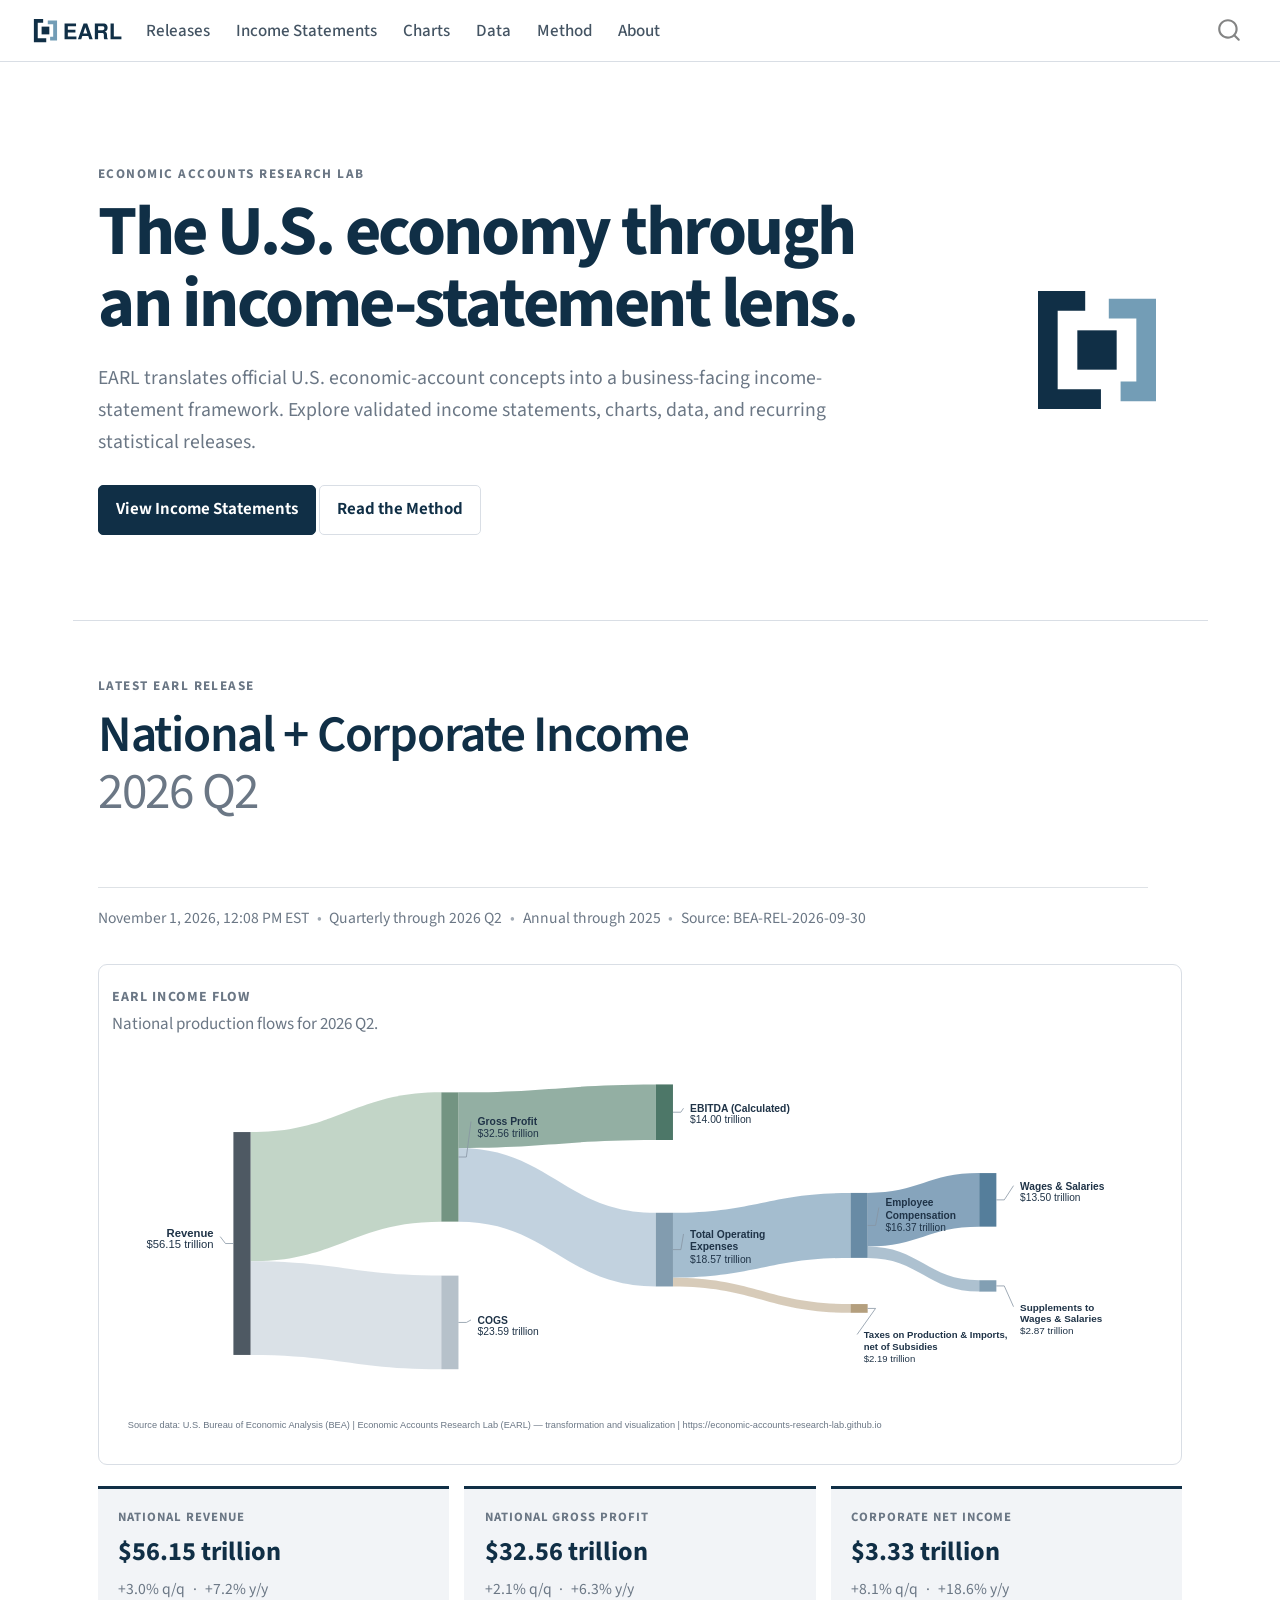
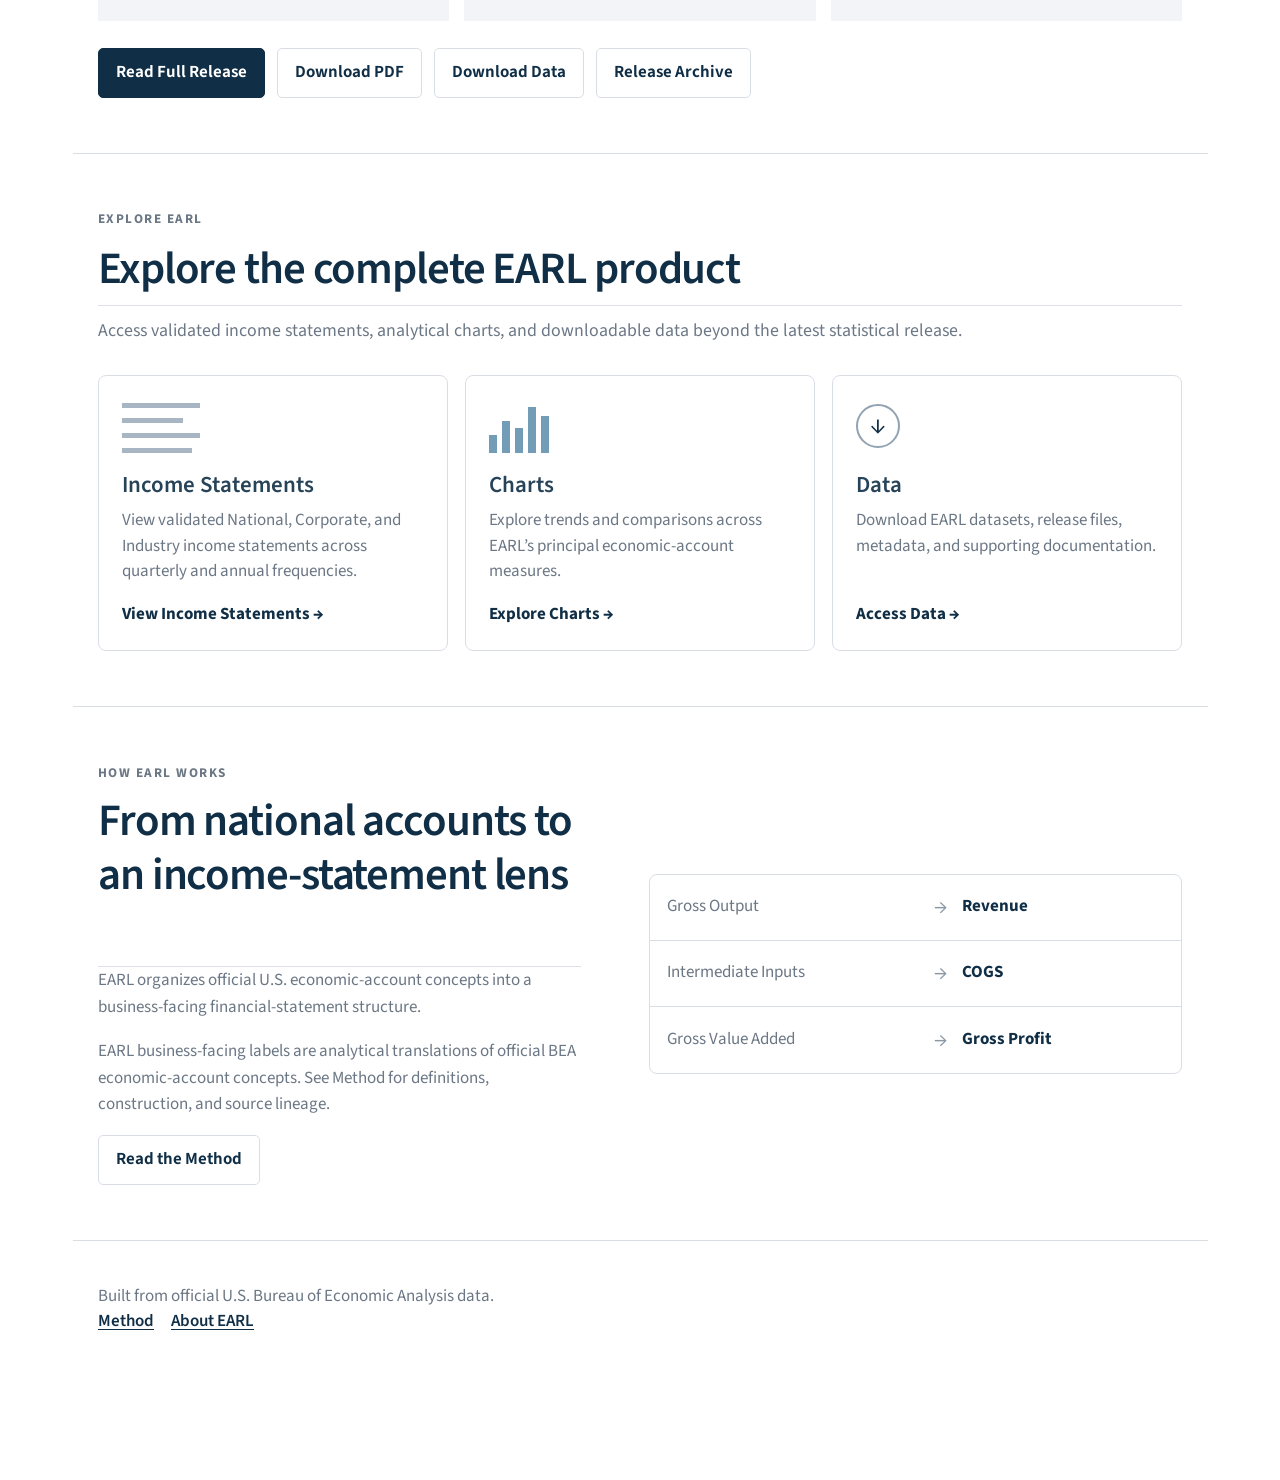
<file: index.html>
<!DOCTYPE html>
<html xmlns="http://www.w3.org/1999/xhtml" lang="en" xml:lang="en"><head>

<meta charset="utf-8">
<meta name="generator" content="quarto-1.9.38">

<meta name="viewport" content="width=device-width, initial-scale=1.0, user-scalable=yes">


<title>EARL</title>
<style>
/* Default styles provided by pandoc.
** See https://pandoc.org/MANUAL.html#variables-for-html for config info.
*/
code{white-space: pre-wrap;}
span.smallcaps{font-variant: small-caps;}
div.columns{display: flex; gap: min(4vw, 1.5em);}
div.column{flex: auto; overflow-x: auto;}
div.hanging-indent{margin-left: 1.5em; text-indent: -1.5em;}
ul.task-list{list-style: none;}
ul.task-list li input[type="checkbox"] {
  width: 0.8em;
  margin: 0 0.8em 0.2em -1em; /* quarto-specific, see https://github.com/quarto-dev/quarto-cli/issues/4556 */ 
  vertical-align: middle;
}
</style>


<script src="site_libs/quarto-nav/quarto-nav.js"></script>
<script src="site_libs/quarto-nav/headroom.min.js"></script>
<script src="site_libs/clipboard/clipboard.min.js"></script>
<script src="site_libs/quarto-search/autocomplete.umd.js"></script>
<script src="site_libs/quarto-search/fuse.min.js"></script>
<script src="site_libs/quarto-search/quarto-search.js"></script>
<meta name="quarto:offset" content="./">
<link href="./assets/brand/favicon.ico" rel="icon">
<script src="site_libs/quarto-html/quarto.js" type="module"></script>
<script src="site_libs/quarto-html/tabsets/tabsets.js" type="module"></script>
<script src="site_libs/quarto-html/popper.min.js"></script>
<script src="site_libs/quarto-html/tippy.umd.min.js"></script>
<script src="site_libs/quarto-html/anchor.min.js"></script>
<link href="site_libs/quarto-html/tippy.css" rel="stylesheet">
<link href="site_libs/quarto-html/quarto-syntax-highlighting-15634bcf2e68342d4ad2dfa704d543f6.css" rel="stylesheet" id="quarto-text-highlighting-styles">
<script src="site_libs/bootstrap/bootstrap.min.js"></script>
<link href="site_libs/bootstrap/bootstrap-icons.css" rel="stylesheet">
<link href="site_libs/bootstrap/bootstrap-a0f9fd0d421825b736dc1bbcbcba2219.min.css" rel="stylesheet" append-hash="true" id="quarto-bootstrap" data-mode="light">
<script id="quarto-search-options" type="application/json">{
  "location": "navbar",
  "copy-button": false,
  "collapse-after": 3,
  "panel-placement": "end",
  "type": "overlay",
  "limit": 50,
  "keyboard-shortcut": [
    "f",
    "/",
    "s"
  ],
  "show-item-context": false,
  "language": {
    "search-no-results-text": "No results",
    "search-matching-documents-text": "matching documents",
    "search-copy-link-title": "Copy link to search",
    "search-hide-matches-text": "Hide additional matches",
    "search-more-match-text": "more match in this document",
    "search-more-matches-text": "more matches in this document",
    "search-clear-button-title": "Clear",
    "search-text-placeholder": "",
    "search-detached-cancel-button-title": "Cancel",
    "search-submit-button-title": "Submit",
    "search-label": "Search"
  }
}</script>


<link rel="stylesheet" href="styles.css">
<link rel="stylesheet" href="styles/home.css">
<link rel="canonical" href="https://economic-accounts-research-lab.github.io/">
</head>

<body class="nav-fixed quarto-light">

<div id="quarto-search-results"></div>
  <header id="quarto-header" class="headroom fixed-top">
    <nav class="navbar navbar-expand-lg " data-bs-theme="dark">
      <div class="navbar-container container-fluid">
      <div class="navbar-brand-container mx-auto">
    <a href="./index.html" class="navbar-brand navbar-brand-logo">
    <img src="./assets/brand/brand-lockup-nav.svg" alt="EARL — Economic Accounts Research Lab" class="navbar-logo light-content">
    <img src="./assets/brand/brand-lockup-nav.svg" alt="EARL — Economic Accounts Research Lab" class="navbar-logo dark-content">
    </a>
  </div>
            <div id="quarto-search" class="" title="Search"></div>
          <button class="navbar-toggler" type="button" data-bs-toggle="collapse" data-bs-target="#navbarCollapse" aria-controls="navbarCollapse" role="menu" aria-expanded="false" aria-label="Toggle navigation" onclick="if (window.quartoToggleHeadroom) { window.quartoToggleHeadroom(); }">
  <span class="navbar-toggler-icon"></span>
</button>
          <div class="collapse navbar-collapse" id="navbarCollapse">
            <ul class="navbar-nav navbar-nav-scroll me-auto">
  <li class="nav-item">
    <a class="nav-link" href="./releases/index.html"> 
<span class="menu-text">Releases</span></a>
  </li>  
  <li class="nav-item">
    <a class="nav-link" href="./income-statements.html"> 
<span class="menu-text">Income Statements</span></a>
  </li>  
  <li class="nav-item">
    <a class="nav-link" href="./charts.html"> 
<span class="menu-text">Charts</span></a>
  </li>  
  <li class="nav-item">
    <a class="nav-link" href="./data.html"> 
<span class="menu-text">Data</span></a>
  </li>  
  <li class="nav-item">
    <a class="nav-link" href="./method.html"> 
<span class="menu-text">Method</span></a>
  </li>  
  <li class="nav-item">
    <a class="nav-link" href="./about.html"> 
<span class="menu-text">About</span></a>
  </li>  
</ul>
          </div> <!-- /navcollapse -->
            <div class="quarto-navbar-tools">
</div>
      </div> <!-- /container-fluid -->
    </nav>
</header>
<!-- content -->
<div id="quarto-content" class="quarto-container page-columns page-rows-contents page-layout-full page-navbar">
<!-- sidebar -->
<!-- margin-sidebar -->
    
<!-- main -->
<main class="content column-page" id="quarto-document-content"><header id="title-block-header" class="quarto-title-block"></header>




<div class="nisp-home">
<div class="nisp-home-hero">
<div class="nisp-home-inner nisp-home-hero-grid">
<div class="nisp-home-hero-content">
<div class="nisp-home-eyebrow">
Economic Accounts Research Lab
</div>
<h1>
The U.S. economy through an income-statement lens.
</h1>
<p class="nisp-home-hero-copy">
EARL translates official U.S. economic-account concepts into a business-facing income-statement framework. Explore validated income statements, charts, data, and recurring statistical releases.
</p>
<div class="nisp-home-hero-actions">
<p><a class="nisp-home-action nisp-home-action-primary" href="income-statements.html">View Income Statements</a> <a class="nisp-home-action nisp-home-action-secondary" href="method.html">Read the Method</a></p>
</div>
</div>
<div class="useal-home-symbol-wrap">
<p><img class="useal-home-symbol" src="assets/brand/brand-symbol.svg" alt="EARL symbol"></p>
</div>
</div>
</div>
<div class="nisp-home-section nisp-home-latest">
<div class="nisp-home-inner">
<div class="nisp-home-eyebrow">
Latest EARL Release
</div>
<div class="nisp-home-release-heading">
<h2 class="anchored">
National + Corporate Income <span class="nisp-home-release-period">2026 Q2</span>
</h2>
</div>
<div class="nisp-home-release-meta">
<span>November 1, 2026, 12:08 PM EST</span><span class="nisp-home-meta-dot" aria-hidden="true">•</span><span>Quarterly through 2026 Q2</span><span class="nisp-home-meta-dot" aria-hidden="true">•</span><span>Annual through 2025</span><span class="nisp-home-meta-dot" aria-hidden="true">•</span><span>Source: BEA-REL-2026-09-30</span>
</div>
<div class="nisp-home-featured">
<div class="nisp-home-featured-heading">
EARL Income Flow
</div>
<p class="nisp-home-featured-subhead">
National production flows for 2026 Q2.
</p>
<div class="nisp-home-sankey-wrap">
<div class="cell">
<div class="cell-output-display">
<div>
<figure class="figure">
<p><img src="assets/home/income-flow.svg" class="img-fluid figure-img" style="width:100.0%" alt="EARL Income Flow showing National Revenue flowing to Gross Profit and COGS; Gross Profit flowing to EBITDA (Calculated) and Total Operating Expenses; Total Operating Expenses flowing to Employee Compensation and production taxes net of subsidies; and Employee Compensation flowing to wages and supplements."></p>
</figure>
</div>
</div>
</div>
</div>
<div class="nisp-home-mobile-flow" aria-label="Compact EARL Income Flow">
<div class="nisp-home-mobile-flow-item is-revenue">
<span>Revenue</span><strong>$56.15 trillion</strong>
</div>
<div class="nisp-home-mobile-flow-branch">
<div class="nisp-home-mobile-flow-item is-profit">
<span>Gross Profit</span><strong>$32.56 trillion</strong>
</div>
<div class="nisp-home-mobile-flow-item is-cost">
<span>COGS</span><strong>$23.59 trillion</strong>
</div>
</div>
<div class="nisp-home-mobile-flow-branch is-secondary">
<div class="nisp-home-mobile-flow-item is-profit">
<span>EBITDA (Calculated)</span><strong>$14.00 trillion</strong>
</div>
<div class="nisp-home-mobile-flow-item is-cost">
<span>Operating Expenses</span><strong>$18.57 trillion</strong>
</div>
</div>
</div>
</div>
<div class="nisp-home-highlights">
<article class="nisp-home-highlight">
<div class="nisp-home-highlight-label">
National Revenue
</div>
<div class="nisp-home-highlight-value">
$56.15 trillion
</div>
<div class="nisp-home-highlight-change">
+3.0% q/q<span class="nisp-home-highlight-sep" aria-hidden="true">·</span>+7.2% y/y
</div>
</article>
<article class="nisp-home-highlight">
<div class="nisp-home-highlight-label">
National Gross Profit
</div>
<div class="nisp-home-highlight-value">
$32.56 trillion
</div>
<div class="nisp-home-highlight-change">
+2.1% q/q<span class="nisp-home-highlight-sep" aria-hidden="true">·</span>+6.3% y/y
</div>
</article>
<article class="nisp-home-highlight">
<div class="nisp-home-highlight-label">
Corporate Net Income
</div>
<div class="nisp-home-highlight-value">
$3.33 trillion
</div>
<div class="nisp-home-highlight-change">
+8.1% q/q<span class="nisp-home-highlight-sep" aria-hidden="true">·</span>+18.6% y/y
</div>
</article>
</div>
<div class="nisp-home-release-actions">
<a class="nisp-home-action nisp-home-action-primary" href="releases/national-corporate-income.html">Read Full Release</a><a class="nisp-home-action nisp-home-action-secondary" href="releases/statistical/NC-2026Q2-v1.0/release.pdf">Download PDF</a><a class="nisp-home-action nisp-home-action-secondary" href="data.html">Download Data</a><a class="nisp-home-action nisp-home-action-secondary" href="releases/index.html">Release Archive</a>
</div>
</div>
</div>
<div class="nisp-home-section">
<div class="nisp-home-inner">
<div class="nisp-home-eyebrow">
Explore EARL
</div>
<h2 class="nisp-home-section-heading anchored">
Explore the complete EARL product
</h2>
<p class="nisp-home-section-copy">
Access validated income statements, analytical charts, and downloadable data beyond the latest statistical release.
</p>
<div class="nisp-home-product-grid">
<article class="nisp-home-product-card">
<div class="nisp-home-card-visual nisp-home-card-table" aria-hidden="true">
<span></span><span></span><span></span><span></span>
</div>
<h3 class="anchored">
Income Statements
</h3>
<p>
View validated National, Corporate, and Industry income statements across quarterly and annual frequencies.
</p>
<a class="nisp-home-card-link" href="income-statements.html">View Income Statements →</a>
</article>
<article class="nisp-home-product-card">
<div class="nisp-home-card-visual nisp-home-card-chart" aria-hidden="true">
<span></span><span></span><span></span><span></span><span></span>
</div>
<h3 class="anchored">
Charts
</h3>
<p>
Explore trends and comparisons across EARL’s principal economic-account measures.
</p>
<a class="nisp-home-card-link" href="charts.html">Explore Charts →</a>
</article>
<article class="nisp-home-product-card">
<div class="nisp-home-card-visual nisp-home-card-data" aria-hidden="true">

</div>
<h3 class="anchored">
Data
</h3>
<p>
Download EARL datasets, release files, metadata, and supporting documentation.
</p>
<a class="nisp-home-card-link" href="data.html">Access Data →</a>
</article>
</div>
</div>
</div>
<div class="nisp-home-section">
<div class="nisp-home-inner">
<div class="nisp-home-method-grid">
<div class="nisp-home-method-copy">
<div class="nisp-home-eyebrow">
How EARL Works
</div>
<h2 class="nisp-home-section-heading anchored">
From national accounts to an income-statement lens
</h2>
<p>
EARL organizes official U.S. economic-account concepts into a business-facing financial-statement structure.
</p>
<p>
EARL business-facing labels are analytical translations of official BEA economic-account concepts. See Method for definitions, construction, and source lineage.
</p>
<a class="nisp-home-action nisp-home-action-secondary" href="method.html">Read the Method</a>
</div>
<div class="nisp-home-translation" aria-label="Examples of EARL business-facing translations">
<div class="nisp-home-translation-row">
<span class="nisp-home-translation-source">Gross Output</span><span class="nisp-home-translation-arrow">→</span><span class="nisp-home-translation-target">Revenue</span>
</div>
<div class="nisp-home-translation-row">
<span class="nisp-home-translation-source">Intermediate Inputs</span><span class="nisp-home-translation-arrow">→</span><span class="nisp-home-translation-target">COGS</span>
</div>
<div class="nisp-home-translation-row">
<span class="nisp-home-translation-source">Gross Value Added</span><span class="nisp-home-translation-arrow">→</span><span class="nisp-home-translation-target">Gross Profit</span>
</div>
</div>
</div>
</div>
</div>
<div class="nisp-home-credibility">
<div class="nisp-home-inner">
<div class="nisp-home-credibility-row">
<p><span>Built from official U.S. Bureau of Economic Analysis data.</span> <span class="nisp-home-credibility-links"><a href="method.html">Method</a><a href="about.html">About EARL</a></span></p>
</div>
</div>
</div>
</div>



</main> <!-- /main -->
<script id="quarto-html-after-body" type="application/javascript">
  window.document.addEventListener("DOMContentLoaded", function (event) {
    const icon = "";
    const anchorJS = new window.AnchorJS();
    anchorJS.options = {
      placement: 'right',
      icon: icon
    };
    anchorJS.add('.anchored');
    const isCodeAnnotation = (el) => {
      for (const clz of el.classList) {
        if (clz.startsWith('code-annotation-')) {                     
          return true;
        }
      }
      return false;
    }
    const onCopySuccess = function(e) {
      // button target
      const button = e.trigger;
      // don't keep focus
      button.blur();
      // flash "checked"
      button.classList.add('code-copy-button-checked');
      var currentTitle = button.getAttribute("title");
      button.setAttribute("title", "Copied!");
      let tooltip;
      if (window.bootstrap) {
        button.setAttribute("data-bs-toggle", "tooltip");
        button.setAttribute("data-bs-placement", "left");
        button.setAttribute("data-bs-title", "Copied!");
        tooltip = new bootstrap.Tooltip(button, 
          { trigger: "manual", 
            customClass: "code-copy-button-tooltip",
            offset: [0, -8]});
        tooltip.show();    
      }
      setTimeout(function() {
        if (tooltip) {
          tooltip.hide();
          button.removeAttribute("data-bs-title");
          button.removeAttribute("data-bs-toggle");
          button.removeAttribute("data-bs-placement");
        }
        button.setAttribute("title", currentTitle);
        button.classList.remove('code-copy-button-checked');
      }, 1000);
      // clear code selection
      e.clearSelection();
    }
    const getTextToCopy = function(trigger) {
      const outerScaffold = trigger.parentElement.cloneNode(true);
      const codeEl = outerScaffold.querySelector('code');
      for (const childEl of codeEl.children) {
        if (isCodeAnnotation(childEl)) {
          childEl.remove();
        }
      }
      return codeEl.innerText;
    }
    const clipboard = new window.ClipboardJS('.code-copy-button:not([data-in-quarto-modal])', {
      text: getTextToCopy
    });
    clipboard.on('success', onCopySuccess);
    if (window.document.getElementById('quarto-embedded-source-code-modal')) {
      const clipboardModal = new window.ClipboardJS('.code-copy-button[data-in-quarto-modal]', {
        text: getTextToCopy,
        container: window.document.getElementById('quarto-embedded-source-code-modal')
      });
      clipboardModal.on('success', onCopySuccess);
    }
      var localhostRegex = new RegExp(/^(?:http|https):\/\/localhost\:?[0-9]*\//);
      var mailtoRegex = new RegExp(/^mailto:/);
        var filterRegex = new RegExp("https:\/\/economic-accounts-research-lab\.github\.io");
      var isInternal = (href) => {
          return filterRegex.test(href) || localhostRegex.test(href) || mailtoRegex.test(href);
      }
      // Inspect non-navigation links and adorn them if external
     var links = window.document.querySelectorAll('a[href]:not(.nav-link):not(.navbar-brand):not(.toc-action):not(.sidebar-link):not(.sidebar-item-toggle):not(.pagination-link):not(.no-external):not([aria-hidden]):not(.dropdown-item):not(.quarto-navigation-tool):not(.about-link)');
      for (var i=0; i<links.length; i++) {
        const link = links[i];
        if (!isInternal(link.href)) {
          // undo the damage that might have been done by quarto-nav.js in the case of
          // links that we want to consider external
          if (link.dataset.originalHref !== undefined) {
            link.href = link.dataset.originalHref;
          }
        }
      }
    function tippyHover(el, contentFn, onTriggerFn, onUntriggerFn) {
      const config = {
        allowHTML: true,
        maxWidth: 500,
        delay: 100,
        arrow: false,
        appendTo: function(el) {
            return el.parentElement;
        },
        interactive: true,
        interactiveBorder: 10,
        theme: 'quarto',
        placement: 'bottom-start',
      };
      if (contentFn) {
        config.content = contentFn;
      }
      if (onTriggerFn) {
        config.onTrigger = onTriggerFn;
      }
      if (onUntriggerFn) {
        config.onUntrigger = onUntriggerFn;
      }
      window.tippy(el, config); 
    }
    const noterefs = window.document.querySelectorAll('a[role="doc-noteref"]');
    for (var i=0; i<noterefs.length; i++) {
      const ref = noterefs[i];
      tippyHover(ref, function() {
        // use id or data attribute instead here
        let href = ref.getAttribute('data-footnote-href') || ref.getAttribute('href');
        try { href = new URL(href).hash; } catch {}
        const id = href.replace(/^#\/?/, "");
        const note = window.document.getElementById(id);
        if (note) {
          return note.innerHTML;
        } else {
          return "";
        }
      });
    }
    const xrefs = window.document.querySelectorAll('a.quarto-xref');
    const processXRef = (id, note) => {
      // Strip column container classes
      const stripColumnClz = (el) => {
        el.classList.remove("page-full", "page-columns");
        if (el.children) {
          for (const child of el.children) {
            stripColumnClz(child);
          }
        }
      }
      stripColumnClz(note)
      if (id === null || id.startsWith('sec-')) {
        // Special case sections, only their first couple elements
        const container = document.createElement("div");
        if (note.children && note.children.length > 2) {
          container.appendChild(note.children[0].cloneNode(true));
          for (let i = 1; i < note.children.length; i++) {
            const child = note.children[i];
            if (child.tagName === "P" && child.innerText === "") {
              continue;
            } else {
              container.appendChild(child.cloneNode(true));
              break;
            }
          }
          if (window.Quarto?.typesetMath) {
            window.Quarto.typesetMath(container);
          }
          return container.innerHTML
        } else {
          if (window.Quarto?.typesetMath) {
            window.Quarto.typesetMath(note);
          }
          return note.innerHTML;
        }
      } else {
        // Remove any anchor links if they are present
        const anchorLink = note.querySelector('a.anchorjs-link');
        if (anchorLink) {
          anchorLink.remove();
        }
        if (window.Quarto?.typesetMath) {
          window.Quarto.typesetMath(note);
        }
        if (note.classList.contains("callout")) {
          return note.outerHTML;
        } else {
          return note.innerHTML;
        }
      }
    }
    for (var i=0; i<xrefs.length; i++) {
      const xref = xrefs[i];
      tippyHover(xref, undefined, function(instance) {
        instance.disable();
        let url = xref.getAttribute('href');
        let hash = undefined; 
        if (url.startsWith('#')) {
          hash = url;
        } else {
          try { hash = new URL(url).hash; } catch {}
        }
        if (hash) {
          const id = hash.replace(/^#\/?/, "");
          const note = window.document.getElementById(id);
          if (note !== null) {
            try {
              const html = processXRef(id, note.cloneNode(true));
              instance.setContent(html);
            } finally {
              instance.enable();
              instance.show();
            }
          } else {
            // See if we can fetch this
            fetch(url.split('#')[0])
            .then(res => res.text())
            .then(html => {
              const parser = new DOMParser();
              const htmlDoc = parser.parseFromString(html, "text/html");
              const note = htmlDoc.getElementById(id);
              if (note !== null) {
                const html = processXRef(id, note);
                instance.setContent(html);
              } 
            }).finally(() => {
              instance.enable();
              instance.show();
            });
          }
        } else {
          // See if we can fetch a full url (with no hash to target)
          // This is a special case and we should probably do some content thinning / targeting
          fetch(url)
          .then(res => res.text())
          .then(html => {
            const parser = new DOMParser();
            const htmlDoc = parser.parseFromString(html, "text/html");
            const note = htmlDoc.querySelector('main.content');
            if (note !== null) {
              // This should only happen for chapter cross references
              // (since there is no id in the URL)
              // remove the first header
              if (note.children.length > 0 && note.children[0].tagName === "HEADER") {
                note.children[0].remove();
              }
              const html = processXRef(null, note);
              instance.setContent(html);
            } 
          }).finally(() => {
            instance.enable();
            instance.show();
          });
        }
      }, function(instance) {
      });
    }
        let selectedAnnoteEl;
        const selectorForAnnotation = ( cell, annotation) => {
          let cellAttr = 'data-code-cell="' + cell + '"';
          let lineAttr = 'data-code-annotation="' +  annotation + '"';
          const selector = 'span[' + cellAttr + '][' + lineAttr + ']';
          return selector;
        }
        const selectCodeLines = (annoteEl) => {
          const doc = window.document;
          const targetCell = annoteEl.getAttribute("data-target-cell");
          const targetAnnotation = annoteEl.getAttribute("data-target-annotation");
          const annoteSpan = window.document.querySelector(selectorForAnnotation(targetCell, targetAnnotation));
          const lines = annoteSpan.getAttribute("data-code-lines").split(",");
          const lineIds = lines.map((line) => {
            return targetCell + "-" + line;
          })
          let top = null;
          let height = null;
          let parent = null;
          if (lineIds.length > 0) {
              //compute the position of the single el (top and bottom and make a div)
              const el = window.document.getElementById(lineIds[0]);
              top = el.offsetTop;
              height = el.offsetHeight;
              parent = el.parentElement.parentElement;
            if (lineIds.length > 1) {
              const lastEl = window.document.getElementById(lineIds[lineIds.length - 1]);
              const bottom = lastEl.offsetTop + lastEl.offsetHeight;
              height = bottom - top;
            }
            if (top !== null && height !== null && parent !== null) {
              // cook up a div (if necessary) and position it 
              let div = window.document.getElementById("code-annotation-line-highlight");
              if (div === null) {
                div = window.document.createElement("div");
                div.setAttribute("id", "code-annotation-line-highlight");
                div.style.position = 'absolute';
                parent.appendChild(div);
              }
              div.style.top = top - 2 + "px";
              div.style.height = height + 4 + "px";
              div.style.left = 0;
              let gutterDiv = window.document.getElementById("code-annotation-line-highlight-gutter");
              if (gutterDiv === null) {
                gutterDiv = window.document.createElement("div");
                gutterDiv.setAttribute("id", "code-annotation-line-highlight-gutter");
                gutterDiv.style.position = 'absolute';
                const codeCell = window.document.getElementById(targetCell);
                const gutter = codeCell.querySelector('.code-annotation-gutter');
                gutter.appendChild(gutterDiv);
              }
              gutterDiv.style.top = top - 2 + "px";
              gutterDiv.style.height = height + 4 + "px";
            }
            selectedAnnoteEl = annoteEl;
          }
        };
        const unselectCodeLines = () => {
          const elementsIds = ["code-annotation-line-highlight", "code-annotation-line-highlight-gutter"];
          elementsIds.forEach((elId) => {
            const div = window.document.getElementById(elId);
            if (div) {
              div.remove();
            }
          });
          selectedAnnoteEl = undefined;
        };
          // Handle positioning of the toggle
      window.addEventListener(
        "resize",
        throttle(() => {
          elRect = undefined;
          if (selectedAnnoteEl) {
            selectCodeLines(selectedAnnoteEl);
          }
        }, 10)
      );
      function throttle(fn, ms) {
      let throttle = false;
      let timer;
        return (...args) => {
          if(!throttle) { // first call gets through
              fn.apply(this, args);
              throttle = true;
          } else { // all the others get throttled
              if(timer) clearTimeout(timer); // cancel #2
              timer = setTimeout(() => {
                fn.apply(this, args);
                timer = throttle = false;
              }, ms);
          }
        };
      }
        // Attach click handler to the DT
        const annoteDls = window.document.querySelectorAll('dt[data-target-cell]');
        for (const annoteDlNode of annoteDls) {
          annoteDlNode.addEventListener('click', (event) => {
            const clickedEl = event.target;
            if (clickedEl !== selectedAnnoteEl) {
              unselectCodeLines();
              const activeEl = window.document.querySelector('dt[data-target-cell].code-annotation-active');
              if (activeEl) {
                activeEl.classList.remove('code-annotation-active');
              }
              selectCodeLines(clickedEl);
              clickedEl.classList.add('code-annotation-active');
            } else {
              // Unselect the line
              unselectCodeLines();
              clickedEl.classList.remove('code-annotation-active');
            }
          });
        }
    const findCites = (el) => {
      const parentEl = el.parentElement;
      if (parentEl) {
        const cites = parentEl.dataset.cites;
        if (cites) {
          return {
            el,
            cites: cites.split(' ')
          };
        } else {
          return findCites(el.parentElement)
        }
      } else {
        return undefined;
      }
    };
    var bibliorefs = window.document.querySelectorAll('a[role="doc-biblioref"]');
    for (var i=0; i<bibliorefs.length; i++) {
      const ref = bibliorefs[i];
      const citeInfo = findCites(ref);
      if (citeInfo) {
        tippyHover(citeInfo.el, function() {
          var popup = window.document.createElement('div');
          citeInfo.cites.forEach(function(cite) {
            var citeDiv = window.document.createElement('div');
            citeDiv.classList.add('hanging-indent');
            citeDiv.classList.add('csl-entry');
            var biblioDiv = window.document.getElementById('ref-' + cite);
            if (biblioDiv) {
              citeDiv.innerHTML = biblioDiv.innerHTML;
            }
            popup.appendChild(citeDiv);
          });
          return popup.innerHTML;
        });
      }
    }
  });
  </script>
</div> <!-- /content -->




</body></html>
</file>
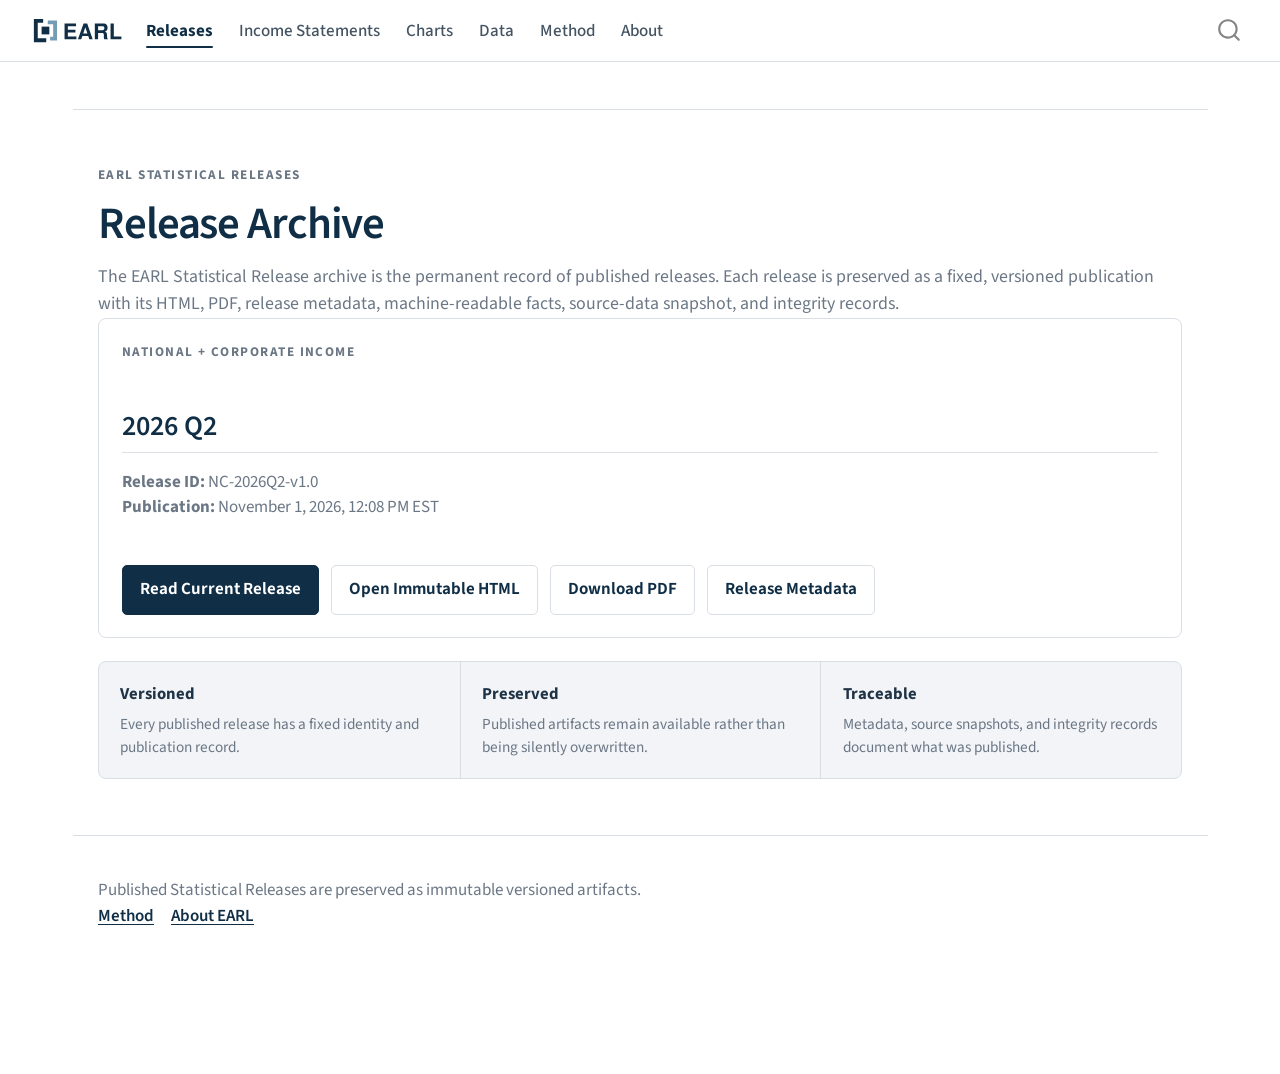
<file: releases/index.html>
<!DOCTYPE html>
<html xmlns="http://www.w3.org/1999/xhtml" lang="en" xml:lang="en"><head>

<meta charset="utf-8">
<meta name="generator" content="quarto-1.9.38">

<meta name="viewport" content="width=device-width, initial-scale=1.0, user-scalable=yes">


<title>Statistical Release Archive – EARL</title>
<style>
/* Default styles provided by pandoc.
** See https://pandoc.org/MANUAL.html#variables-for-html for config info.
*/
code{white-space: pre-wrap;}
span.smallcaps{font-variant: small-caps;}
div.columns{display: flex; gap: min(4vw, 1.5em);}
div.column{flex: auto; overflow-x: auto;}
div.hanging-indent{margin-left: 1.5em; text-indent: -1.5em;}
ul.task-list{list-style: none;}
ul.task-list li input[type="checkbox"] {
  width: 0.8em;
  margin: 0 0.8em 0.2em -1em; /* quarto-specific, see https://github.com/quarto-dev/quarto-cli/issues/4556 */ 
  vertical-align: middle;
}
</style>


<script src="../site_libs/quarto-nav/quarto-nav.js"></script>
<script src="../site_libs/quarto-nav/headroom.min.js"></script>
<script src="../site_libs/clipboard/clipboard.min.js"></script>
<script src="../site_libs/quarto-search/autocomplete.umd.js"></script>
<script src="../site_libs/quarto-search/fuse.min.js"></script>
<script src="../site_libs/quarto-search/quarto-search.js"></script>
<meta name="quarto:offset" content="../">
<link href="../assets/brand/favicon.ico" rel="icon">
<script src="../site_libs/quarto-html/quarto.js" type="module"></script>
<script src="../site_libs/quarto-html/tabsets/tabsets.js" type="module"></script>
<script src="../site_libs/quarto-html/popper.min.js"></script>
<script src="../site_libs/quarto-html/tippy.umd.min.js"></script>
<script src="../site_libs/quarto-html/anchor.min.js"></script>
<link href="../site_libs/quarto-html/tippy.css" rel="stylesheet">
<link href="../site_libs/quarto-html/quarto-syntax-highlighting-15634bcf2e68342d4ad2dfa704d543f6.css" rel="stylesheet" id="quarto-text-highlighting-styles">
<script src="../site_libs/bootstrap/bootstrap.min.js"></script>
<link href="../site_libs/bootstrap/bootstrap-icons.css" rel="stylesheet">
<link href="../site_libs/bootstrap/bootstrap-a0f9fd0d421825b736dc1bbcbcba2219.min.css" rel="stylesheet" append-hash="true" id="quarto-bootstrap" data-mode="light">
<script id="quarto-search-options" type="application/json">{
  "location": "navbar",
  "copy-button": false,
  "collapse-after": 3,
  "panel-placement": "end",
  "type": "overlay",
  "limit": 50,
  "keyboard-shortcut": [
    "f",
    "/",
    "s"
  ],
  "show-item-context": false,
  "language": {
    "search-no-results-text": "No results",
    "search-matching-documents-text": "matching documents",
    "search-copy-link-title": "Copy link to search",
    "search-hide-matches-text": "Hide additional matches",
    "search-more-match-text": "more match in this document",
    "search-more-matches-text": "more matches in this document",
    "search-clear-button-title": "Clear",
    "search-text-placeholder": "",
    "search-detached-cancel-button-title": "Cancel",
    "search-submit-button-title": "Submit",
    "search-label": "Search"
  }
}</script>


<link rel="stylesheet" href="../styles.css">
<link rel="stylesheet" href="../styles/home.css">
<link rel="stylesheet" href="../styles/release-archive.css">
<link rel="canonical" href="https://economic-accounts-research-lab.github.io/releases/">
</head>

<body class="nav-fixed quarto-light">

<div id="quarto-search-results"></div>
  <header id="quarto-header" class="headroom fixed-top">
    <nav class="navbar navbar-expand-lg " data-bs-theme="dark">
      <div class="navbar-container container-fluid">
      <div class="navbar-brand-container mx-auto">
    <a href="../index.html" class="navbar-brand navbar-brand-logo">
    <img src="../assets/brand/brand-lockup-nav.svg" alt="EARL — Economic Accounts Research Lab" class="navbar-logo light-content">
    <img src="../assets/brand/brand-lockup-nav.svg" alt="EARL — Economic Accounts Research Lab" class="navbar-logo dark-content">
    </a>
  </div>
            <div id="quarto-search" class="" title="Search"></div>
          <button class="navbar-toggler" type="button" data-bs-toggle="collapse" data-bs-target="#navbarCollapse" aria-controls="navbarCollapse" role="menu" aria-expanded="false" aria-label="Toggle navigation" onclick="if (window.quartoToggleHeadroom) { window.quartoToggleHeadroom(); }">
  <span class="navbar-toggler-icon"></span>
</button>
          <div class="collapse navbar-collapse" id="navbarCollapse">
            <ul class="navbar-nav navbar-nav-scroll me-auto">
  <li class="nav-item">
    <a class="nav-link active" href="../releases/index.html" aria-current="page"> 
<span class="menu-text">Releases</span></a>
  </li>  
  <li class="nav-item">
    <a class="nav-link" href="../income-statements.html"> 
<span class="menu-text">Income Statements</span></a>
  </li>  
  <li class="nav-item">
    <a class="nav-link" href="../charts.html"> 
<span class="menu-text">Charts</span></a>
  </li>  
  <li class="nav-item">
    <a class="nav-link" href="../data.html"> 
<span class="menu-text">Data</span></a>
  </li>  
  <li class="nav-item">
    <a class="nav-link" href="../method.html"> 
<span class="menu-text">Method</span></a>
  </li>  
  <li class="nav-item">
    <a class="nav-link" href="../about.html"> 
<span class="menu-text">About</span></a>
  </li>  
</ul>
          </div> <!-- /navcollapse -->
            <div class="quarto-navbar-tools">
</div>
      </div> <!-- /container-fluid -->
    </nav>
</header>
<!-- content -->
<div id="quarto-content" class="quarto-container page-columns page-rows-contents page-layout-full page-navbar">
<!-- sidebar -->
<!-- margin-sidebar -->
    
<!-- main -->
<main class="content column-page" id="quarto-document-content"><header id="title-block-header" class="quarto-title-block"></header>




<!-- project-identity-managed: abbreviation=EARL; full_name=Economic Accounts Research Lab -->
<div class="nisp-home">
<div class="nisp-home-section">
<div class="nisp-home-inner">
<div class="nisp-home-eyebrow">
EARL Statistical Releases
</div>
<h1 class="nisp-home-section-heading">
Release Archive
</h1>
<p class="nisp-home-section-copy">
The EARL Statistical Release archive is the permanent record of published releases. Each release is preserved as a fixed, versioned publication with its HTML, PDF, release metadata, machine-readable facts, source-data snapshot, and integrity records.
</p>
<article class="nisp-home-product-card">
<div class="nisp-home-eyebrow">
National + Corporate Income
</div>
<h2 class="anchored">
2026 Q2
</h2>
<p>
<strong>Release ID:</strong> NC-2026Q2-v1.0<br><strong>Publication:</strong> November 1, 2026, 12:08 PM EST
</p>
<div class="nisp-home-release-actions">
<a class="nisp-home-action nisp-home-action-primary" href="national-corporate-income.html">Read Current Release</a><a class="nisp-home-action nisp-home-action-secondary" href="statistical/NC-2026Q2-v1.0/release.html">Open Immutable HTML</a><a class="nisp-home-action nisp-home-action-secondary" href="statistical/NC-2026Q2-v1.0/release.pdf">Download PDF</a><a class="nisp-home-action nisp-home-action-secondary" href="statistical/NC-2026Q2-v1.0/data/release-metadata.csv">Release Metadata</a>
</div>
</article>
<div class="nisp-release-archive-principles" aria-label="Statistical Release archive principles">

  <div class="nisp-release-archive-principle">
    <strong>Versioned</strong>
    <span>Every published release has a fixed identity and publication record.</span>
  </div>

  <div class="nisp-release-archive-principle">
    <strong>Preserved</strong>
    <span>Published artifacts remain available rather than being silently overwritten.</span>
  </div>

  <div class="nisp-release-archive-principle">
    <strong>Traceable</strong>
    <span>Metadata, source snapshots, and integrity records document what was published.</span>
  </div>

</div>
</div>
</div>
<div class="nisp-home-credibility">
<div class="nisp-home-inner">
<div class="nisp-home-credibility-row">
<p><span>Published Statistical Releases are preserved as immutable versioned artifacts.</span> <span class="nisp-home-credibility-links"><a href="../method.html">Method</a><a href="../about.html">About EARL</a></span></p>
</div>
</div>
</div>
</div>



</main> <!-- /main -->
<script id="quarto-html-after-body" type="application/javascript">
  window.document.addEventListener("DOMContentLoaded", function (event) {
    const icon = "";
    const anchorJS = new window.AnchorJS();
    anchorJS.options = {
      placement: 'right',
      icon: icon
    };
    anchorJS.add('.anchored');
    const isCodeAnnotation = (el) => {
      for (const clz of el.classList) {
        if (clz.startsWith('code-annotation-')) {                     
          return true;
        }
      }
      return false;
    }
    const onCopySuccess = function(e) {
      // button target
      const button = e.trigger;
      // don't keep focus
      button.blur();
      // flash "checked"
      button.classList.add('code-copy-button-checked');
      var currentTitle = button.getAttribute("title");
      button.setAttribute("title", "Copied!");
      let tooltip;
      if (window.bootstrap) {
        button.setAttribute("data-bs-toggle", "tooltip");
        button.setAttribute("data-bs-placement", "left");
        button.setAttribute("data-bs-title", "Copied!");
        tooltip = new bootstrap.Tooltip(button, 
          { trigger: "manual", 
            customClass: "code-copy-button-tooltip",
            offset: [0, -8]});
        tooltip.show();    
      }
      setTimeout(function() {
        if (tooltip) {
          tooltip.hide();
          button.removeAttribute("data-bs-title");
          button.removeAttribute("data-bs-toggle");
          button.removeAttribute("data-bs-placement");
        }
        button.setAttribute("title", currentTitle);
        button.classList.remove('code-copy-button-checked');
      }, 1000);
      // clear code selection
      e.clearSelection();
    }
    const getTextToCopy = function(trigger) {
      const outerScaffold = trigger.parentElement.cloneNode(true);
      const codeEl = outerScaffold.querySelector('code');
      for (const childEl of codeEl.children) {
        if (isCodeAnnotation(childEl)) {
          childEl.remove();
        }
      }
      return codeEl.innerText;
    }
    const clipboard = new window.ClipboardJS('.code-copy-button:not([data-in-quarto-modal])', {
      text: getTextToCopy
    });
    clipboard.on('success', onCopySuccess);
    if (window.document.getElementById('quarto-embedded-source-code-modal')) {
      const clipboardModal = new window.ClipboardJS('.code-copy-button[data-in-quarto-modal]', {
        text: getTextToCopy,
        container: window.document.getElementById('quarto-embedded-source-code-modal')
      });
      clipboardModal.on('success', onCopySuccess);
    }
      var localhostRegex = new RegExp(/^(?:http|https):\/\/localhost\:?[0-9]*\//);
      var mailtoRegex = new RegExp(/^mailto:/);
        var filterRegex = new RegExp("https:\/\/economic-accounts-research-lab\.github\.io");
      var isInternal = (href) => {
          return filterRegex.test(href) || localhostRegex.test(href) || mailtoRegex.test(href);
      }
      // Inspect non-navigation links and adorn them if external
     var links = window.document.querySelectorAll('a[href]:not(.nav-link):not(.navbar-brand):not(.toc-action):not(.sidebar-link):not(.sidebar-item-toggle):not(.pagination-link):not(.no-external):not([aria-hidden]):not(.dropdown-item):not(.quarto-navigation-tool):not(.about-link)');
      for (var i=0; i<links.length; i++) {
        const link = links[i];
        if (!isInternal(link.href)) {
          // undo the damage that might have been done by quarto-nav.js in the case of
          // links that we want to consider external
          if (link.dataset.originalHref !== undefined) {
            link.href = link.dataset.originalHref;
          }
        }
      }
    function tippyHover(el, contentFn, onTriggerFn, onUntriggerFn) {
      const config = {
        allowHTML: true,
        maxWidth: 500,
        delay: 100,
        arrow: false,
        appendTo: function(el) {
            return el.parentElement;
        },
        interactive: true,
        interactiveBorder: 10,
        theme: 'quarto',
        placement: 'bottom-start',
      };
      if (contentFn) {
        config.content = contentFn;
      }
      if (onTriggerFn) {
        config.onTrigger = onTriggerFn;
      }
      if (onUntriggerFn) {
        config.onUntrigger = onUntriggerFn;
      }
      window.tippy(el, config); 
    }
    const noterefs = window.document.querySelectorAll('a[role="doc-noteref"]');
    for (var i=0; i<noterefs.length; i++) {
      const ref = noterefs[i];
      tippyHover(ref, function() {
        // use id or data attribute instead here
        let href = ref.getAttribute('data-footnote-href') || ref.getAttribute('href');
        try { href = new URL(href).hash; } catch {}
        const id = href.replace(/^#\/?/, "");
        const note = window.document.getElementById(id);
        if (note) {
          return note.innerHTML;
        } else {
          return "";
        }
      });
    }
    const xrefs = window.document.querySelectorAll('a.quarto-xref');
    const processXRef = (id, note) => {
      // Strip column container classes
      const stripColumnClz = (el) => {
        el.classList.remove("page-full", "page-columns");
        if (el.children) {
          for (const child of el.children) {
            stripColumnClz(child);
          }
        }
      }
      stripColumnClz(note)
      if (id === null || id.startsWith('sec-')) {
        // Special case sections, only their first couple elements
        const container = document.createElement("div");
        if (note.children && note.children.length > 2) {
          container.appendChild(note.children[0].cloneNode(true));
          for (let i = 1; i < note.children.length; i++) {
            const child = note.children[i];
            if (child.tagName === "P" && child.innerText === "") {
              continue;
            } else {
              container.appendChild(child.cloneNode(true));
              break;
            }
          }
          if (window.Quarto?.typesetMath) {
            window.Quarto.typesetMath(container);
          }
          return container.innerHTML
        } else {
          if (window.Quarto?.typesetMath) {
            window.Quarto.typesetMath(note);
          }
          return note.innerHTML;
        }
      } else {
        // Remove any anchor links if they are present
        const anchorLink = note.querySelector('a.anchorjs-link');
        if (anchorLink) {
          anchorLink.remove();
        }
        if (window.Quarto?.typesetMath) {
          window.Quarto.typesetMath(note);
        }
        if (note.classList.contains("callout")) {
          return note.outerHTML;
        } else {
          return note.innerHTML;
        }
      }
    }
    for (var i=0; i<xrefs.length; i++) {
      const xref = xrefs[i];
      tippyHover(xref, undefined, function(instance) {
        instance.disable();
        let url = xref.getAttribute('href');
        let hash = undefined; 
        if (url.startsWith('#')) {
          hash = url;
        } else {
          try { hash = new URL(url).hash; } catch {}
        }
        if (hash) {
          const id = hash.replace(/^#\/?/, "");
          const note = window.document.getElementById(id);
          if (note !== null) {
            try {
              const html = processXRef(id, note.cloneNode(true));
              instance.setContent(html);
            } finally {
              instance.enable();
              instance.show();
            }
          } else {
            // See if we can fetch this
            fetch(url.split('#')[0])
            .then(res => res.text())
            .then(html => {
              const parser = new DOMParser();
              const htmlDoc = parser.parseFromString(html, "text/html");
              const note = htmlDoc.getElementById(id);
              if (note !== null) {
                const html = processXRef(id, note);
                instance.setContent(html);
              } 
            }).finally(() => {
              instance.enable();
              instance.show();
            });
          }
        } else {
          // See if we can fetch a full url (with no hash to target)
          // This is a special case and we should probably do some content thinning / targeting
          fetch(url)
          .then(res => res.text())
          .then(html => {
            const parser = new DOMParser();
            const htmlDoc = parser.parseFromString(html, "text/html");
            const note = htmlDoc.querySelector('main.content');
            if (note !== null) {
              // This should only happen for chapter cross references
              // (since there is no id in the URL)
              // remove the first header
              if (note.children.length > 0 && note.children[0].tagName === "HEADER") {
                note.children[0].remove();
              }
              const html = processXRef(null, note);
              instance.setContent(html);
            } 
          }).finally(() => {
            instance.enable();
            instance.show();
          });
        }
      }, function(instance) {
      });
    }
        let selectedAnnoteEl;
        const selectorForAnnotation = ( cell, annotation) => {
          let cellAttr = 'data-code-cell="' + cell + '"';
          let lineAttr = 'data-code-annotation="' +  annotation + '"';
          const selector = 'span[' + cellAttr + '][' + lineAttr + ']';
          return selector;
        }
        const selectCodeLines = (annoteEl) => {
          const doc = window.document;
          const targetCell = annoteEl.getAttribute("data-target-cell");
          const targetAnnotation = annoteEl.getAttribute("data-target-annotation");
          const annoteSpan = window.document.querySelector(selectorForAnnotation(targetCell, targetAnnotation));
          const lines = annoteSpan.getAttribute("data-code-lines").split(",");
          const lineIds = lines.map((line) => {
            return targetCell + "-" + line;
          })
          let top = null;
          let height = null;
          let parent = null;
          if (lineIds.length > 0) {
              //compute the position of the single el (top and bottom and make a div)
              const el = window.document.getElementById(lineIds[0]);
              top = el.offsetTop;
              height = el.offsetHeight;
              parent = el.parentElement.parentElement;
            if (lineIds.length > 1) {
              const lastEl = window.document.getElementById(lineIds[lineIds.length - 1]);
              const bottom = lastEl.offsetTop + lastEl.offsetHeight;
              height = bottom - top;
            }
            if (top !== null && height !== null && parent !== null) {
              // cook up a div (if necessary) and position it 
              let div = window.document.getElementById("code-annotation-line-highlight");
              if (div === null) {
                div = window.document.createElement("div");
                div.setAttribute("id", "code-annotation-line-highlight");
                div.style.position = 'absolute';
                parent.appendChild(div);
              }
              div.style.top = top - 2 + "px";
              div.style.height = height + 4 + "px";
              div.style.left = 0;
              let gutterDiv = window.document.getElementById("code-annotation-line-highlight-gutter");
              if (gutterDiv === null) {
                gutterDiv = window.document.createElement("div");
                gutterDiv.setAttribute("id", "code-annotation-line-highlight-gutter");
                gutterDiv.style.position = 'absolute';
                const codeCell = window.document.getElementById(targetCell);
                const gutter = codeCell.querySelector('.code-annotation-gutter');
                gutter.appendChild(gutterDiv);
              }
              gutterDiv.style.top = top - 2 + "px";
              gutterDiv.style.height = height + 4 + "px";
            }
            selectedAnnoteEl = annoteEl;
          }
        };
        const unselectCodeLines = () => {
          const elementsIds = ["code-annotation-line-highlight", "code-annotation-line-highlight-gutter"];
          elementsIds.forEach((elId) => {
            const div = window.document.getElementById(elId);
            if (div) {
              div.remove();
            }
          });
          selectedAnnoteEl = undefined;
        };
          // Handle positioning of the toggle
      window.addEventListener(
        "resize",
        throttle(() => {
          elRect = undefined;
          if (selectedAnnoteEl) {
            selectCodeLines(selectedAnnoteEl);
          }
        }, 10)
      );
      function throttle(fn, ms) {
      let throttle = false;
      let timer;
        return (...args) => {
          if(!throttle) { // first call gets through
              fn.apply(this, args);
              throttle = true;
          } else { // all the others get throttled
              if(timer) clearTimeout(timer); // cancel #2
              timer = setTimeout(() => {
                fn.apply(this, args);
                timer = throttle = false;
              }, ms);
          }
        };
      }
        // Attach click handler to the DT
        const annoteDls = window.document.querySelectorAll('dt[data-target-cell]');
        for (const annoteDlNode of annoteDls) {
          annoteDlNode.addEventListener('click', (event) => {
            const clickedEl = event.target;
            if (clickedEl !== selectedAnnoteEl) {
              unselectCodeLines();
              const activeEl = window.document.querySelector('dt[data-target-cell].code-annotation-active');
              if (activeEl) {
                activeEl.classList.remove('code-annotation-active');
              }
              selectCodeLines(clickedEl);
              clickedEl.classList.add('code-annotation-active');
            } else {
              // Unselect the line
              unselectCodeLines();
              clickedEl.classList.remove('code-annotation-active');
            }
          });
        }
    const findCites = (el) => {
      const parentEl = el.parentElement;
      if (parentEl) {
        const cites = parentEl.dataset.cites;
        if (cites) {
          return {
            el,
            cites: cites.split(' ')
          };
        } else {
          return findCites(el.parentElement)
        }
      } else {
        return undefined;
      }
    };
    var bibliorefs = window.document.querySelectorAll('a[role="doc-biblioref"]');
    for (var i=0; i<bibliorefs.length; i++) {
      const ref = bibliorefs[i];
      const citeInfo = findCites(ref);
      if (citeInfo) {
        tippyHover(citeInfo.el, function() {
          var popup = window.document.createElement('div');
          citeInfo.cites.forEach(function(cite) {
            var citeDiv = window.document.createElement('div');
            citeDiv.classList.add('hanging-indent');
            citeDiv.classList.add('csl-entry');
            var biblioDiv = window.document.getElementById('ref-' + cite);
            if (biblioDiv) {
              citeDiv.innerHTML = biblioDiv.innerHTML;
            }
            popup.appendChild(citeDiv);
          });
          return popup.innerHTML;
        });
      }
    }
  });
  </script>
</div> <!-- /content -->




</body></html>
</file>
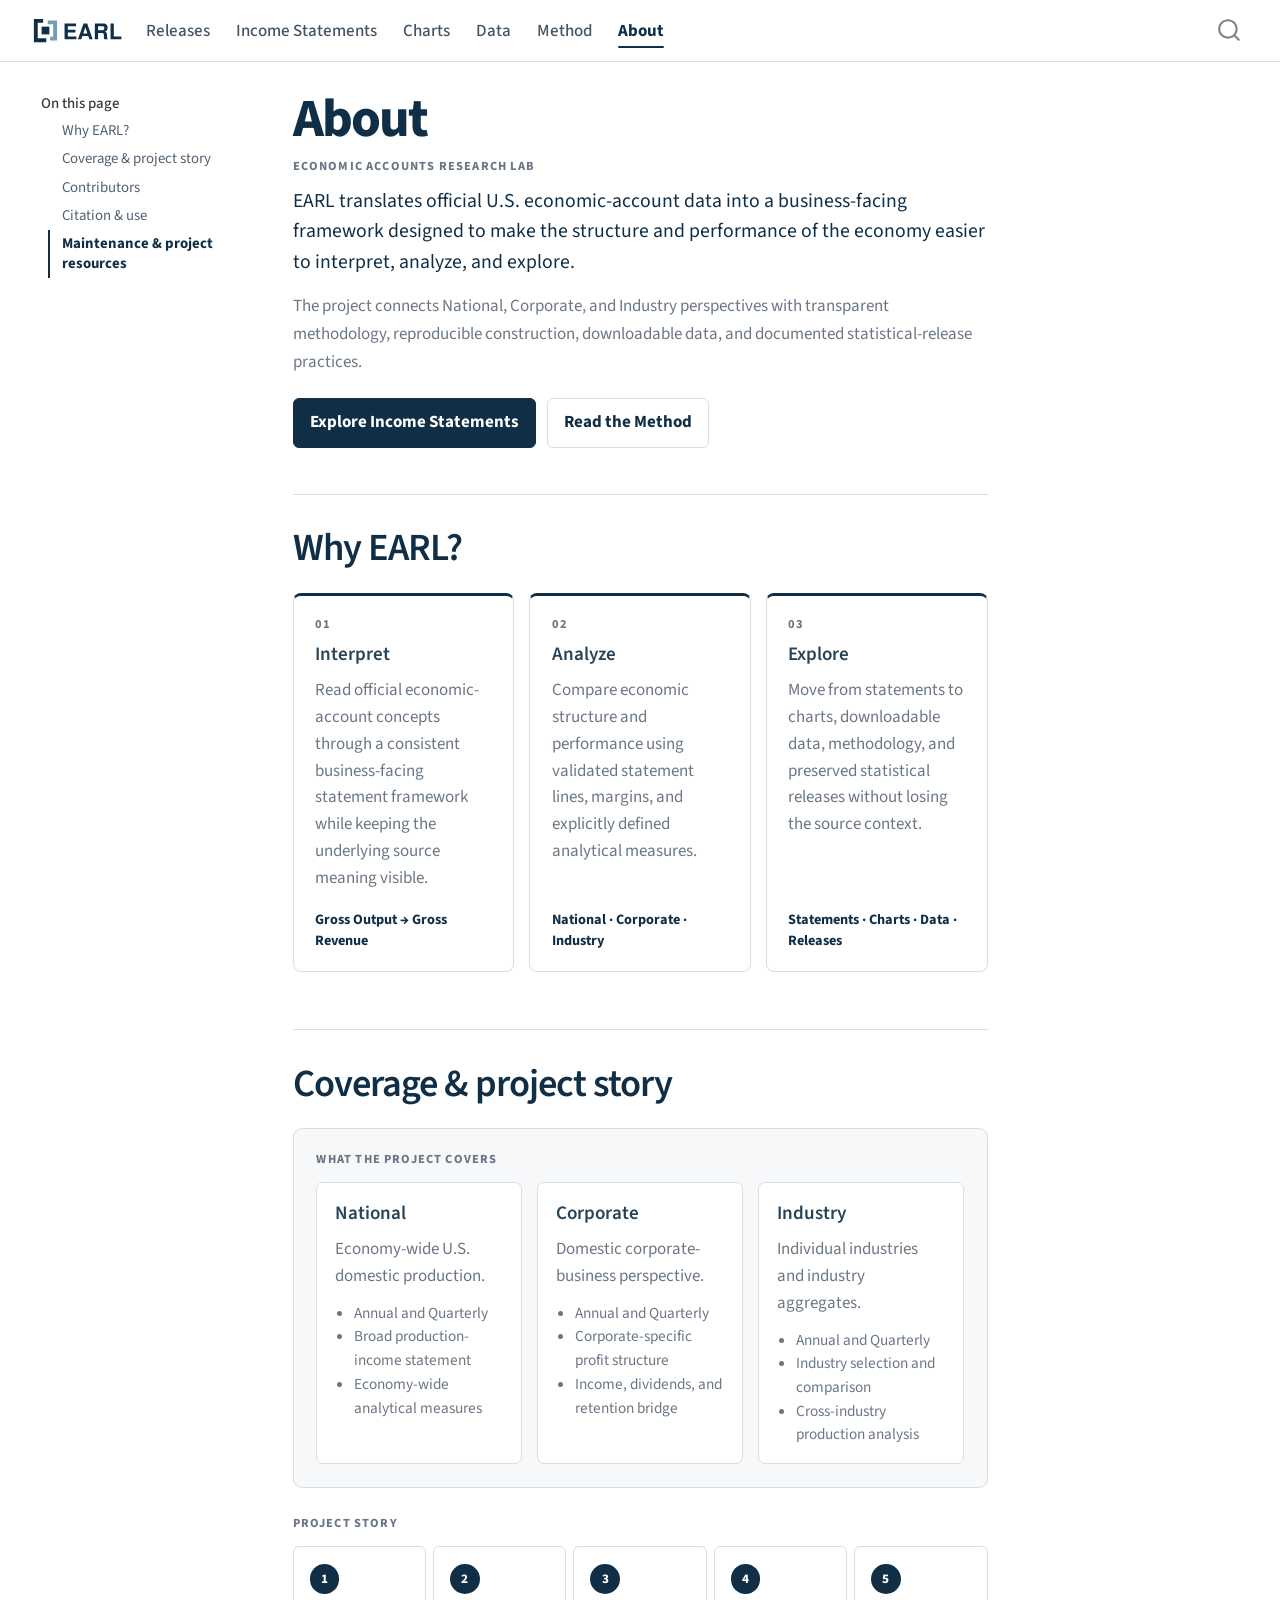
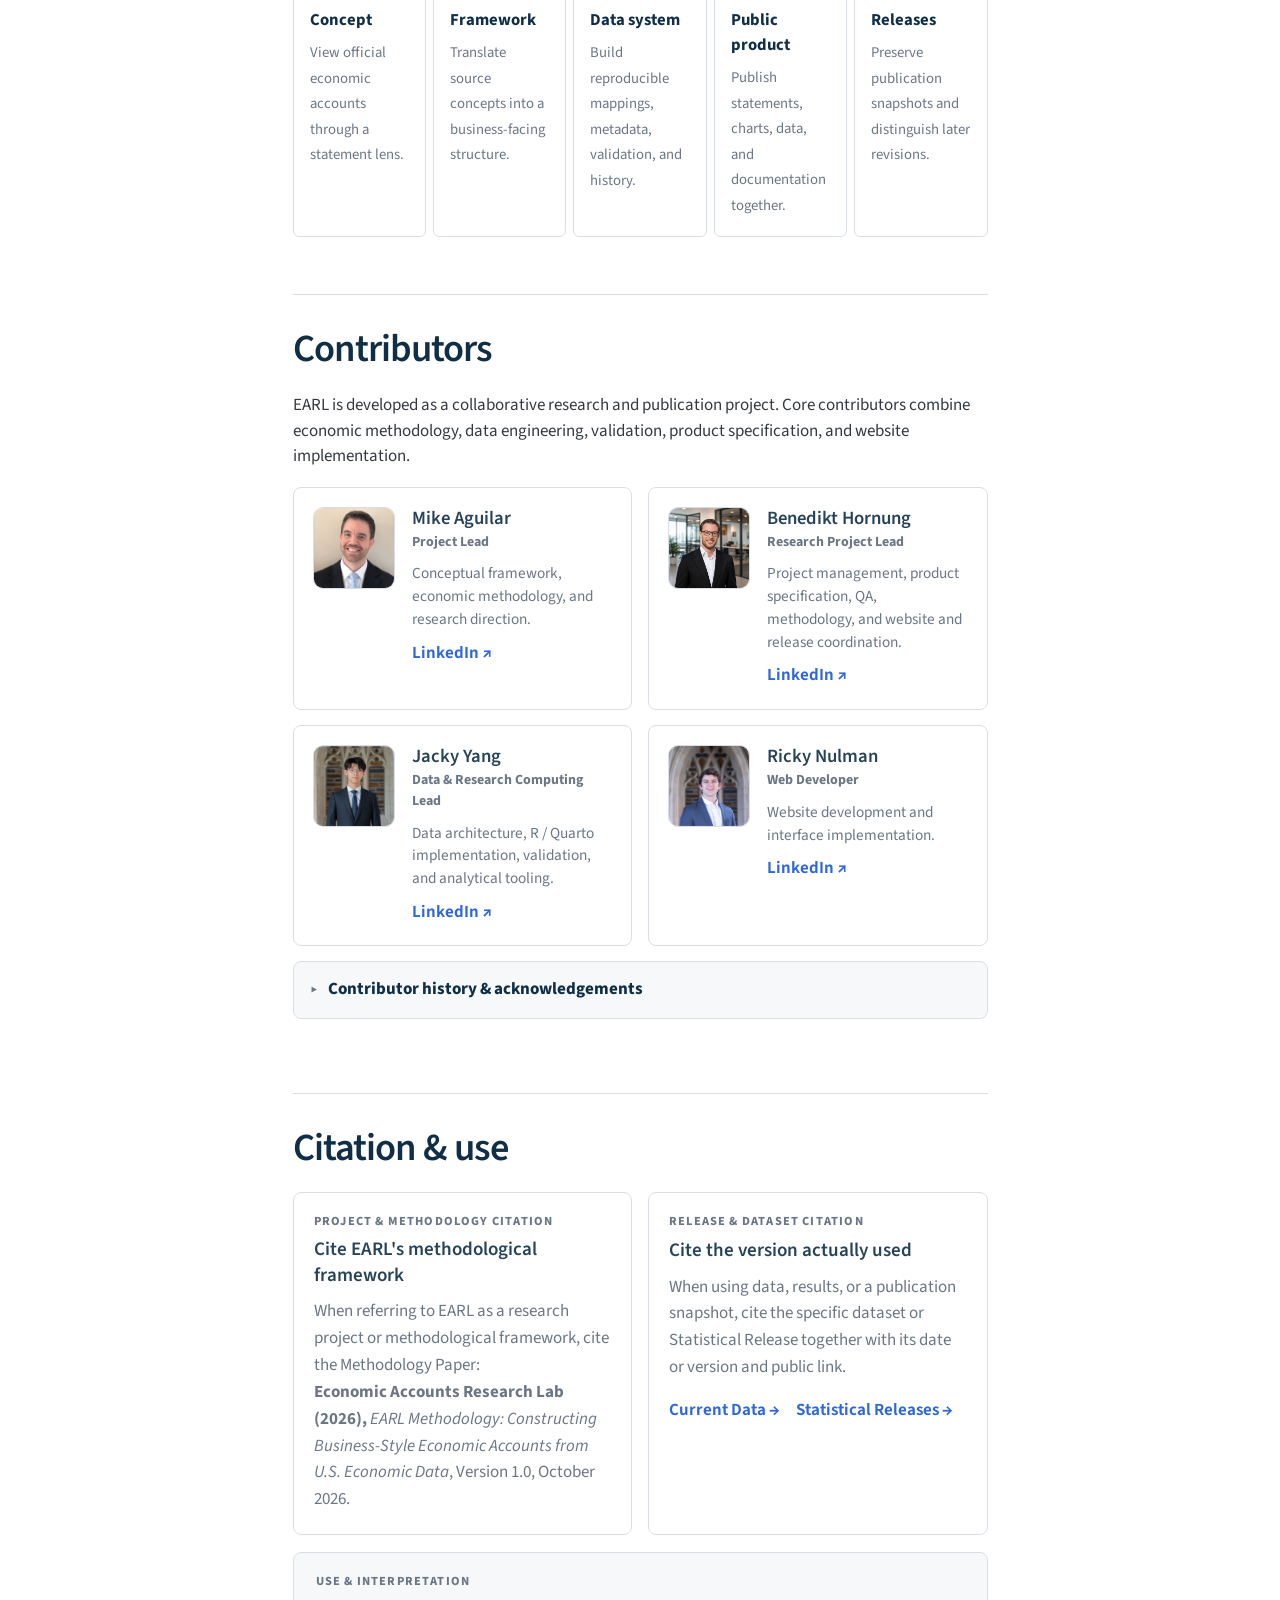
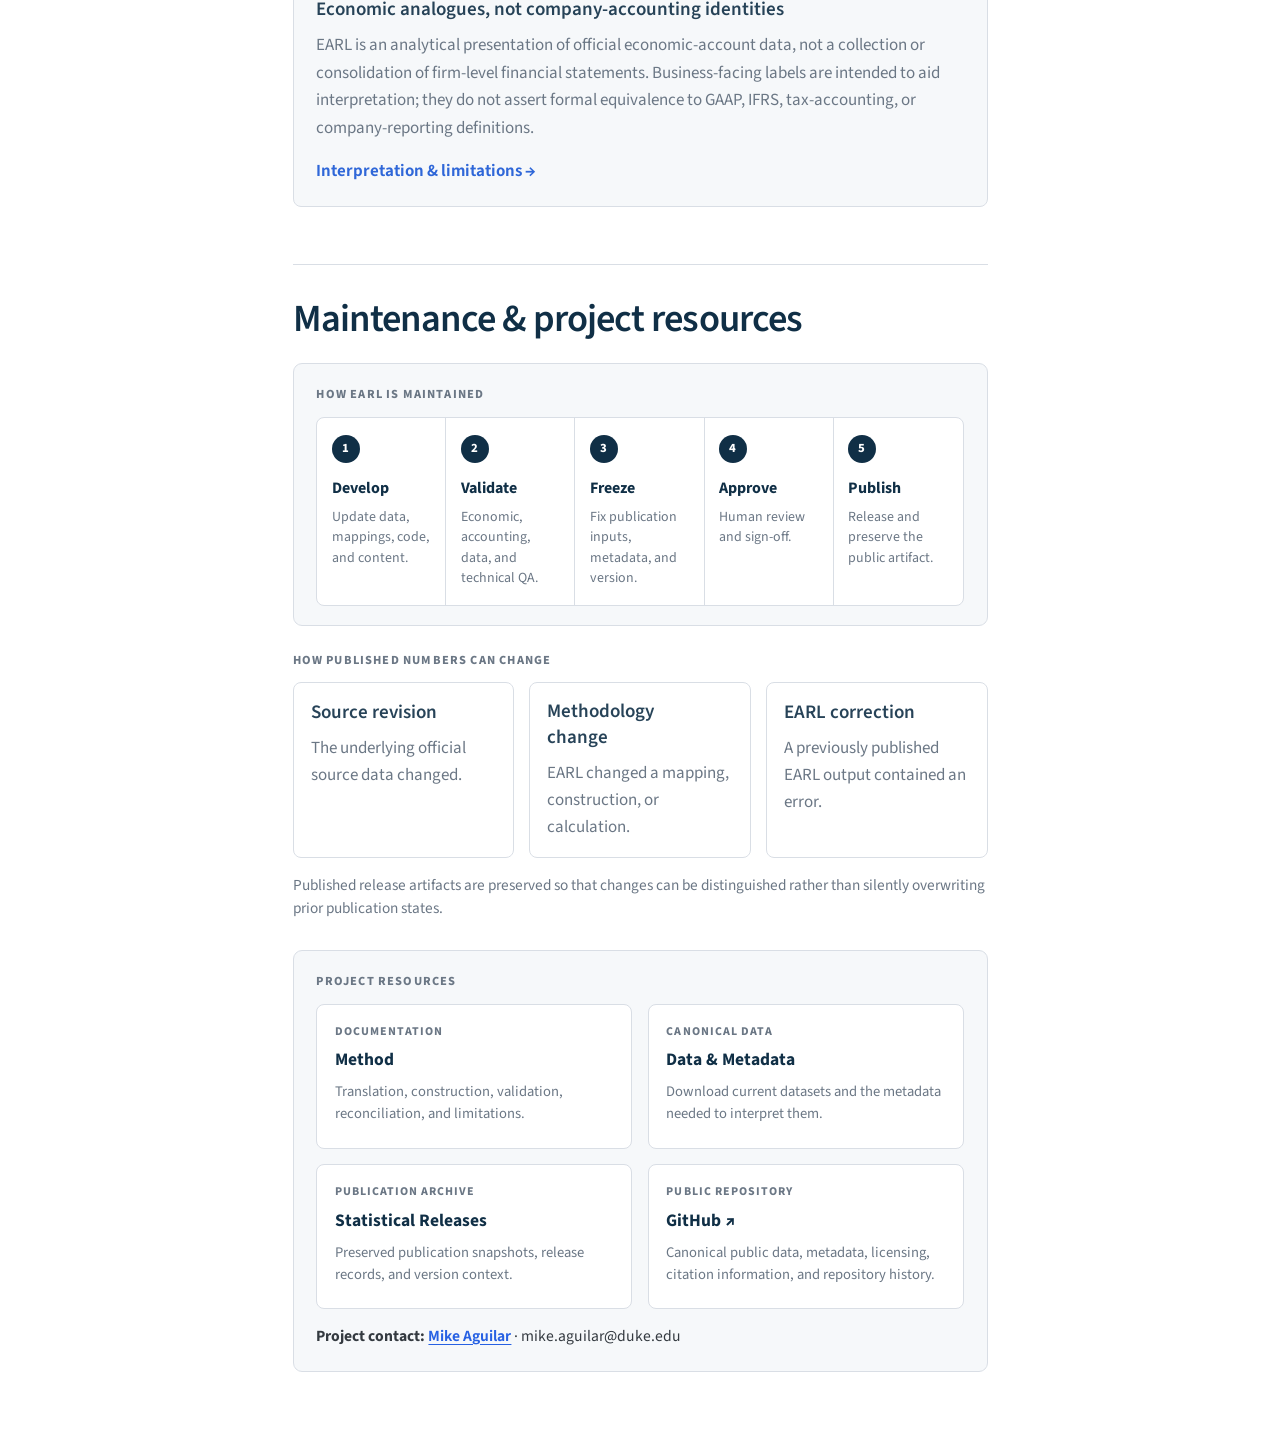
<file: about.html>
<!DOCTYPE html>
<html xmlns="http://www.w3.org/1999/xhtml" lang="en" xml:lang="en"><head>

<meta charset="utf-8">
<meta name="generator" content="quarto-1.9.38">

<meta name="viewport" content="width=device-width, initial-scale=1.0, user-scalable=yes">


<title>About | EARL – EARL</title>
<style>
/* Default styles provided by pandoc.
** See https://pandoc.org/MANUAL.html#variables-for-html for config info.
*/
code{white-space: pre-wrap;}
span.smallcaps{font-variant: small-caps;}
div.columns{display: flex; gap: min(4vw, 1.5em);}
div.column{flex: auto; overflow-x: auto;}
div.hanging-indent{margin-left: 1.5em; text-indent: -1.5em;}
ul.task-list{list-style: none;}
ul.task-list li input[type="checkbox"] {
  width: 0.8em;
  margin: 0 0.8em 0.2em -1em; /* quarto-specific, see https://github.com/quarto-dev/quarto-cli/issues/4556 */ 
  vertical-align: middle;
}
</style>


<script src="site_libs/quarto-nav/quarto-nav.js"></script>
<script src="site_libs/quarto-nav/headroom.min.js"></script>
<script src="site_libs/clipboard/clipboard.min.js"></script>
<script src="site_libs/quarto-search/autocomplete.umd.js"></script>
<script src="site_libs/quarto-search/fuse.min.js"></script>
<script src="site_libs/quarto-search/quarto-search.js"></script>
<meta name="quarto:offset" content="./">
<link href="./assets/brand/favicon.ico" rel="icon">
<script src="site_libs/quarto-html/quarto.js" type="module"></script>
<script src="site_libs/quarto-html/tabsets/tabsets.js" type="module"></script>
<script src="site_libs/quarto-html/popper.min.js"></script>
<script src="site_libs/quarto-html/tippy.umd.min.js"></script>
<script src="site_libs/quarto-html/anchor.min.js"></script>
<link href="site_libs/quarto-html/tippy.css" rel="stylesheet">
<link href="site_libs/quarto-html/quarto-syntax-highlighting-15634bcf2e68342d4ad2dfa704d543f6.css" rel="stylesheet" id="quarto-text-highlighting-styles">
<script src="site_libs/bootstrap/bootstrap.min.js"></script>
<link href="site_libs/bootstrap/bootstrap-icons.css" rel="stylesheet">
<link href="site_libs/bootstrap/bootstrap-5d0031df7021f57b8d03aa37a6682bd9.min.css" rel="stylesheet" append-hash="true" id="quarto-bootstrap" data-mode="light">
<script id="quarto-search-options" type="application/json">{
  "location": "navbar",
  "copy-button": false,
  "collapse-after": 3,
  "panel-placement": "end",
  "type": "overlay",
  "limit": 50,
  "keyboard-shortcut": [
    "f",
    "/",
    "s"
  ],
  "show-item-context": false,
  "language": {
    "search-no-results-text": "No results",
    "search-matching-documents-text": "matching documents",
    "search-copy-link-title": "Copy link to search",
    "search-hide-matches-text": "Hide additional matches",
    "search-more-match-text": "more match in this document",
    "search-more-matches-text": "more matches in this document",
    "search-clear-button-title": "Clear",
    "search-text-placeholder": "",
    "search-detached-cancel-button-title": "Cancel",
    "search-submit-button-title": "Submit",
    "search-label": "Search"
  }
}</script>


<link rel="stylesheet" href="styles.css">
<link rel="stylesheet" href="styles/about.css">
<link rel="canonical" href="https://economic-accounts-research-lab.github.io/about.html">
</head>

<body class="floating nav-fixed slimcontent quarto-light">

<div id="quarto-search-results"></div>
  <header id="quarto-header" class="headroom fixed-top">
    <nav class="navbar navbar-expand-lg " data-bs-theme="dark">
      <div class="navbar-container container-fluid">
      <div class="navbar-brand-container mx-auto">
    <a href="./index.html" class="navbar-brand navbar-brand-logo">
    <img src="./assets/brand/brand-lockup-nav.svg" alt="EARL — Economic Accounts Research Lab" class="navbar-logo light-content">
    <img src="./assets/brand/brand-lockup-nav.svg" alt="EARL — Economic Accounts Research Lab" class="navbar-logo dark-content">
    </a>
  </div>
            <div id="quarto-search" class="" title="Search"></div>
          <button class="navbar-toggler" type="button" data-bs-toggle="collapse" data-bs-target="#navbarCollapse" aria-controls="navbarCollapse" role="menu" aria-expanded="false" aria-label="Toggle navigation" onclick="if (window.quartoToggleHeadroom) { window.quartoToggleHeadroom(); }">
  <span class="navbar-toggler-icon"></span>
</button>
          <div class="collapse navbar-collapse" id="navbarCollapse">
            <ul class="navbar-nav navbar-nav-scroll me-auto">
  <li class="nav-item">
    <a class="nav-link" href="./releases/index.html"> 
<span class="menu-text">Releases</span></a>
  </li>  
  <li class="nav-item">
    <a class="nav-link" href="./income-statements.html"> 
<span class="menu-text">Income Statements</span></a>
  </li>  
  <li class="nav-item">
    <a class="nav-link" href="./charts.html"> 
<span class="menu-text">Charts</span></a>
  </li>  
  <li class="nav-item">
    <a class="nav-link" href="./data.html"> 
<span class="menu-text">Data</span></a>
  </li>  
  <li class="nav-item">
    <a class="nav-link" href="./method.html"> 
<span class="menu-text">Method</span></a>
  </li>  
  <li class="nav-item">
    <a class="nav-link active" href="./about.html" aria-current="page"> 
<span class="menu-text">About</span></a>
  </li>  
</ul>
          </div> <!-- /navcollapse -->
            <div class="quarto-navbar-tools">
</div>
      </div> <!-- /container-fluid -->
    </nav>
</header>
<!-- content -->
<div id="quarto-content" class="quarto-container page-columns page-rows-contents page-layout-article page-navbar">
<!-- sidebar -->
  <nav id="quarto-sidebar" class="sidebar collapse collapse-horizontal quarto-sidebar-collapse-item sidebar-navigation floating overflow-auto">
    <nav id="TOC" role="doc-toc" class="toc-active">
    <h2 id="toc-title">On this page</h2>
   
  <ul class="collapse">
  <li><a href="#why-useal" id="toc-why-useal" class="nav-link active" data-scroll-target="#why-useal">Why EARL?</a></li>
  <li><a href="#coverage-story" id="toc-coverage-story" class="nav-link" data-scroll-target="#coverage-story">Coverage &amp; project story</a></li>
  <li><a href="#contributors" id="toc-contributors" class="nav-link" data-scroll-target="#contributors">Contributors</a></li>
  <li><a href="#citation-use" id="toc-citation-use" class="nav-link" data-scroll-target="#citation-use">Citation &amp; use</a></li>
  <li><a href="#maintenance-resources" id="toc-maintenance-resources" class="nav-link" data-scroll-target="#maintenance-resources">Maintenance &amp; project resources</a></li>
  </ul>
</nav>
</nav>
<div id="quarto-sidebar-glass" class="quarto-sidebar-collapse-item" data-bs-toggle="collapse" data-bs-target=".quarto-sidebar-collapse-item"></div>
<!-- margin-sidebar -->
    <div id="quarto-margin-sidebar" class="sidebar margin-sidebar zindex-bottom">
    </div>
<!-- main -->
<main class="content page-columns page-full" id="quarto-document-content">

<header id="title-block-header" class="quarto-title-block default">
<div class="quarto-title">
<h1 class="title">About</h1>
</div>



<div class="quarto-title-meta">

    
  
    
  </div>
  


</header>


<!-- project-identity-managed: abbreviation=EARL; full_name=Economic Accounts Research Lab -->

<div class="no-row-height column-margin column-container"><div class="earl-about-margin-grid-anchor" aria-hidden="true">
<p><span class="visually-hidden">EARL page-layout alignment anchor</span></p>
</div></div><div class="nisp-about-intro">
  <div class="nisp-about-eyebrow">Economic Accounts Research Lab</div>
  <p class="nisp-about-lead">EARL translates official U.S. economic-account data into a business-facing framework designed to make the structure and performance of the economy easier to interpret, analyze, and explore.</p>
  <p class="nisp-about-sublead">The project connects National, Corporate, and Industry perspectives with transparent methodology, reproducible construction, downloadable data, and documented statistical-release practices.</p>
  <div class="nisp-about-actions">
    <a class="nisp-about-action nisp-about-action-primary" href="income-statements.html">Explore Income Statements</a>
    <a class="nisp-about-action nisp-about-action-secondary" href="method.html">Read the Method</a>
  </div>
</div>
<section id="why-useal" class="level2 nisp-about-h2">
<h2 class="nisp-about-h2 anchored" data-anchor-id="why-useal">Why EARL?</h2>
<div class="nisp-about-purpose-grid">
  <article class="nisp-about-purpose-card">
    <span class="nisp-about-card-kicker">01</span>
    <h3 class="anchored">Interpret</h3>
    <p>Read official economic-account concepts through a consistent business-facing statement framework while keeping the underlying source meaning visible.</p>
    <span class="nisp-about-card-meta">Gross Output → Gross Revenue</span>
  </article>
  <article class="nisp-about-purpose-card">
    <span class="nisp-about-card-kicker">02</span>
    <h3 class="anchored">Analyze</h3>
    <p>Compare economic structure and performance using validated statement lines, margins, and explicitly defined analytical measures.</p>
    <span class="nisp-about-card-meta">National · Corporate · Industry</span>
  </article>
  <article class="nisp-about-purpose-card">
    <span class="nisp-about-card-kicker">03</span>
    <h3 class="anchored">Explore</h3>
    <p>Move from statements to charts, downloadable data, methodology, and preserved statistical releases without losing the source context.</p>
    <span class="nisp-about-card-meta">Statements · Charts · Data · Releases</span>
  </article>
</div>
</section>
<section id="coverage-story" class="level2 nisp-about-h2">
<h2 class="nisp-about-h2 anchored" data-anchor-id="coverage-story">Coverage &amp; project story</h2>
<div class="nisp-about-panel">
  <div class="nisp-about-section-kicker">What the project covers</div>

  <div class="nisp-about-coverage-grid">
    <article class="nisp-about-coverage-card">
      <h3 class="anchored">National</h3>
      <p>Economy-wide U.S. domestic production.</p>
      <ul>
        <li>Annual and Quarterly</li>
        <li>Broad production-income statement</li>
        <li>Economy-wide analytical measures</li>
      </ul>
    </article>
    <article class="nisp-about-coverage-card">
      <h3 class="anchored">Corporate</h3>
      <p>Domestic corporate-business perspective.</p>
      <ul>
        <li>Annual and Quarterly</li>
        <li>Corporate-specific profit structure</li>
        <li>Income, dividends, and retention bridge</li>
      </ul>
    </article>
    <article class="nisp-about-coverage-card">
      <h3 class="anchored">Industry</h3>
      <p>Individual industries and industry aggregates.</p>
      <ul>
        <li>Annual and Quarterly</li>
        <li>Industry selection and comparison</li>
        <li>Cross-industry production analysis</li>
      </ul>
    </article>
  </div>
</div>
<div class="nisp-about-story-block">
  <div class="nisp-about-section-kicker">Project story</div>
  <ol class="nisp-about-story" aria-label="EARL project development">
    <li>
      <span class="nisp-about-story-number">1</span>
      <strong>Concept</strong>
      <span>View official economic accounts through a statement lens.</span>
    </li>
    <li>
      <span class="nisp-about-story-number">2</span>
      <strong>Framework</strong>
      <span>Translate source concepts into a business-facing structure.</span>
    </li>
    <li>
      <span class="nisp-about-story-number">3</span>
      <strong>Data system</strong>
      <span>Build reproducible mappings, metadata, validation, and history.</span>
    </li>
    <li>
      <span class="nisp-about-story-number">4</span>
      <strong>Public product</strong>
      <span>Publish statements, charts, data, and documentation together.</span>
    </li>
    <li>
      <span class="nisp-about-story-number">5</span>
      <strong>Releases</strong>
      <span>Preserve publication snapshots and distinguish later revisions.</span>
    </li>
  </ol>
</div>
</section>
<section id="contributors" class="level2 nisp-about-h2">
<h2 class="nisp-about-h2 anchored" data-anchor-id="contributors">Contributors</h2>
<p>EARL is developed as a collaborative research and publication project. Core contributors combine economic methodology, data engineering, validation, product specification, and website implementation.</p>
<div class="nisp-about-people-grid">
  <article class="nisp-about-person">
    <img class="nisp-about-person-photo" src="assets/about/portraits/mike-aguilar.png" alt="Portrait of Mike Aguilar">
    <div class="nisp-about-person-copy">
      <h3 class="anchored">Mike Aguilar</h3>
      <div class="nisp-about-person-role">Project Lead</div>
      <p>Conceptual framework, economic methodology, and research direction.</p>
      <a class="nisp-about-person-link" href="https://www.linkedin.com/in/mike-aguilar-econ/" target="_blank" rel="noopener">LinkedIn ↗︎</a>
    </div>
  </article>

  <article class="nisp-about-person">
    <img class="nisp-about-person-photo" src="assets/about/portraits/benedikt-hornung.png" alt="Portrait of Benedikt Hornung">
    <div class="nisp-about-person-copy">
      <h3 class="anchored">Benedikt Hornung</h3>
      <div class="nisp-about-person-role">Research Project Lead</div>
      <p>Project management, product specification, QA, methodology, and website and release coordination.</p>
      <a class="nisp-about-person-link" href="https://www.linkedin.com/in/benedikt-hornung/" target="_blank" rel="noopener">LinkedIn ↗︎</a>
    </div>
  </article>

  <article class="nisp-about-person">
    <img class="nisp-about-person-photo" src="assets/about/portraits/jacky-yang.png" alt="Portrait of Jacky Yang">
    <div class="nisp-about-person-copy">
      <h3 class="anchored">Jacky Yang</h3>
      <div class="nisp-about-person-role">Data &amp; Research Computing Lead</div>
      <p>Data architecture, R / Quarto implementation, validation, and analytical tooling.</p>
      <a class="nisp-about-person-link" href="https://www.linkedin.com/in/jacky-yang-duke/" target="_blank" rel="noopener">LinkedIn ↗︎</a>
    </div>
  </article>

  <article class="nisp-about-person">
    <img class="nisp-about-person-photo" src="assets/about/portraits/ricky-nulman.png" alt="Portrait of Ricky Nulman">
    <div class="nisp-about-person-copy">
      <h3 class="anchored">Ricky Nulman</h3>
      <div class="nisp-about-person-role">Web Developer</div>
      <p>Website development and interface implementation.</p>
      <a class="nisp-about-person-link" href="https://www.linkedin.com/in/ricardo-nulman/" target="_blank" rel="noopener">LinkedIn ↗︎</a>
    </div>
  </article>
</div>
<details class="nisp-about-history">
  <summary>Contributor history &amp; acknowledgements</summary>
  <div class="nisp-about-history-body">
    <div class="nisp-about-history-row">
      <strong>Wenqi Cao</strong>
      <span>Scientific Program Manager · Fall 2025–Spring 2026</span>
    </div>
    <div class="nisp-about-history-row">
      <strong>John Qin</strong>
      <span>Website UX &amp; Data-Visualization Adviser</span>
    </div>
  </div>
</details>
</section>
<section id="citation-use" class="level2 nisp-about-h2">
<h2 class="nisp-about-h2 anchored" data-anchor-id="citation-use">Citation &amp; use</h2>
<div class="nisp-about-two-grid">
  <article class="nisp-about-info-card">
    <div class="nisp-about-card-kicker">Project &amp; methodology citation</div>
    <h3 class="anchored">Cite EARL's methodological framework</h3>
    <p>When referring to EARL as a research project or methodological framework, cite the Methodology Paper:</p>
    <p class="nisp-about-citation"><strong>Economic Accounts Research Lab (2026),</strong> <em>EARL Methodology: Constructing Business-Style Economic Accounts from U.S. Economic Data</em>, Version 1.0, October 2026.</p>
  </article>

  <article class="nisp-about-info-card">
    <div class="nisp-about-card-kicker">Release &amp; dataset citation</div>
    <h3 class="anchored">Cite the version actually used</h3>
    <p>When using data, results, or a publication snapshot, cite the specific dataset or Statistical Release together with its date or version and public link.</p>
    <div class="nisp-about-inline-links">
      <a href="data.html">Current Data →</a>
      <a href="releases/index.html">Statistical Releases →</a>
    </div>
  </article>
</div>
<div class="nisp-about-interpretation">
  <div class="nisp-about-section-kicker">Use &amp; interpretation</div>
  <h3 class="anchored">Economic analogues, not company-accounting identities</h3>
  <p>EARL is an analytical presentation of official economic-account data, not a collection or consolidation of firm-level financial statements. Business-facing labels are intended to aid interpretation; they do not assert formal equivalence to GAAP, IFRS, tax-accounting, or company-reporting definitions.</p>
  <a href="method.html#interpretation-limitations">Interpretation &amp; limitations →</a>
</div>
</section>
<section id="maintenance-resources" class="level2 nisp-about-h2">
<h2 class="nisp-about-h2 anchored" data-anchor-id="maintenance-resources">Maintenance &amp; project resources</h2>
<div class="nisp-about-maintenance-panel">
  <div class="nisp-about-section-kicker">How EARL is maintained</div>
  <ol class="nisp-about-maintenance" aria-label="EARL publication workflow">
    <li><span>1</span><strong>Develop</strong><small>Update data, mappings, code, and content.</small></li>
    <li><span>2</span><strong>Validate</strong><small>Economic, accounting, data, and technical QA.</small></li>
    <li><span>3</span><strong>Freeze</strong><small>Fix publication inputs, metadata, and version.</small></li>
    <li><span>4</span><strong>Approve</strong><small>Human review and sign-off.</small></li>
    <li><span>5</span><strong>Publish</strong><small>Release and preserve the public artifact.</small></li>
  </ol>
</div>
<div class="nisp-about-section-kicker nisp-about-revision-kicker">How published numbers can change</div>

<div class="nisp-about-revision-grid">
  <article>
    <h3 class="anchored">Source revision</h3>
    <p>The underlying official source data changed.</p>
  </article>
  <article>
    <h3 class="anchored">Methodology change</h3>
    <p>EARL changed a mapping, construction, or calculation.</p>
  </article>
  <article>
    <h3 class="anchored">EARL correction</h3>
    <p>A previously published EARL output contained an error.</p>
  </article>
</div>

<p class="nisp-about-maintenance-note">Published release artifacts are preserved so that changes can be distinguished rather than silently overwriting prior publication states.</p>
<div class="nisp-about-resources">
  <div class="nisp-about-section-kicker">Project resources</div>
  <div class="nisp-about-resource-grid">
    <a class="nisp-about-resource-card" href="method.html">
      <span>Documentation</span>
      <strong>Method</strong>
      <small>Translation, construction, validation, reconciliation, and limitations.</small>
    </a>
    <a class="nisp-about-resource-card" href="data.html">
      <span>Canonical data</span>
      <strong>Data &amp; Metadata</strong>
      <small>Download current datasets and the metadata needed to interpret them.</small>
    </a>
    <a class="nisp-about-resource-card" href="releases/index.html">
      <span>Publication archive</span>
      <strong>Statistical Releases</strong>
      <small>Preserved publication snapshots, release records, and version context.</small>
    </a>
    <a class="nisp-about-resource-card" href="https://github.com/Economic-Accounts-Research-Lab/economic-accounts-research-lab" target="_blank" rel="noopener">
      <span>Public repository</span>
      <strong>GitHub ↗︎</strong>
      <small>Canonical public data, metadata, licensing, citation information, and repository history.</small>
    </a>
  </div>
  <p class="nisp-about-resource-contact"><strong>Project contact:</strong> <a href="mailto:mike.aguilar@duke.edu">Mike Aguilar</a> <span aria-hidden="true">·</span> mike.aguilar@duke.edu</p>
</div>


</section>

</main> <!-- /main -->
<script id="quarto-html-after-body" type="application/javascript">
  window.document.addEventListener("DOMContentLoaded", function (event) {
    const icon = "";
    const anchorJS = new window.AnchorJS();
    anchorJS.options = {
      placement: 'right',
      icon: icon
    };
    anchorJS.add('.anchored');
    const isCodeAnnotation = (el) => {
      for (const clz of el.classList) {
        if (clz.startsWith('code-annotation-')) {                     
          return true;
        }
      }
      return false;
    }
    const onCopySuccess = function(e) {
      // button target
      const button = e.trigger;
      // don't keep focus
      button.blur();
      // flash "checked"
      button.classList.add('code-copy-button-checked');
      var currentTitle = button.getAttribute("title");
      button.setAttribute("title", "Copied!");
      let tooltip;
      if (window.bootstrap) {
        button.setAttribute("data-bs-toggle", "tooltip");
        button.setAttribute("data-bs-placement", "left");
        button.setAttribute("data-bs-title", "Copied!");
        tooltip = new bootstrap.Tooltip(button, 
          { trigger: "manual", 
            customClass: "code-copy-button-tooltip",
            offset: [0, -8]});
        tooltip.show();    
      }
      setTimeout(function() {
        if (tooltip) {
          tooltip.hide();
          button.removeAttribute("data-bs-title");
          button.removeAttribute("data-bs-toggle");
          button.removeAttribute("data-bs-placement");
        }
        button.setAttribute("title", currentTitle);
        button.classList.remove('code-copy-button-checked');
      }, 1000);
      // clear code selection
      e.clearSelection();
    }
    const getTextToCopy = function(trigger) {
      const outerScaffold = trigger.parentElement.cloneNode(true);
      const codeEl = outerScaffold.querySelector('code');
      for (const childEl of codeEl.children) {
        if (isCodeAnnotation(childEl)) {
          childEl.remove();
        }
      }
      return codeEl.innerText;
    }
    const clipboard = new window.ClipboardJS('.code-copy-button:not([data-in-quarto-modal])', {
      text: getTextToCopy
    });
    clipboard.on('success', onCopySuccess);
    if (window.document.getElementById('quarto-embedded-source-code-modal')) {
      const clipboardModal = new window.ClipboardJS('.code-copy-button[data-in-quarto-modal]', {
        text: getTextToCopy,
        container: window.document.getElementById('quarto-embedded-source-code-modal')
      });
      clipboardModal.on('success', onCopySuccess);
    }
      var localhostRegex = new RegExp(/^(?:http|https):\/\/localhost\:?[0-9]*\//);
      var mailtoRegex = new RegExp(/^mailto:/);
        var filterRegex = new RegExp("https:\/\/economic-accounts-research-lab\.github\.io");
      var isInternal = (href) => {
          return filterRegex.test(href) || localhostRegex.test(href) || mailtoRegex.test(href);
      }
      // Inspect non-navigation links and adorn them if external
     var links = window.document.querySelectorAll('a[href]:not(.nav-link):not(.navbar-brand):not(.toc-action):not(.sidebar-link):not(.sidebar-item-toggle):not(.pagination-link):not(.no-external):not([aria-hidden]):not(.dropdown-item):not(.quarto-navigation-tool):not(.about-link)');
      for (var i=0; i<links.length; i++) {
        const link = links[i];
        if (!isInternal(link.href)) {
          // undo the damage that might have been done by quarto-nav.js in the case of
          // links that we want to consider external
          if (link.dataset.originalHref !== undefined) {
            link.href = link.dataset.originalHref;
          }
        }
      }
    function tippyHover(el, contentFn, onTriggerFn, onUntriggerFn) {
      const config = {
        allowHTML: true,
        maxWidth: 500,
        delay: 100,
        arrow: false,
        appendTo: function(el) {
            return el.parentElement;
        },
        interactive: true,
        interactiveBorder: 10,
        theme: 'quarto',
        placement: 'bottom-start',
      };
      if (contentFn) {
        config.content = contentFn;
      }
      if (onTriggerFn) {
        config.onTrigger = onTriggerFn;
      }
      if (onUntriggerFn) {
        config.onUntrigger = onUntriggerFn;
      }
      window.tippy(el, config); 
    }
    const noterefs = window.document.querySelectorAll('a[role="doc-noteref"]');
    for (var i=0; i<noterefs.length; i++) {
      const ref = noterefs[i];
      tippyHover(ref, function() {
        // use id or data attribute instead here
        let href = ref.getAttribute('data-footnote-href') || ref.getAttribute('href');
        try { href = new URL(href).hash; } catch {}
        const id = href.replace(/^#\/?/, "");
        const note = window.document.getElementById(id);
        if (note) {
          return note.innerHTML;
        } else {
          return "";
        }
      });
    }
    const xrefs = window.document.querySelectorAll('a.quarto-xref');
    const processXRef = (id, note) => {
      // Strip column container classes
      const stripColumnClz = (el) => {
        el.classList.remove("page-full", "page-columns");
        if (el.children) {
          for (const child of el.children) {
            stripColumnClz(child);
          }
        }
      }
      stripColumnClz(note)
      if (id === null || id.startsWith('sec-')) {
        // Special case sections, only their first couple elements
        const container = document.createElement("div");
        if (note.children && note.children.length > 2) {
          container.appendChild(note.children[0].cloneNode(true));
          for (let i = 1; i < note.children.length; i++) {
            const child = note.children[i];
            if (child.tagName === "P" && child.innerText === "") {
              continue;
            } else {
              container.appendChild(child.cloneNode(true));
              break;
            }
          }
          if (window.Quarto?.typesetMath) {
            window.Quarto.typesetMath(container);
          }
          return container.innerHTML
        } else {
          if (window.Quarto?.typesetMath) {
            window.Quarto.typesetMath(note);
          }
          return note.innerHTML;
        }
      } else {
        // Remove any anchor links if they are present
        const anchorLink = note.querySelector('a.anchorjs-link');
        if (anchorLink) {
          anchorLink.remove();
        }
        if (window.Quarto?.typesetMath) {
          window.Quarto.typesetMath(note);
        }
        if (note.classList.contains("callout")) {
          return note.outerHTML;
        } else {
          return note.innerHTML;
        }
      }
    }
    for (var i=0; i<xrefs.length; i++) {
      const xref = xrefs[i];
      tippyHover(xref, undefined, function(instance) {
        instance.disable();
        let url = xref.getAttribute('href');
        let hash = undefined; 
        if (url.startsWith('#')) {
          hash = url;
        } else {
          try { hash = new URL(url).hash; } catch {}
        }
        if (hash) {
          const id = hash.replace(/^#\/?/, "");
          const note = window.document.getElementById(id);
          if (note !== null) {
            try {
              const html = processXRef(id, note.cloneNode(true));
              instance.setContent(html);
            } finally {
              instance.enable();
              instance.show();
            }
          } else {
            // See if we can fetch this
            fetch(url.split('#')[0])
            .then(res => res.text())
            .then(html => {
              const parser = new DOMParser();
              const htmlDoc = parser.parseFromString(html, "text/html");
              const note = htmlDoc.getElementById(id);
              if (note !== null) {
                const html = processXRef(id, note);
                instance.setContent(html);
              } 
            }).finally(() => {
              instance.enable();
              instance.show();
            });
          }
        } else {
          // See if we can fetch a full url (with no hash to target)
          // This is a special case and we should probably do some content thinning / targeting
          fetch(url)
          .then(res => res.text())
          .then(html => {
            const parser = new DOMParser();
            const htmlDoc = parser.parseFromString(html, "text/html");
            const note = htmlDoc.querySelector('main.content');
            if (note !== null) {
              // This should only happen for chapter cross references
              // (since there is no id in the URL)
              // remove the first header
              if (note.children.length > 0 && note.children[0].tagName === "HEADER") {
                note.children[0].remove();
              }
              const html = processXRef(null, note);
              instance.setContent(html);
            } 
          }).finally(() => {
            instance.enable();
            instance.show();
          });
        }
      }, function(instance) {
      });
    }
        let selectedAnnoteEl;
        const selectorForAnnotation = ( cell, annotation) => {
          let cellAttr = 'data-code-cell="' + cell + '"';
          let lineAttr = 'data-code-annotation="' +  annotation + '"';
          const selector = 'span[' + cellAttr + '][' + lineAttr + ']';
          return selector;
        }
        const selectCodeLines = (annoteEl) => {
          const doc = window.document;
          const targetCell = annoteEl.getAttribute("data-target-cell");
          const targetAnnotation = annoteEl.getAttribute("data-target-annotation");
          const annoteSpan = window.document.querySelector(selectorForAnnotation(targetCell, targetAnnotation));
          const lines = annoteSpan.getAttribute("data-code-lines").split(",");
          const lineIds = lines.map((line) => {
            return targetCell + "-" + line;
          })
          let top = null;
          let height = null;
          let parent = null;
          if (lineIds.length > 0) {
              //compute the position of the single el (top and bottom and make a div)
              const el = window.document.getElementById(lineIds[0]);
              top = el.offsetTop;
              height = el.offsetHeight;
              parent = el.parentElement.parentElement;
            if (lineIds.length > 1) {
              const lastEl = window.document.getElementById(lineIds[lineIds.length - 1]);
              const bottom = lastEl.offsetTop + lastEl.offsetHeight;
              height = bottom - top;
            }
            if (top !== null && height !== null && parent !== null) {
              // cook up a div (if necessary) and position it 
              let div = window.document.getElementById("code-annotation-line-highlight");
              if (div === null) {
                div = window.document.createElement("div");
                div.setAttribute("id", "code-annotation-line-highlight");
                div.style.position = 'absolute';
                parent.appendChild(div);
              }
              div.style.top = top - 2 + "px";
              div.style.height = height + 4 + "px";
              div.style.left = 0;
              let gutterDiv = window.document.getElementById("code-annotation-line-highlight-gutter");
              if (gutterDiv === null) {
                gutterDiv = window.document.createElement("div");
                gutterDiv.setAttribute("id", "code-annotation-line-highlight-gutter");
                gutterDiv.style.position = 'absolute';
                const codeCell = window.document.getElementById(targetCell);
                const gutter = codeCell.querySelector('.code-annotation-gutter');
                gutter.appendChild(gutterDiv);
              }
              gutterDiv.style.top = top - 2 + "px";
              gutterDiv.style.height = height + 4 + "px";
            }
            selectedAnnoteEl = annoteEl;
          }
        };
        const unselectCodeLines = () => {
          const elementsIds = ["code-annotation-line-highlight", "code-annotation-line-highlight-gutter"];
          elementsIds.forEach((elId) => {
            const div = window.document.getElementById(elId);
            if (div) {
              div.remove();
            }
          });
          selectedAnnoteEl = undefined;
        };
          // Handle positioning of the toggle
      window.addEventListener(
        "resize",
        throttle(() => {
          elRect = undefined;
          if (selectedAnnoteEl) {
            selectCodeLines(selectedAnnoteEl);
          }
        }, 10)
      );
      function throttle(fn, ms) {
      let throttle = false;
      let timer;
        return (...args) => {
          if(!throttle) { // first call gets through
              fn.apply(this, args);
              throttle = true;
          } else { // all the others get throttled
              if(timer) clearTimeout(timer); // cancel #2
              timer = setTimeout(() => {
                fn.apply(this, args);
                timer = throttle = false;
              }, ms);
          }
        };
      }
        // Attach click handler to the DT
        const annoteDls = window.document.querySelectorAll('dt[data-target-cell]');
        for (const annoteDlNode of annoteDls) {
          annoteDlNode.addEventListener('click', (event) => {
            const clickedEl = event.target;
            if (clickedEl !== selectedAnnoteEl) {
              unselectCodeLines();
              const activeEl = window.document.querySelector('dt[data-target-cell].code-annotation-active');
              if (activeEl) {
                activeEl.classList.remove('code-annotation-active');
              }
              selectCodeLines(clickedEl);
              clickedEl.classList.add('code-annotation-active');
            } else {
              // Unselect the line
              unselectCodeLines();
              clickedEl.classList.remove('code-annotation-active');
            }
          });
        }
    const findCites = (el) => {
      const parentEl = el.parentElement;
      if (parentEl) {
        const cites = parentEl.dataset.cites;
        if (cites) {
          return {
            el,
            cites: cites.split(' ')
          };
        } else {
          return findCites(el.parentElement)
        }
      } else {
        return undefined;
      }
    };
    var bibliorefs = window.document.querySelectorAll('a[role="doc-biblioref"]');
    for (var i=0; i<bibliorefs.length; i++) {
      const ref = bibliorefs[i];
      const citeInfo = findCites(ref);
      if (citeInfo) {
        tippyHover(citeInfo.el, function() {
          var popup = window.document.createElement('div');
          citeInfo.cites.forEach(function(cite) {
            var citeDiv = window.document.createElement('div');
            citeDiv.classList.add('hanging-indent');
            citeDiv.classList.add('csl-entry');
            var biblioDiv = window.document.getElementById('ref-' + cite);
            if (biblioDiv) {
              citeDiv.innerHTML = biblioDiv.innerHTML;
            }
            popup.appendChild(citeDiv);
          });
          return popup.innerHTML;
        });
      }
    }
  });
  </script>
</div> <!-- /content -->




</body></html>
</file>
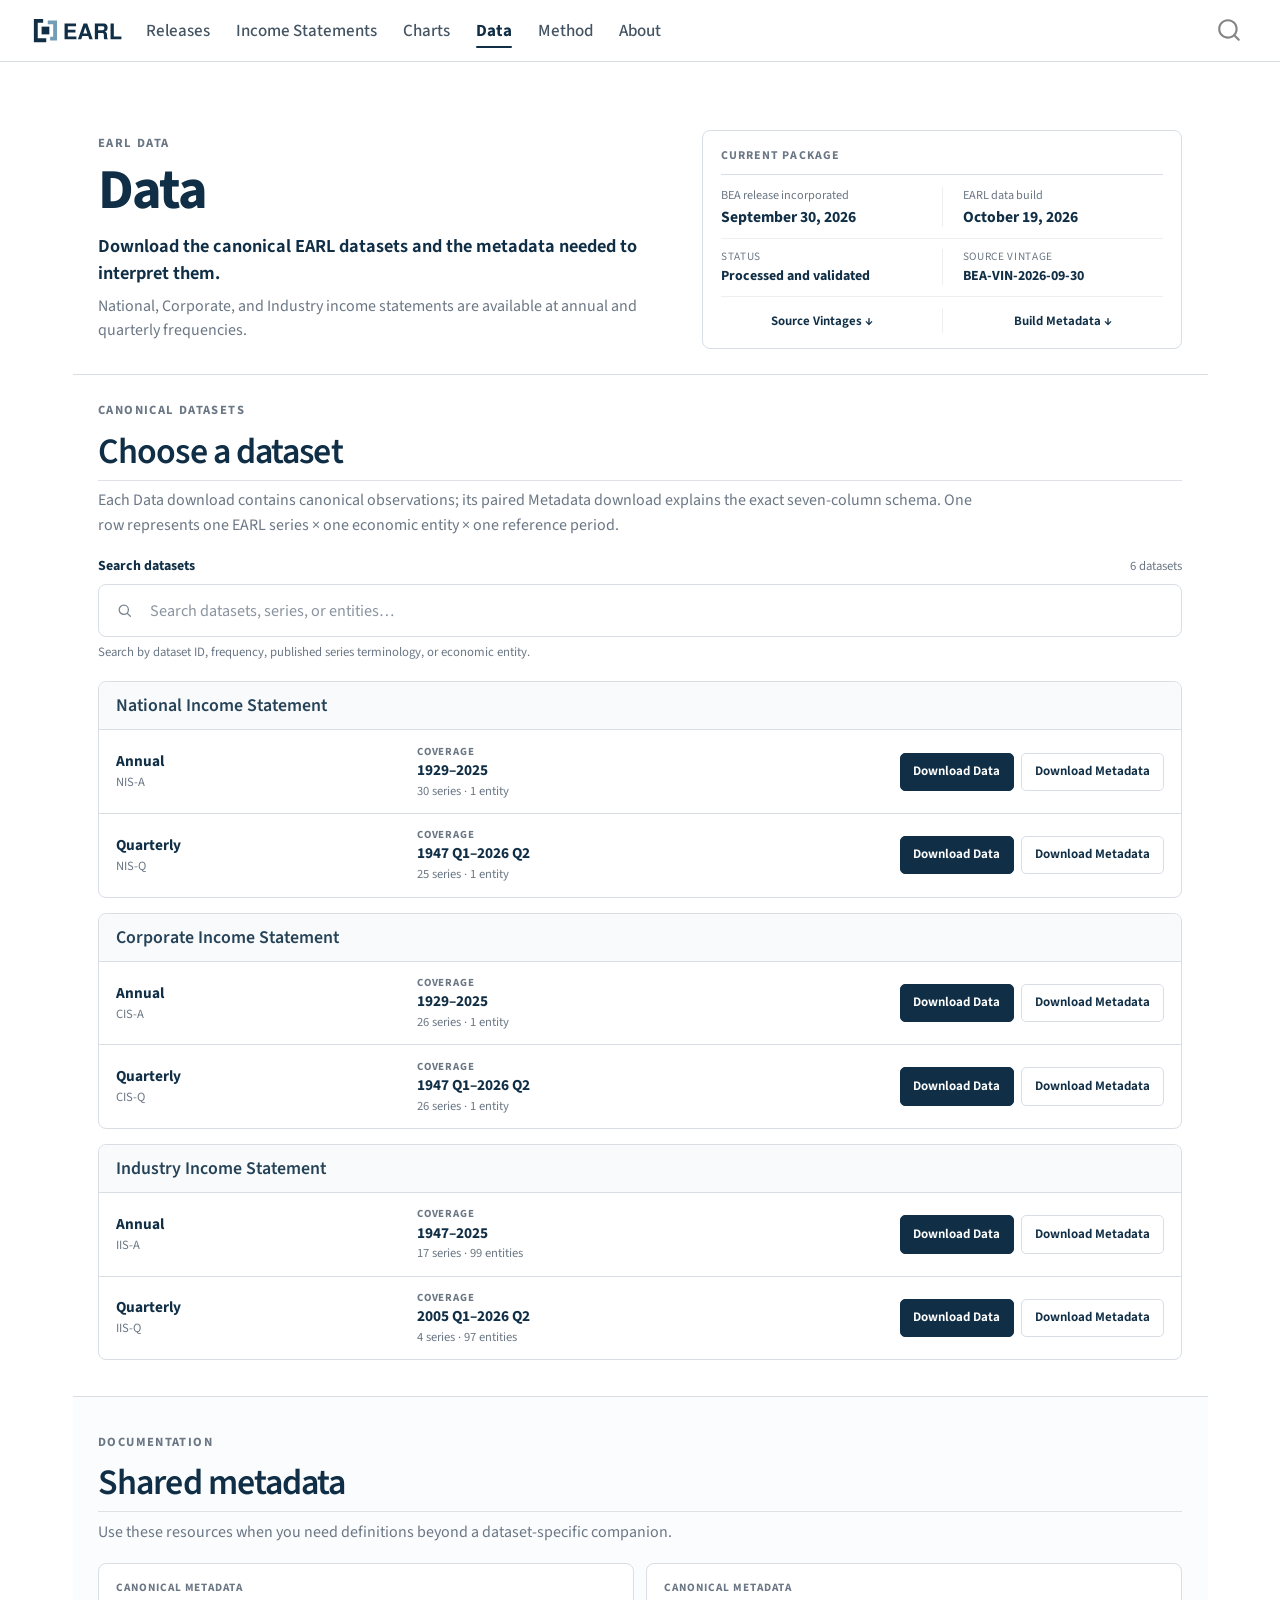
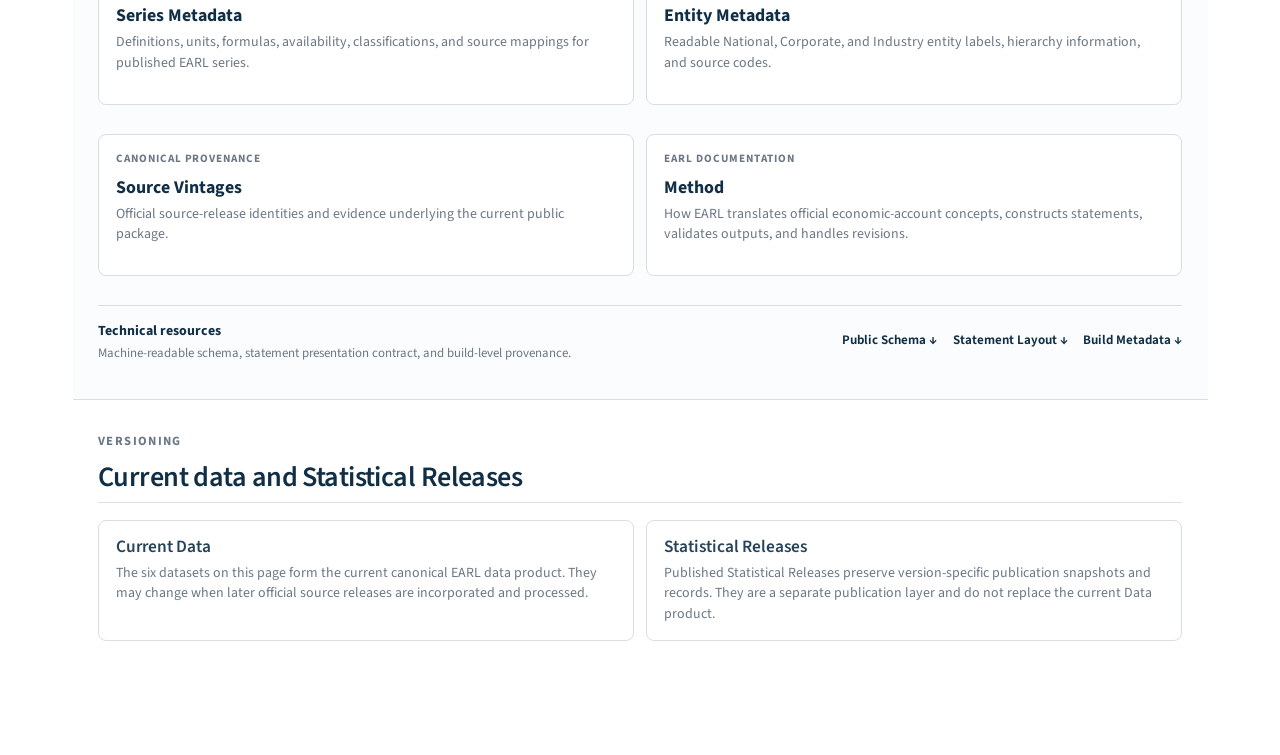
<file: data.html>
<!DOCTYPE html>
<html xmlns="http://www.w3.org/1999/xhtml" lang="en" xml:lang="en"><head>

<meta charset="utf-8">
<meta name="generator" content="quarto-1.9.38">

<meta name="viewport" content="width=device-width, initial-scale=1.0, user-scalable=yes">


<title>Data | EARL – EARL</title>
<style>
/* Default styles provided by pandoc.
** See https://pandoc.org/MANUAL.html#variables-for-html for config info.
*/
code{white-space: pre-wrap;}
span.smallcaps{font-variant: small-caps;}
div.columns{display: flex; gap: min(4vw, 1.5em);}
div.column{flex: auto; overflow-x: auto;}
div.hanging-indent{margin-left: 1.5em; text-indent: -1.5em;}
ul.task-list{list-style: none;}
ul.task-list li input[type="checkbox"] {
  width: 0.8em;
  margin: 0 0.8em 0.2em -1em; /* quarto-specific, see https://github.com/quarto-dev/quarto-cli/issues/4556 */ 
  vertical-align: middle;
}
</style>


<script src="site_libs/quarto-nav/quarto-nav.js"></script>
<script src="site_libs/quarto-nav/headroom.min.js"></script>
<script src="site_libs/clipboard/clipboard.min.js"></script>
<script src="site_libs/quarto-search/autocomplete.umd.js"></script>
<script src="site_libs/quarto-search/fuse.min.js"></script>
<script src="site_libs/quarto-search/quarto-search.js"></script>
<meta name="quarto:offset" content="./">
<link href="./assets/brand/favicon.ico" rel="icon">
<script src="site_libs/quarto-html/quarto.js" type="module"></script>
<script src="site_libs/quarto-html/tabsets/tabsets.js" type="module"></script>
<script src="site_libs/quarto-html/popper.min.js"></script>
<script src="site_libs/quarto-html/tippy.umd.min.js"></script>
<script src="site_libs/quarto-html/anchor.min.js"></script>
<link href="site_libs/quarto-html/tippy.css" rel="stylesheet">
<link href="site_libs/quarto-html/quarto-syntax-highlighting-15634bcf2e68342d4ad2dfa704d543f6.css" rel="stylesheet" id="quarto-text-highlighting-styles">
<script src="site_libs/bootstrap/bootstrap.min.js"></script>
<link href="site_libs/bootstrap/bootstrap-icons.css" rel="stylesheet">
<link href="site_libs/bootstrap/bootstrap-a0f9fd0d421825b736dc1bbcbcba2219.min.css" rel="stylesheet" append-hash="true" id="quarto-bootstrap" data-mode="light">
<script id="quarto-search-options" type="application/json">{
  "location": "navbar",
  "copy-button": false,
  "collapse-after": 3,
  "panel-placement": "end",
  "type": "overlay",
  "limit": 50,
  "keyboard-shortcut": [
    "f",
    "/",
    "s"
  ],
  "show-item-context": false,
  "language": {
    "search-no-results-text": "No results",
    "search-matching-documents-text": "matching documents",
    "search-copy-link-title": "Copy link to search",
    "search-hide-matches-text": "Hide additional matches",
    "search-more-match-text": "more match in this document",
    "search-more-matches-text": "more matches in this document",
    "search-clear-button-title": "Clear",
    "search-text-placeholder": "",
    "search-detached-cancel-button-title": "Cancel",
    "search-submit-button-title": "Submit",
    "search-label": "Search"
  }
}</script>


<link rel="stylesheet" href="styles.css">
<link rel="stylesheet" href="styles/data.css">
<link rel="canonical" href="https://economic-accounts-research-lab.github.io/data.html">
</head>

<body class="nav-fixed quarto-light">

<div id="quarto-search-results"></div>
  <header id="quarto-header" class="headroom fixed-top">
    <nav class="navbar navbar-expand-lg " data-bs-theme="dark">
      <div class="navbar-container container-fluid">
      <div class="navbar-brand-container mx-auto">
    <a href="./index.html" class="navbar-brand navbar-brand-logo">
    <img src="./assets/brand/brand-lockup-nav.svg" alt="EARL — Economic Accounts Research Lab" class="navbar-logo light-content">
    <img src="./assets/brand/brand-lockup-nav.svg" alt="EARL — Economic Accounts Research Lab" class="navbar-logo dark-content">
    </a>
  </div>
            <div id="quarto-search" class="" title="Search"></div>
          <button class="navbar-toggler" type="button" data-bs-toggle="collapse" data-bs-target="#navbarCollapse" aria-controls="navbarCollapse" role="menu" aria-expanded="false" aria-label="Toggle navigation" onclick="if (window.quartoToggleHeadroom) { window.quartoToggleHeadroom(); }">
  <span class="navbar-toggler-icon"></span>
</button>
          <div class="collapse navbar-collapse" id="navbarCollapse">
            <ul class="navbar-nav navbar-nav-scroll me-auto">
  <li class="nav-item">
    <a class="nav-link" href="./releases/index.html"> 
<span class="menu-text">Releases</span></a>
  </li>  
  <li class="nav-item">
    <a class="nav-link" href="./income-statements.html"> 
<span class="menu-text">Income Statements</span></a>
  </li>  
  <li class="nav-item">
    <a class="nav-link" href="./charts.html"> 
<span class="menu-text">Charts</span></a>
  </li>  
  <li class="nav-item">
    <a class="nav-link active" href="./data.html" aria-current="page"> 
<span class="menu-text">Data</span></a>
  </li>  
  <li class="nav-item">
    <a class="nav-link" href="./method.html"> 
<span class="menu-text">Method</span></a>
  </li>  
  <li class="nav-item">
    <a class="nav-link" href="./about.html"> 
<span class="menu-text">About</span></a>
  </li>  
</ul>
          </div> <!-- /navcollapse -->
            <div class="quarto-navbar-tools">
</div>
      </div> <!-- /container-fluid -->
    </nav>
</header>
<!-- content -->
<div id="quarto-content" class="quarto-container page-columns page-rows-contents page-layout-full page-navbar">
<!-- sidebar -->
<!-- margin-sidebar -->
    
<!-- main -->
<main class="content column-page" id="quarto-document-content"><header id="title-block-header" class="quarto-title-block"></header>




<div class="nisp-data">
<div class="nisp-data-hero">
<div class="nisp-data-inner nisp-data-hero-grid">
<div class="nisp-data-hero-copy-wrap">
<div class="nisp-data-eyebrow">
EARL Data
</div>
<h1>
Data
</h1>
<p class="nisp-data-hero-copy">
Download the canonical EARL datasets and the metadata needed to interpret them.
</p>
<p class="nisp-data-hero-detail">
National, Corporate, and Industry income statements are available at annual and quarterly frequencies.
</p>
</div>
<div class="nisp-data-current-package">
<div class="nisp-data-current-title">
<p>Current package</p>
</div>
<div class="nisp-data-current-primary">
<div class="nisp-data-current-metric">
<p>BEA release incorporated</p>
<p><a href="https://www.bea.gov/news/2026/gdp-third-estimate-industries-corporate-profits-state-gdp-and-state-personal-income-2nd"><strong>September 30, 2026</strong></a></p>
</div>
<div class="nisp-data-current-metric">
<p>EARL data build</p>
<p><strong>October 19, 2026</strong></p>
</div>
</div>
<div class="nisp-data-current-secondary">
<div class="nisp-data-current-metric">
<p>Status</p>
<p><strong>Processed and validated</strong></p>
</div>
<div class="nisp-data-current-metric">
<p>Source vintage</p>
<p><strong>BEA-VIN-2026-09-30</strong></p>
</div>
</div>
<div class="nisp-data-current-links">
<div class="nisp-data-current-link">
<p><a href="assets/data/current/source-vintages.csv" download="">Source Vintages ↓</a></p>
</div>
<div class="nisp-data-current-link">
<p><a href="assets/data/current/build-metadata.csv" download="">Build Metadata ↓</a></p>
</div>
</div>
</div>
</div>
</div>
<div class="nisp-data-section nisp-data-catalog-section">
<div class="nisp-data-inner">
<div class="nisp-data-eyebrow">
Canonical datasets
</div>
<h2 class="nisp-data-section-heading anchored">
Choose a dataset
</h2>
<p class="nisp-data-section-copy">
Each Data download contains canonical observations; its paired Metadata download explains the exact seven-column schema. One row represents one EARL series × one economic entity × one reference period.
</p>
<div class="nisp-data-search" data-data-search="">
  <div class="nisp-data-search-head">
    <label for="nisp-data-search-input">Search datasets</label>
    <span id="nisp-data-search-status" class="nisp-data-search-status" aria-live="polite"></span>
  </div>
  <div class="nisp-data-search-control">
    <input id="nisp-data-search-input" type="search" autocomplete="off" spellcheck="false" placeholder="Search datasets, series, or entities…" aria-describedby="nisp-data-search-help">
    <button id="nisp-data-search-clear" class="nisp-data-search-clear" type="button" hidden="">Clear</button>
  </div>
  <p id="nisp-data-search-help" class="nisp-data-search-help">Search by dataset ID, frequency, published series terminology, or economic entity.</p>
  <p id="nisp-data-search-empty" class="nisp-data-search-empty" hidden="">No datasets match this search.</p>
</div>
<script type="application/json" id="nisp-data-search-index">[{"dataset_id":"NIS-A","entries":[{"type":"dataset","label":"NIS-A","text":"NIS-A"},{"type":"dataset","label":"National Income Statement","text":"National Income Statement"},{"type":"dataset","label":"Annual","text":"Annual"},{"type":"series","label":"Gross Revenue","text":"gross_output Gross Revenue Gross output All Industries"},{"type":"series","label":"Cost of Goods Sold","text":"intermediate_inputs Cost of Goods Sold Intermediate inputs All Industries"},{"type":"series","label":"Energy Inputs","text":"intermediate_inputs_energy Energy Inputs Energy inputs"},{"type":"series","label":"Materials Inputs","text":"intermediate_inputs_materials Materials Inputs Materials inputs"},{"type":"series","label":"Purchased Services Inputs","text":"intermediate_inputs_services Purchased Services Inputs Purchased-services inputs"},{"type":"series","label":"Gross Profit","text":"gross_value_added Gross Profit Gross domestic product"},{"type":"series","label":"Wages and Salaries","text":"wages_and_salaries Wages and Salaries Wages and salaries"},{"type":"series","label":"Supplements to Wages and Salaries","text":"supplements_to_wages_and_salaries Supplements to Wages and Salaries Supplements to wages and salaries"},{"type":"series","label":"Total Employee Compensation","text":"compensation_of_employees Total Employee Compensation Compensation of employees, paid"},{"type":"series","label":"Taxes on Production and Imports","text":"taxes_on_production_and_imports Taxes on Production and Imports Taxes on production and imports"},{"type":"series","label":"Less: Subsidies","text":"subsidies Less: Subsidies"},{"type":"series","label":"Total Operating Expenses","text":"operating_expenses Total Operating Expenses"},{"type":"series","label":"EBITDA (Reported BEA Gross Operating Surplus)","text":"ebitda_gos EBITDA (Reported BEA Gross Operating Surplus) Gross operating surplus"},{"type":"series","label":"Depreciation","text":"consumption_of_fixed_capital Depreciation Consumption of fixed capital"},{"type":"series","label":"Operating Income (EBIT)","text":"net_operating_surplus Operating Income (EBIT) Net Operating Surplus"},{"type":"series","label":"Income Before Taxes (EBT)","text":"earnings_before_tax Income Before Taxes (EBT)"},{"type":"series","label":"Gross Margin","text":"gross_margin Gross Margin"},{"type":"series","label":"EBITDA Margin (Reported-GOS Basis)","text":"ebitda_margin_gos EBITDA Margin (Reported-GOS Basis)"},{"type":"series","label":"Operating Margin (EBIT)","text":"ebit_margin Operating Margin (EBIT)"},{"type":"series","label":"EBT Margin","text":"ebt_margin EBT Margin"},{"type":"series","label":"EBITDA (Calculated; reconciliation only)","text":"ebitda_calculated EBITDA (Calculated; reconciliation only)"},{"type":"series","label":"EBIT — Output Perspective","text":"net_operating_surplus_output_perspective EBIT — Output Perspective"},{"type":"series","label":"Statistical Discrepancy","text":"statistical_discrepancy Statistical Discrepancy Less: Statistical Discrepancy"},{"type":"series","label":"Interest Expense","text":"interest_expense Interest Expense Net interest and miscellaneous payments, domestic industries"},{"type":"series","label":"Business Current Transfer Payments","text":"business_current_transfer_payments_net Business Current Transfer Payments Business current transfer payments (net)"},{"type":"series","label":"Proprietors' Income","text":"proprietors_income_with_iva_ccadj Proprietors' Income Proprietors' income with inventory valuation and capital consumption adjustments"},{"type":"series","label":"Rental Income","text":"rental_income_with_ccadj Rental Income Rental income of persons with capital consumption adjustment"},{"type":"series","label":"Government Enterprise Surplus","text":"government_enterprise_surplus Government Enterprise Surplus Current surplus of government enterprises"},{"type":"series","label":"Corporate Profit","text":"corporate_profits_with_iva_ccadj Corporate Profit Corporate profits with inventory valuation and capital consumption adjustments, domestic industries"},{"type":"series","label":"Taxes on Production & Imports, net of Subsidies","text":"taxes_on_production_and_imports_less_subsidies Taxes on Production & Imports, net of Subsidies"},{"type":"entity","label":"U.S. Domestic Economy","text":"national U.S. Domestic Economy"}]},{"dataset_id":"NIS-Q","entries":[{"type":"dataset","label":"NIS-Q","text":"NIS-Q"},{"type":"dataset","label":"National Income Statement","text":"National Income Statement"},{"type":"dataset","label":"Quarterly","text":"Quarterly"},{"type":"series","label":"Gross Revenue","text":"gross_output Gross Revenue Gross output All Industries"},{"type":"series","label":"Cost of Goods Sold","text":"intermediate_inputs Cost of Goods Sold Intermediate inputs All Industries"},{"type":"series","label":"Gross Profit","text":"gross_value_added Gross Profit Gross domestic product"},{"type":"series","label":"Wages and Salaries","text":"wages_and_salaries Wages and Salaries Wages and salaries"},{"type":"series","label":"Supplements to Wages and Salaries","text":"supplements_to_wages_and_salaries Supplements to Wages and Salaries Supplements to wages and salaries"},{"type":"series","label":"Total Employee Compensation","text":"compensation_of_employees Total Employee Compensation Compensation of employees, paid"},{"type":"series","label":"Taxes on Production and Imports","text":"taxes_on_production_and_imports Taxes on Production and Imports Taxes on production and imports"},{"type":"series","label":"Less: Subsidies","text":"subsidies Less: Subsidies"},{"type":"series","label":"Total Operating Expenses","text":"operating_expenses Total Operating Expenses"},{"type":"series","label":"EBITDA (Calculated)","text":"ebitda_calculated EBITDA (Calculated)"},{"type":"series","label":"Depreciation","text":"consumption_of_fixed_capital Depreciation Consumption of fixed capital"},{"type":"series","label":"Operating Income (EBIT)","text":"net_operating_surplus Operating Income (EBIT) Net Operating Surplus"},{"type":"series","label":"Income Before Taxes (EBT)","text":"earnings_before_tax Income Before Taxes (EBT)"},{"type":"series","label":"Gross Margin","text":"gross_margin Gross Margin"},{"type":"series","label":"EBITDA Margin (Calculated-EBITDA Basis)","text":"ebitda_margin_calculated EBITDA Margin (Calculated-EBITDA Basis)"},{"type":"series","label":"Operating Margin (EBIT)","text":"ebit_margin Operating Margin (EBIT)"},{"type":"series","label":"EBT Margin","text":"ebt_margin EBT Margin"},{"type":"series","label":"Statistical Discrepancy","text":"statistical_discrepancy Statistical Discrepancy Less: Statistical Discrepancy"},{"type":"series","label":"Interest Expense","text":"interest_expense Interest Expense Net interest and miscellaneous payments, domestic industries"},{"type":"series","label":"Business Current Transfer Payments","text":"business_current_transfer_payments_net Business Current Transfer Payments Business current transfer payments (net)"},{"type":"series","label":"Proprietors' Income","text":"proprietors_income_with_iva_ccadj Proprietors' Income Proprietors' income with inventory valuation and capital consumption adjustments"},{"type":"series","label":"Rental Income","text":"rental_income_with_ccadj Rental Income Rental income of persons with capital consumption adjustment"},{"type":"series","label":"Government Enterprise Surplus","text":"government_enterprise_surplus Government Enterprise Surplus Current surplus of government enterprises"},{"type":"series","label":"Corporate Profit","text":"corporate_profits_with_iva_ccadj Corporate Profit Corporate profits with inventory valuation and capital consumption adjustments, domestic industries"},{"type":"series","label":"Taxes on Production & Imports, net of Subsidies","text":"taxes_on_production_and_imports_less_subsidies Taxes on Production & Imports, net of Subsidies"},{"type":"entity","label":"U.S. Domestic Economy","text":"national U.S. Domestic Economy"}]},{"dataset_id":"CIS-A","entries":[{"type":"dataset","label":"CIS-A","text":"CIS-A"},{"type":"dataset","label":"Corporate Income Statement","text":"Corporate Income Statement"},{"type":"dataset","label":"Annual","text":"Annual"},{"type":"series","label":"Gross Profit","text":"gross_value_added Gross Profit Gross value added of corporate business"},{"type":"series","label":"Wages and Salaries","text":"wages_and_salaries Wages and Salaries Wages and salaries"},{"type":"series","label":"Supplements to Wages and Salaries","text":"supplements_to_wages_and_salaries Supplements to Wages and Salaries Supplements to wages and salaries"},{"type":"series","label":"Total Employee Compensation","text":"compensation_of_employees Total Employee Compensation Compensation of employees"},{"type":"series","label":"Taxes on Production & Imports, net of Subsidies","text":"taxes_on_production_and_imports_less_subsidies Taxes on Production & Imports, net of Subsidies Taxes on production and imports less subsidies"},{"type":"series","label":"Total Operating Expenses","text":"operating_expenses Total Operating Expenses"},{"type":"series","label":"EBITDA (Calculated)","text":"ebitda_calculated EBITDA (Calculated)"},{"type":"series","label":"Depreciation","text":"consumption_of_fixed_capital Depreciation Consumption of fixed capital"},{"type":"series","label":"Operating Income (EBIT)","text":"net_operating_surplus Operating Income (EBIT) Net operating surplus"},{"type":"series","label":"Interest Expense / (Income)","text":"interest_expense Interest Expense / (Income) Net interest and miscellaneous payments"},{"type":"series","label":"Business Current Transfer Payments","text":"business_current_transfer_payments_net Business Current Transfer Payments Business current transfer payments (net)"},{"type":"series","label":"Income Before Taxes (EBT) — with IVA & CCAdj","text":"ebt_with_iva_ccadj Income Before Taxes (EBT) — with IVA & CCAdj Corporate profits with IVA and CCAdj"},{"type":"series","label":"Net Income — with IVA & CCAdj","text":"net_income_with_iva_ccadj Net Income — with IVA & CCAdj Profits after tax with IVA and CCAdj"},{"type":"series","label":"Retained Earnings","text":"retained_earnings_with_iva_ccadj Retained Earnings Undistributed profits with IVA and CCAdj"},{"type":"series","label":"Effective Tax Rate","text":"effective_tax_rate Effective Tax Rate"},{"type":"series","label":"Payout Ratio","text":"payout_ratio Payout Ratio"},{"type":"series","label":"Retention Ratio","text":"retention_ratio Retention Ratio"},{"type":"series","label":"Inventory Valuation Adjustment (IVA)","text":"inventory_valuation_adjustment Inventory Valuation Adjustment (IVA) Inventory valuation adjustment"},{"type":"series","label":"Capital Consumption Adjustment (CCAdj)","text":"capital_consumption_adjustment Capital Consumption Adjustment (CCAdj) Capital consumption adjustment"},{"type":"series","label":"Income Before Taxes (EBT) — without IVA & CCAdj","text":"ebt_without_iva_ccadj Income Before Taxes (EBT) — without IVA & CCAdj Profits before tax (without IVA and CCAdj)"},{"type":"series","label":"Income Tax","text":"taxes_on_corporate_income Income Tax Taxes on corporate income"},{"type":"series","label":"Net Income — without IVA & CCAdj","text":"net_income_without_iva_ccadj Net Income — without IVA & CCAdj Profits after tax (without IVA and CCAdj)"},{"type":"series","label":"Dividends","text":"net_dividends Dividends Net dividends"},{"type":"series","label":"Retained Earnings — without IVA & CCAdj","text":"retained_earnings_without_iva_ccadj Retained Earnings — without IVA & CCAdj Undistributed profits after tax (without IVA and CCAdj)"},{"type":"series","label":"Receipts from Rest of World","text":"corporate_profits_receipts_from_rest_of_world Receipts from Rest of World Receipts from the rest of the world"},{"type":"series","label":"Less: Payments to Rest of World","text":"corporate_profits_payments_to_rest_of_world Less: Payments to Rest of World Less: Payments to the rest of the world"},{"type":"entity","label":"U.S. Domestic Corporate Business","text":"corporate U.S. Domestic Corporate Business"}]},{"dataset_id":"CIS-Q","entries":[{"type":"dataset","label":"CIS-Q","text":"CIS-Q"},{"type":"dataset","label":"Corporate Income Statement","text":"Corporate Income Statement"},{"type":"dataset","label":"Quarterly","text":"Quarterly"},{"type":"series","label":"Gross Profit","text":"gross_value_added Gross Profit Gross value added of corporate business"},{"type":"series","label":"Wages and Salaries","text":"wages_and_salaries Wages and Salaries Wages and salaries"},{"type":"series","label":"Supplements to Wages and Salaries","text":"supplements_to_wages_and_salaries Supplements to Wages and Salaries Supplements to wages and salaries"},{"type":"series","label":"Total Employee Compensation","text":"compensation_of_employees Total Employee Compensation Compensation of employees"},{"type":"series","label":"Taxes on Production & Imports, net of Subsidies","text":"taxes_on_production_and_imports_less_subsidies Taxes on Production & Imports, net of Subsidies Taxes on production and imports less subsidies"},{"type":"series","label":"Total Operating Expenses","text":"operating_expenses Total Operating Expenses"},{"type":"series","label":"EBITDA (Calculated)","text":"ebitda_calculated EBITDA (Calculated)"},{"type":"series","label":"Depreciation","text":"consumption_of_fixed_capital Depreciation Consumption of fixed capital"},{"type":"series","label":"Operating Income (EBIT)","text":"net_operating_surplus Operating Income (EBIT) Net operating surplus"},{"type":"series","label":"Interest Expense / (Income)","text":"interest_expense Interest Expense / (Income) Net interest and miscellaneous payments"},{"type":"series","label":"Business Current Transfer Payments","text":"business_current_transfer_payments_net Business Current Transfer Payments Business current transfer payments (net)"},{"type":"series","label":"Income Before Taxes (EBT) — with IVA & CCAdj","text":"ebt_with_iva_ccadj Income Before Taxes (EBT) — with IVA & CCAdj Corporate profits with IVA and CCAdj"},{"type":"series","label":"Net Income — with IVA & CCAdj","text":"net_income_with_iva_ccadj Net Income — with IVA & CCAdj Profits after tax with IVA and CCAdj"},{"type":"series","label":"Retained Earnings","text":"retained_earnings_with_iva_ccadj Retained Earnings Undistributed profits with IVA and CCAdj"},{"type":"series","label":"Effective Tax Rate","text":"effective_tax_rate Effective Tax Rate"},{"type":"series","label":"Payout Ratio","text":"payout_ratio Payout Ratio"},{"type":"series","label":"Retention Ratio","text":"retention_ratio Retention Ratio"},{"type":"series","label":"Inventory Valuation Adjustment (IVA)","text":"inventory_valuation_adjustment Inventory Valuation Adjustment (IVA) Inventory valuation adjustment"},{"type":"series","label":"Capital Consumption Adjustment (CCAdj)","text":"capital_consumption_adjustment Capital Consumption Adjustment (CCAdj) Capital consumption adjustment"},{"type":"series","label":"Income Before Taxes (EBT) — without IVA & CCAdj","text":"ebt_without_iva_ccadj Income Before Taxes (EBT) — without IVA & CCAdj Profits before tax (without IVA and CCAdj)"},{"type":"series","label":"Income Tax","text":"taxes_on_corporate_income Income Tax Taxes on corporate income"},{"type":"series","label":"Net Income — without IVA & CCAdj","text":"net_income_without_iva_ccadj Net Income — without IVA & CCAdj Profits after tax (without IVA and CCAdj)"},{"type":"series","label":"Dividends","text":"net_dividends Dividends Net dividends"},{"type":"series","label":"Retained Earnings — without IVA & CCAdj","text":"retained_earnings_without_iva_ccadj Retained Earnings — without IVA & CCAdj Undistributed profits after tax (without IVA and CCAdj)"},{"type":"series","label":"Receipts from Rest of World","text":"corporate_profits_receipts_from_rest_of_world Receipts from Rest of World Receipts from the rest of the world"},{"type":"series","label":"Less: Payments to Rest of World","text":"corporate_profits_payments_to_rest_of_world Less: Payments to Rest of World Less: Payments to the rest of the world"},{"type":"entity","label":"U.S. Domestic Corporate Business","text":"corporate U.S. Domestic Corporate Business"}]},{"dataset_id":"IIS-A","entries":[{"type":"dataset","label":"IIS-A","text":"IIS-A"},{"type":"dataset","label":"Industry Income Statement","text":"Industry Income Statement"},{"type":"dataset","label":"Annual","text":"Annual"},{"type":"series","label":"Gross Revenue","text":"gross_output Gross Revenue Gross output Varies by industry (see notes)"},{"type":"series","label":"Cost of Goods Sold","text":"intermediate_inputs Cost of Goods Sold Intermediate inputs Varies by industry (see notes)"},{"type":"series","label":"Energy Inputs","text":"intermediate_inputs_energy Energy Inputs Energy inputs"},{"type":"series","label":"Materials Inputs","text":"intermediate_inputs_materials Materials Inputs Materials inputs"},{"type":"series","label":"Purchased Services Inputs","text":"intermediate_inputs_services Purchased Services Inputs Purchased-services inputs"},{"type":"series","label":"Gross Profit","text":"gross_value_added Gross Profit Varies by industry (see notes)"},{"type":"series","label":"Employee Compensation","text":"compensation_of_employees Employee Compensation Compensation of employees"},{"type":"series","label":"Taxes on Production & Imports, net of Subsidies","text":"taxes_on_production_and_imports_less_subsidies Taxes on Production & Imports, net of Subsidies Taxes on production and imports less subsidies"},{"type":"series","label":"Total Operating Expenses","text":"operating_expenses Total Operating Expenses"},{"type":"series","label":"EBITDA (Reported BEA Gross Operating Surplus)","text":"ebitda_gos EBITDA (Reported BEA Gross Operating Surplus) Gross operating surplus"},{"type":"series","label":"Gross Margin","text":"gross_margin Gross Margin"},{"type":"series","label":"EBITDA Margin (Reported-GOS Basis)","text":"ebitda_margin_gos EBITDA Margin (Reported-GOS Basis)"},{"type":"series","label":"Wages and Salaries","text":"wages_and_salaries Wages and Salaries Wages and salaries / wage and salary accruals by industry"},{"type":"series","label":"Full-Time Equivalent Employees","text":"fte_employees Full-Time Equivalent Employees Full-time equivalent employees by industry"},{"type":"series","label":"Wage and Salary Accruals per FTE","text":"wage_and_salary_accruals_per_fte Wage and Salary Accruals per FTE Wage and salary accruals per full-time equivalent employee by industry"},{"type":"series","label":"Interest Expense / (Income)","text":"interest_expense Interest Expense / (Income) Net interest / net interest and miscellaneous payments"},{"type":"series","label":"Proprietors' Income","text":"proprietors_income_with_iva_ccadj Proprietors' Income Nonfarm proprietors' income by industry"},{"type":"entity","label":"Agriculture","text":"Ag Agriculture 11"},{"type":"entity","label":"Farms","text":"Ag.Farms Farms 111CA"},{"type":"entity","label":"Forestry, fishing, and related activities","text":"Ag.Forest Forestry, fishing, and related activities 113FF"},{"type":"entity","label":"All Industries","text":"All All Industries II"},{"type":"entity","label":"Arts, Entertainment & Food Services","text":"ArtAcmdFd Arts, Entertainment & Food Services 7"},{"type":"entity","label":"Accommodation and food services","text":"ArtAcmdFd.AcmdFdSrv Accommodation and food services 72"},{"type":"entity","label":"Accommodation","text":"ArtAcmdFd.AcmdFdSrv.Acmd Accommodation 721"},{"type":"entity","label":"Food services and drinking places","text":"ArtAcmdFd.AcmdFdSrv.FdSrv Food services and drinking places 722"},{"type":"entity","label":"Arts, entertainment, and recreation","text":"ArtAcmdFd.Art Arts, entertainment, and recreation 71"},{"type":"entity","label":"Amusements, gambling, and recreation industries","text":"ArtAcmdFd.Art.Amuse Amusements, gambling, and recreation industries 713"},{"type":"entity","label":"Performing arts, spectator sports, museums, and related activities","text":"ArtAcmdFd.Art.PerfArt Performing arts, spectator sports, museums, and related activities 711AS"},{"type":"entity","label":"Construction","text":"Constr Construction 23"},{"type":"entity","label":"Education & Health","text":"EduHth Education & Health 6"},{"type":"entity","label":"Educational services","text":"EduHth.Edu Educational services 61"},{"type":"entity","label":"Health care and social assistance","text":"EduHth.Hth Health care and social assistance 62"},{"type":"entity","label":"Ambulatory health care services","text":"EduHth.Hth.Amb Ambulatory health care services 621"},{"type":"entity","label":"Hospitals","text":"EduHth.Hth.Hosp Hospitals 622"},{"type":"entity","label":"Hospitals and nursing and residential care facilities (historical bridge)","text":"EduHth.Hth.HospNurs.Bridge Hospitals and nursing and residential care facilities (historical bridge)"},{"type":"entity","label":"Nursing and residential care facilities","text":"EduHth.Hth.Nurs Nursing and residential care facilities 623"},{"type":"entity","label":"Social assistance","text":"EduHth.Hth.SciAst Social assistance 624"},{"type":"entity","label":"Federal","text":"Fed Federal GF"},{"type":"entity","label":"Government enterprises","text":"Fed.Enterp Government enterprises GFE"},{"type":"entity","label":"General government","text":"Fed.Gen General government GFG"},{"type":"entity","label":"National defense","text":"Fed.Gen.Def National defense GFGD"},{"type":"entity","label":"Nondefense","text":"Fed.Gen.XDef Nondefense GFGN"},{"type":"entity","label":"Finance & Real Estate","text":"Fin Finance & Real Estate FIRE"},{"type":"entity","label":"Finance and insurance","text":"Fin.FinIns Finance and insurance 52"},{"type":"entity","label":"Federal Reserve banks, credit intermediation, and related activities","text":"Fin.FinIns.FedBks Federal Reserve banks, credit intermediation, and related activities 521CI"},{"type":"entity","label":"Funds, trusts, and other financial vehicles","text":"Fin.FinIns.Funds Funds, trusts, and other financial vehicles 525"},{"type":"entity","label":"Insurance carriers and related activities","text":"Fin.FinIns.Ins Insurance carriers and related activities 524"},{"type":"entity","label":"Securities, commodity contracts, and investments","text":"Fin.FinIns.Sec Securities, commodity contracts, and investments 523"},{"type":"entity","label":"Real estate and rental and leasing","text":"Fin.REnt Real estate and rental and leasing 53"},{"type":"entity","label":"Real estate","text":"Fin.REnt.RE Real estate 531"},{"type":"entity","label":"Rental and leasing services and lessors of intangible assets","text":"Fin.REnt.Rental Rental and leasing services and lessors of intangible assets 532RL"},{"type":"entity","label":"Government","text":"Gov Government G"},{"type":"entity","label":"Information","text":"Info Information 51"},{"type":"entity","label":"Broadcasting and telecommunications","text":"Info.Bcast Broadcasting and telecommunications 513"},{"type":"entity","label":"Information and data processing services","text":"Info.DataProc Information and data processing services 514"},{"type":"entity","label":"Motion picture and sound recording industries","text":"Info.MotionPic Motion picture and sound recording industries 512"},{"type":"entity","label":"Publishing industries (includes software)","text":"Info.Publ Publishing industries (includes software) 511"},{"type":"entity","label":"Manufacturing","text":"Mfg Manufacturing 31G"},{"type":"entity","label":"Durable goods","text":"Mfg.DurGds Durable goods 33DG"},{"type":"entity","label":"Computer and electronic products","text":"Mfg.DurGds.CompElec Computer and electronic products 334"},{"type":"entity","label":"Electrical equipment, appliances, and components","text":"Mfg.DurGds.Elec Electrical equipment, appliances, and components 335"},{"type":"entity","label":"Fabricated metal products","text":"Mfg.DurGds.FabMetal Fabricated metal products 332"},{"type":"entity","label":"Furniture and related products","text":"Mfg.DurGds.Furn Furniture and related products 337"},{"type":"entity","label":"Machinery","text":"Mfg.DurGds.Machinery Machinery 333"},{"type":"entity","label":"Miscellaneous manufacturing","text":"Mfg.DurGds.Misc Miscellaneous manufacturing 339"},{"type":"entity","label":"Motor vehicles, bodies and trailers, and parts","text":"Mfg.DurGds.MotoVeh Motor vehicles, bodies and trailers, and parts 3361MV"},{"type":"entity","label":"Other transportation equipment","text":"Mfg.DurGds.OthTrans Other transportation equipment 3364OT"},{"type":"entity","label":"Primary metals","text":"Mfg.DurGds.PrimMetal Primary metals 331"},{"type":"entity","label":"Wood products","text":"Mfg.DurGds.Wood Wood products 321"},{"type":"entity","label":"Nonmetallic mineral products","text":"Mfg.DurGds.XMetal Nonmetallic mineral products 327"},{"type":"entity","label":"Nondurable goods","text":"Mfg.XDurGds Nondurable goods 31ND"},{"type":"entity","label":"Apparel and leather and allied products","text":"Mfg.XDurGds.Apparel Apparel and leather and allied products 315AL"},{"type":"entity","label":"Chemical products","text":"Mfg.XDurGds.Chem Chemical products 325"},{"type":"entity","label":"Food and beverage and tobacco products","text":"Mfg.XDurGds.Food Food and beverage and tobacco products 311FT"},{"type":"entity","label":"Paper products","text":"Mfg.XDurGds.Paper Paper products 322"},{"type":"entity","label":"Petroleum and coal products","text":"Mfg.XDurGds.PetrolCoal Petroleum and coal products 324"},{"type":"entity","label":"Plastics and rubber products","text":"Mfg.XDurGds.Plast Plastics and rubber products 326"},{"type":"entity","label":"Printing and related support activities","text":"Mfg.XDurGds.Print Printing and related support activities 323"},{"type":"entity","label":"Textile mills and textile product mills","text":"Mfg.XDurGds.Text Textile mills and textile product mills 313TT"},{"type":"entity","label":"Mining","text":"Min Mining 21"},{"type":"entity","label":"Oil and gas extraction","text":"Min.OilGas Oil and gas extraction 211"},{"type":"entity","label":"Support activities for mining","text":"Min.Suppt Support activities for mining 213"},{"type":"entity","label":"Mining, except oil and gas","text":"Min.XOilGas Mining, except oil and gas 212"},{"type":"entity","label":"Other Services","text":"OthSrvsXGov Other Services 81"},{"type":"entity","label":"Professional & Business Services","text":"PrfSrv Professional & Business Services PROF"},{"type":"entity","label":"Administrative and waste management services","text":"PrfSrv.AdmWst Administrative and waste management services 56"},{"type":"entity","label":"Administrative and support services","text":"PrfSrv.AdmWst.AdmSup Administrative and support services 561"},{"type":"entity","label":"Waste management and remediation services","text":"PrfSrv.AdmWst.WstRem Waste management and remediation services 562"},{"type":"entity","label":"Management of companies and enterprises","text":"PrfSrv.Mgmt Management of companies and enterprises 55"},{"type":"entity","label":"Professional, scientific, and technical services","text":"PrfSrv.Sci Professional, scientific, and technical services 54"},{"type":"entity","label":"Computer systems design and related services","text":"PrfSrv.Sci.Comp Computer systems design and related services 5415"},{"type":"entity","label":"Legal services","text":"PrfSrv.Sci.Legal Legal services 5411"},{"type":"entity","label":"Miscellaneous professional, scientific, and technical services","text":"PrfSrv.Sci.Misc Miscellaneous professional, scientific, and technical services 5412OP"},{"type":"entity","label":"Private Industries","text":"Pvt Private Industries PVT"},{"type":"entity","label":"Private Goods","text":"PvtGds Private Goods PGOOD"},{"type":"entity","label":"Private Services","text":"PvtSrvs Private Services PSERV"},{"type":"entity","label":"Retail Trade","text":"Rtl Retail Trade 44RT"},{"type":"entity","label":"Food and beverage stores","text":"Rtl.FoodBev Food and beverage stores 445"},{"type":"entity","label":"General merchandise stores","text":"Rtl.GenMerch General merchandise stores 452"},{"type":"entity","label":"Motor vehicle and parts dealers","text":"Rtl.MotoVeh Motor vehicle and parts dealers 441"},{"type":"entity","label":"Other retail","text":"Rtl.Oth Other retail 4A0"},{"type":"entity","label":"State & Local","text":"StLoc State & Local GSL"},{"type":"entity","label":"Government enterprises","text":"StLoc.Enterp Government enterprises GSLE"},{"type":"entity","label":"General government","text":"StLoc.Gen General government GSLG"},{"type":"entity","label":"Information-communications-technology-producing industries","text":"Tech Information-communications-technology-producing industries ICT"},{"type":"entity","label":"Transportation & Warehousing","text":"Trans Transportation & Warehousing 48TW"},{"type":"entity","label":"Air Transportation","text":"Trans.Air Air Transportation 481"},{"type":"entity","label":"Other transportation and support activities","text":"Trans.Oth Other transportation and support activities 487OS"},{"type":"entity","label":"Pipeline transportation","text":"Trans.Pipe Pipeline transportation 486"},{"type":"entity","label":"Rail transportation","text":"Trans.Rail Rail transportation 482"},{"type":"entity","label":"Transit and ground passenger transportation","text":"Trans.Transit Transit and ground passenger transportation 485"},{"type":"entity","label":"Truck Transportation","text":"Trans.Truck Truck Transportation 484"},{"type":"entity","label":"Warehousing and storage","text":"Trans.Warehs Warehousing and storage 493"},{"type":"entity","label":"Water transportation","text":"Trans.Water Water transportation 483"},{"type":"entity","label":"Utilities","text":"Utl Utilities 22"},{"type":"entity","label":"Wholesale Trade","text":"Wholsl Wholesale Trade 42"}]},{"dataset_id":"IIS-Q","entries":[{"type":"dataset","label":"IIS-Q","text":"IIS-Q"},{"type":"dataset","label":"Industry Income Statement","text":"Industry Income Statement"},{"type":"dataset","label":"Quarterly","text":"Quarterly"},{"type":"series","label":"Gross Revenue","text":"gross_output Gross Revenue Gross output Varies by industry (see notes)"},{"type":"series","label":"Cost of Goods Sold","text":"intermediate_inputs Cost of Goods Sold Intermediate inputs Varies by industry (see notes)"},{"type":"series","label":"Gross Profit","text":"gross_value_added Gross Profit Varies by industry (see notes)"},{"type":"series","label":"Gross Margin","text":"gross_margin Gross Margin"},{"type":"entity","label":"Agriculture","text":"Ag Agriculture 11"},{"type":"entity","label":"Farms","text":"Ag.Farms Farms 111CA"},{"type":"entity","label":"Forestry, fishing, and related activities","text":"Ag.Forest Forestry, fishing, and related activities 113FF"},{"type":"entity","label":"All Industries","text":"All All Industries II"},{"type":"entity","label":"Arts, Entertainment & Food Services","text":"ArtAcmdFd Arts, Entertainment & Food Services 7"},{"type":"entity","label":"Accommodation and food services","text":"ArtAcmdFd.AcmdFdSrv Accommodation and food services 72"},{"type":"entity","label":"Accommodation","text":"ArtAcmdFd.AcmdFdSrv.Acmd Accommodation 721"},{"type":"entity","label":"Food services and drinking places","text":"ArtAcmdFd.AcmdFdSrv.FdSrv Food services and drinking places 722"},{"type":"entity","label":"Arts, entertainment, and recreation","text":"ArtAcmdFd.Art Arts, entertainment, and recreation 71"},{"type":"entity","label":"Amusements, gambling, and recreation industries","text":"ArtAcmdFd.Art.Amuse Amusements, gambling, and recreation industries 713"},{"type":"entity","label":"Performing arts, spectator sports, museums, and related activities","text":"ArtAcmdFd.Art.PerfArt Performing arts, spectator sports, museums, and related activities 711AS"},{"type":"entity","label":"Construction","text":"Constr Construction 23"},{"type":"entity","label":"Education & Health","text":"EduHth Education & Health 6"},{"type":"entity","label":"Educational services","text":"EduHth.Edu Educational services 61"},{"type":"entity","label":"Health care and social assistance","text":"EduHth.Hth Health care and social assistance 62"},{"type":"entity","label":"Ambulatory health care services","text":"EduHth.Hth.Amb Ambulatory health care services 621"},{"type":"entity","label":"Hospitals","text":"EduHth.Hth.Hosp Hospitals 622"},{"type":"entity","label":"Nursing and residential care facilities","text":"EduHth.Hth.Nurs Nursing and residential care facilities 623"},{"type":"entity","label":"Social assistance","text":"EduHth.Hth.SciAst Social assistance 624"},{"type":"entity","label":"Federal","text":"Fed Federal GF"},{"type":"entity","label":"Government enterprises","text":"Fed.Enterp Government enterprises GFE"},{"type":"entity","label":"General government","text":"Fed.Gen General government GFG"},{"type":"entity","label":"National defense","text":"Fed.Gen.Def National defense GFGD"},{"type":"entity","label":"Nondefense","text":"Fed.Gen.XDef Nondefense GFGN"},{"type":"entity","label":"Finance & Real Estate","text":"Fin Finance & Real Estate FIRE"},{"type":"entity","label":"Finance and insurance","text":"Fin.FinIns Finance and insurance 52"},{"type":"entity","label":"Federal Reserve banks, credit intermediation, and related activities","text":"Fin.FinIns.FedBks Federal Reserve banks, credit intermediation, and related activities 521CI"},{"type":"entity","label":"Funds, trusts, and other financial vehicles","text":"Fin.FinIns.Funds Funds, trusts, and other financial vehicles 525"},{"type":"entity","label":"Insurance carriers and related activities","text":"Fin.FinIns.Ins Insurance carriers and related activities 524"},{"type":"entity","label":"Securities, commodity contracts, and investments","text":"Fin.FinIns.Sec Securities, commodity contracts, and investments 523"},{"type":"entity","label":"Real estate and rental and leasing","text":"Fin.REnt Real estate and rental and leasing 53"},{"type":"entity","label":"Real estate","text":"Fin.REnt.RE Real estate 531"},{"type":"entity","label":"Rental and leasing services and lessors of intangible assets","text":"Fin.REnt.Rental Rental and leasing services and lessors of intangible assets 532RL"},{"type":"entity","label":"Government","text":"Gov Government G"},{"type":"entity","label":"Information","text":"Info Information 51"},{"type":"entity","label":"Broadcasting and telecommunications","text":"Info.Bcast Broadcasting and telecommunications 513"},{"type":"entity","label":"Information and data processing services","text":"Info.DataProc Information and data processing services 514"},{"type":"entity","label":"Motion picture and sound recording industries","text":"Info.MotionPic Motion picture and sound recording industries 512"},{"type":"entity","label":"Publishing industries (includes software)","text":"Info.Publ Publishing industries (includes software) 511"},{"type":"entity","label":"Manufacturing","text":"Mfg Manufacturing 31G"},{"type":"entity","label":"Durable goods","text":"Mfg.DurGds Durable goods 33DG"},{"type":"entity","label":"Computer and electronic products","text":"Mfg.DurGds.CompElec Computer and electronic products 334"},{"type":"entity","label":"Electrical equipment, appliances, and components","text":"Mfg.DurGds.Elec Electrical equipment, appliances, and components 335"},{"type":"entity","label":"Fabricated metal products","text":"Mfg.DurGds.FabMetal Fabricated metal products 332"},{"type":"entity","label":"Furniture and related products","text":"Mfg.DurGds.Furn Furniture and related products 337"},{"type":"entity","label":"Machinery","text":"Mfg.DurGds.Machinery Machinery 333"},{"type":"entity","label":"Miscellaneous manufacturing","text":"Mfg.DurGds.Misc Miscellaneous manufacturing 339"},{"type":"entity","label":"Motor vehicles, bodies and trailers, and parts","text":"Mfg.DurGds.MotoVeh Motor vehicles, bodies and trailers, and parts 3361MV"},{"type":"entity","label":"Other transportation equipment","text":"Mfg.DurGds.OthTrans Other transportation equipment 3364OT"},{"type":"entity","label":"Primary metals","text":"Mfg.DurGds.PrimMetal Primary metals 331"},{"type":"entity","label":"Wood products","text":"Mfg.DurGds.Wood Wood products 321"},{"type":"entity","label":"Nonmetallic mineral products","text":"Mfg.DurGds.XMetal Nonmetallic mineral products 327"},{"type":"entity","label":"Nondurable goods","text":"Mfg.XDurGds Nondurable goods 31ND"},{"type":"entity","label":"Apparel and leather and allied products","text":"Mfg.XDurGds.Apparel Apparel and leather and allied products 315AL"},{"type":"entity","label":"Chemical products","text":"Mfg.XDurGds.Chem Chemical products 325"},{"type":"entity","label":"Food and beverage and tobacco products","text":"Mfg.XDurGds.Food Food and beverage and tobacco products 311FT"},{"type":"entity","label":"Paper products","text":"Mfg.XDurGds.Paper Paper products 322"},{"type":"entity","label":"Petroleum and coal products","text":"Mfg.XDurGds.PetrolCoal Petroleum and coal products 324"},{"type":"entity","label":"Plastics and rubber products","text":"Mfg.XDurGds.Plast Plastics and rubber products 326"},{"type":"entity","label":"Printing and related support activities","text":"Mfg.XDurGds.Print Printing and related support activities 323"},{"type":"entity","label":"Textile mills and textile product mills","text":"Mfg.XDurGds.Text Textile mills and textile product mills 313TT"},{"type":"entity","label":"Mining","text":"Min Mining 21"},{"type":"entity","label":"Oil and gas extraction","text":"Min.OilGas Oil and gas extraction 211"},{"type":"entity","label":"Support activities for mining","text":"Min.Suppt Support activities for mining 213"},{"type":"entity","label":"Mining, except oil and gas","text":"Min.XOilGas Mining, except oil and gas 212"},{"type":"entity","label":"Other Services","text":"OthSrvsXGov Other Services 81"},{"type":"entity","label":"Professional & Business Services","text":"PrfSrv Professional & Business Services PROF"},{"type":"entity","label":"Administrative and waste management services","text":"PrfSrv.AdmWst Administrative and waste management services 56"},{"type":"entity","label":"Administrative and support services","text":"PrfSrv.AdmWst.AdmSup Administrative and support services 561"},{"type":"entity","label":"Waste management and remediation services","text":"PrfSrv.AdmWst.WstRem Waste management and remediation services 562"},{"type":"entity","label":"Management of companies and enterprises","text":"PrfSrv.Mgmt Management of companies and enterprises 55"},{"type":"entity","label":"Professional, scientific, and technical services","text":"PrfSrv.Sci Professional, scientific, and technical services 54"},{"type":"entity","label":"Computer systems design and related services","text":"PrfSrv.Sci.Comp Computer systems design and related services 5415"},{"type":"entity","label":"Legal services","text":"PrfSrv.Sci.Legal Legal services 5411"},{"type":"entity","label":"Miscellaneous professional, scientific, and technical services","text":"PrfSrv.Sci.Misc Miscellaneous professional, scientific, and technical services 5412OP"},{"type":"entity","label":"Private Industries","text":"Pvt Private Industries PVT"},{"type":"entity","label":"Private Goods","text":"PvtGds Private Goods PGOOD"},{"type":"entity","label":"Private Services","text":"PvtSrvs Private Services PSERV"},{"type":"entity","label":"Retail Trade","text":"Rtl Retail Trade 44RT"},{"type":"entity","label":"Food and beverage stores","text":"Rtl.FoodBev Food and beverage stores 445"},{"type":"entity","label":"General merchandise stores","text":"Rtl.GenMerch General merchandise stores 452"},{"type":"entity","label":"Motor vehicle and parts dealers","text":"Rtl.MotoVeh Motor vehicle and parts dealers 441"},{"type":"entity","label":"Other retail","text":"Rtl.Oth Other retail 4A0"},{"type":"entity","label":"State & Local","text":"StLoc State & Local GSL"},{"type":"entity","label":"Government enterprises","text":"StLoc.Enterp Government enterprises GSLE"},{"type":"entity","label":"General government","text":"StLoc.Gen General government GSLG"},{"type":"entity","label":"Transportation & Warehousing","text":"Trans Transportation & Warehousing 48TW"},{"type":"entity","label":"Air Transportation","text":"Trans.Air Air Transportation 481"},{"type":"entity","label":"Other transportation and support activities","text":"Trans.Oth Other transportation and support activities 487OS"},{"type":"entity","label":"Pipeline transportation","text":"Trans.Pipe Pipeline transportation 486"},{"type":"entity","label":"Rail transportation","text":"Trans.Rail Rail transportation 482"},{"type":"entity","label":"Transit and ground passenger transportation","text":"Trans.Transit Transit and ground passenger transportation 485"},{"type":"entity","label":"Truck Transportation","text":"Trans.Truck Truck Transportation 484"},{"type":"entity","label":"Warehousing and storage","text":"Trans.Warehs Warehousing and storage 493"},{"type":"entity","label":"Water transportation","text":"Trans.Water Water transportation 483"},{"type":"entity","label":"Utilities","text":"Utl Utilities 22"},{"type":"entity","label":"Wholesale Trade","text":"Wholsl Wholesale Trade 42"}]}]</script>
<section class="nisp-data-dataset-family"><div class="nisp-data-dataset-family-head"><h3 class="anchored">National Income Statement</h3></div><div class="nisp-data-dataset-rows"><article class="nisp-data-dataset-row" data-dataset-id="NIS-A" data-family="national" data-frequency="annual"><div class="nisp-data-dataset-identity"><strong>Annual</strong><span>NIS-A</span></div><div class="nisp-data-dataset-coverage"><span class="nisp-data-dataset-label">Coverage</span><strong>1929–2025</strong><span>30 series · 1 entity</span></div><div class="nisp-data-dataset-actions"><a class="nisp-data-action nisp-data-action-primary" href="assets/data/current/nis-annual.csv" download="">Download Data</a><a class="nisp-data-action nisp-data-action-secondary" href="assets/data/current/nis-annual-meta.csv" download="">Download Metadata</a></div></article><article class="nisp-data-dataset-row" data-dataset-id="NIS-Q" data-family="national" data-frequency="quarterly"><div class="nisp-data-dataset-identity"><strong>Quarterly</strong><span>NIS-Q</span></div><div class="nisp-data-dataset-coverage"><span class="nisp-data-dataset-label">Coverage</span><strong>1947 Q1–2026 Q2</strong><span>25 series · 1 entity</span></div><div class="nisp-data-dataset-actions"><a class="nisp-data-action nisp-data-action-primary" href="assets/data/current/nis-quarterly.csv" download="">Download Data</a><a class="nisp-data-action nisp-data-action-secondary" href="assets/data/current/nis-quarterly-meta.csv" download="">Download Metadata</a></div></article></div></section><section class="nisp-data-dataset-family"><div class="nisp-data-dataset-family-head"><h3 class="anchored">Corporate Income Statement</h3></div><div class="nisp-data-dataset-rows"><article class="nisp-data-dataset-row" data-dataset-id="CIS-A" data-family="corporate" data-frequency="annual"><div class="nisp-data-dataset-identity"><strong>Annual</strong><span>CIS-A</span></div><div class="nisp-data-dataset-coverage"><span class="nisp-data-dataset-label">Coverage</span><strong>1929–2025</strong><span>26 series · 1 entity</span></div><div class="nisp-data-dataset-actions"><a class="nisp-data-action nisp-data-action-primary" href="assets/data/current/cis-annual.csv" download="">Download Data</a><a class="nisp-data-action nisp-data-action-secondary" href="assets/data/current/cis-annual-meta.csv" download="">Download Metadata</a></div></article><article class="nisp-data-dataset-row" data-dataset-id="CIS-Q" data-family="corporate" data-frequency="quarterly"><div class="nisp-data-dataset-identity"><strong>Quarterly</strong><span>CIS-Q</span></div><div class="nisp-data-dataset-coverage"><span class="nisp-data-dataset-label">Coverage</span><strong>1947 Q1–2026 Q2</strong><span>26 series · 1 entity</span></div><div class="nisp-data-dataset-actions"><a class="nisp-data-action nisp-data-action-primary" href="assets/data/current/cis-quarterly.csv" download="">Download Data</a><a class="nisp-data-action nisp-data-action-secondary" href="assets/data/current/cis-quarterly-meta.csv" download="">Download Metadata</a></div></article></div></section><section class="nisp-data-dataset-family"><div class="nisp-data-dataset-family-head"><h3 class="anchored">Industry Income Statement</h3></div><div class="nisp-data-dataset-rows"><article class="nisp-data-dataset-row" data-dataset-id="IIS-A" data-family="industry" data-frequency="annual"><div class="nisp-data-dataset-identity"><strong>Annual</strong><span>IIS-A</span></div><div class="nisp-data-dataset-coverage"><span class="nisp-data-dataset-label">Coverage</span><strong>1947–2025</strong><span>17 series · 99 entities</span></div><div class="nisp-data-dataset-actions"><a class="nisp-data-action nisp-data-action-primary" href="assets/data/current/iis-annual.csv" download="">Download Data</a><a class="nisp-data-action nisp-data-action-secondary" href="assets/data/current/iis-annual-meta.csv" download="">Download Metadata</a></div></article><article class="nisp-data-dataset-row" data-dataset-id="IIS-Q" data-family="industry" data-frequency="quarterly"><div class="nisp-data-dataset-identity"><strong>Quarterly</strong><span>IIS-Q</span></div><div class="nisp-data-dataset-coverage"><span class="nisp-data-dataset-label">Coverage</span><strong>2005 Q1–2026 Q2</strong><span>4 series · 97 entities</span></div><div class="nisp-data-dataset-actions"><a class="nisp-data-action nisp-data-action-primary" href="assets/data/current/iis-quarterly.csv" download="">Download Data</a><a class="nisp-data-action nisp-data-action-secondary" href="assets/data/current/iis-quarterly-meta.csv" download="">Download Metadata</a></div></article></div></section>
</div>
</div>
<div class="nisp-data-section nisp-data-resources-section">
<div class="nisp-data-inner">
<div class="nisp-data-eyebrow">
Documentation
</div>
<h2 class="nisp-data-section-heading anchored">
Shared metadata
</h2>
<p class="nisp-data-section-copy">
Use these resources when you need definitions beyond a dataset-specific companion.
</p>
<div class="nisp-data-resource-grid">
<p><a class="nisp-data-resource-card" href="assets/data/current/series-metadata.csv" download=""> <span class="nisp-data-resource-type">Canonical metadata</span> <strong>Series Metadata</strong> <span>Definitions, units, formulas, availability, classifications, and source mappings for published EARL series.</span> </a></p>
<p><a class="nisp-data-resource-card" href="assets/data/current/entity-metadata.csv" download=""> <span class="nisp-data-resource-type">Canonical metadata</span> <strong>Entity Metadata</strong> <span>Readable National, Corporate, and Industry entity labels, hierarchy information, and source codes.</span> </a></p>
<p><a class="nisp-data-resource-card" href="assets/data/current/source-vintages.csv" download=""> <span class="nisp-data-resource-type">Canonical provenance</span> <strong>Source Vintages</strong> <span>Official source-release identities and evidence underlying the current public package.</span> </a></p>
<p><a class="nisp-data-resource-card" href="method.html"> <span class="nisp-data-resource-type">EARL documentation</span> <strong>Method</strong> <span>How EARL translates official economic-account concepts, constructs statements, validates outputs, and handles revisions.</span> </a></p>
</div>
<div class="nisp-data-technical">
  <div class="nisp-data-technical-copy-wrap">
    <span class="nisp-data-technical-label">Technical resources</span>
    <span class="nisp-data-technical-copy">Machine-readable schema, statement presentation contract, and build-level provenance.</span>
  </div>
  <div class="nisp-data-inline-links nisp-data-technical-links">
    <a href="assets/data/current/public-schema.csv" download="">Public Schema ↓</a>
    <a href="assets/data/current/statement-layout.csv" download="">Statement Layout ↓</a>
    <a href="assets/data/current/build-metadata.csv" download="">Build Metadata ↓</a>
  </div>
</div>
</div>
</div>
<div class="nisp-data-section nisp-data-version-section">
<div class="nisp-data-inner">
<div class="nisp-data-eyebrow">
Versioning
</div>
<h2 class="nisp-data-version-heading anchored">
Current data and Statistical Releases
</h2>
<div class="nisp-data-version-grid">
<article>
<h3 class="anchored">
Current Data
</h3>
<p>
The six datasets on this page form the current canonical EARL data product. They may change when later official source releases are incorporated and processed.
</p>
</article>
<article>
<h3 class="anchored">
Statistical Releases
</h3>
<p>
Published Statistical Releases preserve version-specific publication snapshots and records. They are a separate publication layer and do not replace the current Data product.
</p>
</article>
</div>
</div>
</div>
<script src="assets/js/data-search.js"></script>
</div>



</main> <!-- /main -->
<script id="quarto-html-after-body" type="application/javascript">
  window.document.addEventListener("DOMContentLoaded", function (event) {
    const icon = "";
    const anchorJS = new window.AnchorJS();
    anchorJS.options = {
      placement: 'right',
      icon: icon
    };
    anchorJS.add('.anchored');
    const isCodeAnnotation = (el) => {
      for (const clz of el.classList) {
        if (clz.startsWith('code-annotation-')) {                     
          return true;
        }
      }
      return false;
    }
    const onCopySuccess = function(e) {
      // button target
      const button = e.trigger;
      // don't keep focus
      button.blur();
      // flash "checked"
      button.classList.add('code-copy-button-checked');
      var currentTitle = button.getAttribute("title");
      button.setAttribute("title", "Copied!");
      let tooltip;
      if (window.bootstrap) {
        button.setAttribute("data-bs-toggle", "tooltip");
        button.setAttribute("data-bs-placement", "left");
        button.setAttribute("data-bs-title", "Copied!");
        tooltip = new bootstrap.Tooltip(button, 
          { trigger: "manual", 
            customClass: "code-copy-button-tooltip",
            offset: [0, -8]});
        tooltip.show();    
      }
      setTimeout(function() {
        if (tooltip) {
          tooltip.hide();
          button.removeAttribute("data-bs-title");
          button.removeAttribute("data-bs-toggle");
          button.removeAttribute("data-bs-placement");
        }
        button.setAttribute("title", currentTitle);
        button.classList.remove('code-copy-button-checked');
      }, 1000);
      // clear code selection
      e.clearSelection();
    }
    const getTextToCopy = function(trigger) {
      const outerScaffold = trigger.parentElement.cloneNode(true);
      const codeEl = outerScaffold.querySelector('code');
      for (const childEl of codeEl.children) {
        if (isCodeAnnotation(childEl)) {
          childEl.remove();
        }
      }
      return codeEl.innerText;
    }
    const clipboard = new window.ClipboardJS('.code-copy-button:not([data-in-quarto-modal])', {
      text: getTextToCopy
    });
    clipboard.on('success', onCopySuccess);
    if (window.document.getElementById('quarto-embedded-source-code-modal')) {
      const clipboardModal = new window.ClipboardJS('.code-copy-button[data-in-quarto-modal]', {
        text: getTextToCopy,
        container: window.document.getElementById('quarto-embedded-source-code-modal')
      });
      clipboardModal.on('success', onCopySuccess);
    }
      var localhostRegex = new RegExp(/^(?:http|https):\/\/localhost\:?[0-9]*\//);
      var mailtoRegex = new RegExp(/^mailto:/);
        var filterRegex = new RegExp("https:\/\/economic-accounts-research-lab\.github\.io");
      var isInternal = (href) => {
          return filterRegex.test(href) || localhostRegex.test(href) || mailtoRegex.test(href);
      }
      // Inspect non-navigation links and adorn them if external
     var links = window.document.querySelectorAll('a[href]:not(.nav-link):not(.navbar-brand):not(.toc-action):not(.sidebar-link):not(.sidebar-item-toggle):not(.pagination-link):not(.no-external):not([aria-hidden]):not(.dropdown-item):not(.quarto-navigation-tool):not(.about-link)');
      for (var i=0; i<links.length; i++) {
        const link = links[i];
        if (!isInternal(link.href)) {
          // undo the damage that might have been done by quarto-nav.js in the case of
          // links that we want to consider external
          if (link.dataset.originalHref !== undefined) {
            link.href = link.dataset.originalHref;
          }
        }
      }
    function tippyHover(el, contentFn, onTriggerFn, onUntriggerFn) {
      const config = {
        allowHTML: true,
        maxWidth: 500,
        delay: 100,
        arrow: false,
        appendTo: function(el) {
            return el.parentElement;
        },
        interactive: true,
        interactiveBorder: 10,
        theme: 'quarto',
        placement: 'bottom-start',
      };
      if (contentFn) {
        config.content = contentFn;
      }
      if (onTriggerFn) {
        config.onTrigger = onTriggerFn;
      }
      if (onUntriggerFn) {
        config.onUntrigger = onUntriggerFn;
      }
      window.tippy(el, config); 
    }
    const noterefs = window.document.querySelectorAll('a[role="doc-noteref"]');
    for (var i=0; i<noterefs.length; i++) {
      const ref = noterefs[i];
      tippyHover(ref, function() {
        // use id or data attribute instead here
        let href = ref.getAttribute('data-footnote-href') || ref.getAttribute('href');
        try { href = new URL(href).hash; } catch {}
        const id = href.replace(/^#\/?/, "");
        const note = window.document.getElementById(id);
        if (note) {
          return note.innerHTML;
        } else {
          return "";
        }
      });
    }
    const xrefs = window.document.querySelectorAll('a.quarto-xref');
    const processXRef = (id, note) => {
      // Strip column container classes
      const stripColumnClz = (el) => {
        el.classList.remove("page-full", "page-columns");
        if (el.children) {
          for (const child of el.children) {
            stripColumnClz(child);
          }
        }
      }
      stripColumnClz(note)
      if (id === null || id.startsWith('sec-')) {
        // Special case sections, only their first couple elements
        const container = document.createElement("div");
        if (note.children && note.children.length > 2) {
          container.appendChild(note.children[0].cloneNode(true));
          for (let i = 1; i < note.children.length; i++) {
            const child = note.children[i];
            if (child.tagName === "P" && child.innerText === "") {
              continue;
            } else {
              container.appendChild(child.cloneNode(true));
              break;
            }
          }
          if (window.Quarto?.typesetMath) {
            window.Quarto.typesetMath(container);
          }
          return container.innerHTML
        } else {
          if (window.Quarto?.typesetMath) {
            window.Quarto.typesetMath(note);
          }
          return note.innerHTML;
        }
      } else {
        // Remove any anchor links if they are present
        const anchorLink = note.querySelector('a.anchorjs-link');
        if (anchorLink) {
          anchorLink.remove();
        }
        if (window.Quarto?.typesetMath) {
          window.Quarto.typesetMath(note);
        }
        if (note.classList.contains("callout")) {
          return note.outerHTML;
        } else {
          return note.innerHTML;
        }
      }
    }
    for (var i=0; i<xrefs.length; i++) {
      const xref = xrefs[i];
      tippyHover(xref, undefined, function(instance) {
        instance.disable();
        let url = xref.getAttribute('href');
        let hash = undefined; 
        if (url.startsWith('#')) {
          hash = url;
        } else {
          try { hash = new URL(url).hash; } catch {}
        }
        if (hash) {
          const id = hash.replace(/^#\/?/, "");
          const note = window.document.getElementById(id);
          if (note !== null) {
            try {
              const html = processXRef(id, note.cloneNode(true));
              instance.setContent(html);
            } finally {
              instance.enable();
              instance.show();
            }
          } else {
            // See if we can fetch this
            fetch(url.split('#')[0])
            .then(res => res.text())
            .then(html => {
              const parser = new DOMParser();
              const htmlDoc = parser.parseFromString(html, "text/html");
              const note = htmlDoc.getElementById(id);
              if (note !== null) {
                const html = processXRef(id, note);
                instance.setContent(html);
              } 
            }).finally(() => {
              instance.enable();
              instance.show();
            });
          }
        } else {
          // See if we can fetch a full url (with no hash to target)
          // This is a special case and we should probably do some content thinning / targeting
          fetch(url)
          .then(res => res.text())
          .then(html => {
            const parser = new DOMParser();
            const htmlDoc = parser.parseFromString(html, "text/html");
            const note = htmlDoc.querySelector('main.content');
            if (note !== null) {
              // This should only happen for chapter cross references
              // (since there is no id in the URL)
              // remove the first header
              if (note.children.length > 0 && note.children[0].tagName === "HEADER") {
                note.children[0].remove();
              }
              const html = processXRef(null, note);
              instance.setContent(html);
            } 
          }).finally(() => {
            instance.enable();
            instance.show();
          });
        }
      }, function(instance) {
      });
    }
        let selectedAnnoteEl;
        const selectorForAnnotation = ( cell, annotation) => {
          let cellAttr = 'data-code-cell="' + cell + '"';
          let lineAttr = 'data-code-annotation="' +  annotation + '"';
          const selector = 'span[' + cellAttr + '][' + lineAttr + ']';
          return selector;
        }
        const selectCodeLines = (annoteEl) => {
          const doc = window.document;
          const targetCell = annoteEl.getAttribute("data-target-cell");
          const targetAnnotation = annoteEl.getAttribute("data-target-annotation");
          const annoteSpan = window.document.querySelector(selectorForAnnotation(targetCell, targetAnnotation));
          const lines = annoteSpan.getAttribute("data-code-lines").split(",");
          const lineIds = lines.map((line) => {
            return targetCell + "-" + line;
          })
          let top = null;
          let height = null;
          let parent = null;
          if (lineIds.length > 0) {
              //compute the position of the single el (top and bottom and make a div)
              const el = window.document.getElementById(lineIds[0]);
              top = el.offsetTop;
              height = el.offsetHeight;
              parent = el.parentElement.parentElement;
            if (lineIds.length > 1) {
              const lastEl = window.document.getElementById(lineIds[lineIds.length - 1]);
              const bottom = lastEl.offsetTop + lastEl.offsetHeight;
              height = bottom - top;
            }
            if (top !== null && height !== null && parent !== null) {
              // cook up a div (if necessary) and position it 
              let div = window.document.getElementById("code-annotation-line-highlight");
              if (div === null) {
                div = window.document.createElement("div");
                div.setAttribute("id", "code-annotation-line-highlight");
                div.style.position = 'absolute';
                parent.appendChild(div);
              }
              div.style.top = top - 2 + "px";
              div.style.height = height + 4 + "px";
              div.style.left = 0;
              let gutterDiv = window.document.getElementById("code-annotation-line-highlight-gutter");
              if (gutterDiv === null) {
                gutterDiv = window.document.createElement("div");
                gutterDiv.setAttribute("id", "code-annotation-line-highlight-gutter");
                gutterDiv.style.position = 'absolute';
                const codeCell = window.document.getElementById(targetCell);
                const gutter = codeCell.querySelector('.code-annotation-gutter');
                gutter.appendChild(gutterDiv);
              }
              gutterDiv.style.top = top - 2 + "px";
              gutterDiv.style.height = height + 4 + "px";
            }
            selectedAnnoteEl = annoteEl;
          }
        };
        const unselectCodeLines = () => {
          const elementsIds = ["code-annotation-line-highlight", "code-annotation-line-highlight-gutter"];
          elementsIds.forEach((elId) => {
            const div = window.document.getElementById(elId);
            if (div) {
              div.remove();
            }
          });
          selectedAnnoteEl = undefined;
        };
          // Handle positioning of the toggle
      window.addEventListener(
        "resize",
        throttle(() => {
          elRect = undefined;
          if (selectedAnnoteEl) {
            selectCodeLines(selectedAnnoteEl);
          }
        }, 10)
      );
      function throttle(fn, ms) {
      let throttle = false;
      let timer;
        return (...args) => {
          if(!throttle) { // first call gets through
              fn.apply(this, args);
              throttle = true;
          } else { // all the others get throttled
              if(timer) clearTimeout(timer); // cancel #2
              timer = setTimeout(() => {
                fn.apply(this, args);
                timer = throttle = false;
              }, ms);
          }
        };
      }
        // Attach click handler to the DT
        const annoteDls = window.document.querySelectorAll('dt[data-target-cell]');
        for (const annoteDlNode of annoteDls) {
          annoteDlNode.addEventListener('click', (event) => {
            const clickedEl = event.target;
            if (clickedEl !== selectedAnnoteEl) {
              unselectCodeLines();
              const activeEl = window.document.querySelector('dt[data-target-cell].code-annotation-active');
              if (activeEl) {
                activeEl.classList.remove('code-annotation-active');
              }
              selectCodeLines(clickedEl);
              clickedEl.classList.add('code-annotation-active');
            } else {
              // Unselect the line
              unselectCodeLines();
              clickedEl.classList.remove('code-annotation-active');
            }
          });
        }
    const findCites = (el) => {
      const parentEl = el.parentElement;
      if (parentEl) {
        const cites = parentEl.dataset.cites;
        if (cites) {
          return {
            el,
            cites: cites.split(' ')
          };
        } else {
          return findCites(el.parentElement)
        }
      } else {
        return undefined;
      }
    };
    var bibliorefs = window.document.querySelectorAll('a[role="doc-biblioref"]');
    for (var i=0; i<bibliorefs.length; i++) {
      const ref = bibliorefs[i];
      const citeInfo = findCites(ref);
      if (citeInfo) {
        tippyHover(citeInfo.el, function() {
          var popup = window.document.createElement('div');
          citeInfo.cites.forEach(function(cite) {
            var citeDiv = window.document.createElement('div');
            citeDiv.classList.add('hanging-indent');
            citeDiv.classList.add('csl-entry');
            var biblioDiv = window.document.getElementById('ref-' + cite);
            if (biblioDiv) {
              citeDiv.innerHTML = biblioDiv.innerHTML;
            }
            popup.appendChild(citeDiv);
          });
          return popup.innerHTML;
        });
      }
    }
  });
  </script>
</div> <!-- /content -->




</body></html>
</file>
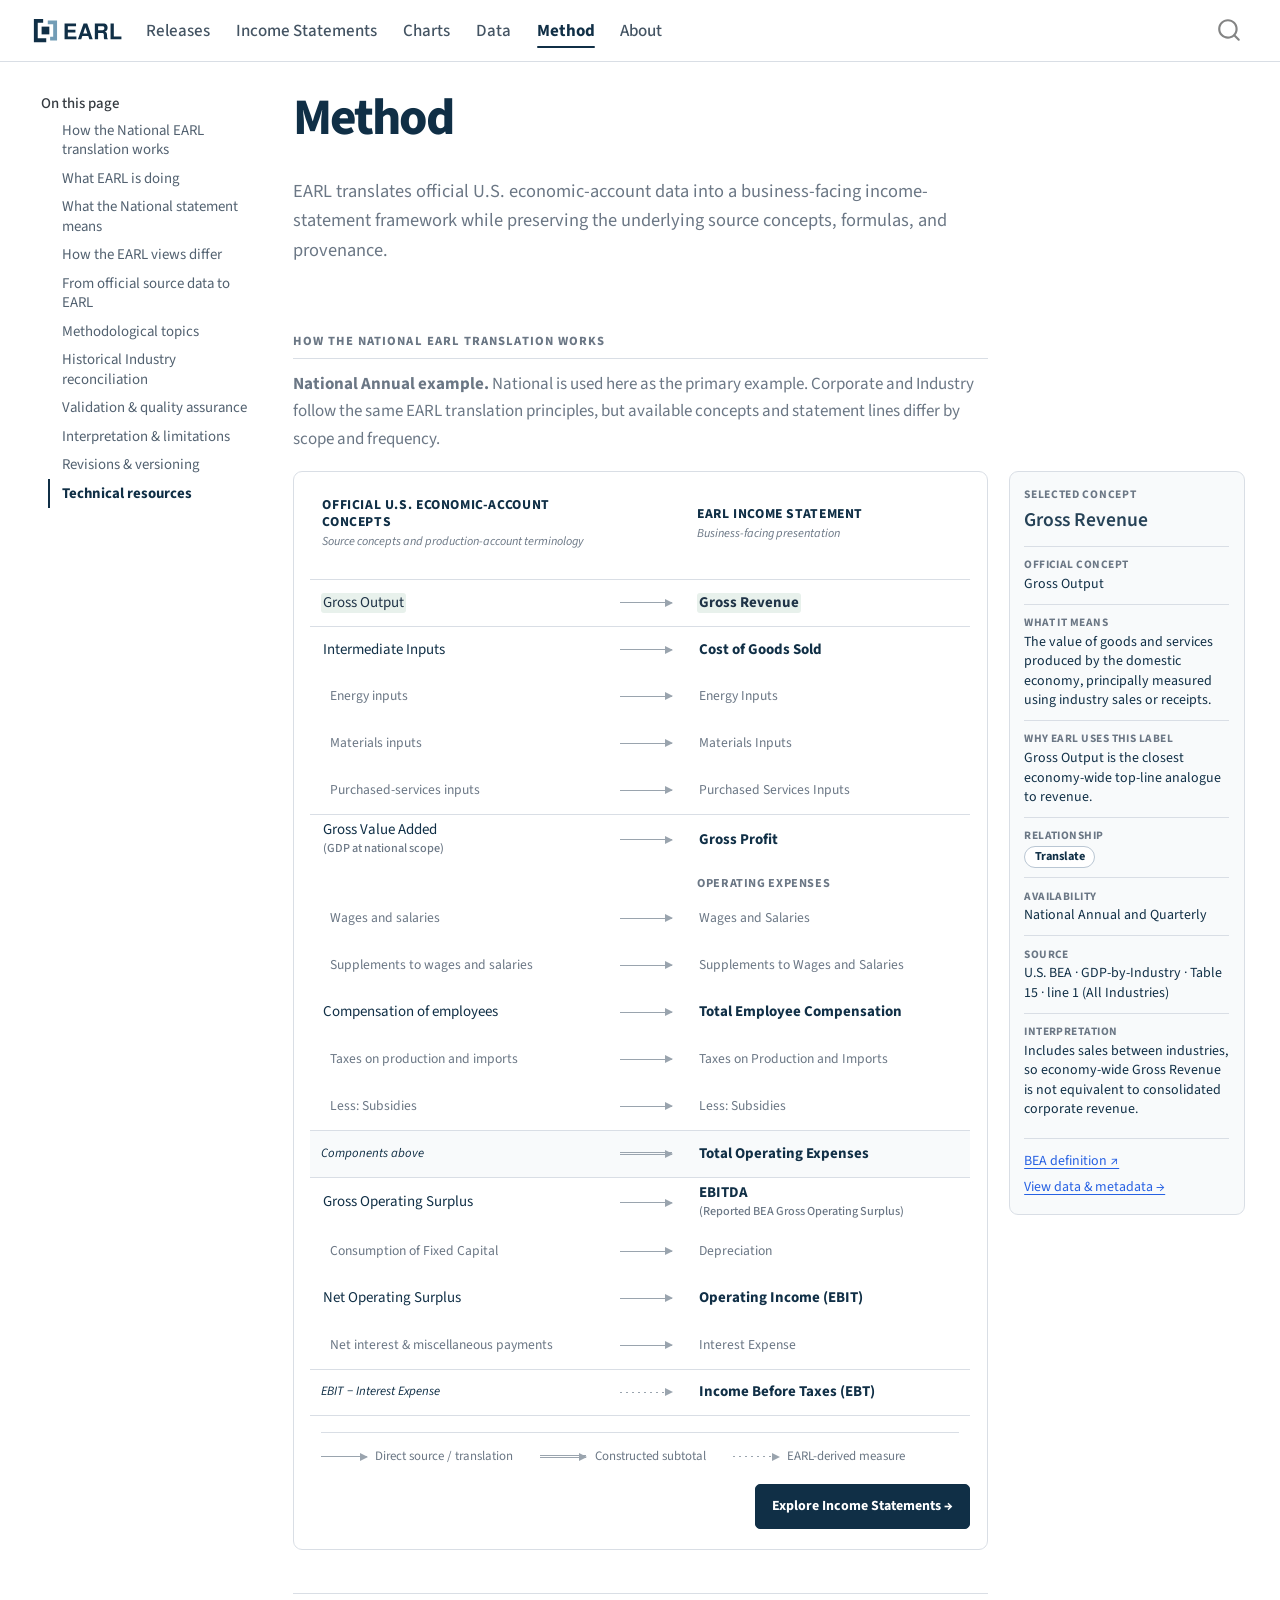
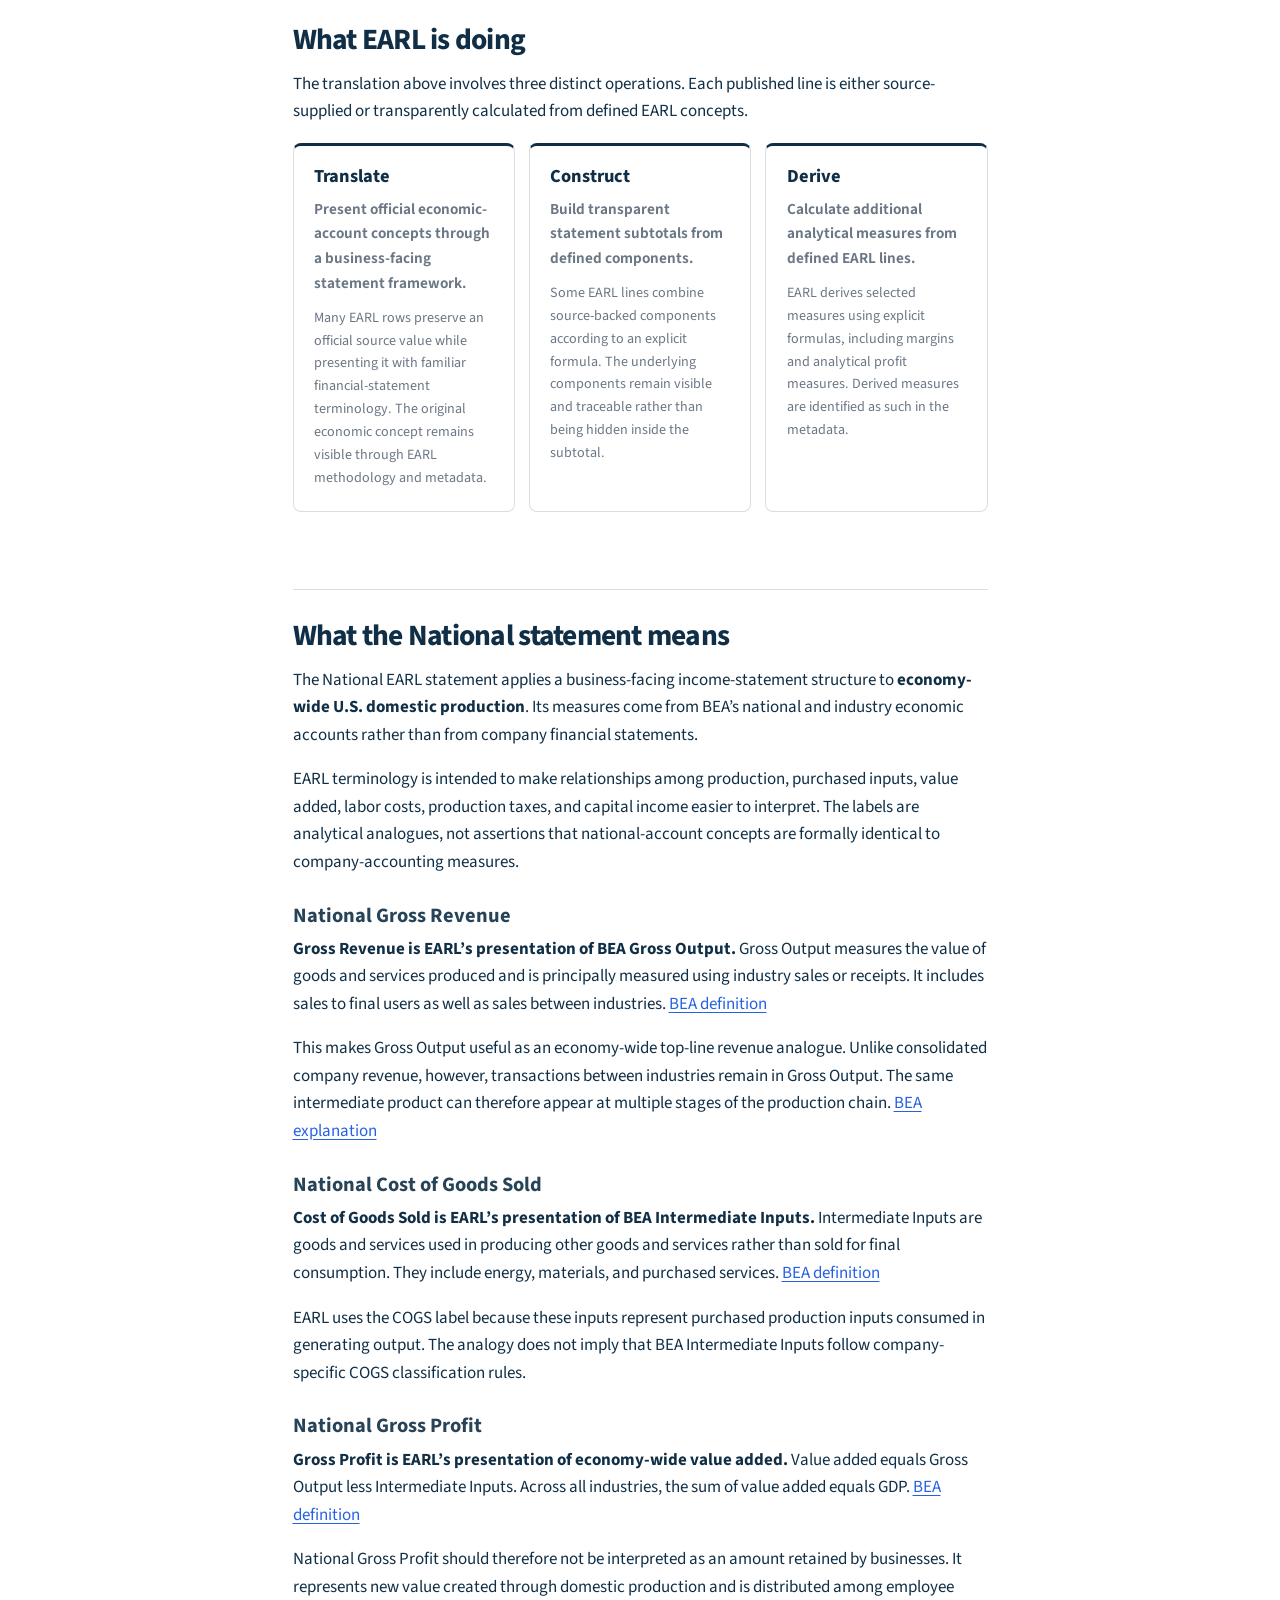
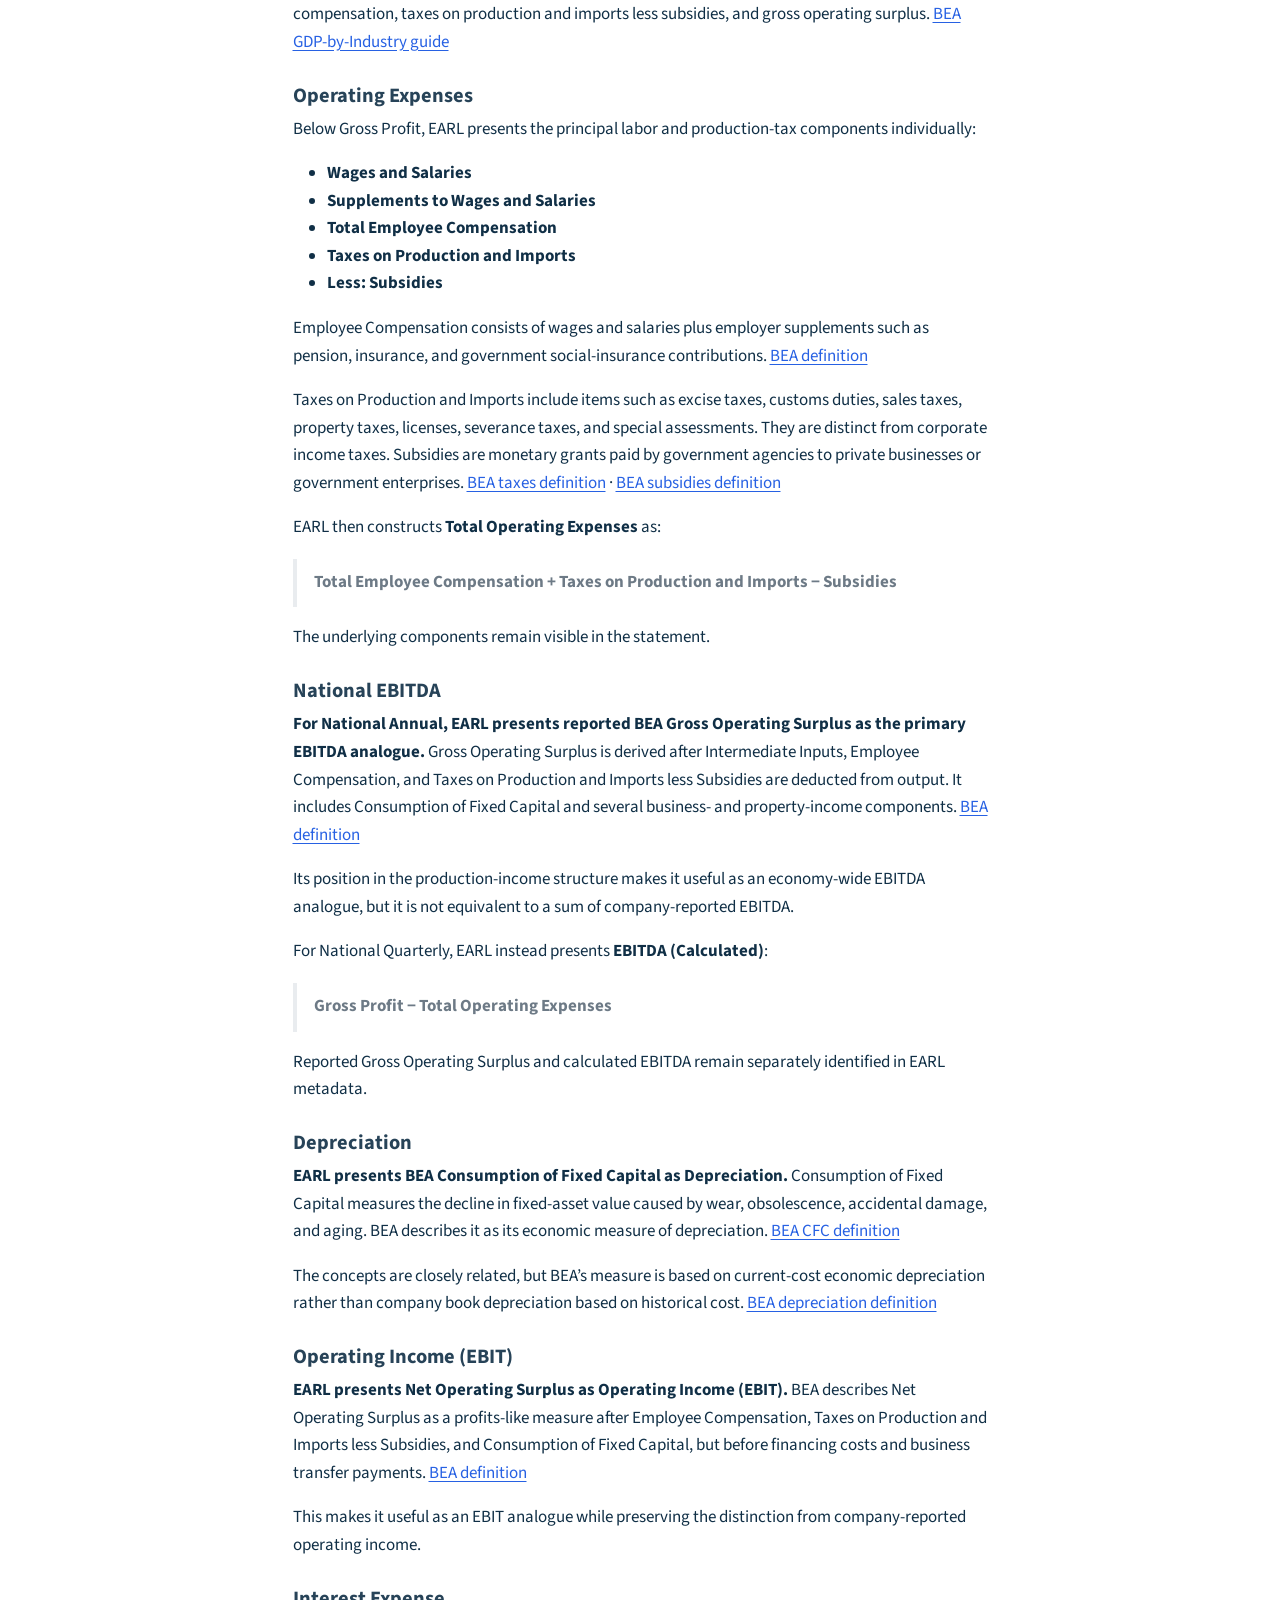
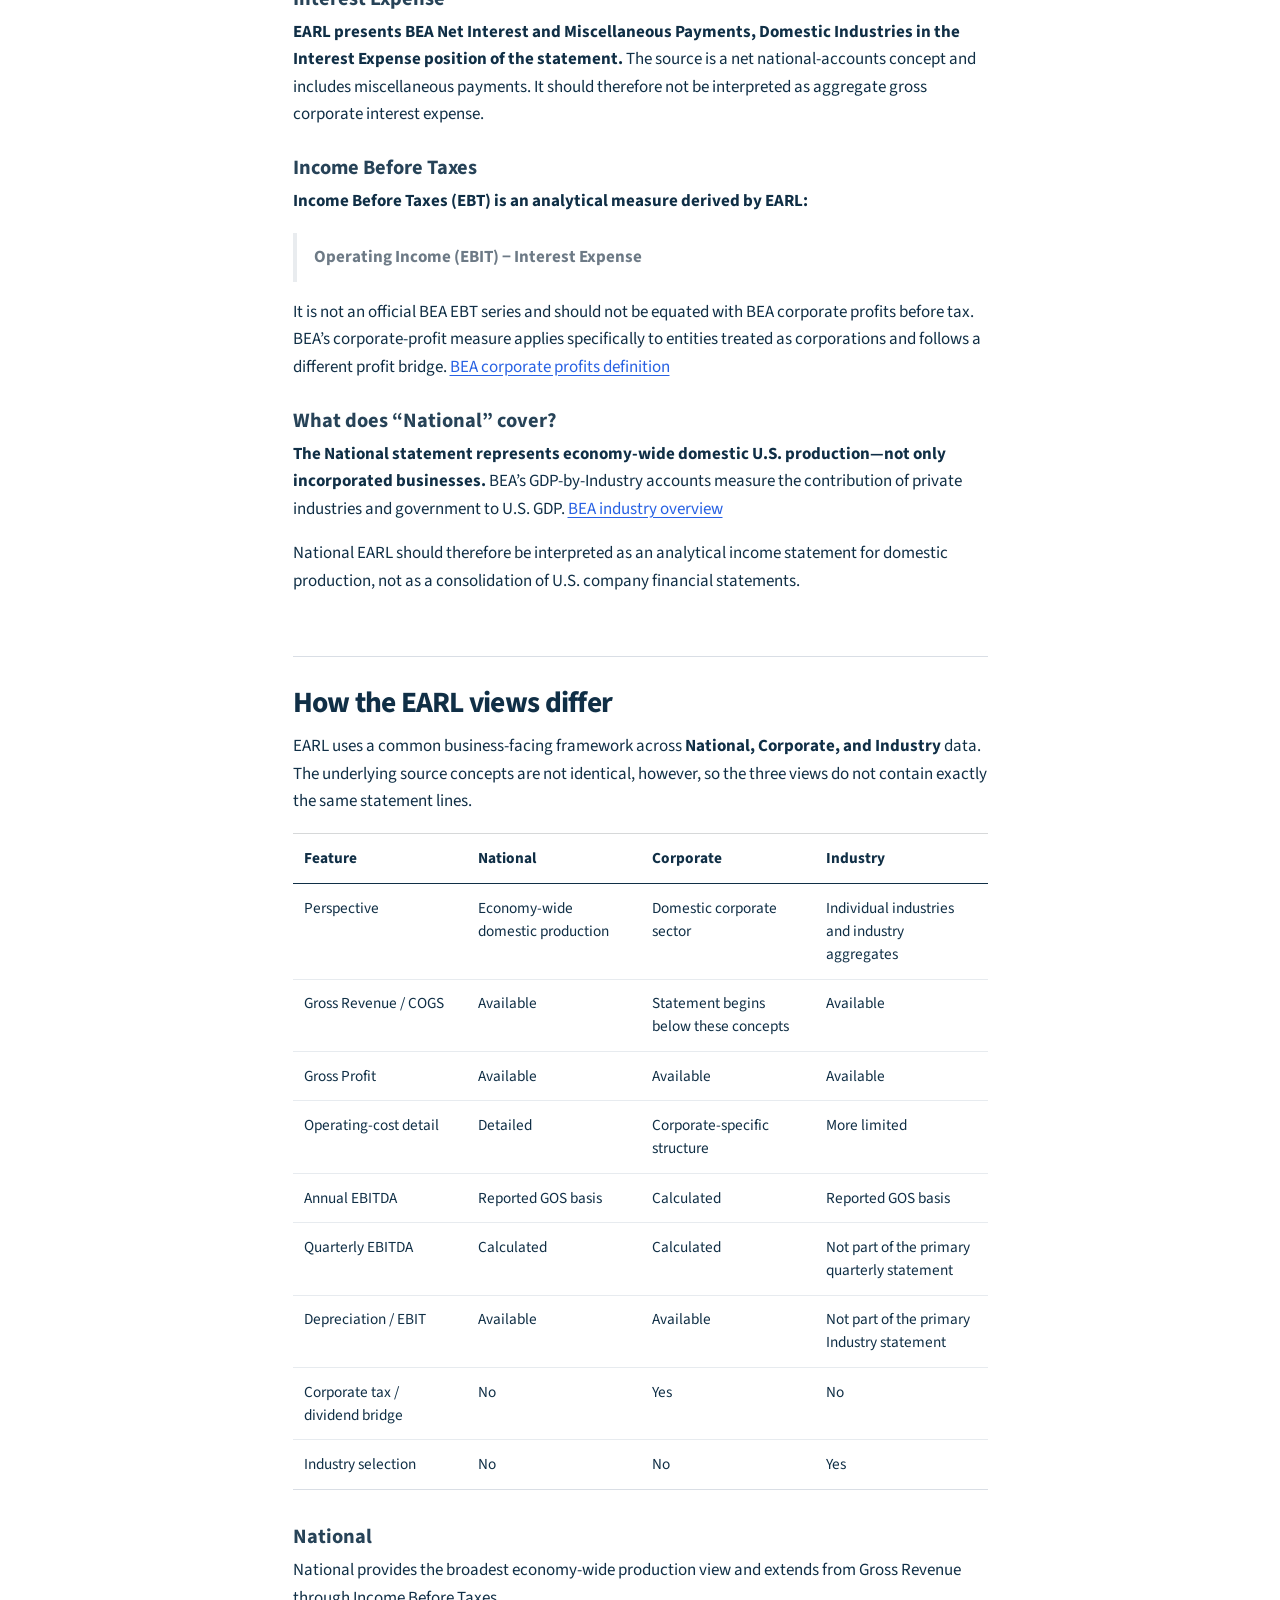
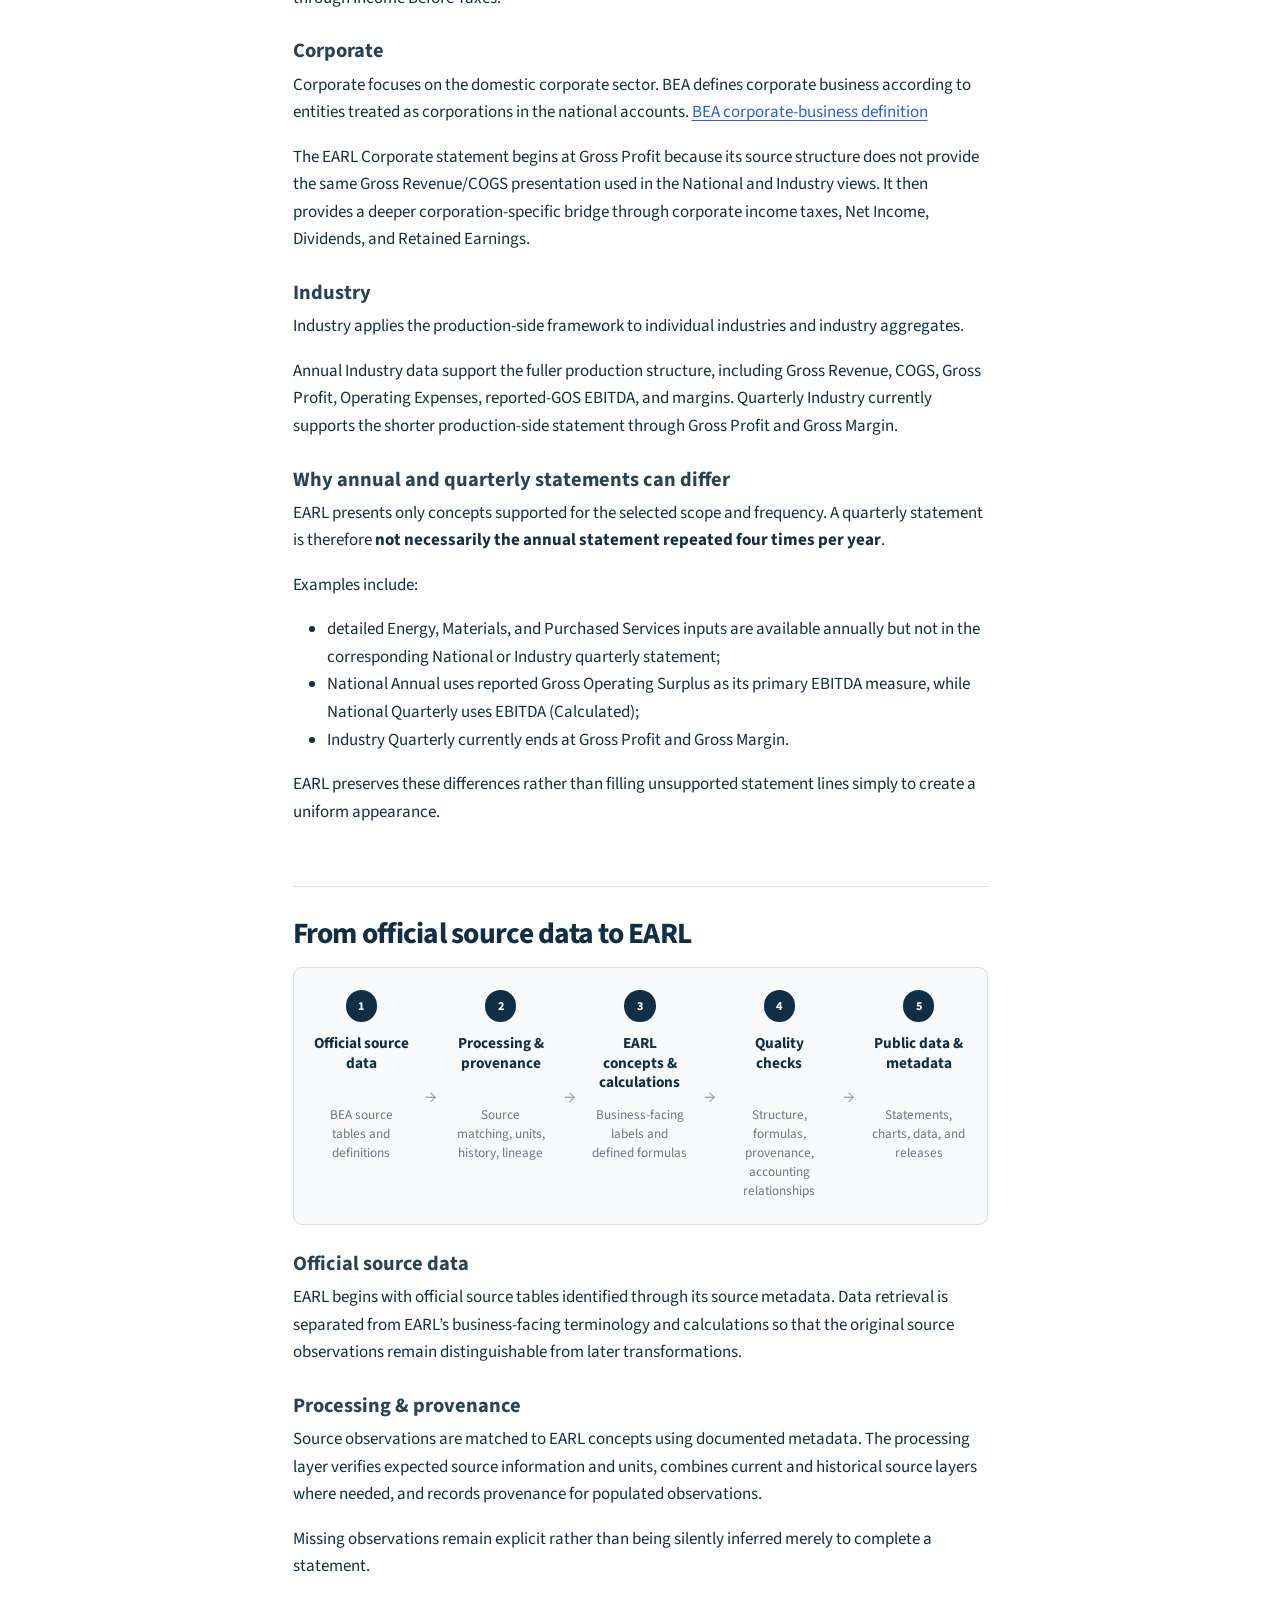
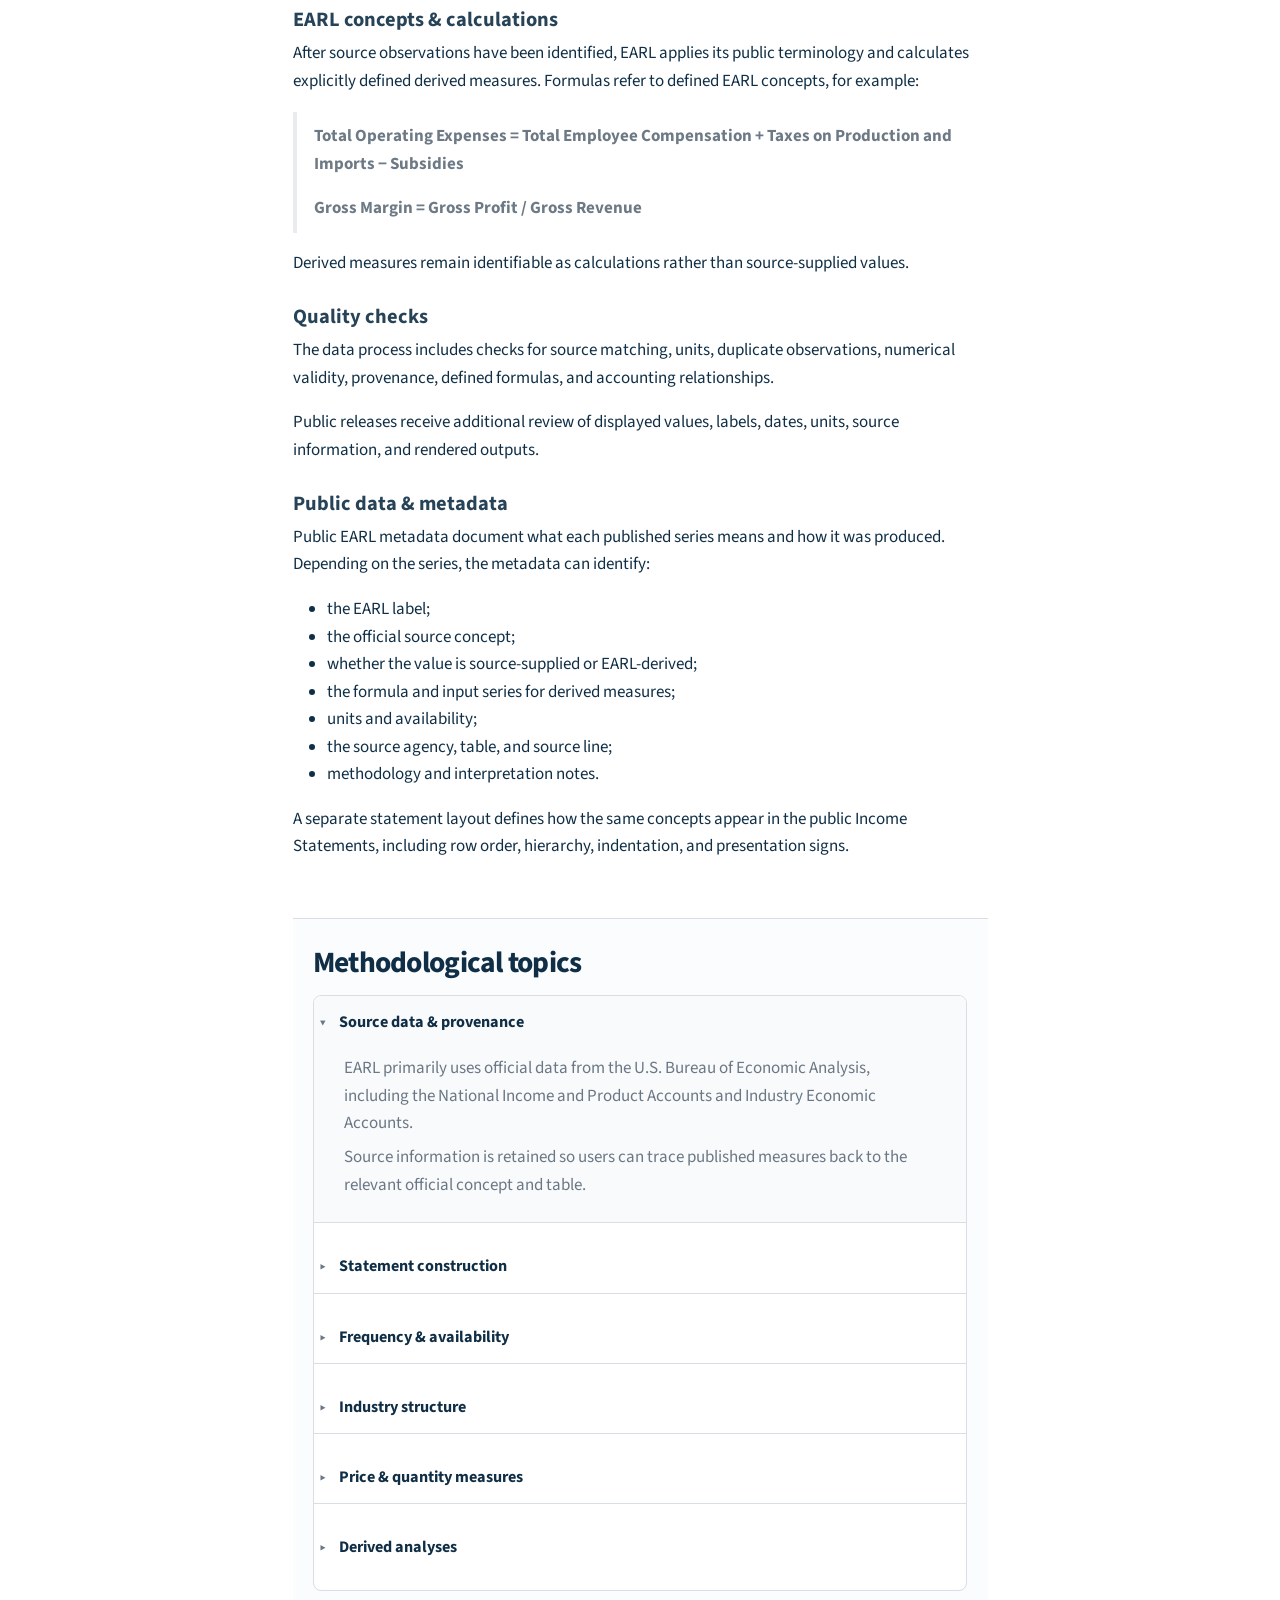
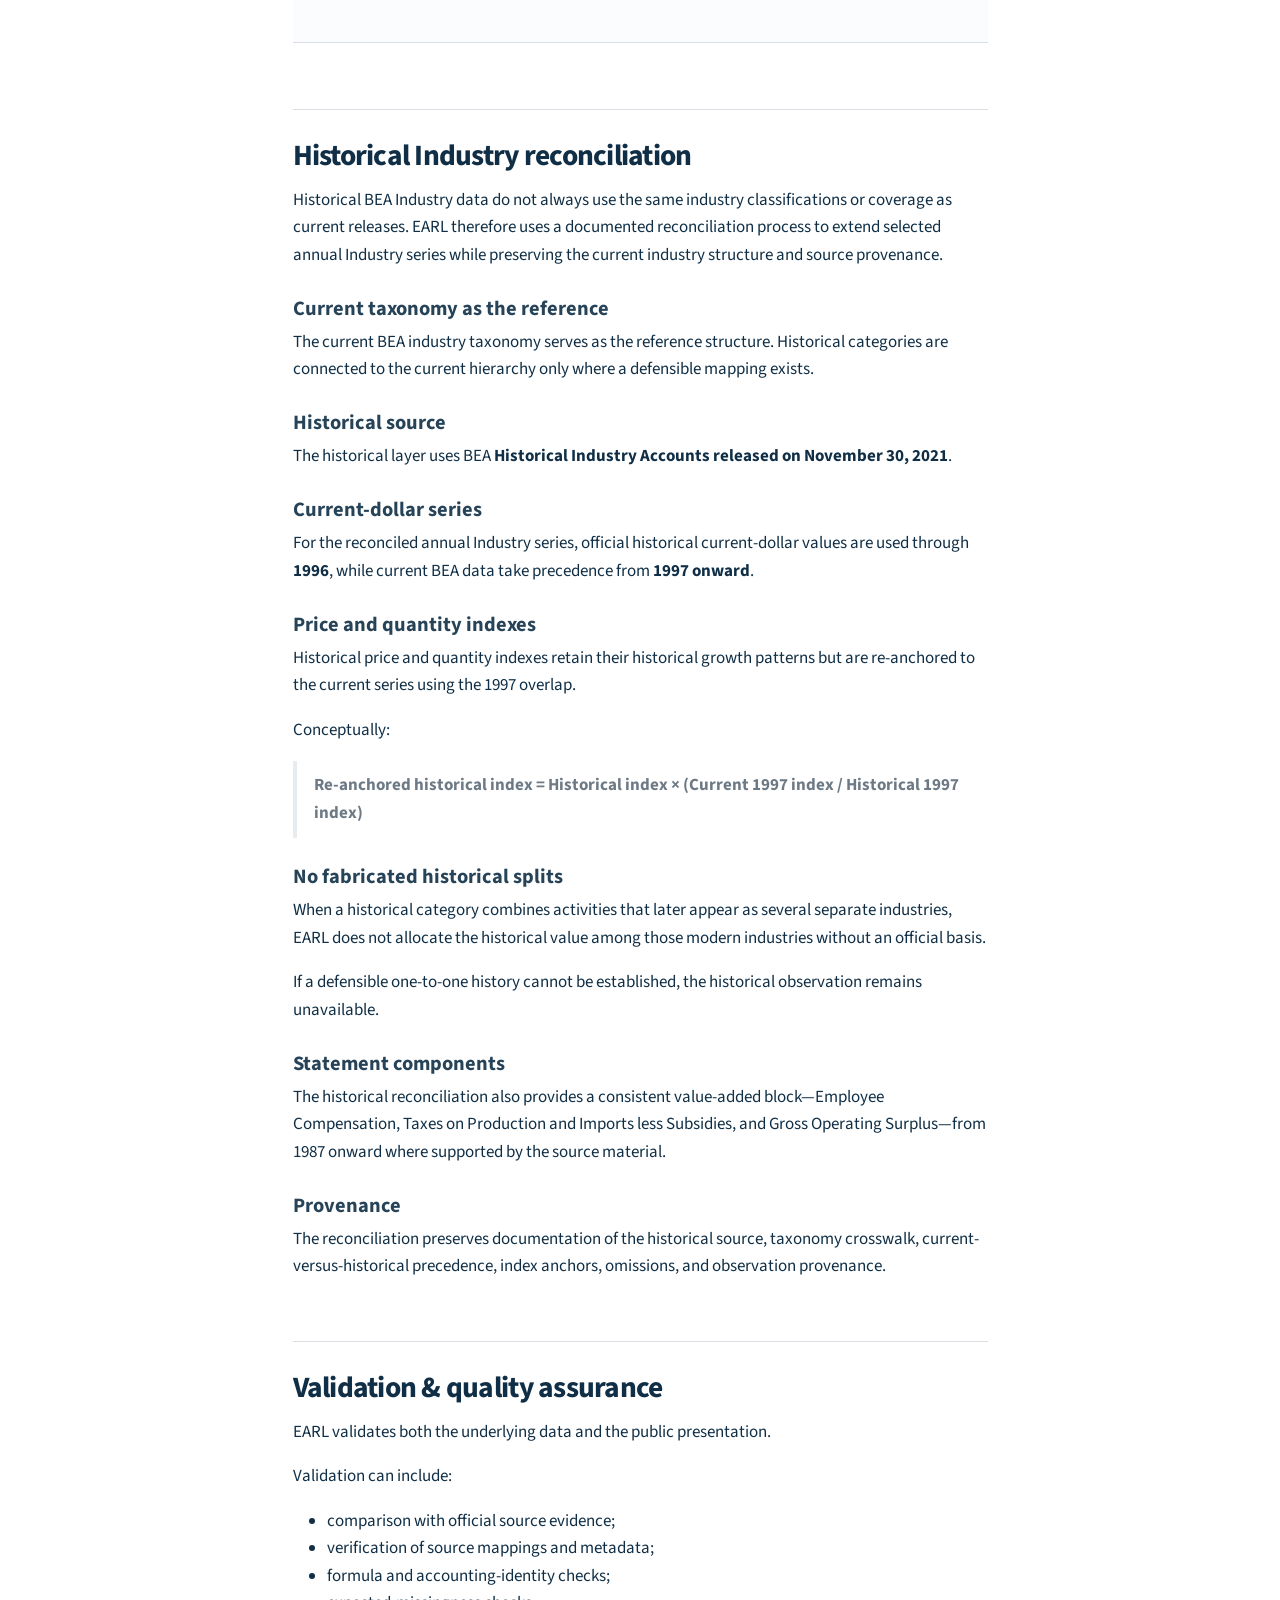
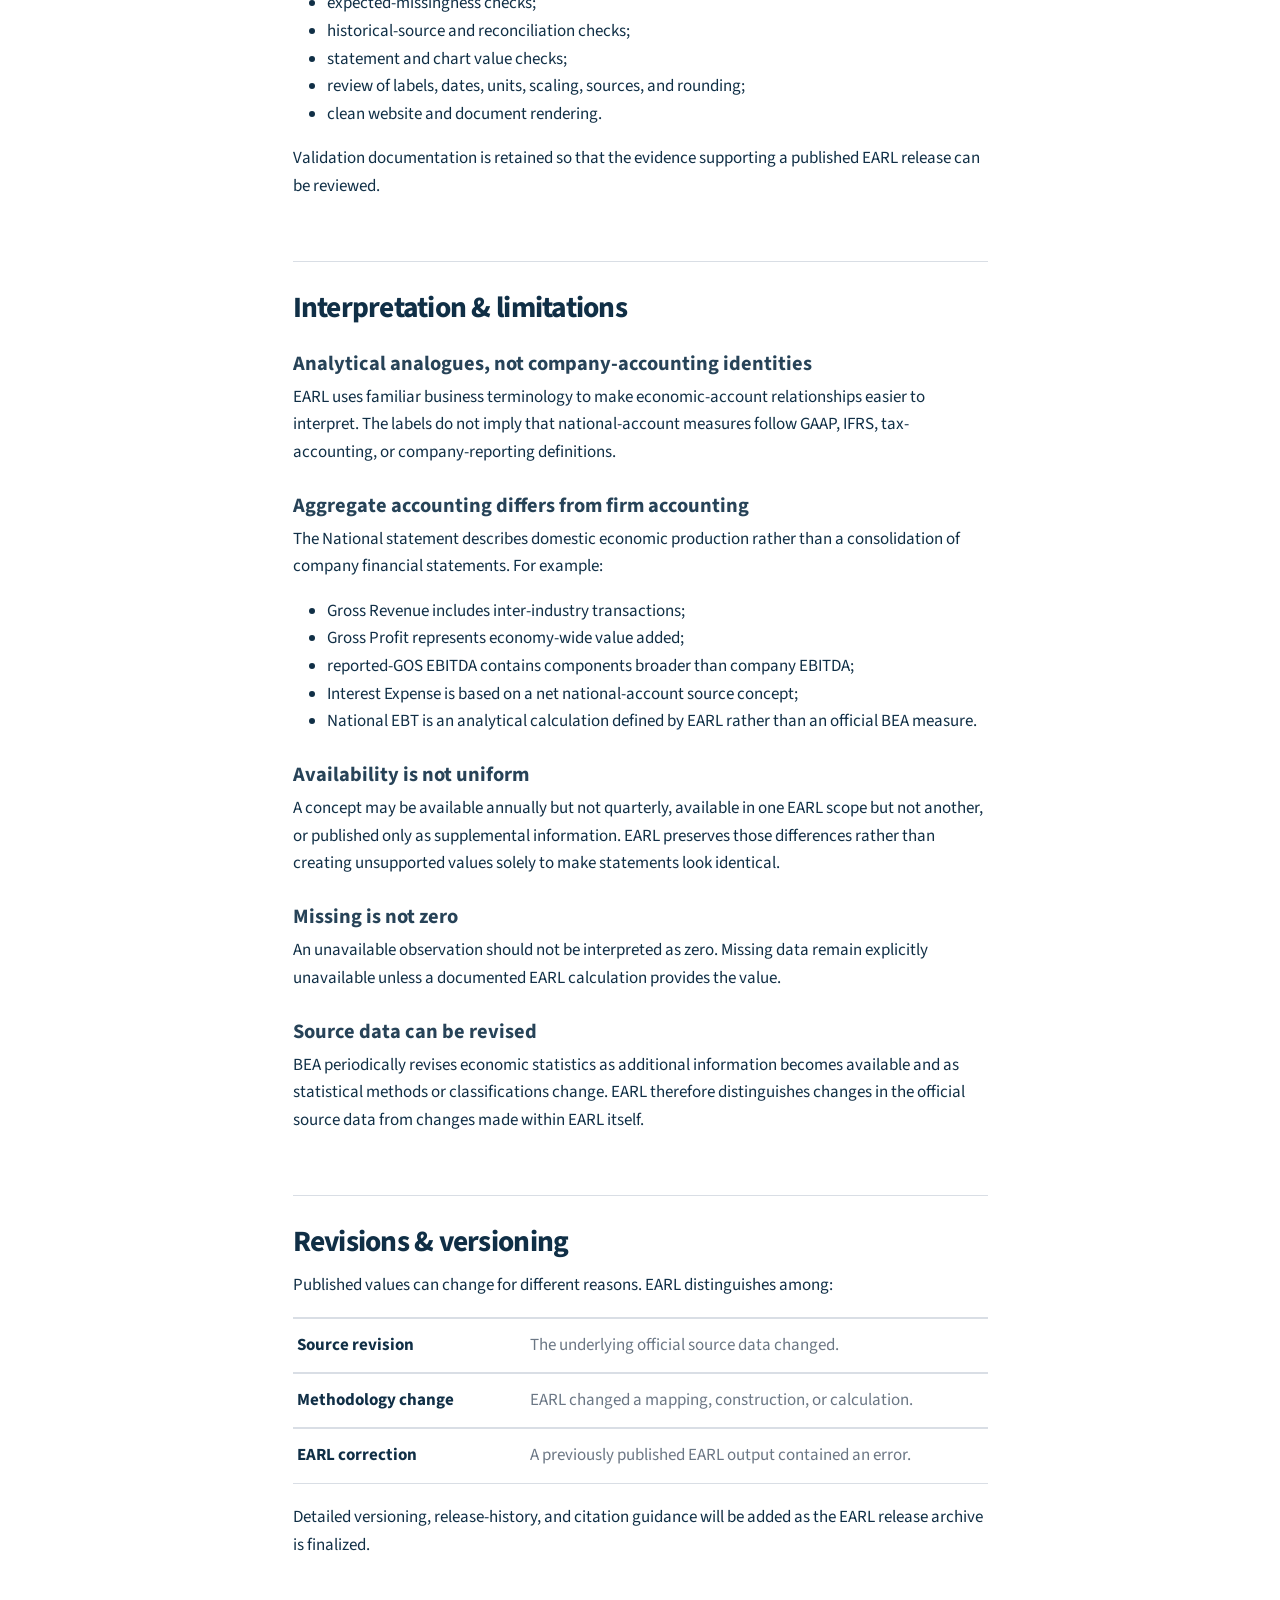
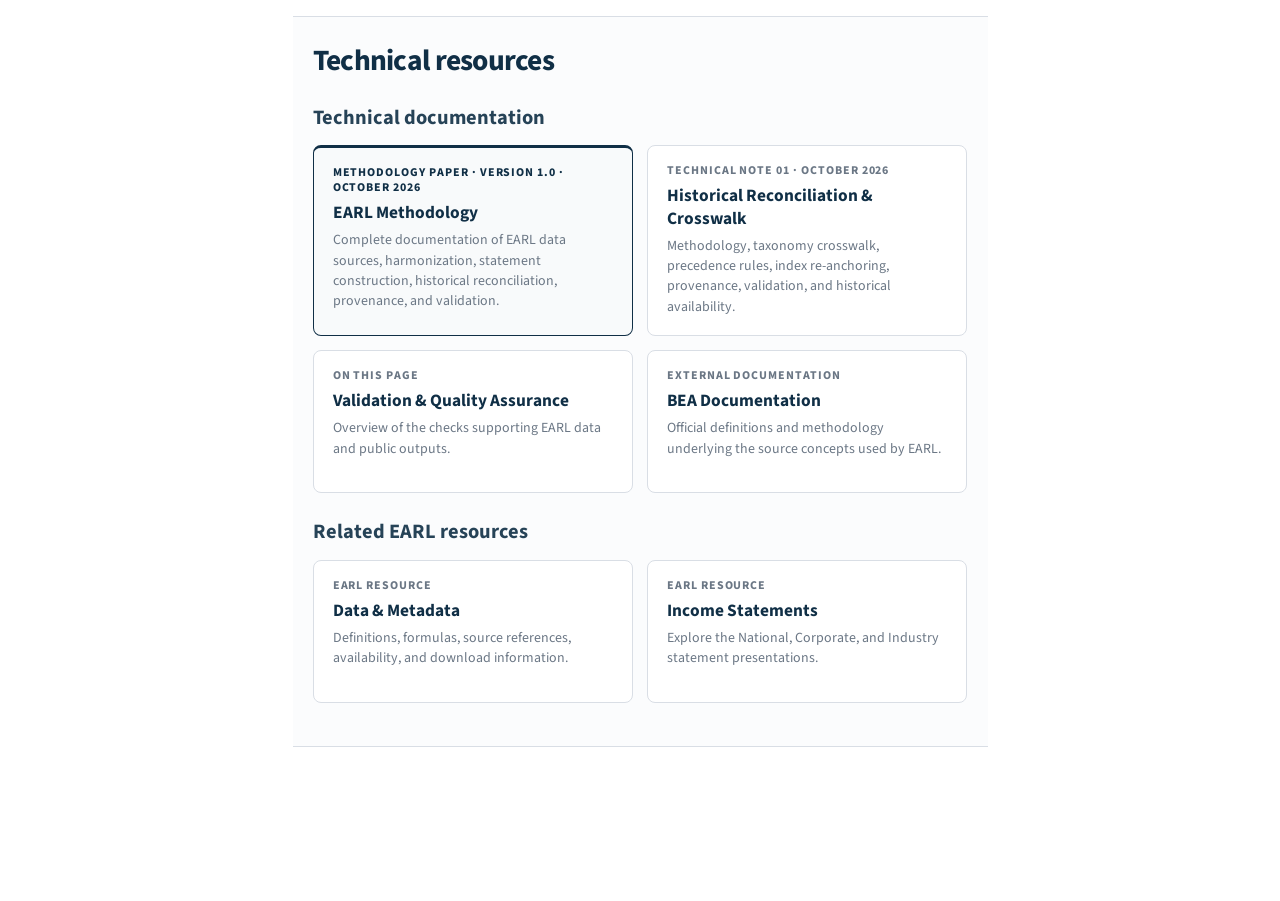
<file: method.html>
<!DOCTYPE html>
<html xmlns="http://www.w3.org/1999/xhtml" lang="en" xml:lang="en"><head>

<meta charset="utf-8">
<meta name="generator" content="quarto-1.9.38">

<meta name="viewport" content="width=device-width, initial-scale=1.0, user-scalable=yes">


<title>Method – EARL</title>
<style>
/* Default styles provided by pandoc.
** See https://pandoc.org/MANUAL.html#variables-for-html for config info.
*/
code{white-space: pre-wrap;}
span.smallcaps{font-variant: small-caps;}
div.columns{display: flex; gap: min(4vw, 1.5em);}
div.column{flex: auto; overflow-x: auto;}
div.hanging-indent{margin-left: 1.5em; text-indent: -1.5em;}
ul.task-list{list-style: none;}
ul.task-list li input[type="checkbox"] {
  width: 0.8em;
  margin: 0 0.8em 0.2em -1em; /* quarto-specific, see https://github.com/quarto-dev/quarto-cli/issues/4556 */ 
  vertical-align: middle;
}
</style>


<script src="site_libs/quarto-nav/quarto-nav.js"></script>
<script src="site_libs/quarto-nav/headroom.min.js"></script>
<script src="site_libs/clipboard/clipboard.min.js"></script>
<script src="site_libs/quarto-search/autocomplete.umd.js"></script>
<script src="site_libs/quarto-search/fuse.min.js"></script>
<script src="site_libs/quarto-search/quarto-search.js"></script>
<meta name="quarto:offset" content="./">
<link href="./assets/brand/favicon.ico" rel="icon">
<script src="site_libs/quarto-html/quarto.js" type="module"></script>
<script src="site_libs/quarto-html/tabsets/tabsets.js" type="module"></script>
<script src="site_libs/quarto-html/popper.min.js"></script>
<script src="site_libs/quarto-html/tippy.umd.min.js"></script>
<script src="site_libs/quarto-html/anchor.min.js"></script>
<link href="site_libs/quarto-html/tippy.css" rel="stylesheet">
<link href="site_libs/quarto-html/quarto-syntax-highlighting-15634bcf2e68342d4ad2dfa704d543f6.css" rel="stylesheet" id="quarto-text-highlighting-styles">
<script src="site_libs/bootstrap/bootstrap.min.js"></script>
<link href="site_libs/bootstrap/bootstrap-icons.css" rel="stylesheet">
<link href="site_libs/bootstrap/bootstrap-5d0031df7021f57b8d03aa37a6682bd9.min.css" rel="stylesheet" append-hash="true" id="quarto-bootstrap" data-mode="light">
<script id="quarto-search-options" type="application/json">{
  "location": "navbar",
  "copy-button": false,
  "collapse-after": 3,
  "panel-placement": "end",
  "type": "overlay",
  "limit": 50,
  "keyboard-shortcut": [
    "f",
    "/",
    "s"
  ],
  "show-item-context": false,
  "language": {
    "search-no-results-text": "No results",
    "search-matching-documents-text": "matching documents",
    "search-copy-link-title": "Copy link to search",
    "search-hide-matches-text": "Hide additional matches",
    "search-more-match-text": "more match in this document",
    "search-more-matches-text": "more matches in this document",
    "search-clear-button-title": "Clear",
    "search-text-placeholder": "",
    "search-detached-cancel-button-title": "Cancel",
    "search-submit-button-title": "Submit",
    "search-label": "Search"
  }
}</script>


<link rel="stylesheet" href="styles.css">
<link rel="stylesheet" href="styles/method.css">
<link rel="canonical" href="https://economic-accounts-research-lab.github.io/method.html">
</head>

<body class="floating nav-fixed slimcontent quarto-light">

<div id="quarto-search-results"></div>
  <header id="quarto-header" class="headroom fixed-top">
    <nav class="navbar navbar-expand-lg " data-bs-theme="dark">
      <div class="navbar-container container-fluid">
      <div class="navbar-brand-container mx-auto">
    <a href="./index.html" class="navbar-brand navbar-brand-logo">
    <img src="./assets/brand/brand-lockup-nav.svg" alt="EARL — Economic Accounts Research Lab" class="navbar-logo light-content">
    <img src="./assets/brand/brand-lockup-nav.svg" alt="EARL — Economic Accounts Research Lab" class="navbar-logo dark-content">
    </a>
  </div>
            <div id="quarto-search" class="" title="Search"></div>
          <button class="navbar-toggler" type="button" data-bs-toggle="collapse" data-bs-target="#navbarCollapse" aria-controls="navbarCollapse" role="menu" aria-expanded="false" aria-label="Toggle navigation" onclick="if (window.quartoToggleHeadroom) { window.quartoToggleHeadroom(); }">
  <span class="navbar-toggler-icon"></span>
</button>
          <div class="collapse navbar-collapse" id="navbarCollapse">
            <ul class="navbar-nav navbar-nav-scroll me-auto">
  <li class="nav-item">
    <a class="nav-link" href="./releases/index.html"> 
<span class="menu-text">Releases</span></a>
  </li>  
  <li class="nav-item">
    <a class="nav-link" href="./income-statements.html"> 
<span class="menu-text">Income Statements</span></a>
  </li>  
  <li class="nav-item">
    <a class="nav-link" href="./charts.html"> 
<span class="menu-text">Charts</span></a>
  </li>  
  <li class="nav-item">
    <a class="nav-link" href="./data.html"> 
<span class="menu-text">Data</span></a>
  </li>  
  <li class="nav-item">
    <a class="nav-link active" href="./method.html" aria-current="page"> 
<span class="menu-text">Method</span></a>
  </li>  
  <li class="nav-item">
    <a class="nav-link" href="./about.html"> 
<span class="menu-text">About</span></a>
  </li>  
</ul>
          </div> <!-- /navcollapse -->
            <div class="quarto-navbar-tools">
</div>
      </div> <!-- /container-fluid -->
    </nav>
</header>
<!-- content -->
<div id="quarto-content" class="quarto-container page-columns page-rows-contents page-layout-article page-navbar">
<!-- sidebar -->
  <nav id="quarto-sidebar" class="sidebar collapse collapse-horizontal quarto-sidebar-collapse-item sidebar-navigation floating overflow-auto">
    <nav id="TOC" role="doc-toc" class="toc-active">
    <h2 id="toc-title">On this page</h2>
   
  <ul class="collapse">
  <li><a href="#translation-map" id="toc-translation-map" class="nav-link active" data-scroll-target="#translation-map">How the National EARL translation works</a></li>
  <li><a href="#what-nisp-is-doing" id="toc-what-nisp-is-doing" class="nav-link" data-scroll-target="#what-nisp-is-doing">What EARL is doing</a></li>
  <li><a href="#national-meaning" id="toc-national-meaning" class="nav-link" data-scroll-target="#national-meaning">What the National statement means</a></li>
  <li><a href="#scope-differences" id="toc-scope-differences" class="nav-link" data-scroll-target="#scope-differences">How the EARL views differ</a></li>
  <li><a href="#source-to-nisp" id="toc-source-to-nisp" class="nav-link" data-scroll-target="#source-to-nisp">From official source data to EARL</a></li>
  <li><a href="#methodological-topics" id="toc-methodological-topics" class="nav-link" data-scroll-target="#methodological-topics">Methodological topics</a></li>
  <li><a href="#historical-reconciliation" id="toc-historical-reconciliation" class="nav-link" data-scroll-target="#historical-reconciliation">Historical Industry reconciliation</a></li>
  <li><a href="#validation-quality-assurance" id="toc-validation-quality-assurance" class="nav-link" data-scroll-target="#validation-quality-assurance">Validation &amp; quality assurance</a></li>
  <li><a href="#interpretation-limitations" id="toc-interpretation-limitations" class="nav-link" data-scroll-target="#interpretation-limitations">Interpretation &amp; limitations</a></li>
  <li><a href="#revisions-versioning" id="toc-revisions-versioning" class="nav-link" data-scroll-target="#revisions-versioning">Revisions &amp; versioning</a></li>
  <li><a href="#technical-resources" id="toc-technical-resources" class="nav-link" data-scroll-target="#technical-resources">Technical resources</a></li>
  </ul>
</nav>
</nav>
<div id="quarto-sidebar-glass" class="quarto-sidebar-collapse-item" data-bs-toggle="collapse" data-bs-target=".quarto-sidebar-collapse-item"></div>
<!-- margin-sidebar -->
    <div id="quarto-margin-sidebar" class="sidebar margin-sidebar zindex-bottom">
    </div>
<!-- main -->
<main class="content page-columns page-full" id="quarto-document-content">

<header id="title-block-header" class="quarto-title-block default">
<div class="quarto-title">
<h1 class="title">Method</h1>
</div>



<div class="quarto-title-meta">

    
  
    
  </div>
  


</header>


<!-- project-identity-managed: abbreviation=EARL; full_name=Economic Accounts Research Lab -->
<p>EARL translates official U.S. economic-account data into a business-facing income-statement framework while preserving the underlying source concepts, formulas, and provenance.</p>
<section id="translation-map" class="level2 nisp-method-h2 nisp-method-translation-heading page-columns page-full">
<h2 class="nisp-method-h2 nisp-method-translation-heading anchored" data-anchor-id="translation-map">How the National EARL translation works</h2>
<p><strong>National Annual example.</strong> National is used here as the primary example. Corporate and Industry follow the same EARL translation principles, but available concepts and statement lines differ by scope and frequency.</p>
<div class="column-body nisp-method-map-block">
  <div class="nisp-map">
    <div class="nisp-map-head">
      <div>
        <span class="nisp-map-col">Official U.S. economic-account concepts</span>
        <span class="nisp-map-sub">Source concepts and production-account terminology</span>
      </div>
      <div></div>
      <div>
        <span class="nisp-map-col">EARL income statement</span>
        <span class="nisp-map-sub">Business-facing presentation</span>
      </div>
    </div>

    <div class="nisp-map-row rule">
      <div class="bea"><button class="nisp-concept-trigger" data-concept="gross-output">Gross Output</button></div>
      <div class="link"><span class="arrow"></span></div>
      <div class="nisp"><button class="nisp-concept-trigger" data-concept="gross-output">Gross Revenue</button></div>
    </div>

    <div class="nisp-map-row rule">
      <div class="bea"><button class="nisp-concept-trigger" data-concept="intermediate-inputs">Intermediate Inputs</button></div>
      <div class="link"><span class="arrow"></span></div>
      <div class="nisp"><button class="nisp-concept-trigger" data-concept="intermediate-inputs">Cost of Goods Sold</button></div>
    </div>

    <div class="nisp-map-row detail">
      <div class="bea"><button class="nisp-concept-trigger" data-concept="energy-inputs">Energy inputs</button></div>
      <div class="link"><span class="arrow"></span></div>
      <div class="nisp"><button class="nisp-concept-trigger" data-concept="energy-inputs">Energy Inputs</button></div>
    </div>

    <div class="nisp-map-row detail">
      <div class="bea"><button class="nisp-concept-trigger" data-concept="materials-inputs">Materials inputs</button></div>
      <div class="link"><span class="arrow"></span></div>
      <div class="nisp"><button class="nisp-concept-trigger" data-concept="materials-inputs">Materials Inputs</button></div>
    </div>

    <div class="nisp-map-row detail">
      <div class="bea"><button class="nisp-concept-trigger" data-concept="services-inputs">Purchased-services inputs</button></div>
      <div class="link"><span class="arrow"></span></div>
      <div class="nisp"><button class="nisp-concept-trigger" data-concept="services-inputs">Purchased Services Inputs</button></div>
    </div>

    <div class="nisp-map-row rule">
      <div class="bea">
        <button class="nisp-concept-trigger" data-concept="gross-profit">
          Gross Value Added <span class="nisp-inline-note">(GDP at national scope)</span>
        </button>
      </div>
      <div class="link"><span class="arrow"></span></div>
      <div class="nisp"><button class="nisp-concept-trigger" data-concept="gross-profit">Gross Profit</button></div>
    </div>

    <div class="nisp-map-section-label">
      <span></span><span></span><span>Operating Expenses</span>
    </div>

    <div class="nisp-map-row detail">
      <div class="bea"><button class="nisp-concept-trigger" data-concept="wages">Wages and salaries</button></div>
      <div class="link"><span class="arrow"></span></div>
      <div class="nisp"><button class="nisp-concept-trigger" data-concept="wages">Wages and Salaries</button></div>
    </div>

    <div class="nisp-map-row detail">
      <div class="bea"><button class="nisp-concept-trigger" data-concept="supplements">Supplements to wages and salaries</button></div>
      <div class="link"><span class="arrow"></span></div>
      <div class="nisp"><button class="nisp-concept-trigger" data-concept="supplements">Supplements to Wages and Salaries</button></div>
    </div>

    <div class="nisp-map-row">
      <div class="bea"><button class="nisp-concept-trigger" data-concept="compensation">Compensation of employees</button></div>
      <div class="link"><span class="arrow"></span></div>
      <div class="nisp"><button class="nisp-concept-trigger" data-concept="compensation">Total Employee Compensation</button></div>
    </div>

    <div class="nisp-map-row detail">
      <div class="bea"><button class="nisp-concept-trigger" data-concept="taxes">Taxes on production and imports</button></div>
      <div class="link"><span class="arrow"></span></div>
      <div class="nisp"><button class="nisp-concept-trigger" data-concept="taxes">Taxes on Production and Imports</button></div>
    </div>

    <div class="nisp-map-row detail">
      <div class="bea"><button class="nisp-concept-trigger" data-concept="subsidies">Less: Subsidies</button></div>
      <div class="link"><span class="arrow"></span></div>
      <div class="nisp"><button class="nisp-concept-trigger" data-concept="subsidies">Less: Subsidies</button></div>
    </div>

    <div class="nisp-map-row subtotal-row rule">
      <div class="bea nisp-formula-label">Components above</div>
      <div class="link"><span class="arrow constructed"></span></div>
      <div class="nisp"><button class="nisp-concept-trigger" data-concept="operating-expenses">Total Operating Expenses</button></div>
    </div>

    <div class="nisp-map-row rule">
      <div class="bea"><button class="nisp-concept-trigger" data-concept="ebitda">Gross Operating Surplus</button></div>
      <div class="link"><span class="arrow"></span></div>
      <div class="nisp">
        <button class="nisp-concept-trigger" data-concept="ebitda">
          EBITDA <span class="nisp-inline-note">(Reported BEA Gross Operating Surplus)</span>
        </button>
      </div>
    </div>

    <div class="nisp-map-row detail">
      <div class="bea"><button class="nisp-concept-trigger" data-concept="depreciation">Consumption of Fixed Capital</button></div>
      <div class="link"><span class="arrow"></span></div>
      <div class="nisp"><button class="nisp-concept-trigger" data-concept="depreciation">Depreciation</button></div>
    </div>

    <div class="nisp-map-row">
      <div class="bea"><button class="nisp-concept-trigger" data-concept="ebit">Net Operating Surplus</button></div>
      <div class="link"><span class="arrow"></span></div>
      <div class="nisp"><button class="nisp-concept-trigger" data-concept="ebit">Operating Income (EBIT)</button></div>
    </div>

    <div class="nisp-map-row detail">
      <div class="bea"><button class="nisp-concept-trigger" data-concept="interest">Net interest &amp; miscellaneous payments</button></div>
      <div class="link"><span class="arrow"></span></div>
      <div class="nisp"><button class="nisp-concept-trigger" data-concept="interest">Interest Expense</button></div>
    </div>

    <div class="nisp-map-row rule rule-bottom">
      <div class="bea nisp-formula-label">EBIT − Interest Expense</div>
      <div class="link"><span class="arrow dotted"></span></div>
      <div class="nisp"><button class="nisp-concept-trigger" data-concept="ebt">Income Before Taxes (EBT)</button></div>
    </div>

    <div class="nisp-map-legend" aria-label="Translation map legend">
      <span class="legend-item">
        <span class="legend-glyph"><span class="arrow"></span></span>
        Direct source / translation
      </span>
      <span class="legend-item">
        <span class="legend-glyph"><span class="arrow constructed"></span></span>
        Constructed subtotal
      </span>
      <span class="legend-item">
        <span class="legend-glyph"><span class="arrow dotted"></span></span>
        EARL-derived measure
      </span>
    </div>

    <div class="nisp-map-cta">
      <a class="nisp-map-btn" href="income-statements.html">Explore Income Statements →</a>
    </div>
  </div>
</div>



<div class="no-row-height column-margin column-container page-columns page-full"><div class="nisp-method-detail-block page-columns page-full">


  <aside class="nisp-map-detail" aria-live="polite" aria-label="Selected concept explanation">
    <span class="nisp-detail-eyebrow">Selected concept</span>
    <h3 id="nisp-detail-title" class="anchored">Gross Revenue</h3>
    <dl>
      <div><dt>Official concept</dt><dd id="nisp-detail-source-concept">Gross Output</dd></div>
      <div><dt>What it means</dt><dd id="nisp-detail-meaning">The value of goods and services produced by the domestic economy, principally measured using industry sales or receipts.</dd></div>
      <div><dt>Why EARL uses this label</dt><dd id="nisp-detail-why">Gross Output is the closest economy-wide top-line analogue to revenue.</dd></div>
      <div><dt>Relationship</dt><dd id="nisp-detail-type"><span class="nisp-detail-badge">Translate</span></dd></div>
      <div><dt>Availability</dt><dd id="nisp-detail-availability">National Annual and Quarterly</dd></div>
      <div><dt>Source</dt><dd id="nisp-detail-source">U.S. BEA · GDP-by-Industry · Table 15 · line 1 (All Industries)</dd></div>
      <div><dt>Interpretation</dt><dd id="nisp-detail-interpretation">Includes sales between industries, so economy-wide Gross Revenue is not equivalent to consolidated corporate revenue.</dd></div>
    </dl>
    <div class="nisp-detail-links">
      <a id="nisp-detail-bea" href="https://www.bea.gov/help/glossary?page=3" target="_blank" rel="noopener">BEA definition ↗</a>
      <a href="data.html">View data &amp; metadata →</a>
    </div>
  </aside>
</div></div><script>
(function () {
  const concepts = {
    "gross-output": {
      title: "Gross Revenue",
      sourceConcept: "Gross Output",
      meaning: "The value of goods and services produced by the domestic economy, principally measured using industry sales or receipts.",
      why: "Gross Output is the closest economy-wide top-line analogue to revenue.",
      type: "Translate",
      availability: "National Annual and Quarterly",
      source: "U.S. BEA · GDP-by-Industry · Table 15 · line 1 (All Industries)",
      interpretation: "Includes sales between industries, so economy-wide Gross Revenue is not equivalent to consolidated corporate revenue.",
      bea: "https://www.bea.gov/help/glossary?page=3"
    },
    "intermediate-inputs": {
      title: "Cost of Goods Sold",
      sourceConcept: "Intermediate Inputs",
      meaning: "Goods and services used up in producing other goods and services rather than sold for final consumption.",
      why: "Intermediate Inputs are the purchased production inputs consumed in generating output, making them the closest economy-wide analogue to COGS.",
      type: "Translate",
      availability: "National Annual and Quarterly",
      source: "U.S. BEA · GDP-by-Industry · Table 20 · line 1 (All Industries)",
      interpretation: "This is an analytical analogue; BEA Intermediate Inputs do not follow company-specific COGS classification rules.",
      bea: "https://www.bea.gov/help/faq/185"
    },
    "energy-inputs": {
      title: "Energy Inputs",
      sourceConcept: "Energy inputs",
      meaning: "The energy component of Intermediate Inputs used in production.",
      why: "EARL preserves the official input component directly within the COGS section of the statement.",
      type: "Translate",
      availability: "National Annual; detailed input components may lag headline National series",
      source: "U.S. BEA · GDP-by-Industry · Table 25 · line 7",
      interpretation: "This is a detailed component of Intermediate Inputs rather than a separate expense category defined under company accounting rules.",
      bea: "https://www.bea.gov/resources/guide-interactive-gdp-industry-accounts-tables"
    },
    "materials-inputs": {
      title: "Materials Inputs",
      sourceConcept: "Materials inputs",
      meaning: "The materials component of Intermediate Inputs used in production.",
      why: "EARL preserves the official input component directly within the COGS section of the statement.",
      type: "Translate",
      availability: "National Annual; detailed input components may lag headline National series",
      source: "U.S. BEA · GDP-by-Industry · Table 25 · line 8",
      interpretation: "This is a detailed component of Intermediate Inputs rather than a separate expense category defined under company accounting rules.",
      bea: "https://www.bea.gov/resources/guide-interactive-gdp-industry-accounts-tables"
    },
    "services-inputs": {
      title: "Purchased Services Inputs",
      sourceConcept: "Purchased-services inputs",
      meaning: "The purchased-services component of Intermediate Inputs used in production.",
      why: "EARL preserves the official input component directly within the COGS section of the statement.",
      type: "Translate",
      availability: "National Annual; detailed input components may lag headline National series",
      source: "U.S. BEA · GDP-by-Industry · Table 25 · line 9",
      interpretation: "This is a detailed component of Intermediate Inputs rather than a separate expense category defined under company accounting rules.",
      bea: "https://www.bea.gov/resources/guide-interactive-gdp-industry-accounts-tables"
    },
    "gross-profit": {
      title: "Gross Profit",
      sourceConcept: "Gross Value Added; sourced nationally from Gross Domestic Product",
      meaning: "The value created by domestic production after subtracting Intermediate Inputs from Gross Output.",
      why: "Value Added is the economy-wide residual after purchased inputs, making it the closest analogue to Gross Profit.",
      type: "Translate",
      availability: "National Annual and Quarterly",
      source: "U.S. BEA · NIPA Table 1.3.5 · line 1 (Gross domestic product)",
      interpretation: "National Gross Profit is not retained business profit. Economy-wide value added is distributed among labor compensation, production taxes net of subsidies, and gross operating surplus.",
      bea: "https://www.bea.gov/help/faq/184"
    },
    "wages": {
      title: "Wages and Salaries",
      sourceConcept: "Wages and salaries",
      meaning: "Cash and in-kind remuneration of employees, including items such as commissions, tips, bonuses, and qualifying compensation in kind.",
      why: "The EARL statement retains the official labor-cost component directly.",
      type: "Translate",
      availability: "National Annual and Quarterly",
      source: "U.S. BEA · NIPA Table 1.10 · line 3",
      interpretation: "This is an economy-wide labor-compensation concept measured within the national accounts.",
      bea: "https://www.bea.gov/help/glossary/wages-and-salaries"
    },
    "supplements": {
      title: "Supplements to Wages and Salaries",
      sourceConcept: "Supplements to wages and salaries",
      meaning: "Employer contributions for employee pension and insurance funds and for government social insurance.",
      why: "The EARL statement retains the official labor-cost component directly.",
      type: "Translate",
      availability: "National Annual and Quarterly",
      source: "U.S. BEA · NIPA Table 1.10 · line 6",
      interpretation: "This complements Wages and Salaries in the broader Employee Compensation total.",
      bea: "https://www.bea.gov/help/glossary/supplements-wages-and-salaries"
    },
    "compensation": {
      title: "Total Employee Compensation",
      sourceConcept: "Compensation of employees, paid",
      meaning: "Total remuneration payable by employers to employees, consisting of Wages and Salaries plus employer supplements.",
      why: "EARL presents the official aggregate labor-cost concept as the compensation subtotal within Operating Expenses.",
      type: "Translate",
      availability: "National Annual and Quarterly",
      source: "U.S. BEA · NIPA Table 1.10 · line 2",
      interpretation: "Compensation is measured on a national-accounts basis and is not limited to cash wages.",
      bea: "https://www.bea.gov/help/glossary/compensation-employees"
    },
    "taxes": {
      title: "Taxes on Production and Imports",
      sourceConcept: "Taxes on production and imports",
      meaning: "Production-related taxes such as excise taxes, customs duties, sales taxes, property taxes, licenses, severance taxes, and special assessments.",
      why: "EARL retains this official production-cost component as a separate Operating Expenses line.",
      type: "Translate",
      availability: "National Annual and Quarterly",
      source: "U.S. BEA · NIPA Table 1.10 · line 7",
      interpretation: "These are production-related taxes, not corporate income taxes.",
      bea: "https://www.bea.gov/help/glossary/taxes-production-and-imports"
    },
    "subsidies": {
      title: "Less: Subsidies",
      sourceConcept: "Less: Subsidies",
      meaning: "Government monetary grants paid to private businesses or government enterprises.",
      why: "Subsidies reduce the production-tax component of value added and are shown explicitly as a deduction in the EARL statement.",
      type: "Translate",
      availability: "National Annual and Quarterly",
      source: "U.S. BEA · NIPA Table 1.10 · line 8",
      interpretation: "The label makes the subtraction explicit while preserving the underlying source value and provenance.",
      bea: "https://www.bea.gov/help/glossary/subsidies"
    },
    "operating-expenses": {
      title: "Total Operating Expenses",
      sourceConcept: "Constructed from Employee Compensation + Taxes on Production and Imports − Subsidies",
      meaning: "A transparent EARL subtotal combining the principal labor and production-tax components shown directly above it.",
      why: "The subtotal creates a familiar operating-expense bridge while keeping every underlying component visible and traceable.",
      type: "Construct",
      availability: "National Annual and Quarterly",
      source: "EARL formula using source-backed NIPA components",
      interpretation: "There is no single BEA series called Total Operating Expenses in this construction; the subtotal is calculated from the displayed components.",
      bea: "https://www.bea.gov/help/glossary/income-approach"
    },
    "ebitda": {
      title: "EBITDA (Reported BEA Gross Operating Surplus)",
      sourceConcept: "Gross Operating Surplus",
      meaning: "The value remaining after Intermediate Inputs, Employee Compensation, and Taxes on Production and Imports less Subsidies are deducted from output.",
      why: "Its position before economic depreciation and financing costs makes Gross Operating Surplus useful as an economy-wide EBITDA analogue.",
      type: "Translate",
      availability: "National Annual; National Quarterly uses a separate EBITDA (Calculated) series",
      source: "U.S. BEA · GDP-by-Industry · Table 25 · line 5",
      interpretation: "Gross Operating Surplus includes components broader than company EBITDA and should not be interpreted as the sum of reported corporate EBITDA.",
      bea: "https://www.bea.gov/help/glossary?page=3"
    },
    "depreciation": {
      title: "Depreciation",
      sourceConcept: "Consumption of Fixed Capital",
      meaning: "The decline in fixed-asset value due to wear, obsolescence, accidental damage, and aging.",
      why: "BEA describes Consumption of Fixed Capital as its economic measure of depreciation.",
      type: "Translate",
      availability: "National Annual and Quarterly",
      source: "U.S. BEA · NIPA Table 1.10 · line 21",
      interpretation: "BEA measures economic depreciation at current cost; company book depreciation is commonly based on historical cost.",
      bea: "https://www.bea.gov/help/glossary/depreciation"
    },
    "ebit": {
      title: "Operating Income (EBIT)",
      sourceConcept: "Net Operating Surplus",
      meaning: "A profits-like measure after Employee Compensation, production taxes net of subsidies, and Consumption of Fixed Capital, but before financing costs and business transfer payments.",
      why: "Its position after economic depreciation and before financing costs makes Net Operating Surplus useful as an EBIT analogue.",
      type: "Translate",
      availability: "National Annual and Quarterly",
      source: "U.S. BEA · NIPA Table 1.10 · line 9",
      interpretation: "This remains an economy-wide national-accounts concept rather than company-reported Operating Income.",
      bea: "https://www.bea.gov/help/glossary/net-operating-surplus"
    },
    "interest": {
      title: "Interest Expense",
      sourceConcept: "Net interest and miscellaneous payments, domestic industries",
      meaning: "A BEA net-interest and miscellaneous-payment concept placed in the Interest Expense position of the EARL statement.",
      why: "The placement creates a familiar financing-cost bridge from Operating Income to the EARL pre-tax analytical measure.",
      type: "Translate",
      availability: "National Annual and Quarterly",
      source: "U.S. BEA · NIPA Table 1.10 · line 11",
      interpretation: "The source is net and includes miscellaneous payments; it is not aggregate gross corporate interest expense, and negative values may economically behave as interest income.",
      bea: "https://www.bea.gov/help/glossary/net-operating-surplus"
    },
    "ebt": {
      title: "Income Before Taxes (EBT)",
      sourceConcept: "EARL calculation: Operating Income (EBIT) − Interest Expense",
      meaning: "An analytical pre-tax measure calculated by EARL from defined statement lines.",
      why: "The calculation extends the National statement into a familiar pre-tax-income position using an explicit, reproducible formula.",
      type: "Derive",
      availability: "National Annual and Quarterly",
      source: "EARL formula using Operating Income (EBIT) and Interest Expense",
      interpretation: "This is not an official BEA EBT series and should not be equated with BEA corporate profits before tax.",
      bea: "https://www.bea.gov/help/glossary/corporate-profits-inventory-valuation-and-capital-consumption-adjustments"
    }
  };

  const fields = {
    title: document.getElementById("nisp-detail-title"),
    sourceConcept: document.getElementById("nisp-detail-source-concept"),
    meaning: document.getElementById("nisp-detail-meaning"),
    why: document.getElementById("nisp-detail-why"),
    type: document.getElementById("nisp-detail-type"),
    availability: document.getElementById("nisp-detail-availability"),
    source: document.getElementById("nisp-detail-source"),
    interpretation: document.getElementById("nisp-detail-interpretation"),
    bea: document.getElementById("nisp-detail-bea")
  };

  function showConcept(key) {
    const item = concepts[key];
    if (!item || !fields.title) return;
    fields.title.textContent = item.title;
    fields.sourceConcept.textContent = item.sourceConcept;
    fields.meaning.textContent = item.meaning;
    fields.why.textContent = item.why;
    fields.type.innerHTML = '<span class="nisp-detail-badge">' + item.type + '</span>';
    fields.availability.textContent = item.availability;
    fields.source.textContent = item.source;
    fields.interpretation.textContent = item.interpretation;
    fields.bea.href = item.bea;
    document.querySelectorAll(".nisp-concept-trigger").forEach(el => {
      el.classList.toggle("is-active", el.dataset.concept === key);
    });
  }

  document.querySelectorAll(".nisp-concept-trigger").forEach(trigger => {
    ["click", "focus", "mouseenter"].forEach(evt => {
      trigger.addEventListener(evt, () => showConcept(trigger.dataset.concept));
    });
  });

  showConcept("gross-output");
})();
</script>
</section>
<section id="what-nisp-is-doing" class="level2 nisp-method-h2">
<h2 class="nisp-method-h2 anchored" data-anchor-id="what-nisp-is-doing">What EARL is doing</h2>
<p>The translation above involves three distinct operations. Each published line is either source-supplied or transparently calculated from defined EARL concepts.</p>
<div class="nisp-cards nisp-operation-cards">
  <div class="nisp-card">
    <span class="nisp-card-title">Translate</span>
    <p class="nisp-card-summary">Present official economic-account concepts through a business-facing statement framework.</p>
    <p class="nisp-card-body">Many EARL rows preserve an official source value while presenting it with familiar financial-statement terminology. The original economic concept remains visible through EARL methodology and metadata.</p>
  </div>
  <div class="nisp-card">
    <span class="nisp-card-title">Construct</span>
    <p class="nisp-card-summary">Build transparent statement subtotals from defined components.</p>
    <p class="nisp-card-body">Some EARL lines combine source-backed components according to an explicit formula. The underlying components remain visible and traceable rather than being hidden inside the subtotal.</p>
  </div>
  <div class="nisp-card">
    <span class="nisp-card-title">Derive</span>
    <p class="nisp-card-summary">Calculate additional analytical measures from defined EARL lines.</p>
    <p class="nisp-card-body">EARL derives selected measures using explicit formulas, including margins and analytical profit measures. Derived measures are identified as such in the metadata.</p>
  </div>
</div>
</section>
<section id="national-meaning" class="level2 nisp-method-h2">
<h2 class="nisp-method-h2 anchored" data-anchor-id="national-meaning">What the National statement means</h2>
<p>The National EARL statement applies a business-facing income-statement structure to <strong>economy-wide U.S. domestic production</strong>. Its measures come from BEA’s national and industry economic accounts rather than from company financial statements.</p>
<p>EARL terminology is intended to make relationships among production, purchased inputs, value added, labor costs, production taxes, and capital income easier to interpret. The labels are analytical analogues, not assertions that national-account concepts are formally identical to company-accounting measures.</p>
<section id="national-gross-revenue" class="level3 nisp-method-h3">
<h3 class="nisp-method-h3 anchored" data-anchor-id="national-gross-revenue">National Gross Revenue</h3>
<p><strong>Gross Revenue is EARL’s presentation of BEA Gross Output.</strong> Gross Output measures the value of goods and services produced and is principally measured using industry sales or receipts. It includes sales to final users as well as sales between industries. <a href="https://www.bea.gov/help/glossary?page=3">BEA definition</a></p>
<p>This makes Gross Output useful as an economy-wide top-line revenue analogue. Unlike consolidated company revenue, however, transactions between industries remain in Gross Output. The same intermediate product can therefore appear at multiple stages of the production chain. <a href="https://www.bea.gov/help/faq/1197">BEA explanation</a></p>
</section>
<section id="national-cost-of-goods-sold" class="level3 nisp-method-h3">
<h3 class="nisp-method-h3 anchored" data-anchor-id="national-cost-of-goods-sold">National Cost of Goods Sold</h3>
<p><strong>Cost of Goods Sold is EARL’s presentation of BEA Intermediate Inputs.</strong> Intermediate Inputs are goods and services used in producing other goods and services rather than sold for final consumption. They include energy, materials, and purchased services. <a href="https://www.bea.gov/help/faq/185">BEA definition</a></p>
<p>EARL uses the COGS label because these inputs represent purchased production inputs consumed in generating output. The analogy does not imply that BEA Intermediate Inputs follow company-specific COGS classification rules.</p>
</section>
<section id="national-gross-profit" class="level3 nisp-method-h3">
<h3 class="nisp-method-h3 anchored" data-anchor-id="national-gross-profit">National Gross Profit</h3>
<p><strong>Gross Profit is EARL’s presentation of economy-wide value added.</strong> Value added equals Gross Output less Intermediate Inputs. Across all industries, the sum of value added equals GDP. <a href="https://www.bea.gov/help/faq/184">BEA definition</a></p>
<p>National Gross Profit should therefore not be interpreted as an amount retained by businesses. It represents new value created through domestic production and is distributed among employee compensation, taxes on production and imports less subsidies, and gross operating surplus. <a href="https://www.bea.gov/resources/guide-interactive-gdp-industry-accounts-tables">BEA GDP-by-Industry guide</a></p>
</section>
<section id="operating-expenses" class="level3 nisp-method-h3">
<h3 class="nisp-method-h3 anchored" data-anchor-id="operating-expenses">Operating Expenses</h3>
<p>Below Gross Profit, EARL presents the principal labor and production-tax components individually:</p>
<ul>
<li><strong>Wages and Salaries</strong></li>
<li><strong>Supplements to Wages and Salaries</strong></li>
<li><strong>Total Employee Compensation</strong></li>
<li><strong>Taxes on Production and Imports</strong></li>
<li><strong>Less: Subsidies</strong></li>
</ul>
<p>Employee Compensation consists of wages and salaries plus employer supplements such as pension, insurance, and government social-insurance contributions. <a href="https://www.bea.gov/help/glossary/compensation-employees">BEA definition</a></p>
<p>Taxes on Production and Imports include items such as excise taxes, customs duties, sales taxes, property taxes, licenses, severance taxes, and special assessments. They are distinct from corporate income taxes. Subsidies are monetary grants paid by government agencies to private businesses or government enterprises. <a href="https://www.bea.gov/help/glossary/taxes-production-and-imports">BEA taxes definition</a> · <a href="https://www.bea.gov/help/glossary/subsidies">BEA subsidies definition</a></p>
<p>EARL then constructs <strong>Total Operating Expenses</strong> as:</p>
<blockquote class="blockquote">
<p><strong>Total Employee Compensation + Taxes on Production and Imports − Subsidies</strong></p>
</blockquote>
<p>The underlying components remain visible in the statement.</p>
</section>
<section id="national-ebitda" class="level3 nisp-method-h3">
<h3 class="nisp-method-h3 anchored" data-anchor-id="national-ebitda">National EBITDA</h3>
<p><strong>For National Annual, EARL presents reported BEA Gross Operating Surplus as the primary EBITDA analogue.</strong> Gross Operating Surplus is derived after Intermediate Inputs, Employee Compensation, and Taxes on Production and Imports less Subsidies are deducted from output. It includes Consumption of Fixed Capital and several business- and property-income components. <a href="https://www.bea.gov/help/glossary?page=3">BEA definition</a></p>
<p>Its position in the production-income structure makes it useful as an economy-wide EBITDA analogue, but it is not equivalent to a sum of company-reported EBITDA.</p>
<p>For National Quarterly, EARL instead presents <strong>EBITDA (Calculated)</strong>:</p>
<blockquote class="blockquote">
<p><strong>Gross Profit − Total Operating Expenses</strong></p>
</blockquote>
<p>Reported Gross Operating Surplus and calculated EBITDA remain separately identified in EARL metadata.</p>
</section>
<section id="depreciation" class="level3 nisp-method-h3">
<h3 class="nisp-method-h3 anchored" data-anchor-id="depreciation">Depreciation</h3>
<p><strong>EARL presents BEA Consumption of Fixed Capital as Depreciation.</strong> Consumption of Fixed Capital measures the decline in fixed-asset value caused by wear, obsolescence, accidental damage, and aging. BEA describes it as its economic measure of depreciation. <a href="https://www.bea.gov/help/glossary/consumption-fixed-capital-cfc">BEA CFC definition</a></p>
<p>The concepts are closely related, but BEA’s measure is based on current-cost economic depreciation rather than company book depreciation based on historical cost. <a href="https://www.bea.gov/help/glossary/depreciation">BEA depreciation definition</a></p>
</section>
<section id="operating-income-ebit" class="level3 nisp-method-h3">
<h3 class="nisp-method-h3 anchored" data-anchor-id="operating-income-ebit">Operating Income (EBIT)</h3>
<p><strong>EARL presents Net Operating Surplus as Operating Income (EBIT).</strong> BEA describes Net Operating Surplus as a profits-like measure after Employee Compensation, Taxes on Production and Imports less Subsidies, and Consumption of Fixed Capital, but before financing costs and business transfer payments. <a href="https://www.bea.gov/help/glossary/net-operating-surplus">BEA definition</a></p>
<p>This makes it useful as an EBIT analogue while preserving the distinction from company-reported operating income.</p>
</section>
<section id="interest-expense" class="level3 nisp-method-h3">
<h3 class="nisp-method-h3 anchored" data-anchor-id="interest-expense">Interest Expense</h3>
<p><strong>EARL presents BEA Net Interest and Miscellaneous Payments, Domestic Industries in the Interest Expense position of the statement.</strong> The source is a net national-accounts concept and includes miscellaneous payments. It should therefore not be interpreted as aggregate gross corporate interest expense.</p>
</section>
<section id="income-before-taxes" class="level3 nisp-method-h3">
<h3 class="nisp-method-h3 anchored" data-anchor-id="income-before-taxes">Income Before Taxes</h3>
<p><strong>Income Before Taxes (EBT) is an analytical measure derived by EARL:</strong></p>
<blockquote class="blockquote">
<p><strong>Operating Income (EBIT) − Interest Expense</strong></p>
</blockquote>
<p>It is not an official BEA EBT series and should not be equated with BEA corporate profits before tax. BEA’s corporate-profit measure applies specifically to entities treated as corporations and follows a different profit bridge. <a href="https://www.bea.gov/help/glossary/corporate-profits-inventory-valuation-and-capital-consumption-adjustments">BEA corporate profits definition</a></p>
</section>
<section id="what-does-national-cover" class="level3 nisp-method-h3">
<h3 class="nisp-method-h3 anchored" data-anchor-id="what-does-national-cover">What does “National” cover?</h3>
<p><strong>The National statement represents economy-wide domestic U.S. production—not only incorporated businesses.</strong> BEA’s GDP-by-Industry accounts measure the contribution of private industries and government to U.S. GDP. <a href="https://www.bea.gov/resources/learning-center/what-to-know-industries">BEA industry overview</a></p>
<p>National EARL should therefore be interpreted as an analytical income statement for domestic production, not as a consolidation of U.S. company financial statements.</p>
</section>
</section>
<section id="scope-differences" class="level2 nisp-method-h2">
<h2 class="nisp-method-h2 anchored" data-anchor-id="scope-differences">How the EARL views differ</h2>
<p>EARL uses a common business-facing framework across <strong>National, Corporate, and Industry</strong> data. The underlying source concepts are not identical, however, so the three views do not contain exactly the same statement lines.</p>
<table class="caption-top table">
<colgroup>
<col style="width: 25%">
<col style="width: 25%">
<col style="width: 25%">
<col style="width: 25%">
</colgroup>
<thead>
<tr class="header">
<th>Feature</th>
<th>National</th>
<th>Corporate</th>
<th>Industry</th>
</tr>
</thead>
<tbody>
<tr class="odd">
<td>Perspective</td>
<td>Economy-wide domestic production</td>
<td>Domestic corporate sector</td>
<td>Individual industries and industry aggregates</td>
</tr>
<tr class="even">
<td>Gross Revenue / COGS</td>
<td>Available</td>
<td>Statement begins below these concepts</td>
<td>Available</td>
</tr>
<tr class="odd">
<td>Gross Profit</td>
<td>Available</td>
<td>Available</td>
<td>Available</td>
</tr>
<tr class="even">
<td>Operating-cost detail</td>
<td>Detailed</td>
<td>Corporate-specific structure</td>
<td>More limited</td>
</tr>
<tr class="odd">
<td>Annual EBITDA</td>
<td>Reported GOS basis</td>
<td>Calculated</td>
<td>Reported GOS basis</td>
</tr>
<tr class="even">
<td>Quarterly EBITDA</td>
<td>Calculated</td>
<td>Calculated</td>
<td>Not part of the primary quarterly statement</td>
</tr>
<tr class="odd">
<td>Depreciation / EBIT</td>
<td>Available</td>
<td>Available</td>
<td>Not part of the primary Industry statement</td>
</tr>
<tr class="even">
<td>Corporate tax / dividend bridge</td>
<td>No</td>
<td>Yes</td>
<td>No</td>
</tr>
<tr class="odd">
<td>Industry selection</td>
<td>No</td>
<td>No</td>
<td>Yes</td>
</tr>
</tbody>
</table>
<section id="national" class="level3 nisp-method-h3">
<h3 class="nisp-method-h3 anchored" data-anchor-id="national">National</h3>
<p>National provides the broadest economy-wide production view and extends from Gross Revenue through Income Before Taxes.</p>
</section>
<section id="corporate" class="level3 nisp-method-h3">
<h3 class="nisp-method-h3 anchored" data-anchor-id="corporate">Corporate</h3>
<p>Corporate focuses on the domestic corporate sector. BEA defines corporate business according to entities treated as corporations in the national accounts. <a href="https://www.bea.gov/help/glossary/corporate-business">BEA corporate-business definition</a></p>
<p>The EARL Corporate statement begins at Gross Profit because its source structure does not provide the same Gross Revenue/COGS presentation used in the National and Industry views. It then provides a deeper corporation-specific bridge through corporate income taxes, Net Income, Dividends, and Retained Earnings.</p>
</section>
<section id="industry" class="level3 nisp-method-h3">
<h3 class="nisp-method-h3 anchored" data-anchor-id="industry">Industry</h3>
<p>Industry applies the production-side framework to individual industries and industry aggregates.</p>
<p>Annual Industry data support the fuller production structure, including Gross Revenue, COGS, Gross Profit, Operating Expenses, reported-GOS EBITDA, and margins. Quarterly Industry currently supports the shorter production-side statement through Gross Profit and Gross Margin.</p>
</section>
<section id="why-annual-and-quarterly-statements-can-differ" class="level3 nisp-method-h3">
<h3 class="nisp-method-h3 anchored" data-anchor-id="why-annual-and-quarterly-statements-can-differ">Why annual and quarterly statements can differ</h3>
<p>EARL presents only concepts supported for the selected scope and frequency. A quarterly statement is therefore <strong>not necessarily the annual statement repeated four times per year</strong>.</p>
<p>Examples include:</p>
<ul>
<li>detailed Energy, Materials, and Purchased Services inputs are available annually but not in the corresponding National or Industry quarterly statement;</li>
<li>National Annual uses reported Gross Operating Surplus as its primary EBITDA measure, while National Quarterly uses EBITDA (Calculated);</li>
<li>Industry Quarterly currently ends at Gross Profit and Gross Margin.</li>
</ul>
<p>EARL preserves these differences rather than filling unsupported statement lines simply to create a uniform appearance.</p>
</section>
</section>
<section id="source-to-nisp" class="level2 nisp-method-h2">
<h2 class="nisp-method-h2 anchored" data-anchor-id="source-to-nisp">From official source data to EARL</h2>
<div class="nisp-method-flow" aria-label="EARL data process">
  <div class="nisp-flow-step"><span class="nisp-flow-num">1</span><strong class="nisp-flow-title">Official source data</strong><span class="nisp-flow-copy">BEA source tables and definitions</span></div>
  <span class="nisp-flow-arrow" aria-hidden="true">→</span>
  <div class="nisp-flow-step"><span class="nisp-flow-num">2</span><strong class="nisp-flow-title">Processing &amp; provenance</strong><span class="nisp-flow-copy">Source matching, units, history, lineage</span></div>
  <span class="nisp-flow-arrow" aria-hidden="true">→</span>
  <div class="nisp-flow-step"><span class="nisp-flow-num">3</span><strong class="nisp-flow-title">EARL concepts &amp; calculations</strong><span class="nisp-flow-copy">Business-facing labels and defined formulas</span></div>
  <span class="nisp-flow-arrow" aria-hidden="true">→</span>
  <div class="nisp-flow-step"><span class="nisp-flow-num">4</span><strong class="nisp-flow-title">Quality checks</strong><span class="nisp-flow-copy">Structure, formulas, provenance, accounting relationships</span></div>
  <span class="nisp-flow-arrow" aria-hidden="true">→</span>
  <div class="nisp-flow-step"><span class="nisp-flow-num">5</span><strong class="nisp-flow-title">Public data &amp; metadata</strong><span class="nisp-flow-copy">Statements, charts, data, and releases</span></div>
</div>
<section id="official-source-data" class="level3 nisp-method-h3">
<h3 class="nisp-method-h3 anchored" data-anchor-id="official-source-data">Official source data</h3>
<p>EARL begins with official source tables identified through its source metadata. Data retrieval is separated from EARL’s business-facing terminology and calculations so that the original source observations remain distinguishable from later transformations.</p>
</section>
<section id="processing-provenance" class="level3 nisp-method-h3">
<h3 class="nisp-method-h3 anchored" data-anchor-id="processing-provenance">Processing &amp; provenance</h3>
<p>Source observations are matched to EARL concepts using documented metadata. The processing layer verifies expected source information and units, combines current and historical source layers where needed, and records provenance for populated observations.</p>
<p>Missing observations remain explicit rather than being silently inferred merely to complete a statement.</p>
</section>
<section id="earl-concepts-calculations" class="level3 nisp-method-h3">
<h3 class="nisp-method-h3 anchored" data-anchor-id="earl-concepts-calculations">EARL concepts &amp; calculations</h3>
<p>After source observations have been identified, EARL applies its public terminology and calculates explicitly defined derived measures. Formulas refer to defined EARL concepts, for example:</p>
<blockquote class="blockquote">
<p><strong>Total Operating Expenses = Total Employee Compensation + Taxes on Production and Imports − Subsidies</strong></p>
<p><strong>Gross Margin = Gross Profit / Gross Revenue</strong></p>
</blockquote>
<p>Derived measures remain identifiable as calculations rather than source-supplied values.</p>
</section>
<section id="quality-checks" class="level3 nisp-method-h3">
<h3 class="nisp-method-h3 anchored" data-anchor-id="quality-checks">Quality checks</h3>
<p>The data process includes checks for source matching, units, duplicate observations, numerical validity, provenance, defined formulas, and accounting relationships.</p>
<p>Public releases receive additional review of displayed values, labels, dates, units, source information, and rendered outputs.</p>
</section>
<section id="public-data-metadata" class="level3 nisp-method-h3">
<h3 class="nisp-method-h3 anchored" data-anchor-id="public-data-metadata">Public data &amp; metadata</h3>
<p>Public EARL metadata document what each published series means and how it was produced. Depending on the series, the metadata can identify:</p>
<ul>
<li>the EARL label;</li>
<li>the official source concept;</li>
<li>whether the value is source-supplied or EARL-derived;</li>
<li>the formula and input series for derived measures;</li>
<li>units and availability;</li>
<li>the source agency, table, and source line;</li>
<li>methodology and interpretation notes.</li>
</ul>
<p>A separate statement layout defines how the same concepts appear in the public Income Statements, including row order, hierarchy, indentation, and presentation signs.</p>
</section>
</section>
<section id="methodological-topics" class="level2 nisp-method-h2">
<h2 class="nisp-method-h2 anchored" data-anchor-id="methodological-topics">Methodological topics</h2>
<div class="nisp-method-accordion">
  <details class="nisp-method-details" open="">
    <summary>Source data &amp; provenance</summary>
    <div class="nisp-method-details-body">
      <p>EARL primarily uses official data from the U.S. Bureau of Economic Analysis, including the National Income and Product Accounts and Industry Economic Accounts.</p>
      <p>Source information is retained so users can trace published measures back to the relevant official concept and table.</p>
    </div>
  </details>

  <details class="nisp-method-details">
    <summary>Statement construction</summary>
    <div class="nisp-method-details-body">
      <p>EARL distinguishes source-supplied concepts from constructed subtotals and derived analytical measures.</p>
      <p>The data and metadata determine what a measure is; the statement layout determines how it is displayed.</p>
    </div>
  </details>

  <details class="nisp-method-details">
    <summary>Frequency &amp; availability</summary>
    <div class="nisp-method-details-body">
      <p>Availability differs across scopes, frequencies, source tables, and historical periods.</p>
      <p>An unavailable observation is not treated as zero. Where a concept is not supported for a given statement, EARL leaves it unavailable rather than filling the gap with an unrelated substitute.</p>
    </div>
  </details>

  <details class="nisp-method-details">
    <summary>Industry structure</summary>
    <div class="nisp-method-details-body">
      <p>Industry observations are organized through a maintained hierarchy connecting individual industries, aggregates, and the All Industries view.</p>
      <p>This allows the same EARL concept to retain a consistent identity while being observed for different industries.</p>
    </div>
  </details>

  <details class="nisp-method-details">
    <summary>Price &amp; quantity measures</summary>
    <div class="nisp-method-details-body">
      <p>EARL also uses BEA chain-type price and quantity indexes for selected Gross Output and Intermediate Input concepts. These data support analysis that distinguishes nominal changes from changes in prices and quantities.</p>
      <p>More detailed decomposition methodology will be documented alongside the associated analytical products.</p>
    </div>
  </details>

  <details class="nisp-method-details">
    <summary>Derived analyses</summary>
    <div class="nisp-method-details-body">
      <p>EARL calculates selected ratios and analytical measures from explicitly defined inputs.</p>
      <p>Examples include Gross Margin, EBITDA Margin, Operating Margin, EBT Margin, Effective Tax Rate, Payout Ratio, and Retention Ratio. Availability varies by statement scope and frequency.</p>
    </div>
  </details>
</div>
</section>
<section id="historical-reconciliation" class="level2 nisp-method-h2">
<h2 class="nisp-method-h2 anchored" data-anchor-id="historical-reconciliation">Historical Industry reconciliation</h2>
<p>Historical BEA Industry data do not always use the same industry classifications or coverage as current releases. EARL therefore uses a documented reconciliation process to extend selected annual Industry series while preserving the current industry structure and source provenance.</p>
<section id="current-taxonomy-as-the-reference" class="level3 nisp-method-h3">
<h3 class="nisp-method-h3 anchored" data-anchor-id="current-taxonomy-as-the-reference">Current taxonomy as the reference</h3>
<p>The current BEA industry taxonomy serves as the reference structure. Historical categories are connected to the current hierarchy only where a defensible mapping exists.</p>
</section>
<section id="historical-source" class="level3 nisp-method-h3">
<h3 class="nisp-method-h3 anchored" data-anchor-id="historical-source">Historical source</h3>
<p>The historical layer uses BEA <strong>Historical Industry Accounts released on November 30, 2021</strong>.</p>
</section>
<section id="current-dollar-series" class="level3 nisp-method-h3">
<h3 class="nisp-method-h3 anchored" data-anchor-id="current-dollar-series">Current-dollar series</h3>
<p>For the reconciled annual Industry series, official historical current-dollar values are used through <strong>1996</strong>, while current BEA data take precedence from <strong>1997 onward</strong>.</p>
</section>
<section id="price-and-quantity-indexes" class="level3 nisp-method-h3">
<h3 class="nisp-method-h3 anchored" data-anchor-id="price-and-quantity-indexes">Price and quantity indexes</h3>
<p>Historical price and quantity indexes retain their historical growth patterns but are re-anchored to the current series using the 1997 overlap.</p>
<p>Conceptually:</p>
<blockquote class="blockquote">
<p><strong>Re-anchored historical index = Historical index × (Current 1997 index / Historical 1997 index)</strong></p>
</blockquote>
</section>
<section id="no-fabricated-historical-splits" class="level3 nisp-method-h3">
<h3 class="nisp-method-h3 anchored" data-anchor-id="no-fabricated-historical-splits">No fabricated historical splits</h3>
<p>When a historical category combines activities that later appear as several separate industries, EARL does not allocate the historical value among those modern industries without an official basis.</p>
<p>If a defensible one-to-one history cannot be established, the historical observation remains unavailable.</p>
</section>
<section id="statement-components" class="level3 nisp-method-h3">
<h3 class="nisp-method-h3 anchored" data-anchor-id="statement-components">Statement components</h3>
<p>The historical reconciliation also provides a consistent value-added block—Employee Compensation, Taxes on Production and Imports less Subsidies, and Gross Operating Surplus—from 1987 onward where supported by the source material.</p>
</section>
<section id="provenance" class="level3 nisp-method-h3">
<h3 class="nisp-method-h3 anchored" data-anchor-id="provenance">Provenance</h3>
<p>The reconciliation preserves documentation of the historical source, taxonomy crosswalk, current-versus-historical precedence, index anchors, omissions, and observation provenance.</p>
</section>
</section>
<section id="validation-quality-assurance" class="level2 nisp-method-h2">
<h2 class="nisp-method-h2 anchored" data-anchor-id="validation-quality-assurance">Validation &amp; quality assurance</h2>
<p>EARL validates both the underlying data and the public presentation.</p>
<p>Validation can include:</p>
<ul>
<li>comparison with official source evidence;</li>
<li>verification of source mappings and metadata;</li>
<li>formula and accounting-identity checks;</li>
<li>expected-missingness checks;</li>
<li>historical-source and reconciliation checks;</li>
<li>statement and chart value checks;</li>
<li>review of labels, dates, units, scaling, sources, and rounding;</li>
<li>clean website and document rendering.</li>
</ul>
<p>Validation documentation is retained so that the evidence supporting a published EARL release can be reviewed.</p>
</section>
<section id="interpretation-limitations" class="level2 nisp-method-h2">
<h2 class="nisp-method-h2 anchored" data-anchor-id="interpretation-limitations">Interpretation &amp; limitations</h2>
<section id="analytical-analogues-not-company-accounting-identities" class="level3 nisp-method-h3">
<h3 class="nisp-method-h3 anchored" data-anchor-id="analytical-analogues-not-company-accounting-identities">Analytical analogues, not company-accounting identities</h3>
<p>EARL uses familiar business terminology to make economic-account relationships easier to interpret. The labels do not imply that national-account measures follow GAAP, IFRS, tax-accounting, or company-reporting definitions.</p>
</section>
<section id="aggregate-accounting-differs-from-firm-accounting" class="level3 nisp-method-h3">
<h3 class="nisp-method-h3 anchored" data-anchor-id="aggregate-accounting-differs-from-firm-accounting">Aggregate accounting differs from firm accounting</h3>
<p>The National statement describes domestic economic production rather than a consolidation of company financial statements. For example:</p>
<ul>
<li>Gross Revenue includes inter-industry transactions;</li>
<li>Gross Profit represents economy-wide value added;</li>
<li>reported-GOS EBITDA contains components broader than company EBITDA;</li>
<li>Interest Expense is based on a net national-account source concept;</li>
<li>National EBT is an analytical calculation defined by EARL rather than an official BEA measure.</li>
</ul>
</section>
<section id="availability-is-not-uniform" class="level3 nisp-method-h3">
<h3 class="nisp-method-h3 anchored" data-anchor-id="availability-is-not-uniform">Availability is not uniform</h3>
<p>A concept may be available annually but not quarterly, available in one EARL scope but not another, or published only as supplemental information. EARL preserves those differences rather than creating unsupported values solely to make statements look identical.</p>
</section>
<section id="missing-is-not-zero" class="level3 nisp-method-h3">
<h3 class="nisp-method-h3 anchored" data-anchor-id="missing-is-not-zero">Missing is not zero</h3>
<p>An unavailable observation should not be interpreted as zero. Missing data remain explicitly unavailable unless a documented EARL calculation provides the value.</p>
</section>
<section id="source-data-can-be-revised" class="level3 nisp-method-h3">
<h3 class="nisp-method-h3 anchored" data-anchor-id="source-data-can-be-revised">Source data can be revised</h3>
<p>BEA periodically revises economic statistics as additional information becomes available and as statistical methods or classifications change. EARL therefore distinguishes changes in the official source data from changes made within EARL itself.</p>
</section>
</section>
<section id="revisions-versioning" class="level2 nisp-method-h2">
<h2 class="nisp-method-h2 anchored" data-anchor-id="revisions-versioning">Revisions &amp; versioning</h2>
<p>Published values can change for different reasons. EARL distinguishes among:</p>
<div class="nisp-revision-grid">
  <div class="nisp-revision-row"><strong>Source revision</strong><span>The underlying official source data changed.</span></div>
  <div class="nisp-revision-row"><strong>Methodology change</strong><span>EARL changed a mapping, construction, or calculation.</span></div>
  <div class="nisp-revision-row"><strong>EARL correction</strong><span>A previously published EARL output contained an error.</span></div>
</div>
<p>Detailed versioning, release-history, and citation guidance will be added as the EARL release archive is finalized.</p>
</section>
<section id="technical-resources" class="level2 nisp-method-h2">
<h2 class="nisp-method-h2 anchored" data-anchor-id="technical-resources">Technical resources</h2>
<section id="technical-documentation" class="level3 nisp-method-h3">
<h3 class="nisp-method-h3 anchored" data-anchor-id="technical-documentation">Technical documentation</h3>
<div class="nisp-resource-grid nisp-resource-grid-docs">
  <a class="nisp-resource-card nisp-resource-card-primary" href="resources/methodology/EARL-Methodology.pdf">
    <span class="nisp-resource-type">Methodology Paper · Version 1.0 · October 2026</span>
    <strong>EARL Methodology</strong>
    <span>Complete documentation of EARL data sources, harmonization, statement construction, historical reconciliation, provenance, and validation.</span>
  </a>
  <a class="nisp-resource-card" href="resources/technical-note-01/EARL-Historical-Industry-Reconciliation.pdf">
    <span class="nisp-resource-type">Technical Note 01 · October 2026</span>
    <strong>Historical Reconciliation &amp; Crosswalk</strong>
    <span>Methodology, taxonomy crosswalk, precedence rules, index re-anchoring, provenance, validation, and historical availability.</span>
  </a>
  <a class="nisp-resource-card" href="#validation-quality-assurance">
    <span class="nisp-resource-type">On this page</span>
    <strong>Validation &amp; Quality Assurance</strong>
    <span>Overview of the checks supporting EARL data and public outputs.</span>
  </a>
  <a class="nisp-resource-card" href="https://www.bea.gov/resources/methodologies" target="_blank" rel="noopener">
    <span class="nisp-resource-type">External documentation</span>
    <strong>BEA Documentation</strong>
    <span>Official definitions and methodology underlying the source concepts used by EARL.</span>
  </a>
</div>
</section>
<section id="related-earl-resources" class="level3 nisp-method-h3">
<h3 class="nisp-method-h3 anchored" data-anchor-id="related-earl-resources">Related EARL resources</h3>
<div class="nisp-resource-grid nisp-resource-grid-related">
  <a class="nisp-resource-card" href="data.html">
    <span class="nisp-resource-type">EARL resource</span>
    <strong>Data &amp; Metadata</strong>
    <span>Definitions, formulas, source references, availability, and download information.</span>
  </a>
  <a class="nisp-resource-card" href="income-statements.html">
    <span class="nisp-resource-type">EARL resource</span>
    <strong>Income Statements</strong>
    <span>Explore the National, Corporate, and Industry statement presentations.</span>
  </a>
</div>


</section>
</section>

</main> <!-- /main -->
<script id="quarto-html-after-body" type="application/javascript">
  window.document.addEventListener("DOMContentLoaded", function (event) {
    const icon = "";
    const anchorJS = new window.AnchorJS();
    anchorJS.options = {
      placement: 'right',
      icon: icon
    };
    anchorJS.add('.anchored');
    const isCodeAnnotation = (el) => {
      for (const clz of el.classList) {
        if (clz.startsWith('code-annotation-')) {                     
          return true;
        }
      }
      return false;
    }
    const onCopySuccess = function(e) {
      // button target
      const button = e.trigger;
      // don't keep focus
      button.blur();
      // flash "checked"
      button.classList.add('code-copy-button-checked');
      var currentTitle = button.getAttribute("title");
      button.setAttribute("title", "Copied!");
      let tooltip;
      if (window.bootstrap) {
        button.setAttribute("data-bs-toggle", "tooltip");
        button.setAttribute("data-bs-placement", "left");
        button.setAttribute("data-bs-title", "Copied!");
        tooltip = new bootstrap.Tooltip(button, 
          { trigger: "manual", 
            customClass: "code-copy-button-tooltip",
            offset: [0, -8]});
        tooltip.show();    
      }
      setTimeout(function() {
        if (tooltip) {
          tooltip.hide();
          button.removeAttribute("data-bs-title");
          button.removeAttribute("data-bs-toggle");
          button.removeAttribute("data-bs-placement");
        }
        button.setAttribute("title", currentTitle);
        button.classList.remove('code-copy-button-checked');
      }, 1000);
      // clear code selection
      e.clearSelection();
    }
    const getTextToCopy = function(trigger) {
      const outerScaffold = trigger.parentElement.cloneNode(true);
      const codeEl = outerScaffold.querySelector('code');
      for (const childEl of codeEl.children) {
        if (isCodeAnnotation(childEl)) {
          childEl.remove();
        }
      }
      return codeEl.innerText;
    }
    const clipboard = new window.ClipboardJS('.code-copy-button:not([data-in-quarto-modal])', {
      text: getTextToCopy
    });
    clipboard.on('success', onCopySuccess);
    if (window.document.getElementById('quarto-embedded-source-code-modal')) {
      const clipboardModal = new window.ClipboardJS('.code-copy-button[data-in-quarto-modal]', {
        text: getTextToCopy,
        container: window.document.getElementById('quarto-embedded-source-code-modal')
      });
      clipboardModal.on('success', onCopySuccess);
    }
      var localhostRegex = new RegExp(/^(?:http|https):\/\/localhost\:?[0-9]*\//);
      var mailtoRegex = new RegExp(/^mailto:/);
        var filterRegex = new RegExp("https:\/\/economic-accounts-research-lab\.github\.io");
      var isInternal = (href) => {
          return filterRegex.test(href) || localhostRegex.test(href) || mailtoRegex.test(href);
      }
      // Inspect non-navigation links and adorn them if external
     var links = window.document.querySelectorAll('a[href]:not(.nav-link):not(.navbar-brand):not(.toc-action):not(.sidebar-link):not(.sidebar-item-toggle):not(.pagination-link):not(.no-external):not([aria-hidden]):not(.dropdown-item):not(.quarto-navigation-tool):not(.about-link)');
      for (var i=0; i<links.length; i++) {
        const link = links[i];
        if (!isInternal(link.href)) {
          // undo the damage that might have been done by quarto-nav.js in the case of
          // links that we want to consider external
          if (link.dataset.originalHref !== undefined) {
            link.href = link.dataset.originalHref;
          }
        }
      }
    function tippyHover(el, contentFn, onTriggerFn, onUntriggerFn) {
      const config = {
        allowHTML: true,
        maxWidth: 500,
        delay: 100,
        arrow: false,
        appendTo: function(el) {
            return el.parentElement;
        },
        interactive: true,
        interactiveBorder: 10,
        theme: 'quarto',
        placement: 'bottom-start',
      };
      if (contentFn) {
        config.content = contentFn;
      }
      if (onTriggerFn) {
        config.onTrigger = onTriggerFn;
      }
      if (onUntriggerFn) {
        config.onUntrigger = onUntriggerFn;
      }
      window.tippy(el, config); 
    }
    const noterefs = window.document.querySelectorAll('a[role="doc-noteref"]');
    for (var i=0; i<noterefs.length; i++) {
      const ref = noterefs[i];
      tippyHover(ref, function() {
        // use id or data attribute instead here
        let href = ref.getAttribute('data-footnote-href') || ref.getAttribute('href');
        try { href = new URL(href).hash; } catch {}
        const id = href.replace(/^#\/?/, "");
        const note = window.document.getElementById(id);
        if (note) {
          return note.innerHTML;
        } else {
          return "";
        }
      });
    }
    const xrefs = window.document.querySelectorAll('a.quarto-xref');
    const processXRef = (id, note) => {
      // Strip column container classes
      const stripColumnClz = (el) => {
        el.classList.remove("page-full", "page-columns");
        if (el.children) {
          for (const child of el.children) {
            stripColumnClz(child);
          }
        }
      }
      stripColumnClz(note)
      if (id === null || id.startsWith('sec-')) {
        // Special case sections, only their first couple elements
        const container = document.createElement("div");
        if (note.children && note.children.length > 2) {
          container.appendChild(note.children[0].cloneNode(true));
          for (let i = 1; i < note.children.length; i++) {
            const child = note.children[i];
            if (child.tagName === "P" && child.innerText === "") {
              continue;
            } else {
              container.appendChild(child.cloneNode(true));
              break;
            }
          }
          if (window.Quarto?.typesetMath) {
            window.Quarto.typesetMath(container);
          }
          return container.innerHTML
        } else {
          if (window.Quarto?.typesetMath) {
            window.Quarto.typesetMath(note);
          }
          return note.innerHTML;
        }
      } else {
        // Remove any anchor links if they are present
        const anchorLink = note.querySelector('a.anchorjs-link');
        if (anchorLink) {
          anchorLink.remove();
        }
        if (window.Quarto?.typesetMath) {
          window.Quarto.typesetMath(note);
        }
        if (note.classList.contains("callout")) {
          return note.outerHTML;
        } else {
          return note.innerHTML;
        }
      }
    }
    for (var i=0; i<xrefs.length; i++) {
      const xref = xrefs[i];
      tippyHover(xref, undefined, function(instance) {
        instance.disable();
        let url = xref.getAttribute('href');
        let hash = undefined; 
        if (url.startsWith('#')) {
          hash = url;
        } else {
          try { hash = new URL(url).hash; } catch {}
        }
        if (hash) {
          const id = hash.replace(/^#\/?/, "");
          const note = window.document.getElementById(id);
          if (note !== null) {
            try {
              const html = processXRef(id, note.cloneNode(true));
              instance.setContent(html);
            } finally {
              instance.enable();
              instance.show();
            }
          } else {
            // See if we can fetch this
            fetch(url.split('#')[0])
            .then(res => res.text())
            .then(html => {
              const parser = new DOMParser();
              const htmlDoc = parser.parseFromString(html, "text/html");
              const note = htmlDoc.getElementById(id);
              if (note !== null) {
                const html = processXRef(id, note);
                instance.setContent(html);
              } 
            }).finally(() => {
              instance.enable();
              instance.show();
            });
          }
        } else {
          // See if we can fetch a full url (with no hash to target)
          // This is a special case and we should probably do some content thinning / targeting
          fetch(url)
          .then(res => res.text())
          .then(html => {
            const parser = new DOMParser();
            const htmlDoc = parser.parseFromString(html, "text/html");
            const note = htmlDoc.querySelector('main.content');
            if (note !== null) {
              // This should only happen for chapter cross references
              // (since there is no id in the URL)
              // remove the first header
              if (note.children.length > 0 && note.children[0].tagName === "HEADER") {
                note.children[0].remove();
              }
              const html = processXRef(null, note);
              instance.setContent(html);
            } 
          }).finally(() => {
            instance.enable();
            instance.show();
          });
        }
      }, function(instance) {
      });
    }
        let selectedAnnoteEl;
        const selectorForAnnotation = ( cell, annotation) => {
          let cellAttr = 'data-code-cell="' + cell + '"';
          let lineAttr = 'data-code-annotation="' +  annotation + '"';
          const selector = 'span[' + cellAttr + '][' + lineAttr + ']';
          return selector;
        }
        const selectCodeLines = (annoteEl) => {
          const doc = window.document;
          const targetCell = annoteEl.getAttribute("data-target-cell");
          const targetAnnotation = annoteEl.getAttribute("data-target-annotation");
          const annoteSpan = window.document.querySelector(selectorForAnnotation(targetCell, targetAnnotation));
          const lines = annoteSpan.getAttribute("data-code-lines").split(",");
          const lineIds = lines.map((line) => {
            return targetCell + "-" + line;
          })
          let top = null;
          let height = null;
          let parent = null;
          if (lineIds.length > 0) {
              //compute the position of the single el (top and bottom and make a div)
              const el = window.document.getElementById(lineIds[0]);
              top = el.offsetTop;
              height = el.offsetHeight;
              parent = el.parentElement.parentElement;
            if (lineIds.length > 1) {
              const lastEl = window.document.getElementById(lineIds[lineIds.length - 1]);
              const bottom = lastEl.offsetTop + lastEl.offsetHeight;
              height = bottom - top;
            }
            if (top !== null && height !== null && parent !== null) {
              // cook up a div (if necessary) and position it 
              let div = window.document.getElementById("code-annotation-line-highlight");
              if (div === null) {
                div = window.document.createElement("div");
                div.setAttribute("id", "code-annotation-line-highlight");
                div.style.position = 'absolute';
                parent.appendChild(div);
              }
              div.style.top = top - 2 + "px";
              div.style.height = height + 4 + "px";
              div.style.left = 0;
              let gutterDiv = window.document.getElementById("code-annotation-line-highlight-gutter");
              if (gutterDiv === null) {
                gutterDiv = window.document.createElement("div");
                gutterDiv.setAttribute("id", "code-annotation-line-highlight-gutter");
                gutterDiv.style.position = 'absolute';
                const codeCell = window.document.getElementById(targetCell);
                const gutter = codeCell.querySelector('.code-annotation-gutter');
                gutter.appendChild(gutterDiv);
              }
              gutterDiv.style.top = top - 2 + "px";
              gutterDiv.style.height = height + 4 + "px";
            }
            selectedAnnoteEl = annoteEl;
          }
        };
        const unselectCodeLines = () => {
          const elementsIds = ["code-annotation-line-highlight", "code-annotation-line-highlight-gutter"];
          elementsIds.forEach((elId) => {
            const div = window.document.getElementById(elId);
            if (div) {
              div.remove();
            }
          });
          selectedAnnoteEl = undefined;
        };
          // Handle positioning of the toggle
      window.addEventListener(
        "resize",
        throttle(() => {
          elRect = undefined;
          if (selectedAnnoteEl) {
            selectCodeLines(selectedAnnoteEl);
          }
        }, 10)
      );
      function throttle(fn, ms) {
      let throttle = false;
      let timer;
        return (...args) => {
          if(!throttle) { // first call gets through
              fn.apply(this, args);
              throttle = true;
          } else { // all the others get throttled
              if(timer) clearTimeout(timer); // cancel #2
              timer = setTimeout(() => {
                fn.apply(this, args);
                timer = throttle = false;
              }, ms);
          }
        };
      }
        // Attach click handler to the DT
        const annoteDls = window.document.querySelectorAll('dt[data-target-cell]');
        for (const annoteDlNode of annoteDls) {
          annoteDlNode.addEventListener('click', (event) => {
            const clickedEl = event.target;
            if (clickedEl !== selectedAnnoteEl) {
              unselectCodeLines();
              const activeEl = window.document.querySelector('dt[data-target-cell].code-annotation-active');
              if (activeEl) {
                activeEl.classList.remove('code-annotation-active');
              }
              selectCodeLines(clickedEl);
              clickedEl.classList.add('code-annotation-active');
            } else {
              // Unselect the line
              unselectCodeLines();
              clickedEl.classList.remove('code-annotation-active');
            }
          });
        }
    const findCites = (el) => {
      const parentEl = el.parentElement;
      if (parentEl) {
        const cites = parentEl.dataset.cites;
        if (cites) {
          return {
            el,
            cites: cites.split(' ')
          };
        } else {
          return findCites(el.parentElement)
        }
      } else {
        return undefined;
      }
    };
    var bibliorefs = window.document.querySelectorAll('a[role="doc-biblioref"]');
    for (var i=0; i<bibliorefs.length; i++) {
      const ref = bibliorefs[i];
      const citeInfo = findCites(ref);
      if (citeInfo) {
        tippyHover(citeInfo.el, function() {
          var popup = window.document.createElement('div');
          citeInfo.cites.forEach(function(cite) {
            var citeDiv = window.document.createElement('div');
            citeDiv.classList.add('hanging-indent');
            citeDiv.classList.add('csl-entry');
            var biblioDiv = window.document.getElementById('ref-' + cite);
            if (biblioDiv) {
              citeDiv.innerHTML = biblioDiv.innerHTML;
            }
            popup.appendChild(citeDiv);
          });
          return popup.innerHTML;
        });
      }
    }
  });
  </script>
</div> <!-- /content -->




</body></html>
</file>
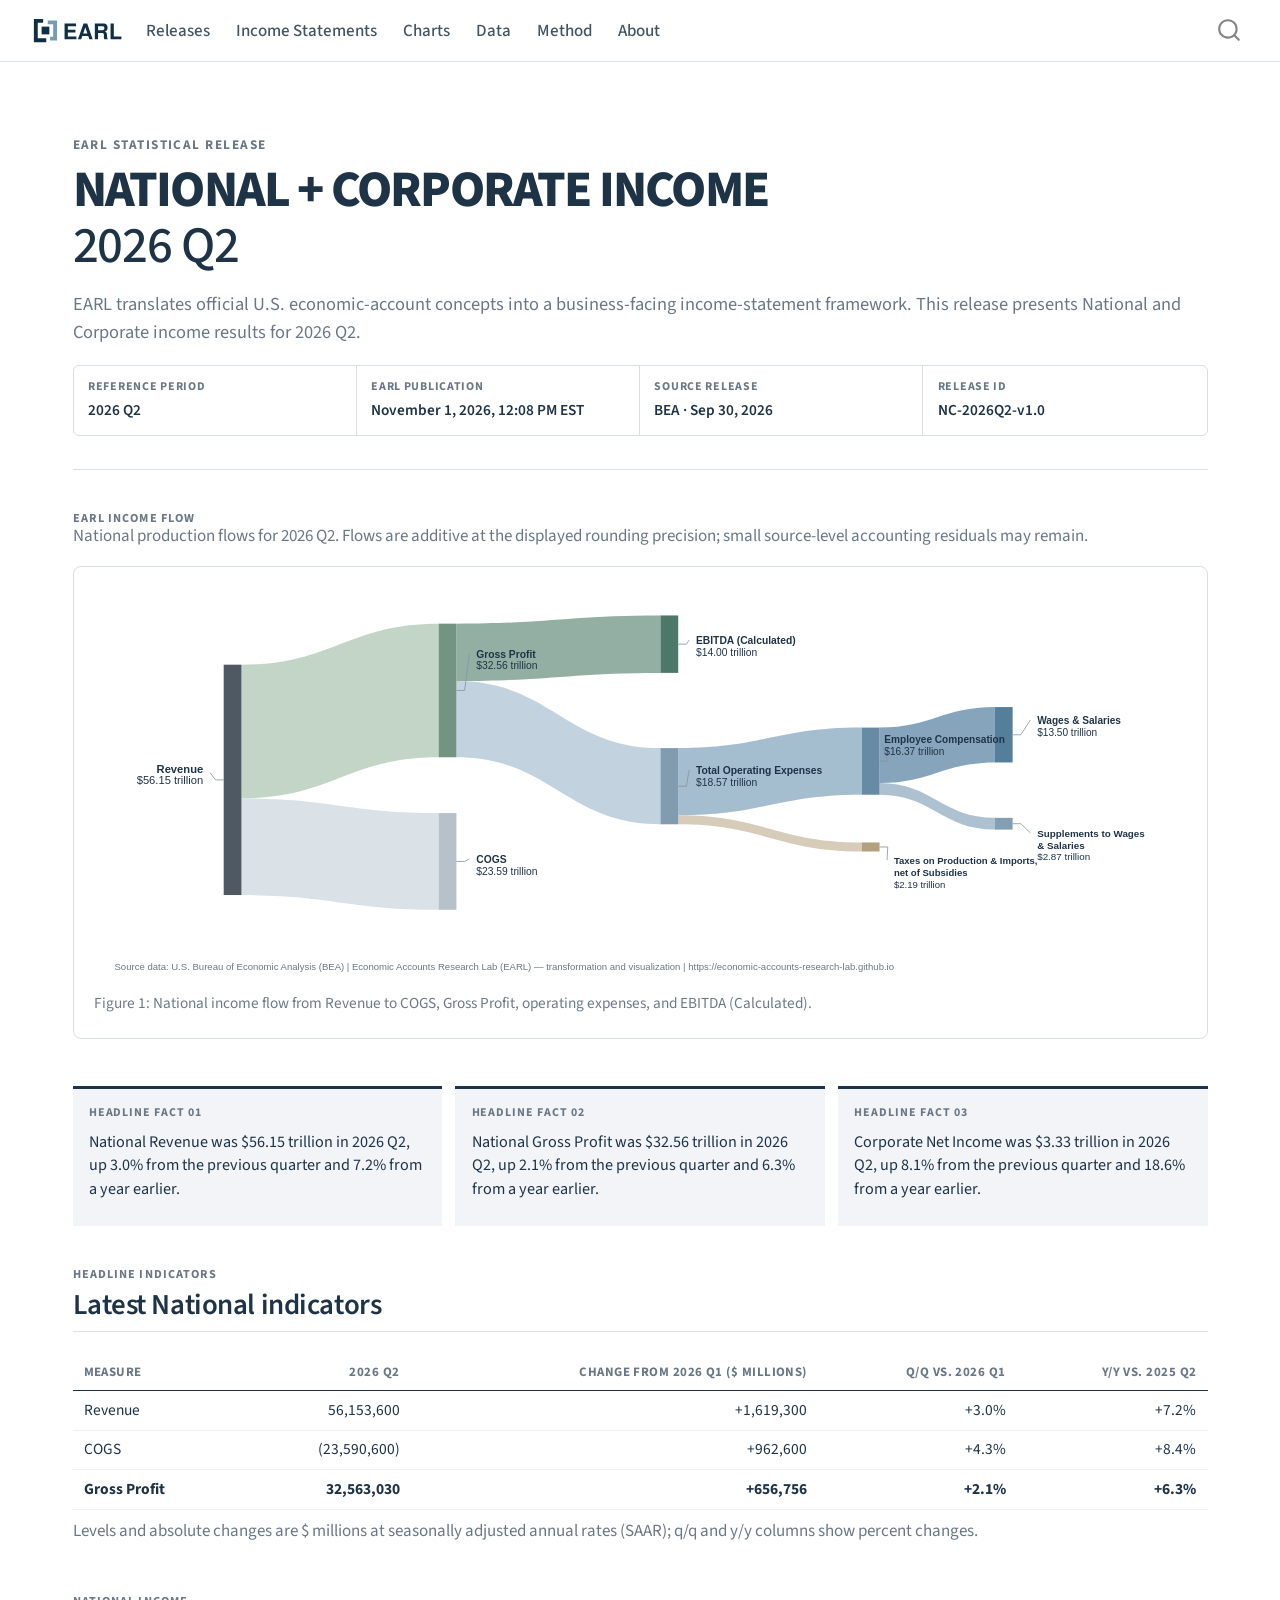
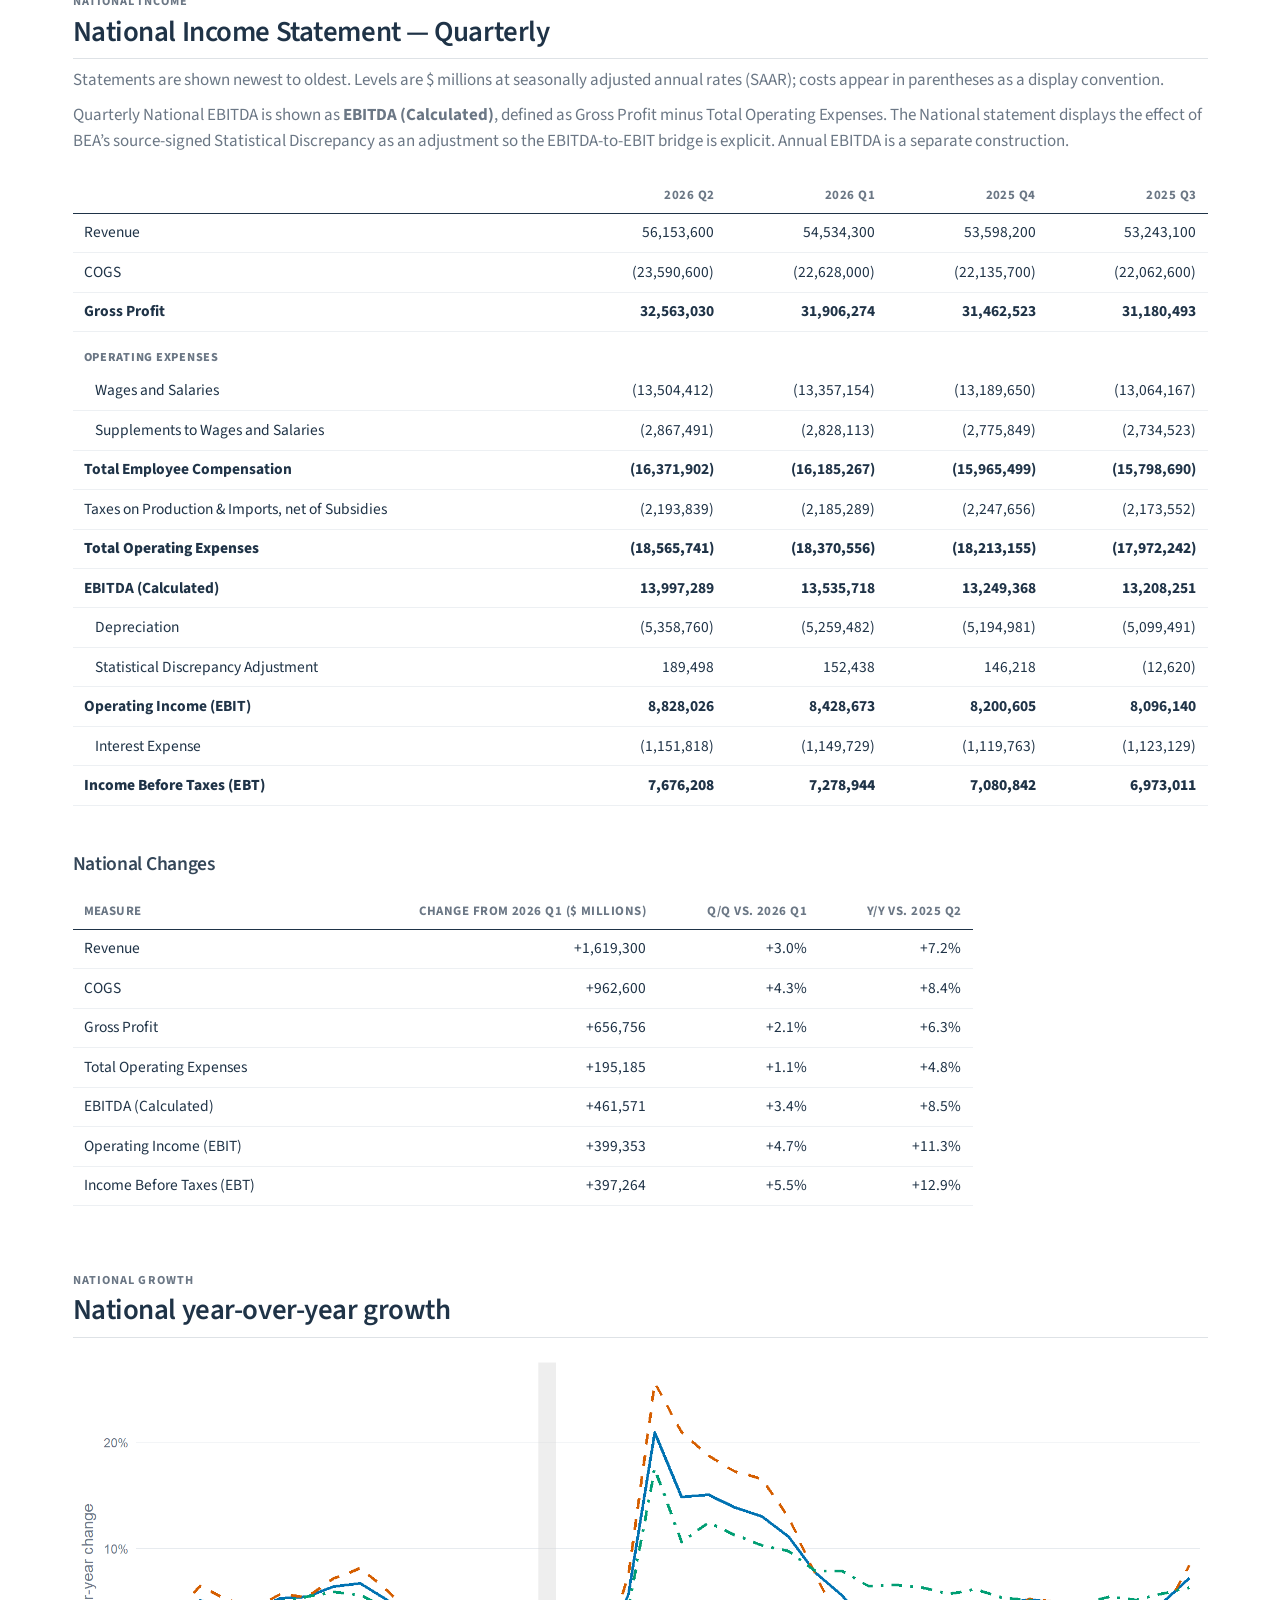
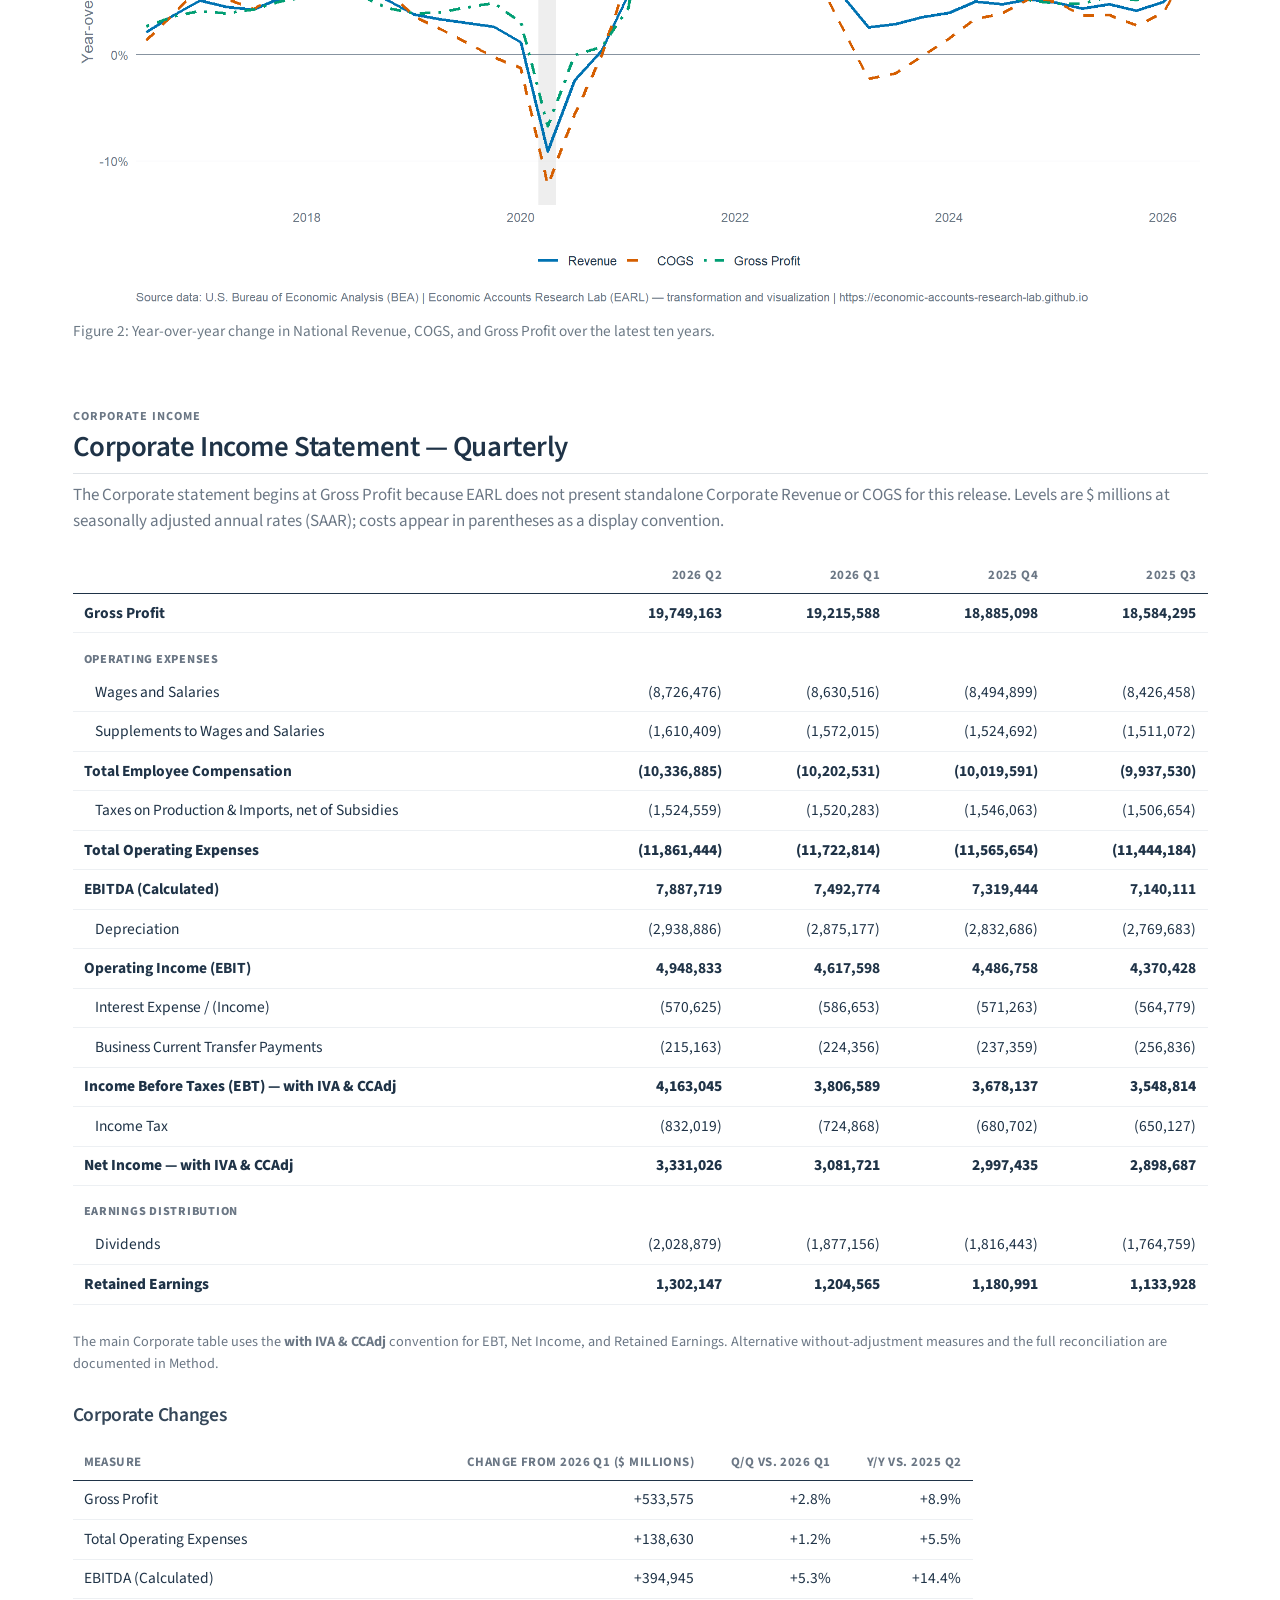
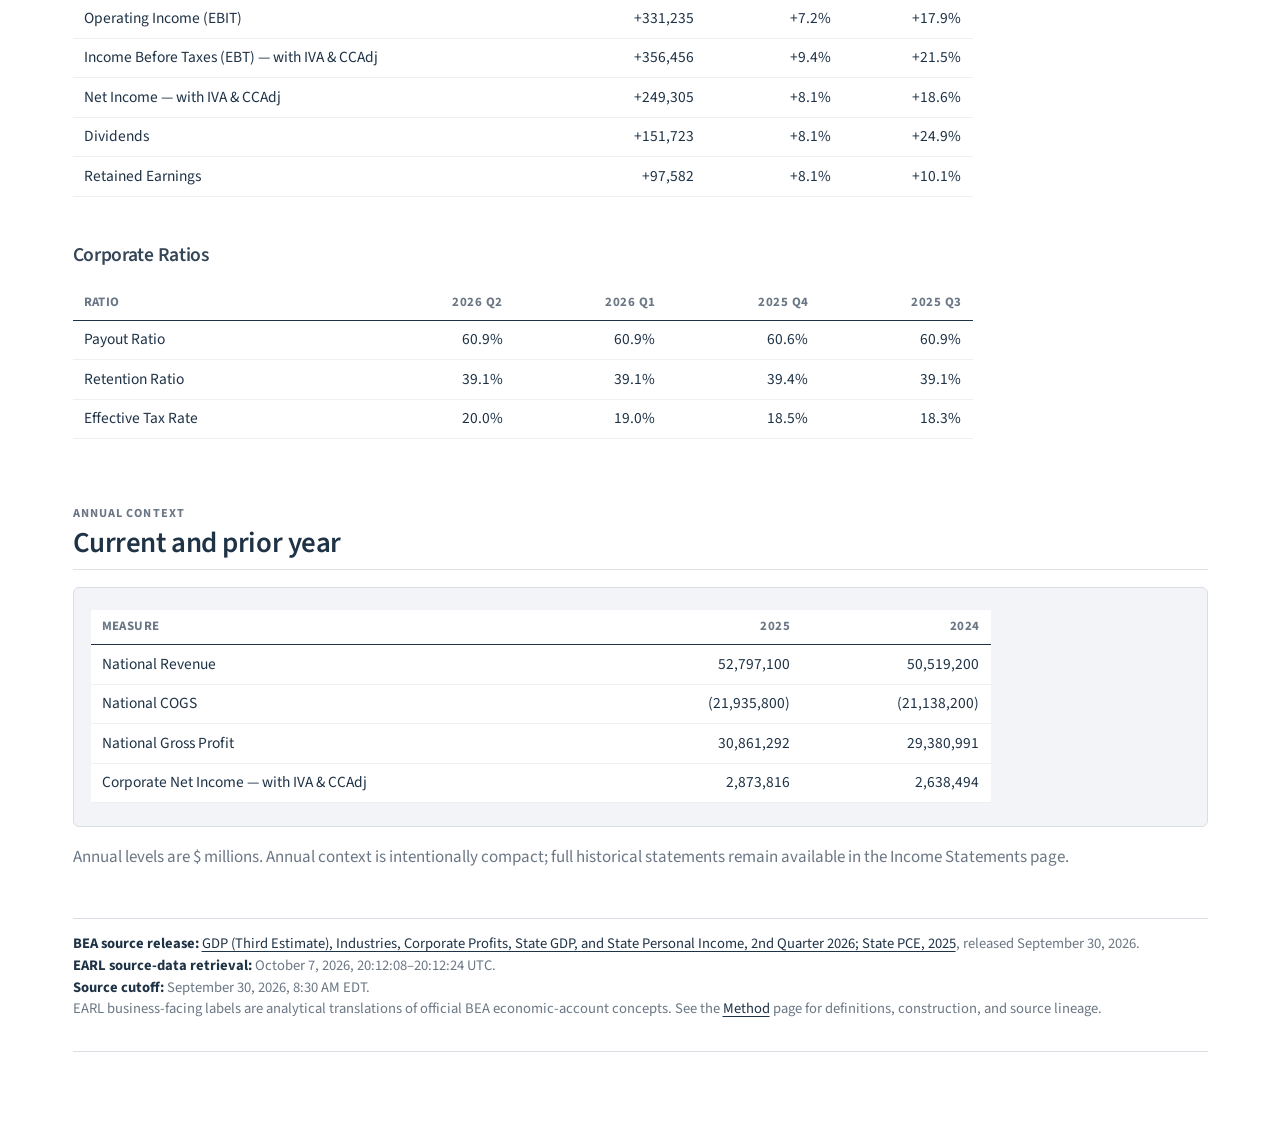
<file: releases/national-corporate-income.html>
<!DOCTYPE html>
<html xmlns="http://www.w3.org/1999/xhtml" lang="en" xml:lang="en"><head>

<meta charset="utf-8">
<meta name="generator" content="quarto-1.9.38">

<meta name="viewport" content="width=device-width, initial-scale=1.0, user-scalable=yes">


<title>National + Corporate Income | Statistical Release – EARL</title>
<style>
/* Default styles provided by pandoc.
** See https://pandoc.org/MANUAL.html#variables-for-html for config info.
*/
code{white-space: pre-wrap;}
span.smallcaps{font-variant: small-caps;}
div.columns{display: flex; gap: min(4vw, 1.5em);}
div.column{flex: auto; overflow-x: auto;}
div.hanging-indent{margin-left: 1.5em; text-indent: -1.5em;}
ul.task-list{list-style: none;}
ul.task-list li input[type="checkbox"] {
  width: 0.8em;
  margin: 0 0.8em 0.2em -1em; /* quarto-specific, see https://github.com/quarto-dev/quarto-cli/issues/4556 */ 
  vertical-align: middle;
}
</style>


<script src="../site_libs/quarto-nav/quarto-nav.js"></script>
<script src="../site_libs/quarto-nav/headroom.min.js"></script>
<script src="../site_libs/clipboard/clipboard.min.js"></script>
<script src="../site_libs/quarto-search/autocomplete.umd.js"></script>
<script src="../site_libs/quarto-search/fuse.min.js"></script>
<script src="../site_libs/quarto-search/quarto-search.js"></script>
<meta name="quarto:offset" content="../">
<link href="../assets/brand/favicon.ico" rel="icon">
<script src="../site_libs/quarto-html/quarto.js" type="module"></script>
<script src="../site_libs/quarto-html/tabsets/tabsets.js" type="module"></script>
<script src="../site_libs/quarto-html/popper.min.js"></script>
<script src="../site_libs/quarto-html/tippy.umd.min.js"></script>
<script src="../site_libs/quarto-html/anchor.min.js"></script>
<link href="../site_libs/quarto-html/tippy.css" rel="stylesheet">
<link href="../site_libs/quarto-html/quarto-syntax-highlighting-15634bcf2e68342d4ad2dfa704d543f6.css" rel="stylesheet" id="quarto-text-highlighting-styles">
<script src="../site_libs/bootstrap/bootstrap.min.js"></script>
<link href="../site_libs/bootstrap/bootstrap-icons.css" rel="stylesheet">
<link href="../site_libs/bootstrap/bootstrap-a0f9fd0d421825b736dc1bbcbcba2219.min.css" rel="stylesheet" append-hash="true" id="quarto-bootstrap" data-mode="light">
<script id="quarto-search-options" type="application/json">{
  "location": "navbar",
  "copy-button": false,
  "collapse-after": 3,
  "panel-placement": "end",
  "type": "overlay",
  "limit": 50,
  "keyboard-shortcut": [
    "f",
    "/",
    "s"
  ],
  "show-item-context": false,
  "language": {
    "search-no-results-text": "No results",
    "search-matching-documents-text": "matching documents",
    "search-copy-link-title": "Copy link to search",
    "search-hide-matches-text": "Hide additional matches",
    "search-more-match-text": "more match in this document",
    "search-more-matches-text": "more matches in this document",
    "search-clear-button-title": "Clear",
    "search-text-placeholder": "",
    "search-detached-cancel-button-title": "Cancel",
    "search-submit-button-title": "Submit",
    "search-label": "Search"
  }
}</script>


<link rel="stylesheet" href="../styles.css">
<link rel="stylesheet" href="../styles/release.css">
<link rel="canonical" href="https://economic-accounts-research-lab.github.io/releases/national-corporate-income.html">
</head>

<body class="nav-fixed quarto-light">

<div id="quarto-search-results"></div>
  <header id="quarto-header" class="headroom fixed-top">
    <nav class="navbar navbar-expand-lg " data-bs-theme="dark">
      <div class="navbar-container container-fluid">
      <div class="navbar-brand-container mx-auto">
    <a href="../index.html" class="navbar-brand navbar-brand-logo">
    <img src="../assets/brand/brand-lockup-nav.svg" alt="EARL — Economic Accounts Research Lab" class="navbar-logo light-content">
    <img src="../assets/brand/brand-lockup-nav.svg" alt="EARL — Economic Accounts Research Lab" class="navbar-logo dark-content">
    </a>
  </div>
            <div id="quarto-search" class="" title="Search"></div>
          <button class="navbar-toggler" type="button" data-bs-toggle="collapse" data-bs-target="#navbarCollapse" aria-controls="navbarCollapse" role="menu" aria-expanded="false" aria-label="Toggle navigation" onclick="if (window.quartoToggleHeadroom) { window.quartoToggleHeadroom(); }">
  <span class="navbar-toggler-icon"></span>
</button>
          <div class="collapse navbar-collapse" id="navbarCollapse">
            <ul class="navbar-nav navbar-nav-scroll me-auto">
  <li class="nav-item">
    <a class="nav-link" href="../releases/index.html"> 
<span class="menu-text">Releases</span></a>
  </li>  
  <li class="nav-item">
    <a class="nav-link" href="../income-statements.html"> 
<span class="menu-text">Income Statements</span></a>
  </li>  
  <li class="nav-item">
    <a class="nav-link" href="../charts.html"> 
<span class="menu-text">Charts</span></a>
  </li>  
  <li class="nav-item">
    <a class="nav-link" href="../data.html"> 
<span class="menu-text">Data</span></a>
  </li>  
  <li class="nav-item">
    <a class="nav-link" href="../method.html"> 
<span class="menu-text">Method</span></a>
  </li>  
  <li class="nav-item">
    <a class="nav-link" href="../about.html"> 
<span class="menu-text">About</span></a>
  </li>  
</ul>
          </div> <!-- /navcollapse -->
            <div class="quarto-navbar-tools">
</div>
      </div> <!-- /container-fluid -->
    </nav>
</header>
<!-- content -->
<div id="quarto-content" class="quarto-container page-columns page-rows-contents page-layout-full page-navbar">
<!-- sidebar -->
<!-- margin-sidebar -->
    
<!-- main -->
<main class="content column-page" id="quarto-document-content"><header id="title-block-header" class="quarto-title-block"></header>




<!-- project-identity-managed: abbreviation=EARL; full_name=Economic Accounts Research Lab -->
<div class="nisp-release nisp-release-candidate">
<div class="nisp-release-hero">
<div class="nisp-release-kicker">
EARL Statistical Release
</div>
<h1 class="nisp-release-title">
NATIONAL + CORPORATE INCOME <span class="nisp-release-period">2026 Q2</span>
</h1>
<p class="nisp-release-deck">
EARL translates official U.S. economic-account concepts into a business-facing income-statement framework. This release presents National and Corporate income results for 2026 Q2.
</p>
<div class="nisp-release-meta">
<div>
<span class="nisp-release-meta-label">Reference period</span><span class="nisp-release-meta-value">2026 Q2</span>
</div>
<div>
<span class="nisp-release-meta-label">EARL publication</span><span class="nisp-release-meta-value">November 1, 2026, 12:08 PM EST</span>
</div>
<div>
<span class="nisp-release-meta-label">Source release</span><span class="nisp-release-meta-value">BEA · Sep 30, 2026</span>
</div>
<div>
<span class="nisp-release-meta-label">Release ID</span><span class="nisp-release-meta-value">NC-2026Q2-v1.0</span>
</div>
</div>
</div>
<div class="nisp-release-section nisp-income-flow-section">
<div class="nisp-release-section-label">
EARL Income Flow
</div>
<p class="nisp-release-subhead">
National production flows for 2026 Q2. Flows are additive at the displayed rounding precision; small source-level accounting residuals may remain.
</p>
<div class="nisp-flow-panel">
<div class="nisp-mobile-flow-hint">
Swipe horizontally to enlarge and explore the income-flow chart.
</div>
<div class="cell">
<div class="cell-output-display">
<div id="fig-income-flow-release" class="quarto-float quarto-figure quarto-figure-center anchored" alt="Static EARL Sankey showing National Revenue flowing to Gross Profit and COGS; Gross Profit flowing to EBITDA (Calculated) and Total Operating Expenses; Total Operating Expenses flowing to Employee Compensation and production taxes net of subsidies; and Employee Compensation flowing to wages and supplements.">
<figure class="quarto-float quarto-float-fig figure">
<div aria-describedby="fig-income-flow-release-caption-0ceaefa1-69ba-4598-a22c-09a6ac19f8ca">
<img src="../releases/release-assets/nisp-income-flow.svg" class="img-fluid figure-img" style="width:100.0%" alt="Static EARL Sankey showing National Revenue flowing to Gross Profit and COGS; Gross Profit flowing to EBITDA (Calculated) and Total Operating Expenses; Total Operating Expenses flowing to Employee Compensation and production taxes net of subsidies; and Employee Compensation flowing to wages and supplements.">
</div>
<figcaption class="quarto-float-caption-bottom quarto-float-caption quarto-float-fig" id="fig-income-flow-release-caption-0ceaefa1-69ba-4598-a22c-09a6ac19f8ca">
Figure&nbsp;1: National income flow from Revenue to COGS, Gross Profit, operating expenses, and EBITDA (Calculated).
</figcaption>
</figure>
</div>
</div>
</div>
<div class="nisp-sr-only" aria-label="Accessible data table for EARL Income Flow">
<div class="nisp-table-wrap">
<table class="nisp-release-table nisp-flow-alt">
<thead>
<tr>
<th>
From
</th>
<th>
To
</th>
<th>
2026 Q2 ($ millions, SAAR)
</th>
<th>
Share of Revenue
</th>
</tr>
</thead>
<tbody>
<tr>
<td>
Revenue
</td>
<td>
Gross Profit
</td>
<td class="num">
32,563,030
</td>
<td class="num">
58.0%
</td>
</tr>
<tr>
<td>
Revenue
</td>
<td>
COGS
</td>
<td class="num">
23,590,600
</td>
<td class="num">
42.0%
</td>
</tr>
<tr>
<td>
Gross Profit
</td>
<td>
EBITDA (Calculated)
</td>
<td class="num">
13,997,289
</td>
<td class="num">
24.9%
</td>
</tr>
<tr>
<td>
Gross Profit
</td>
<td>
Total Operating Expenses
</td>
<td class="num">
18,565,741
</td>
<td class="num">
33.1%
</td>
</tr>
<tr>
<td>
Total Operating Expenses
</td>
<td>
Employee Compensation
</td>
<td class="num">
16,371,902
</td>
<td class="num">
29.2%
</td>
</tr>
<tr>
<td>
Total Operating Expenses
</td>
<td>
Taxes on Production &amp; Imports, net of Subsidies
</td>
<td class="num">
2,193,839
</td>
<td class="num">
3.9%
</td>
</tr>
<tr>
<td>
Employee Compensation
</td>
<td>
Wages &amp; Salaries
</td>
<td class="num">
13,504,412
</td>
<td class="num">
24.0%
</td>
</tr>
<tr>
<td>
Employee Compensation
</td>
<td>
Supplements to Wages &amp; Salaries
</td>
<td class="num">
2,867,491
</td>
<td class="num">
5.1%
</td>
</tr>
</tbody>
</table>
</div>
</div>
</div>
</div>
<div class="nisp-facts">
<div class="nisp-fact">
<p><span class="nisp-fact-number">Headline fact 01</span> National Revenue was $56.15 trillion in 2026 Q2, up 3.0% from the previous quarter and 7.2% from a year earlier.</p>
</div>
<div class="nisp-fact">
<p><span class="nisp-fact-number">Headline fact 02</span> National Gross Profit was $32.56 trillion in 2026 Q2, up 2.1% from the previous quarter and 6.3% from a year earlier.</p>
</div>
<div class="nisp-fact">
<p><span class="nisp-fact-number">Headline fact 03</span> Corporate Net Income was $3.33 trillion in 2026 Q2, up 8.1% from the previous quarter and 18.6% from a year earlier.</p>
</div>
</div>
<div class="nisp-release-section">
<div class="nisp-release-section-label">
Headline Indicators
</div>
<section id="latest-national-indicators" class="level2">
<h2 class="anchored" data-anchor-id="latest-national-indicators">Latest National indicators</h2>
<div class="nisp-table-wrap">
<table class="nisp-release-table">
<thead>
<tr>
<th>
Measure
</th>
<th>
2026 Q2
</th>
<th>
Change from 2026 Q1 ($ millions)
</th>
<th>
q/q vs.&nbsp;2026 Q1
</th>
<th>
y/y vs.&nbsp;2025 Q2
</th>
</tr>
</thead>
<tbody>
<tr class="">
<td>
Revenue
</td>
<td class="num">
56,153,600
</td>
<td class="num">
+1,619,300
</td>
<td class="num">
+3.0%
</td>
<td class="num">
+7.2%
</td>
</tr>
<tr class="">
<td>
COGS
</td>
<td class="num">
(23,590,600)
</td>
<td class="num">
+962,600
</td>
<td class="num">
+4.3%
</td>
<td class="num">
+8.4%
</td>
</tr>
<tr class="subtotal">
<td>
Gross Profit
</td>
<td class="num">
32,563,030
</td>
<td class="num">
+656,756
</td>
<td class="num">
+2.1%
</td>
<td class="num">
+6.3%
</td>
</tr>
</tbody>
</table>
</div>
<p class="nisp-release-subhead">
Levels and absolute changes are $ millions at seasonally adjusted annual rates (SAAR); q/q and y/y columns show percent changes.
</p>
</section>
</div>
<div class="nisp-release-section nisp-national-income-section">
<div class="nisp-release-section-label">
National Income
</div>
<section id="national-income-statement-quarterly" class="level2">
<h2 class="anchored" data-anchor-id="national-income-statement-quarterly">National Income Statement — Quarterly</h2>
<p class="nisp-release-subhead">
Statements are shown newest to oldest. Levels are $ millions at seasonally adjusted annual rates (SAAR); costs appear in parentheses as a display convention.
</p>
<p class="nisp-release-subhead nisp-national-ebitda-note">
Quarterly National EBITDA is shown as <strong>EBITDA (Calculated)</strong>, defined as Gross Profit minus Total Operating Expenses. The National statement displays the effect of BEA’s source-signed Statistical Discrepancy as an adjustment so the EBITDA-to-EBIT bridge is explicit. Annual EBITDA is a separate construction.
</p>
<div class="nisp-table-wrap">
<table class="nisp-release-table nisp-statement-table">
<thead>
<tr>
<th>
</th>
<th>
2026 Q2
</th>
<th>
2026 Q1
</th>
<th>
2025 Q4
</th>
<th>
2025 Q3
</th>
</tr>
</thead>
<tbody>
<tr class="line indent-0">
<td>
Revenue
</td>
<td class="num">
56,153,600
</td>
<td class="num">
54,534,300
</td>
<td class="num">
53,598,200
</td>
<td class="num">
53,243,100
</td>
</tr>
<tr class="line indent-0">
<td>
COGS
</td>
<td class="num">
(23,590,600)
</td>
<td class="num">
(22,628,000)
</td>
<td class="num">
(22,135,700)
</td>
<td class="num">
(22,062,600)
</td>
</tr>
<tr class="subtotal indent-0">
<td>
Gross Profit
</td>
<td class="num">
32,563,030
</td>
<td class="num">
31,906,274
</td>
<td class="num">
31,462,523
</td>
<td class="num">
31,180,493
</td>
</tr>
<tr class="section">
<td colspan="5">
Operating Expenses
</td>
</tr>
<tr class="detail indent-1">
<td>
Wages and Salaries
</td>
<td class="num">
(13,504,412)
</td>
<td class="num">
(13,357,154)
</td>
<td class="num">
(13,189,650)
</td>
<td class="num">
(13,064,167)
</td>
</tr>
<tr class="detail indent-1">
<td>
Supplements to Wages and Salaries
</td>
<td class="num">
(2,867,491)
</td>
<td class="num">
(2,828,113)
</td>
<td class="num">
(2,775,849)
</td>
<td class="num">
(2,734,523)
</td>
</tr>
<tr class="subtotal indent-0">
<td>
Total Employee Compensation
</td>
<td class="num">
(16,371,902)
</td>
<td class="num">
(16,185,267)
</td>
<td class="num">
(15,965,499)
</td>
<td class="num">
(15,798,690)
</td>
</tr>
<tr class="detail indent-0">
<td>
Taxes on Production &amp; Imports, net of Subsidies
</td>
<td class="num">
(2,193,839)
</td>
<td class="num">
(2,185,289)
</td>
<td class="num">
(2,247,656)
</td>
<td class="num">
(2,173,552)
</td>
</tr>
<tr class="total indent-0">
<td>
Total Operating Expenses
</td>
<td class="num">
(18,565,741)
</td>
<td class="num">
(18,370,556)
</td>
<td class="num">
(18,213,155)
</td>
<td class="num">
(17,972,242)
</td>
</tr>
<tr class="subtotal indent-0">
<td>
EBITDA (Calculated)
</td>
<td class="num">
13,997,289
</td>
<td class="num">
13,535,718
</td>
<td class="num">
13,249,368
</td>
<td class="num">
13,208,251
</td>
</tr>
<tr class="detail indent-1">
<td>
Depreciation
</td>
<td class="num">
(5,358,760)
</td>
<td class="num">
(5,259,482)
</td>
<td class="num">
(5,194,981)
</td>
<td class="num">
(5,099,491)
</td>
</tr>
<tr class="detail indent-1">
<td>
Statistical Discrepancy Adjustment
</td>
<td class="num">
189,498
</td>
<td class="num">
152,438
</td>
<td class="num">
146,218
</td>
<td class="num">
(12,620)
</td>
</tr>
<tr class="subtotal indent-0">
<td>
Operating Income (EBIT)
</td>
<td class="num">
8,828,026
</td>
<td class="num">
8,428,673
</td>
<td class="num">
8,200,605
</td>
<td class="num">
8,096,140
</td>
</tr>
<tr class="detail indent-1">
<td>
Interest Expense
</td>
<td class="num">
(1,151,818)
</td>
<td class="num">
(1,149,729)
</td>
<td class="num">
(1,119,763)
</td>
<td class="num">
(1,123,129)
</td>
</tr>
<tr class="total indent-0">
<td>
Income Before Taxes (EBT)
</td>
<td class="num">
7,676,208
</td>
<td class="num">
7,278,944
</td>
<td class="num">
7,080,842
</td>
<td class="num">
6,973,011
</td>
</tr>
</tbody>
</table>
</div>
<section id="national-changes" class="level3">
<h3 class="anchored" data-anchor-id="national-changes">National Changes</h3>
<div class="nisp-table-wrap">
<table class="nisp-release-table nisp-compact-table">
<thead>
<tr>
<th>
Measure
</th>
<th>
Change from 2026 Q1 ($ millions)
</th>
<th>
q/q vs.&nbsp;2026 Q1
</th>
<th>
y/y vs.&nbsp;2025 Q2
</th>
</tr>
</thead>
<tbody>
<tr>
<td>
Revenue
</td>
<td class="num">
+1,619,300
</td>
<td class="num">
+3.0%
</td>
<td class="num">
+7.2%
</td>
</tr>
<tr>
<td>
COGS
</td>
<td class="num">
+962,600
</td>
<td class="num">
+4.3%
</td>
<td class="num">
+8.4%
</td>
</tr>
<tr>
<td>
Gross Profit
</td>
<td class="num">
+656,756
</td>
<td class="num">
+2.1%
</td>
<td class="num">
+6.3%
</td>
</tr>
<tr>
<td>
Total Operating Expenses
</td>
<td class="num">
+195,185
</td>
<td class="num">
+1.1%
</td>
<td class="num">
+4.8%
</td>
</tr>
<tr>
<td>
EBITDA (Calculated)
</td>
<td class="num">
+461,571
</td>
<td class="num">
+3.4%
</td>
<td class="num">
+8.5%
</td>
</tr>
<tr>
<td>
Operating Income (EBIT)
</td>
<td class="num">
+399,353
</td>
<td class="num">
+4.7%
</td>
<td class="num">
+11.3%
</td>
</tr>
<tr>
<td>
Income Before Taxes (EBT)
</td>
<td class="num">
+397,264
</td>
<td class="num">
+5.5%
</td>
<td class="num">
+12.9%
</td>
</tr>
</tbody>
</table>
</div>
</section>
</section>
</div>
<div class="nisp-release-section nisp-national-growth-section">
<div class="nisp-release-section-label">
National Growth
</div>
<section id="national-year-over-year-growth" class="level2">
<h2 class="anchored" data-anchor-id="national-year-over-year-growth">National year-over-year growth</h2>
<div class="cell">
<div class="cell-output-display">
<div id="fig-national-growth-release" class="quarto-float quarto-figure quarto-figure-center anchored" alt="Ten-year line chart of quarterly year-over-year growth in National Revenue, COGS, and Gross Profit, using distinct colors and line types.">
<figure class="quarto-float quarto-float-fig figure">
<div aria-describedby="fig-national-growth-release-caption-0ceaefa1-69ba-4598-a22c-09a6ac19f8ca">
<img src="release-assets/figure-html/fig-national-growth-release-1.png" class="img-fluid figure-img" style="width:100.0%" alt="Ten-year line chart of quarterly year-over-year growth in National Revenue, COGS, and Gross Profit, using distinct colors and line types.">
</div>
<figcaption class="quarto-float-caption-bottom quarto-float-caption quarto-float-fig" id="fig-national-growth-release-caption-0ceaefa1-69ba-4598-a22c-09a6ac19f8ca">
Figure&nbsp;2: Year-over-year change in National Revenue, COGS, and Gross Profit over the latest ten years.
</figcaption>
</figure>
</div>
</div>
</div>
</section>
</div>
<div class="nisp-release-section nisp-corporate-income-section">
<div class="nisp-release-section-label">
Corporate Income
</div>
<section id="corporate-income-statement-quarterly" class="level2">
<h2 class="anchored" data-anchor-id="corporate-income-statement-quarterly">Corporate Income Statement — Quarterly</h2>
<p class="nisp-release-subhead">
The Corporate statement begins at Gross Profit because EARL does not present standalone Corporate Revenue or COGS for this release. Levels are $ millions at seasonally adjusted annual rates (SAAR); costs appear in parentheses as a display convention.
</p>
<div class="nisp-table-wrap">
<table class="nisp-release-table nisp-statement-table">
<thead>
<tr>
<th>
</th>
<th>
2026 Q2
</th>
<th>
2026 Q1
</th>
<th>
2025 Q4
</th>
<th>
2025 Q3
</th>
</tr>
</thead>
<tbody>
<tr class="subtotal indent-0">
<td>
Gross Profit
</td>
<td class="num">
19,749,163
</td>
<td class="num">
19,215,588
</td>
<td class="num">
18,885,098
</td>
<td class="num">
18,584,295
</td>
</tr>
<tr class="section">
<td colspan="5">
Operating Expenses
</td>
</tr>
<tr class="detail indent-1">
<td>
Wages and Salaries
</td>
<td class="num">
(8,726,476)
</td>
<td class="num">
(8,630,516)
</td>
<td class="num">
(8,494,899)
</td>
<td class="num">
(8,426,458)
</td>
</tr>
<tr class="detail indent-1">
<td>
Supplements to Wages and Salaries
</td>
<td class="num">
(1,610,409)
</td>
<td class="num">
(1,572,015)
</td>
<td class="num">
(1,524,692)
</td>
<td class="num">
(1,511,072)
</td>
</tr>
<tr class="subtotal indent-0">
<td>
Total Employee Compensation
</td>
<td class="num">
(10,336,885)
</td>
<td class="num">
(10,202,531)
</td>
<td class="num">
(10,019,591)
</td>
<td class="num">
(9,937,530)
</td>
</tr>
<tr class="detail indent-1">
<td>
Taxes on Production &amp; Imports, net of Subsidies
</td>
<td class="num">
(1,524,559)
</td>
<td class="num">
(1,520,283)
</td>
<td class="num">
(1,546,063)
</td>
<td class="num">
(1,506,654)
</td>
</tr>
<tr class="total indent-0">
<td>
Total Operating Expenses
</td>
<td class="num">
(11,861,444)
</td>
<td class="num">
(11,722,814)
</td>
<td class="num">
(11,565,654)
</td>
<td class="num">
(11,444,184)
</td>
</tr>
<tr class="subtotal indent-0">
<td>
EBITDA (Calculated)
</td>
<td class="num">
7,887,719
</td>
<td class="num">
7,492,774
</td>
<td class="num">
7,319,444
</td>
<td class="num">
7,140,111
</td>
</tr>
<tr class="detail indent-1">
<td>
Depreciation
</td>
<td class="num">
(2,938,886)
</td>
<td class="num">
(2,875,177)
</td>
<td class="num">
(2,832,686)
</td>
<td class="num">
(2,769,683)
</td>
</tr>
<tr class="subtotal indent-0">
<td>
Operating Income (EBIT)
</td>
<td class="num">
4,948,833
</td>
<td class="num">
4,617,598
</td>
<td class="num">
4,486,758
</td>
<td class="num">
4,370,428
</td>
</tr>
<tr class="detail indent-1">
<td>
Interest Expense / (Income)
</td>
<td class="num">
(570,625)
</td>
<td class="num">
(586,653)
</td>
<td class="num">
(571,263)
</td>
<td class="num">
(564,779)
</td>
</tr>
<tr class="detail indent-1">
<td>
Business Current Transfer Payments
</td>
<td class="num">
(215,163)
</td>
<td class="num">
(224,356)
</td>
<td class="num">
(237,359)
</td>
<td class="num">
(256,836)
</td>
</tr>
<tr class="total indent-0">
<td>
Income Before Taxes (EBT) — with IVA &amp; CCAdj
</td>
<td class="num">
4,163,045
</td>
<td class="num">
3,806,589
</td>
<td class="num">
3,678,137
</td>
<td class="num">
3,548,814
</td>
</tr>
<tr class="detail indent-1">
<td>
Income Tax
</td>
<td class="num">
(832,019)
</td>
<td class="num">
(724,868)
</td>
<td class="num">
(680,702)
</td>
<td class="num">
(650,127)
</td>
</tr>
<tr class="total indent-0">
<td>
Net Income — with IVA &amp; CCAdj
</td>
<td class="num">
3,331,026
</td>
<td class="num">
3,081,721
</td>
<td class="num">
2,997,435
</td>
<td class="num">
2,898,687
</td>
</tr>
<tr class="section">
<td colspan="5">
Earnings Distribution
</td>
</tr>
<tr class="detail indent-1">
<td>
Dividends
</td>
<td class="num">
(2,028,879)
</td>
<td class="num">
(1,877,156)
</td>
<td class="num">
(1,816,443)
</td>
<td class="num">
(1,764,759)
</td>
</tr>
<tr class="total indent-0">
<td>
Retained Earnings
</td>
<td class="num">
1,302,147
</td>
<td class="num">
1,204,565
</td>
<td class="num">
1,180,991
</td>
<td class="num">
1,133,928
</td>
</tr>
</tbody>
</table>
</div>
<p class="nisp-corporate-definition-note">
The main Corporate table uses the <strong>with IVA &amp; CCAdj</strong> convention for EBT, Net Income, and Retained Earnings. Alternative without-adjustment measures and the full reconciliation are documented in Method.
</p>
<section id="corporate-changes" class="level3">
<h3 class="anchored" data-anchor-id="corporate-changes">Corporate Changes</h3>
<div class="nisp-table-wrap">
<table class="nisp-release-table nisp-compact-table">
<thead>
<tr>
<th>
Measure
</th>
<th>
Change from 2026 Q1 ($ millions)
</th>
<th>
q/q vs.&nbsp;2026 Q1
</th>
<th>
y/y vs.&nbsp;2025 Q2
</th>
</tr>
</thead>
<tbody>
<tr>
<td>
Gross Profit
</td>
<td class="num">
+533,575
</td>
<td class="num">
+2.8%
</td>
<td class="num">
+8.9%
</td>
</tr>
<tr>
<td>
Total Operating Expenses
</td>
<td class="num">
+138,630
</td>
<td class="num">
+1.2%
</td>
<td class="num">
+5.5%
</td>
</tr>
<tr>
<td>
EBITDA (Calculated)
</td>
<td class="num">
+394,945
</td>
<td class="num">
+5.3%
</td>
<td class="num">
+14.4%
</td>
</tr>
<tr>
<td>
Operating Income (EBIT)
</td>
<td class="num">
+331,235
</td>
<td class="num">
+7.2%
</td>
<td class="num">
+17.9%
</td>
</tr>
<tr>
<td>
Income Before Taxes (EBT) — with IVA &amp; CCAdj
</td>
<td class="num">
+356,456
</td>
<td class="num">
+9.4%
</td>
<td class="num">
+21.5%
</td>
</tr>
<tr>
<td>
Net Income — with IVA &amp; CCAdj
</td>
<td class="num">
+249,305
</td>
<td class="num">
+8.1%
</td>
<td class="num">
+18.6%
</td>
</tr>
<tr>
<td>
Dividends
</td>
<td class="num">
+151,723
</td>
<td class="num">
+8.1%
</td>
<td class="num">
+24.9%
</td>
</tr>
<tr>
<td>
Retained Earnings
</td>
<td class="num">
+97,582
</td>
<td class="num">
+8.1%
</td>
<td class="num">
+10.1%
</td>
</tr>
</tbody>
</table>
</div>
</section>
<section id="corporate-ratios" class="level3 nisp-corporate-ratios">
<h3 class="anchored" data-anchor-id="corporate-ratios">Corporate Ratios</h3>
<div class="nisp-table-wrap">
<table class="nisp-release-table nisp-compact-table">
<thead>
<tr>
<th>
Ratio
</th>
<th>
2026 Q2
</th>
<th>
2026 Q1
</th>
<th>
2025 Q4
</th>
<th>
2025 Q3
</th>
</tr>
</thead>
<tbody>
<tr>
<td>
Payout Ratio
</td>
<td class="num">
60.9%
</td>
<td class="num">
60.9%
</td>
<td class="num">
60.6%
</td>
<td class="num">
60.9%
</td>
</tr>
<tr>
<td>
Retention Ratio
</td>
<td class="num">
39.1%
</td>
<td class="num">
39.1%
</td>
<td class="num">
39.4%
</td>
<td class="num">
39.1%
</td>
</tr>
<tr>
<td>
Effective Tax Rate
</td>
<td class="num">
20.0%
</td>
<td class="num">
19.0%
</td>
<td class="num">
18.5%
</td>
<td class="num">
18.3%
</td>
</tr>
</tbody>
</table>
</div>
</section>
</section>
</div>
<div class="nisp-release-section nisp-annual-context-section">
<div class="nisp-release-section-label">
Annual Context
</div>
<section id="current-and-prior-year" class="level2">
<h2 class="anchored" data-anchor-id="current-and-prior-year">Current and prior year</h2>
<div class="nisp-annual-context">
<div class="nisp-table-wrap">
<table class="nisp-release-table nisp-compact-table">
<thead>
<tr>
<th>
Measure
</th>
<th>
2025
</th>
<th>
2024
</th>
</tr>
</thead>
<tbody>
<tr>
<td>
National Revenue
</td>
<td class="num">
52,797,100
</td>
<td class="num">
50,519,200
</td>
</tr>
<tr>
<td>
National COGS
</td>
<td class="num">
(21,935,800)
</td>
<td class="num">
(21,138,200)
</td>
</tr>
<tr>
<td>
National Gross Profit
</td>
<td class="num">
30,861,292
</td>
<td class="num">
29,380,991
</td>
</tr>
<tr>
<td>
Corporate Net Income — with IVA &amp; CCAdj
</td>
<td class="num">
2,873,816
</td>
<td class="num">
2,638,494
</td>
</tr>
</tbody>
</table>
</div>
</div>
<p class="nisp-release-subhead">
Annual levels are $ millions. Annual context is intentionally compact; full historical statements remain available in the Income Statements page.
</p>
</section>
</div>
<div class="nisp-release-source-meta">
<p><strong>BEA source release:</strong> <a href="https://www.bea.gov/news/2026/gdp-third-estimate-industries-corporate-profits-state-gdp-and-state-personal-income-2nd">GDP (Third Estimate), Industries, Corporate Profits, State GDP, and State Personal Income, 2nd Quarter 2026; State PCE, 2025</a>, released September 30, 2026.<br> <strong>EARL source-data retrieval:</strong> October 7, 2026, 20:12:08–20:12:24 UTC.<br> <strong>Source cutoff:</strong> September 30, 2026, 8:30 AM EDT.<br> EARL business-facing labels are analytical translations of official BEA economic-account concepts. See the <a href="https://economic-accounts-research-lab.github.io/method.html">Method</a> page for definitions, construction, and source lineage.</p>
</div>
</div>



</main> <!-- /main -->
<script id="quarto-html-after-body" type="application/javascript">
  window.document.addEventListener("DOMContentLoaded", function (event) {
    const icon = "";
    const anchorJS = new window.AnchorJS();
    anchorJS.options = {
      placement: 'right',
      icon: icon
    };
    anchorJS.add('.anchored');
    const isCodeAnnotation = (el) => {
      for (const clz of el.classList) {
        if (clz.startsWith('code-annotation-')) {                     
          return true;
        }
      }
      return false;
    }
    const onCopySuccess = function(e) {
      // button target
      const button = e.trigger;
      // don't keep focus
      button.blur();
      // flash "checked"
      button.classList.add('code-copy-button-checked');
      var currentTitle = button.getAttribute("title");
      button.setAttribute("title", "Copied!");
      let tooltip;
      if (window.bootstrap) {
        button.setAttribute("data-bs-toggle", "tooltip");
        button.setAttribute("data-bs-placement", "left");
        button.setAttribute("data-bs-title", "Copied!");
        tooltip = new bootstrap.Tooltip(button, 
          { trigger: "manual", 
            customClass: "code-copy-button-tooltip",
            offset: [0, -8]});
        tooltip.show();    
      }
      setTimeout(function() {
        if (tooltip) {
          tooltip.hide();
          button.removeAttribute("data-bs-title");
          button.removeAttribute("data-bs-toggle");
          button.removeAttribute("data-bs-placement");
        }
        button.setAttribute("title", currentTitle);
        button.classList.remove('code-copy-button-checked');
      }, 1000);
      // clear code selection
      e.clearSelection();
    }
    const getTextToCopy = function(trigger) {
      const outerScaffold = trigger.parentElement.cloneNode(true);
      const codeEl = outerScaffold.querySelector('code');
      for (const childEl of codeEl.children) {
        if (isCodeAnnotation(childEl)) {
          childEl.remove();
        }
      }
      return codeEl.innerText;
    }
    const clipboard = new window.ClipboardJS('.code-copy-button:not([data-in-quarto-modal])', {
      text: getTextToCopy
    });
    clipboard.on('success', onCopySuccess);
    if (window.document.getElementById('quarto-embedded-source-code-modal')) {
      const clipboardModal = new window.ClipboardJS('.code-copy-button[data-in-quarto-modal]', {
        text: getTextToCopy,
        container: window.document.getElementById('quarto-embedded-source-code-modal')
      });
      clipboardModal.on('success', onCopySuccess);
    }
      var localhostRegex = new RegExp(/^(?:http|https):\/\/localhost\:?[0-9]*\//);
      var mailtoRegex = new RegExp(/^mailto:/);
        var filterRegex = new RegExp("https:\/\/economic-accounts-research-lab\.github\.io");
      var isInternal = (href) => {
          return filterRegex.test(href) || localhostRegex.test(href) || mailtoRegex.test(href);
      }
      // Inspect non-navigation links and adorn them if external
     var links = window.document.querySelectorAll('a[href]:not(.nav-link):not(.navbar-brand):not(.toc-action):not(.sidebar-link):not(.sidebar-item-toggle):not(.pagination-link):not(.no-external):not([aria-hidden]):not(.dropdown-item):not(.quarto-navigation-tool):not(.about-link)');
      for (var i=0; i<links.length; i++) {
        const link = links[i];
        if (!isInternal(link.href)) {
          // undo the damage that might have been done by quarto-nav.js in the case of
          // links that we want to consider external
          if (link.dataset.originalHref !== undefined) {
            link.href = link.dataset.originalHref;
          }
        }
      }
    function tippyHover(el, contentFn, onTriggerFn, onUntriggerFn) {
      const config = {
        allowHTML: true,
        maxWidth: 500,
        delay: 100,
        arrow: false,
        appendTo: function(el) {
            return el.parentElement;
        },
        interactive: true,
        interactiveBorder: 10,
        theme: 'quarto',
        placement: 'bottom-start',
      };
      if (contentFn) {
        config.content = contentFn;
      }
      if (onTriggerFn) {
        config.onTrigger = onTriggerFn;
      }
      if (onUntriggerFn) {
        config.onUntrigger = onUntriggerFn;
      }
      window.tippy(el, config); 
    }
    const noterefs = window.document.querySelectorAll('a[role="doc-noteref"]');
    for (var i=0; i<noterefs.length; i++) {
      const ref = noterefs[i];
      tippyHover(ref, function() {
        // use id or data attribute instead here
        let href = ref.getAttribute('data-footnote-href') || ref.getAttribute('href');
        try { href = new URL(href).hash; } catch {}
        const id = href.replace(/^#\/?/, "");
        const note = window.document.getElementById(id);
        if (note) {
          return note.innerHTML;
        } else {
          return "";
        }
      });
    }
    const xrefs = window.document.querySelectorAll('a.quarto-xref');
    const processXRef = (id, note) => {
      // Strip column container classes
      const stripColumnClz = (el) => {
        el.classList.remove("page-full", "page-columns");
        if (el.children) {
          for (const child of el.children) {
            stripColumnClz(child);
          }
        }
      }
      stripColumnClz(note)
      if (id === null || id.startsWith('sec-')) {
        // Special case sections, only their first couple elements
        const container = document.createElement("div");
        if (note.children && note.children.length > 2) {
          container.appendChild(note.children[0].cloneNode(true));
          for (let i = 1; i < note.children.length; i++) {
            const child = note.children[i];
            if (child.tagName === "P" && child.innerText === "") {
              continue;
            } else {
              container.appendChild(child.cloneNode(true));
              break;
            }
          }
          if (window.Quarto?.typesetMath) {
            window.Quarto.typesetMath(container);
          }
          return container.innerHTML
        } else {
          if (window.Quarto?.typesetMath) {
            window.Quarto.typesetMath(note);
          }
          return note.innerHTML;
        }
      } else {
        // Remove any anchor links if they are present
        const anchorLink = note.querySelector('a.anchorjs-link');
        if (anchorLink) {
          anchorLink.remove();
        }
        if (window.Quarto?.typesetMath) {
          window.Quarto.typesetMath(note);
        }
        if (note.classList.contains("callout")) {
          return note.outerHTML;
        } else {
          return note.innerHTML;
        }
      }
    }
    for (var i=0; i<xrefs.length; i++) {
      const xref = xrefs[i];
      tippyHover(xref, undefined, function(instance) {
        instance.disable();
        let url = xref.getAttribute('href');
        let hash = undefined; 
        if (url.startsWith('#')) {
          hash = url;
        } else {
          try { hash = new URL(url).hash; } catch {}
        }
        if (hash) {
          const id = hash.replace(/^#\/?/, "");
          const note = window.document.getElementById(id);
          if (note !== null) {
            try {
              const html = processXRef(id, note.cloneNode(true));
              instance.setContent(html);
            } finally {
              instance.enable();
              instance.show();
            }
          } else {
            // See if we can fetch this
            fetch(url.split('#')[0])
            .then(res => res.text())
            .then(html => {
              const parser = new DOMParser();
              const htmlDoc = parser.parseFromString(html, "text/html");
              const note = htmlDoc.getElementById(id);
              if (note !== null) {
                const html = processXRef(id, note);
                instance.setContent(html);
              } 
            }).finally(() => {
              instance.enable();
              instance.show();
            });
          }
        } else {
          // See if we can fetch a full url (with no hash to target)
          // This is a special case and we should probably do some content thinning / targeting
          fetch(url)
          .then(res => res.text())
          .then(html => {
            const parser = new DOMParser();
            const htmlDoc = parser.parseFromString(html, "text/html");
            const note = htmlDoc.querySelector('main.content');
            if (note !== null) {
              // This should only happen for chapter cross references
              // (since there is no id in the URL)
              // remove the first header
              if (note.children.length > 0 && note.children[0].tagName === "HEADER") {
                note.children[0].remove();
              }
              const html = processXRef(null, note);
              instance.setContent(html);
            } 
          }).finally(() => {
            instance.enable();
            instance.show();
          });
        }
      }, function(instance) {
      });
    }
        let selectedAnnoteEl;
        const selectorForAnnotation = ( cell, annotation) => {
          let cellAttr = 'data-code-cell="' + cell + '"';
          let lineAttr = 'data-code-annotation="' +  annotation + '"';
          const selector = 'span[' + cellAttr + '][' + lineAttr + ']';
          return selector;
        }
        const selectCodeLines = (annoteEl) => {
          const doc = window.document;
          const targetCell = annoteEl.getAttribute("data-target-cell");
          const targetAnnotation = annoteEl.getAttribute("data-target-annotation");
          const annoteSpan = window.document.querySelector(selectorForAnnotation(targetCell, targetAnnotation));
          const lines = annoteSpan.getAttribute("data-code-lines").split(",");
          const lineIds = lines.map((line) => {
            return targetCell + "-" + line;
          })
          let top = null;
          let height = null;
          let parent = null;
          if (lineIds.length > 0) {
              //compute the position of the single el (top and bottom and make a div)
              const el = window.document.getElementById(lineIds[0]);
              top = el.offsetTop;
              height = el.offsetHeight;
              parent = el.parentElement.parentElement;
            if (lineIds.length > 1) {
              const lastEl = window.document.getElementById(lineIds[lineIds.length - 1]);
              const bottom = lastEl.offsetTop + lastEl.offsetHeight;
              height = bottom - top;
            }
            if (top !== null && height !== null && parent !== null) {
              // cook up a div (if necessary) and position it 
              let div = window.document.getElementById("code-annotation-line-highlight");
              if (div === null) {
                div = window.document.createElement("div");
                div.setAttribute("id", "code-annotation-line-highlight");
                div.style.position = 'absolute';
                parent.appendChild(div);
              }
              div.style.top = top - 2 + "px";
              div.style.height = height + 4 + "px";
              div.style.left = 0;
              let gutterDiv = window.document.getElementById("code-annotation-line-highlight-gutter");
              if (gutterDiv === null) {
                gutterDiv = window.document.createElement("div");
                gutterDiv.setAttribute("id", "code-annotation-line-highlight-gutter");
                gutterDiv.style.position = 'absolute';
                const codeCell = window.document.getElementById(targetCell);
                const gutter = codeCell.querySelector('.code-annotation-gutter');
                gutter.appendChild(gutterDiv);
              }
              gutterDiv.style.top = top - 2 + "px";
              gutterDiv.style.height = height + 4 + "px";
            }
            selectedAnnoteEl = annoteEl;
          }
        };
        const unselectCodeLines = () => {
          const elementsIds = ["code-annotation-line-highlight", "code-annotation-line-highlight-gutter"];
          elementsIds.forEach((elId) => {
            const div = window.document.getElementById(elId);
            if (div) {
              div.remove();
            }
          });
          selectedAnnoteEl = undefined;
        };
          // Handle positioning of the toggle
      window.addEventListener(
        "resize",
        throttle(() => {
          elRect = undefined;
          if (selectedAnnoteEl) {
            selectCodeLines(selectedAnnoteEl);
          }
        }, 10)
      );
      function throttle(fn, ms) {
      let throttle = false;
      let timer;
        return (...args) => {
          if(!throttle) { // first call gets through
              fn.apply(this, args);
              throttle = true;
          } else { // all the others get throttled
              if(timer) clearTimeout(timer); // cancel #2
              timer = setTimeout(() => {
                fn.apply(this, args);
                timer = throttle = false;
              }, ms);
          }
        };
      }
        // Attach click handler to the DT
        const annoteDls = window.document.querySelectorAll('dt[data-target-cell]');
        for (const annoteDlNode of annoteDls) {
          annoteDlNode.addEventListener('click', (event) => {
            const clickedEl = event.target;
            if (clickedEl !== selectedAnnoteEl) {
              unselectCodeLines();
              const activeEl = window.document.querySelector('dt[data-target-cell].code-annotation-active');
              if (activeEl) {
                activeEl.classList.remove('code-annotation-active');
              }
              selectCodeLines(clickedEl);
              clickedEl.classList.add('code-annotation-active');
            } else {
              // Unselect the line
              unselectCodeLines();
              clickedEl.classList.remove('code-annotation-active');
            }
          });
        }
    const findCites = (el) => {
      const parentEl = el.parentElement;
      if (parentEl) {
        const cites = parentEl.dataset.cites;
        if (cites) {
          return {
            el,
            cites: cites.split(' ')
          };
        } else {
          return findCites(el.parentElement)
        }
      } else {
        return undefined;
      }
    };
    var bibliorefs = window.document.querySelectorAll('a[role="doc-biblioref"]');
    for (var i=0; i<bibliorefs.length; i++) {
      const ref = bibliorefs[i];
      const citeInfo = findCites(ref);
      if (citeInfo) {
        tippyHover(citeInfo.el, function() {
          var popup = window.document.createElement('div');
          citeInfo.cites.forEach(function(cite) {
            var citeDiv = window.document.createElement('div');
            citeDiv.classList.add('hanging-indent');
            citeDiv.classList.add('csl-entry');
            var biblioDiv = window.document.getElementById('ref-' + cite);
            if (biblioDiv) {
              citeDiv.innerHTML = biblioDiv.innerHTML;
            }
            popup.appendChild(citeDiv);
          });
          return popup.innerHTML;
        });
      }
    }
  });
  </script>
</div> <!-- /content -->




</body></html>
</file>
<file: site_libs/quarto-html/tippy.css>
.tippy-box[data-animation=fade][data-state=hidden]{opacity:0}[data-tippy-root]{max-width:calc(100vw - 10px)}.tippy-box{position:relative;background-color:#333;color:#fff;border-radius:4px;font-size:14px;line-height:1.4;white-space:normal;outline:0;transition-property:transform,visibility,opacity}.tippy-box[data-placement^=top]>.tippy-arrow{bottom:0}.tippy-box[data-placement^=top]>.tippy-arrow:before{bottom:-7px;left:0;border-width:8px 8px 0;border-top-color:initial;transform-origin:center top}.tippy-box[data-placement^=bottom]>.tippy-arrow{top:0}.tippy-box[data-placement^=bottom]>.tippy-arrow:before{top:-7px;left:0;border-width:0 8px 8px;border-bottom-color:initial;transform-origin:center bottom}.tippy-box[data-placement^=left]>.tippy-arrow{right:0}.tippy-box[data-placement^=left]>.tippy-arrow:before{border-width:8px 0 8px 8px;border-left-color:initial;right:-7px;transform-origin:center left}.tippy-box[data-placement^=right]>.tippy-arrow{left:0}.tippy-box[data-placement^=right]>.tippy-arrow:before{left:-7px;border-width:8px 8px 8px 0;border-right-color:initial;transform-origin:center right}.tippy-box[data-inertia][data-state=visible]{transition-timing-function:cubic-bezier(.54,1.5,.38,1.11)}.tippy-arrow{width:16px;height:16px;color:#333}.tippy-arrow:before{content:"";position:absolute;border-color:transparent;border-style:solid}.tippy-content{position:relative;padding:5px 9px;z-index:1}
</file>
<file: site_libs/quarto-html/quarto-syntax-highlighting-15634bcf2e68342d4ad2dfa704d543f6.css>
/* quarto syntax highlight colors */
:root {
  --quarto-hl-ot-color: #003B4F;
  --quarto-hl-at-color: #657422;
  --quarto-hl-ss-color: #20794D;
  --quarto-hl-an-color: #5E5E5E;
  --quarto-hl-fu-color: #4758AB;
  --quarto-hl-st-color: #20794D;
  --quarto-hl-cf-color: #003B4F;
  --quarto-hl-op-color: #5E5E5E;
  --quarto-hl-er-color: #AD0000;
  --quarto-hl-bn-color: #AD0000;
  --quarto-hl-al-color: #AD0000;
  --quarto-hl-va-color: #111111;
  --quarto-hl-bu-color: inherit;
  --quarto-hl-ex-color: inherit;
  --quarto-hl-pp-color: #AD0000;
  --quarto-hl-in-color: #5E5E5E;
  --quarto-hl-vs-color: #20794D;
  --quarto-hl-wa-color: #5E5E5E;
  --quarto-hl-do-color: #5E5E5E;
  --quarto-hl-im-color: #00769E;
  --quarto-hl-ch-color: #20794D;
  --quarto-hl-dt-color: #AD0000;
  --quarto-hl-fl-color: #AD0000;
  --quarto-hl-co-color: #5E5E5E;
  --quarto-hl-cv-color: #5E5E5E;
  --quarto-hl-cn-color: #8f5902;
  --quarto-hl-sc-color: #5E5E5E;
  --quarto-hl-dv-color: #AD0000;
  --quarto-hl-kw-color: #003B4F;
}

/* other quarto variables */
:root {
  --quarto-font-monospace: SFMono-Regular, Menlo, Monaco, Consolas, "Liberation Mono", "Courier New", monospace;
}

/* syntax highlight based on Pandoc's rules */
pre > code.sourceCode > span {
  color: #003B4F;
}

code.sourceCode > span {
  color: #003B4F;
}

div.sourceCode,
div.sourceCode pre.sourceCode {
  color: #003B4F;
}

/* Normal */
code span {
  color: #003B4F;
}

/* Alert */
code span.al {
  color: #AD0000;
  font-style: inherit;
}

/* Annotation */
code span.an {
  color: #5E5E5E;
  font-style: inherit;
}

/* Attribute */
code span.at {
  color: #657422;
  font-style: inherit;
}

/* BaseN */
code span.bn {
  color: #AD0000;
  font-style: inherit;
}

/* BuiltIn */
code span.bu {
  font-style: inherit;
}

/* ControlFlow */
code span.cf {
  color: #003B4F;
  font-weight: bold;
  font-style: inherit;
}

/* Char */
code span.ch {
  color: #20794D;
  font-style: inherit;
}

/* Constant */
code span.cn {
  color: #8f5902;
  font-style: inherit;
}

/* Comment */
code span.co {
  color: #5E5E5E;
  font-style: inherit;
}

/* CommentVar */
code span.cv {
  color: #5E5E5E;
  font-style: italic;
}

/* Documentation */
code span.do {
  color: #5E5E5E;
  font-style: italic;
}

/* DataType */
code span.dt {
  color: #AD0000;
  font-style: inherit;
}

/* DecVal */
code span.dv {
  color: #AD0000;
  font-style: inherit;
}

/* Error */
code span.er {
  color: #AD0000;
  font-style: inherit;
}

/* Extension */
code span.ex {
  font-style: inherit;
}

/* Float */
code span.fl {
  color: #AD0000;
  font-style: inherit;
}

/* Function */
code span.fu {
  color: #4758AB;
  font-style: inherit;
}

/* Import */
code span.im {
  color: #00769E;
  font-style: inherit;
}

/* Information */
code span.in {
  color: #5E5E5E;
  font-style: inherit;
}

/* Keyword */
code span.kw {
  color: #003B4F;
  font-weight: bold;
  font-style: inherit;
}

/* Operator */
code span.op {
  color: #5E5E5E;
  font-style: inherit;
}

/* Other */
code span.ot {
  color: #003B4F;
  font-style: inherit;
}

/* Preprocessor */
code span.pp {
  color: #AD0000;
  font-style: inherit;
}

/* SpecialChar */
code span.sc {
  color: #5E5E5E;
  font-style: inherit;
}

/* SpecialString */
code span.ss {
  color: #20794D;
  font-style: inherit;
}

/* String */
code span.st {
  color: #20794D;
  font-style: inherit;
}

/* Variable */
code span.va {
  color: #111111;
  font-style: inherit;
}

/* VerbatimString */
code span.vs {
  color: #20794D;
  font-style: inherit;
}

/* Warning */
code span.wa {
  color: #5E5E5E;
  font-style: italic;
}

.prevent-inlining {
  content: "</";
}

/*# sourceMappingURL=f23921c56f73e400b49028c9186a1aa0.css.map */
</file>
<file: styles.css>
@import url("styles/useal-brand.css");
/* ---------- Site-wide: light navbar (matches the design sketches) ---------- */
:root {
  --nisp-ink: #1f3347;
  --nisp-muted: #6b7785;
  --nisp-panel: #f2f4f7;
  --nisp-border: #d9dee5;
  --nisp-accent-bg: #e8f1ec;
}

/* Site-wide navbar styling lives in styles/useal-brand.css. */


/* ---------- Income Statements page ---------- */
.nisp-panel {
  background: var(--nisp-panel);
  border: 1px solid var(--nisp-border);
  border-radius: 6px;
  padding: 1rem 1.25rem;
  margin-bottom: 1rem;
}

.nisp-panel-title {
  display: block;
  font-size: 1.5rem;
  font-weight: 700;
  letter-spacing: 0.03em;
  text-transform: uppercase;
  color: var(--nisp-ink);
  margin-bottom: 0.5rem;
}

.nisp-filter-row {
  display: flex;
  flex-wrap: wrap;
  justify-content: space-between;
  gap: 0.75rem 2rem;
  margin-bottom: 0.5rem;
}

.nisp-filter-row .cell { margin: 0; }

.nisp-pills { display: flex; flex-wrap: wrap; gap: 0.75rem; }

.nisp-pill {
  border: 1px solid var(--nisp-border);
  background: #fff;
  color: var(--nisp-ink);
  border-radius: 999px;
  padding: 0.3rem 1.1rem;
  font-size: 1rem;
  cursor: pointer;
}

.nisp-pill.active {
  border: 1.5px solid var(--nisp-ink);
  color: var(--nisp-ink);
  background: var(--nisp-accent-bg);
  font-weight: 700;
}

.nisp-pill:focus-visible { outline: 2px solid var(--nisp-ink); outline-offset: 2px; }

.nisp-filters form label { color: var(--nisp-muted); }


.nisp-meta { background: #fff; }

.nisp-meta-row {
  display: flex;
  flex-wrap: wrap;
  gap: 0.5rem 4rem;
  color: var(--nisp-ink);
}

.nisp-statement-card { background: #fff; }

.nisp-statement-title {
  text-align: center;
  font-size: 1.35rem;
  font-weight: 700;
  text-transform: uppercase;
  letter-spacing: 0.03em;
  color: var(--nisp-ink);
  border-bottom: 1px solid var(--nisp-border);
  padding-bottom: 0.25rem;
}

.nisp-statement-sub {
  text-align: center;
  font-size: 0.8rem;
  color: var(--nisp-muted);
  margin: 0.35rem 0 0.75rem;
}

.nisp-table-wrap { overflow-x: auto; }

table.nisp-is {
  width: 100%;
  border-collapse: collapse;
  color: var(--nisp-ink);
}

table.nisp-is th, table.nisp-is td {
  padding: 0.4rem 0.75rem;
  border: none;
  white-space: nowrap;
}

table.nisp-is thead th {
  font-weight: 600;
  border-bottom: 1px solid var(--nisp-border);
}

table.nisp-is td:first-child { white-space: normal; padding-left: 1.25rem; }
table.nisp-is .num { text-align: right; font-variant-numeric: tabular-nums; }
table.nisp-is .na { color: var(--nisp-muted); }
table.nisp-is .subtotal td { font-weight: 600; border-top: 1px solid var(--nisp-border); }
table.nisp-is .margin-row td { font-style: italic; color: var(--nisp-muted); }
table.nisp-is .total td { font-weight: 700; border-top: 2px double var(--nisp-ink); }

.nisp-footnote {
  color: var(--nisp-muted);
  font-size: 0.9rem;
  padding: 0 0.5rem;
}

/* ---------- Income Statements: industry filter dropdown ---------- */
.nisp-pill:hover { background: #fff; color: var(--nisp-ink); border-color: var(--nisp-ink); }
.nisp-pill.active:hover { background: var(--nisp-accent-bg); }

.nisp-dd-wrap { display: flex; flex-wrap: wrap; align-items: center; gap: 0.5rem 0.75rem; }
.nisp-dd-label { color: var(--nisp-muted); }

/* Let the open menu spill out of Quarto's scrolling cell-output box */
.nisp-filters .cell-output-display:has(.nisp-dd) { overflow: visible; }

.nisp-dd { position: relative; margin: 0; }

.nisp-dd-toggle {
  list-style: none;
  display: inline-flex;
  justify-content: space-between;
  gap: 1.5rem;
  min-width: 15rem;
  border: 1px solid var(--nisp-border);
  background: #fff;
  color: var(--nisp-ink);
  border-radius: 999px;
  padding: 0.3rem 1.1rem;
  cursor: pointer;
  user-select: none;
}

.nisp-dd-toggle::-webkit-details-marker { display: none; }
.nisp-dd-toggle:hover, .nisp-dd[open] .nisp-dd-toggle { border-color: var(--nisp-ink); }

.nisp-dd-menu {
  position: absolute;
  z-index: 20;
  top: calc(100% + 0.35rem);
  left: 0;
  min-width: 100%;
  max-height: 26rem;
  overflow-y: auto;
  background: #fff;
  border: 1px solid var(--nisp-border);
  border-radius: 6px;
  box-shadow: 0 4px 14px rgba(31, 51, 71, 0.15);
  padding: 0.4rem 0;
}

.nisp-dd-tools {
  display: flex;
  justify-content: space-between;
  padding: 0.2rem 0.9rem 0.45rem;
  border-bottom: 1px solid var(--nisp-border);
  margin-bottom: 0.25rem;
}

.nisp-dd-item {
  display: flex;
  align-items: center;
  gap: 0.55rem;
  padding: 0.3rem 0.9rem;
  color: var(--nisp-ink);
  cursor: pointer;
  white-space: nowrap;
}

.nisp-dd-item:hover { background: var(--nisp-panel); }
.nisp-dd-item input { accent-color: var(--nisp-ink); }

.nisp-link {
  border: none;
  background: none;
  padding: 0;
  color: var(--nisp-ink);
  font-size: 0.85rem;
  text-decoration: underline;
  cursor: pointer;
}

.nisp-dd-wrap.is-disabled { opacity: 0.5; }
.nisp-dd-wrap.is-disabled .nisp-dd-toggle { cursor: not-allowed; background: var(--nisp-panel); border-color: var(--nisp-border); }

.nisp-dd-toggle:focus-visible, .nisp-link:focus-visible {
  outline: 2px solid var(--nisp-ink);
  outline-offset: 2px;
}

/* ---------- Income Statements: catalogue ---------- */
.nisp-catalogue-panel { background: #fff; }

.nisp-cat-bar {
  display: flex;
  flex-wrap: wrap;
  justify-content: space-between;
  align-items: baseline;
  gap: 0.25rem 1rem;
  margin-bottom: 0.75rem;
}

.nisp-cat-title {
  font-weight: 700;
  text-transform: uppercase;
  letter-spacing: 0.03em;
  color: var(--nisp-ink);
}

.nisp-cat-count { color: var(--nisp-muted); font-size: 0.85rem; }

table.nisp-cat-table {
  width: 100%;
  border-collapse: collapse;
  color: var(--nisp-ink);
}

table.nisp-cat-table th, table.nisp-cat-table td {
  padding: 0.55rem 0.75rem;
  border: none;
  border-bottom: 1px solid var(--nisp-border);
  vertical-align: middle;
  white-space: nowrap;
}

table.nisp-cat-table thead th {
  font-size: 0.75rem;
  font-weight: 600;
  text-transform: uppercase;
  letter-spacing: 0.04em;
  color: var(--nisp-muted);
  border-bottom: 1.5px solid var(--nisp-ink);
}

table.nisp-cat-table td:first-child { white-space: normal; }
table.nisp-cat-table .num { text-align: right; font-variant-numeric: tabular-nums; }

table.nisp-cat-table tbody tr { cursor: pointer; transition: background 0.12s; }
table.nisp-cat-table tbody tr:hover { background: var(--nisp-panel); }
table.nisp-cat-table tbody tr.selected { background: var(--nisp-accent-bg); box-shadow: inset 3px 0 0 var(--nisp-ink); }
table.nisp-cat-table tbody tr:focus-visible { outline: 2px solid var(--nisp-ink); outline-offset: -2px; }

.nisp-cat-name { display: block; font-weight: 700; }
.nisp-cat-blurb { display: block; font-size: 0.78rem; color: var(--nisp-muted); }

.nisp-cat-action { text-align: right; }

.nisp-cat-badge, .nisp-cat-view {
  display: inline-block;
  font-size: 0.75rem;
  border-radius: 999px;
  padding: 0.05rem 0.65rem;
}

.nisp-cat-badge { font-weight: 700; background: var(--nisp-ink); color: #fff; }
.nisp-cat-view { border: 1px solid var(--nisp-border); background: #fff; }
tr:hover .nisp-cat-view { border-color: var(--nisp-ink); }

.nisp-cat-empty { color: var(--nisp-muted); margin: 0.5rem 0; }

#nisp-selected { scroll-margin-top: 80px; }

/* ---------- Method page ---------- */
.nisp-method-hero {
  display: grid;
  grid-template-columns: minmax(0, 2.35fr) minmax(15rem, 1fr);
  gap: 1.4rem;
  align-items: start;
  margin: 1.1rem 0 2.2rem;
}

.nisp-map {
  --map-line: #9aa4ae;
  color: var(--nisp-ink);
  min-width: 0;
}

#translation-map > h2 {
  background: #ebebeb;
  border: 1px solid #dcdcdc;
  font-size: 0.85rem;
  font-weight: 700;
  text-transform: uppercase;
  letter-spacing: 0.02em;
  padding: 0.5rem 0.9rem;
  margin: 0 0 0.65rem;
}

#translation-map > p:first-of-type {
  margin-top: 0;
  color: var(--nisp-muted);
}

.nisp-map-head,
.nisp-map-row,
.nisp-map-section-label {
  display: grid;
  grid-template-columns: minmax(10.5rem, 1fr) minmax(6.5rem, 0.9fr) minmax(11.5rem, 1fr);
  align-items: center;
  column-gap: 0.85rem;
}

.nisp-map-head {
  margin: 0 0.65rem 0.9rem;
}

.nisp-map-col {
  display: block;
  font-weight: 700;
  text-transform: uppercase;
  letter-spacing: 0.02em;
  line-height: 1.25;
}

.nisp-map-sub {
  display: block;
  margin-top: 0.15rem;
  font-size: 0.78rem;
  line-height: 1.35;
  font-style: italic;
  color: var(--nisp-muted);
}

.nisp-map-row {
  padding: 0.3rem 0.65rem;
}

.nisp-map-row.rule { border-top: 1px solid var(--nisp-border); }
.nisp-map-row.rule-bottom { border-bottom: 1px solid var(--nisp-border); }
.nisp-map-row.subtotal-row { background: #fafbfc; }

.nisp-map-row .bea,
.nisp-map-row .nisp {
  min-width: 0;
  font-size: 0.88rem;
}

.nisp-map-row .nisp { font-weight: 700; }

.nisp-map-row.detail .bea,
.nisp-map-row.detail .nisp {
  font-size: 0.8rem;
  font-weight: 400;
  color: var(--nisp-muted);
  padding-left: 0.45rem;
}

.nisp-map-section-label {
  padding: 0.55rem 0.65rem 0.15rem;
  color: var(--nisp-muted);
  font-size: 0.72rem;
  text-transform: uppercase;
  letter-spacing: 0.05em;
  font-weight: 700;
}

.nisp-inline-note {
  display: block;
  margin-top: 0.08rem;
  color: var(--nisp-muted);
  font-size: 0.72rem;
  font-weight: 500;
  line-height: 1.25;
}

.nisp-formula-label {
  color: var(--nisp-muted);
  font-size: 0.75rem !important;
  font-style: italic;
}

.nisp-concept-trigger {
  appearance: none;
  -webkit-appearance: none;
  border: 0;
  background: transparent;
  color: inherit;
  font: inherit;
  font-weight: inherit;
  line-height: 1.25;
  text-align: left;
  padding: 0.06rem 0.12rem;
  margin: 0;
  cursor: pointer;
  border-radius: 3px;
}

.nisp-concept-trigger:hover,
.nisp-concept-trigger:focus-visible,
.nisp-concept-trigger.is-active {
  background: var(--nisp-accent-bg);
  color: var(--nisp-ink);
}

.nisp-concept-trigger:focus-visible {
  outline: 2px solid var(--nisp-ink);
  outline-offset: 2px;
}

.nisp-map-row .link {
  display: flex;
  align-items: center;
  align-self: stretch;
}

.nisp-map .arrow {
  flex: 1;
  height: 0;
  border-top: 1px solid var(--map-line);
  position: relative;
}

.nisp-map .arrow::after {
  content: "";
  position: absolute;
  right: -1px;
  top: -4.5px;
  border-top: 4px solid transparent;
  border-bottom: 4px solid transparent;
  border-left: 8px solid var(--map-line);
}

.nisp-map .arrow.dotted {
  border-top-color: transparent;
  background-image: repeating-linear-gradient(
    to right, var(--map-line) 0 2px, transparent 2px 6px);
  background-size: 100% 1px;
  background-position: 0 -1px;
  background-repeat: repeat-x;
}

.nisp-map .arrow.constructed {
  border-top: 3px double var(--map-line);
}

.nisp-map .arrow.constructed::after {
  top: -5.5px;
}

.nisp-map-legend {
  display: flex;
  flex-wrap: wrap;
  gap: 0.55rem 1.6rem;
  margin: 1.1rem 0.65rem 0;
  font-size: 0.76rem;
  color: var(--nisp-muted);
}

.nisp-map-legend .legend-item {
  display: flex;
  align-items: center;
  gap: 0.5rem;
}

.nisp-map-legend .legend-glyph {
  position: relative;
  display: flex;
  align-items: center;
  width: 2.7rem;
  height: 1rem;
  flex: none;
}

.nisp-map-cta {
  display: flex;
  justify-content: flex-end;
  margin-top: 1.5rem;
}

.nisp-map-btn {
  background: #1f3864;
  color: #fff !important;
  font-size: 0.82rem;
  font-weight: 700;
  padding: 0.58rem 1.35rem;
  text-decoration: none;
}

.nisp-map-btn:hover { background: #16294a; }

/* Selected mapping detail panel */
.nisp-map-detail {
  position: sticky;
  top: 5.5rem;
  background: #f8fafb;
  border: 1px solid var(--nisp-border);
  border-radius: 6px;
  padding: 1rem 1.05rem;
  color: var(--nisp-ink);
  font-size: 0.82rem;
}

.nisp-detail-eyebrow {
  display: block;
  color: var(--nisp-muted);
  text-transform: uppercase;
  letter-spacing: 0.06em;
  font-size: 0.68rem;
  font-weight: 700;
  margin-bottom: 0.25rem;
}

.nisp-map-detail h3 {
  margin: 0 0 0.8rem;
  color: var(--nisp-ink);
  font-size: 1.15rem;
}

.nisp-map-detail dl { margin: 0; }

.nisp-map-detail dl > div {
  border-top: 1px solid var(--nisp-border);
  padding: 0.55rem 0;
}

.nisp-map-detail dt {
  color: var(--nisp-muted);
  font-size: 0.67rem;
  text-transform: uppercase;
  letter-spacing: 0.04em;
  font-weight: 700;
  margin-bottom: 0.1rem;
}

.nisp-map-detail dd {
  margin: 0;
  line-height: 1.4;
}

.nisp-detail-badge {
  display: inline-block;
  border: 1px solid #b9c6d3;
  background: #fff;
  border-radius: 999px;
  padding: 0.08rem 0.55rem;
  font-size: 0.72rem;
  font-weight: 700;
}

.nisp-detail-links {
  display: flex;
  flex-direction: column;
  align-items: flex-start;
  gap: 0.35rem;
  border-top: 1px solid var(--nisp-border);
  margin-top: 0.5rem;
  padding-top: 0.7rem;
  font-weight: 600;
}

/* Method page hierarchy.
   Explicit classes keep the styling local to Method without wrapping the entire
   document, which allows Quarto's page TOC to render normally. Quarto may place
   heading attributes on either the heading or a section wrapper, so both forms
   are supported. */
h2.nisp-method-h2,
.nisp-method-h2 > h2 {
  font-size: 1.72rem;
  line-height: 1.2;
  font-weight: 750;
  margin-top: 3rem;
  margin-bottom: 1rem;
  padding-bottom: 0.45rem;
  border-bottom: 1px solid var(--nisp-border);
}

h3.nisp-method-h3,
.nisp-method-h3 > h3 {
  font-size: 1.22rem;
  line-height: 1.3;
  font-weight: 700;
  margin-top: 1.85rem;
  margin-bottom: 0.65rem;
  padding-bottom: 0;
  border-bottom: 0;
}

/* Preserve the compact hero-section heading treatment. */
h2.nisp-method-translation-heading,
.nisp-method-translation-heading > h2,
#translation-map > h2 {
  background: #ebebeb;
  border: 1px solid #dcdcdc;
  font-size: 0.85rem;
  font-weight: 700;
  text-transform: uppercase;
  letter-spacing: 0.02em;
  line-height: 1.2;
  padding: 0.5rem 0.9rem;
  margin: 0 0 0.65rem;
}

/* "What NISP is doing" cards */
.nisp-cards {
  display: grid;
  grid-template-columns: repeat(3, 1fr);
  gap: 1rem;
  margin: 1.15rem 0 2rem;
}

.nisp-card {
  background: #edf3fa;
  border: 1px solid #c9d9ea;
  border-top: 3px solid #9eb3c7;
  border-radius: 4px;
  padding: 1.05rem 1.1rem 1.15rem;
  color: var(--nisp-ink);
}

.nisp-card-title {
  display: block;
  font-size: 1.08rem;
  font-weight: 750;
  line-height: 1.2;
  margin-bottom: 0.55rem;
}

.nisp-card-summary {
  margin: 0;
  color: var(--nisp-ink);
  font-size: 0.9rem;
  font-weight: 650;
  line-height: 1.45;
}

.nisp-card-body {
  margin: 0.65rem 0 0;
  color: var(--nisp-muted);
  font-size: 0.83rem;
  font-weight: 400;
  line-height: 1.55;
}

/* Source-to-public flow */
.nisp-method-flow {
  display: grid;
  grid-template-columns:
    minmax(0, 1fr) auto
    minmax(0, 1fr) auto
    minmax(0, 1fr) auto
    minmax(0, 1fr) auto
    minmax(0, 1fr);
  align-items: stretch;
  gap: 0.55rem;
  margin: 1.25rem 0 1.8rem;
}

.nisp-flow-step {
  display: grid;
  grid-template-rows: 1.55rem 3.7rem 1fr;
  row-gap: 0.55rem;
  align-content: start;
  width: 100%;
  min-width: 0;
  min-height: 8.5rem;
  height: 100%;
  padding: 0.9rem 0.8rem;
  border: 1px solid var(--nisp-border);
  border-radius: 5px;
  background: #f8fafb;
  color: var(--nisp-ink);
  text-align: center;
  font-size: 0.76rem;
  line-height: 1.35;
}

.nisp-flow-num {
  display: inline-flex;
  justify-self: center;
  align-self: start;
  justify-content: center;
  align-items: center;
  width: 1.55rem;
  height: 1.55rem;
  margin: 0;
  border-radius: 50%;
  background: var(--nisp-ink);
  color: #fff;
  font-size: 0.72rem;
  font-weight: 700;
}

.nisp-flow-title {
  display: flex;
  align-items: flex-start;
  justify-content: center;
  margin: 0;
  font-size: 0.82rem;
  line-height: 1.35;
}

.nisp-flow-copy {
  align-self: start;
  margin: 0;
  color: var(--nisp-muted);
  line-height: 1.35;
}

.nisp-flow-arrow {
  align-self: center;
  color: var(--nisp-muted);
  font-size: 1.1rem;
}

/* Method topic accordions */
.nisp-method-accordion {
  border-top: 1px solid var(--nisp-border);
  margin: 0.8rem 0 1.8rem;
}

.nisp-method-details {
  border-bottom: 1px solid var(--nisp-border);
  padding: 0;
}

.nisp-method-details summary {
  cursor: pointer;
  list-style: none;
  padding: 0.75rem 0.25rem;
  color: #2b4054;
  font-size: 0.95rem;
  font-weight: 650;
}

.nisp-method-details summary::-webkit-details-marker { display: none; }
.nisp-method-details summary::before { content: "▸"; display: inline-block; width: 1.1rem; color: var(--nisp-muted); }
.nisp-method-details[open] summary::before { content: "▾"; }
.nisp-method-details summary:focus-visible { outline: 2px solid var(--nisp-ink); outline-offset: 2px; }

.nisp-method-details-body {
  padding: 0 0.25rem 0.75rem 1.35rem;
  color: #3f4a55;
}

.nisp-method-details-body p { margin: 0.4rem 0; }

/* Revisions */
.nisp-revision-grid {
  border-top: 1px solid var(--nisp-border);
  margin: 0.8rem 0 1.2rem;
}

.nisp-revision-row {
  display: grid;
  grid-template-columns: minmax(10rem, 0.8fr) minmax(0, 1.7fr);
  gap: 1.2rem;
  padding: 0.7rem 0.25rem;
  border-bottom: 1px solid var(--nisp-border);
}

.nisp-revision-row strong { color: var(--nisp-ink); }
.nisp-revision-row span { color: var(--nisp-muted); }

/* Technical resources */
.nisp-resource-grid {
  display: grid;
  grid-template-columns: repeat(2, minmax(0, 1fr));
  gap: 0.85rem;
  margin: 0.85rem 0 1.8rem;
}

.nisp-resource-card {
  display: flex;
  flex-direction: column;
  min-height: 7.4rem;
  padding: 0.9rem 1rem;
  border: 1px solid #aeb8c3;
  background: #fff;
  color: var(--nisp-ink) !important;
  text-decoration: none !important;
  border-radius: 4px;
}

.nisp-resource-card strong {
  margin-bottom: 0.35rem;
  font-size: 1rem;
  line-height: 1.3;
}

.nisp-resource-card > span:not(.nisp-resource-type) {
  color: var(--nisp-muted);
  font-size: 0.82rem;
  line-height: 1.45;
}

.nisp-resource-type {
  display: block;
  margin-bottom: 0.35rem;
  color: var(--nisp-muted) !important;
  font-size: 0.68rem !important;
  font-weight: 700;
  letter-spacing: 0.05em;
  line-height: 1.25 !important;
  text-transform: uppercase;
}

.nisp-resource-card:hover { border-color: var(--nisp-ink); background: #f8fafb; }
.nisp-resource-card.forthcoming { background: #f4f5f6; color: var(--nisp-muted) !important; }
.nisp-resource-card.forthcoming strong { color: #596674; }
.nisp-resource-card.forthcoming em {
  margin-top: auto;
  padding-top: 0.6rem;
  color: var(--nisp-muted);
  font-size: 0.74rem;
}

/* Method tables */
#scope-differences + p + table,
#scope-differences ~ table {
  font-size: 0.86rem;
}

@media (max-width: 1100px) {
  .nisp-method-hero { grid-template-columns: 1fr; }
  .nisp-map-detail { position: static; }
  .nisp-method-flow {
    grid-template-columns: 1fr;
    justify-content: stretch;
  }
  .nisp-flow-step {
    grid-template-rows: auto auto auto;
    min-height: 0;
    text-align: left;
  }
  .nisp-flow-num { justify-self: start; align-self: start; }
  .nisp-flow-title { justify-content: flex-start; }
  .nisp-flow-arrow { text-align: center; transform: rotate(90deg); }
}

@media (max-width: 720px) {
  .nisp-map-head,
  .nisp-map-row,
  .nisp-map-section-label {
    grid-template-columns: minmax(0, 1fr) 2.7rem minmax(0, 1fr);
    column-gap: 0.4rem;
  }

  .nisp-map-head { margin-left: 0.2rem; margin-right: 0.2rem; }
  .nisp-map-row { padding-left: 0.15rem; padding-right: 0.15rem; }
  .nisp-map-row .bea,
  .nisp-map-row .nisp { font-size: 0.78rem; }
  .nisp-map-row.detail .bea,
  .nisp-map-row.detail .nisp { font-size: 0.72rem; padding-left: 0.2rem; }
  .nisp-inline-note { font-size: 0.65rem; }
  .nisp-map-legend { gap: 0.45rem 1rem; }
  .nisp-cards { grid-template-columns: 1fr; }
  .nisp-resource-grid { grid-template-columns: 1fr; }
  .nisp-revision-row { grid-template-columns: 1fr; gap: 0.2rem; }
}
</file>
<file: styles/home.css>
/* USEAL Homepage — release-first product landing page */

.nisp-home {
  --home-max: 1220px;
  --home-ink: var(--useal-navy, #102F46);
  --home-muted: var(--nisp-muted, #6b7785);
  --home-panel: var(--nisp-panel, #f2f4f7);
  --home-border: var(--nisp-border, #d9dee5);
  --home-accent: #e8f1ec;
  --home-profit: #7f9e8d;
  --home-blue: var(--useal-muted-blue, #739DB6);
  color: var(--home-ink);
  margin: 0 auto;
}

.nisp-home-inner {
  max-width: var(--home-max);
  margin: 0 auto;
  padding-left: 1.5rem;
  padding-right: 1.5rem;
}

.nisp-home-section {
  padding: 3.25rem 0;
  border-top: 1px solid var(--home-border);
}

.nisp-home-hero {
  padding: 3.25rem 0 4rem;
}

.nisp-home-eyebrow {
  color: var(--home-muted);
  font-size: 0.78rem;
  font-weight: 700;
  letter-spacing: 0.11em;
  text-transform: uppercase;
  margin-bottom: 0.75rem;
}

.nisp-home-hero h1 {
  max-width: 920px;
  margin: 0;
  color: var(--home-ink);
  font-size: clamp(2.6rem, 5.5vw, 4.25rem);
  line-height: 1.02;
  letter-spacing: -0.035em;
  font-weight: 700;
}

.nisp-home-hero-copy {
  max-width: 900px;
  margin: 1.35rem 0 0;
  color: var(--home-muted);
  font-size: 1.16rem;
  line-height: 1.6;
}

.nisp-home-hero-actions,
.nisp-home-release-actions {
  display: flex;
  flex-wrap: wrap;
  gap: 0.7rem;
  margin-top: 1.6rem;
}

.nisp-home-action {
  display: inline-flex;
  align-items: center;
  justify-content: center;
  min-height: 2.65rem;
  padding: 0.65rem 1rem;
  border-radius: 5px;
  font-weight: 650;
  text-decoration: none;
  transition: background-color 120ms ease, border-color 120ms ease;
}

.nisp-home-action-primary {
  color: #fff !important;
  background: var(--home-ink);
  border: 1px solid var(--home-ink);
}

.nisp-home-action-primary:hover {
  background: #15283b;
  border-color: #15283b;
}

.nisp-home-action-secondary {
  color: var(--home-ink) !important;
  background: #fff;
  border: 1px solid var(--home-border);
}

.nisp-home-action-secondary:hover {
  border-color: var(--home-ink);
  background: #fff;
}

.nisp-home-action.is-disabled {
  color: #8a96a2 !important;
  background: #f7f8fa;
  border: 1px solid #e2e6eb;
  cursor: default;
}

/* Latest release */
.nisp-home-latest {
  background: #fff;
}

.nisp-home-release-heading {
  display: grid;
  grid-template-columns: minmax(0, 1fr) auto;
  align-items: end;
  gap: 2rem;
}

.nisp-home-release-heading h2 {
  margin: 0;
  color: var(--home-ink);
  font-size: clamp(2.15rem, 4vw, 3.25rem);
  line-height: 1.04;
  letter-spacing: -0.025em;
}

.nisp-home-release-period {
  display: block;
  margin-top: 0.25rem;
  color: var(--home-muted);
  font-weight: 400;
}

.nisp-home-release-meta {
  display: flex;
  flex-wrap: wrap;
  align-items: center;
  gap: 0.45rem;
  margin-top: 1.1rem;
  color: var(--home-muted);
  font-size: 0.92rem;
}

.nisp-home-meta-dot { color: #a1aab4; }

.nisp-home-candidate-notice {
  margin-top: 1.15rem;
  padding: 0.72rem 0.9rem;
  border-left: 4px solid #a67a25;
  background: #fbf6e8;
  color: #665126;
  font-size: 0.9rem;
}

.nisp-home-featured {
  margin-top: 2rem;
  padding: 1.25rem 1rem 0.35rem;
  border: 1px solid var(--home-border);
  border-radius: 9px;
  background: #fff;
}

.nisp-home-featured-heading {
  margin: 0 0 0.25rem;
  font-size: 0.82rem;
  color: var(--home-muted);
  letter-spacing: 0.08em;
  text-transform: uppercase;
  font-weight: 700;
}

.nisp-home-featured-subhead {
  margin: 0 0 1rem;
  color: var(--home-muted);
}

.nisp-home-sankey-wrap {
  width: 100%;
  overflow: hidden;
}

.nisp-home-sankey-wrap img {
  display: block;
  width: 100%;
  height: auto;
}

.nisp-home-mobile-flow { display: none; }

.nisp-home-highlights {
  display: grid;
  grid-template-columns: repeat(3, minmax(0, 1fr));
  gap: 0.9rem;
  margin-top: 1.25rem;
}

.nisp-home-highlight {
  padding: 1.15rem 1.2rem;
  background: var(--home-panel);
  border-top: 3px solid var(--home-ink);
}

.nisp-home-highlight-label {
  color: var(--home-muted);
  font-size: 0.75rem;
  font-weight: 700;
  text-transform: uppercase;
  letter-spacing: 0.075em;
}

.nisp-home-highlight-value {
  margin-top: 0.35rem;
  color: var(--home-ink);
  font-size: 1.55rem;
  font-weight: 700;
  font-variant-numeric: tabular-nums;
}

.nisp-home-highlight-change {
  display: flex;
  gap: 0.45rem;
  margin-top: 0.3rem;
  color: var(--home-muted);
  font-size: 0.92rem;
  font-variant-numeric: tabular-nums;
}

/* Explore product cards */
.nisp-home-section-heading {
  margin: 0;
  color: var(--home-ink);
  font-size: clamp(2rem, 3.5vw, 2.75rem);
  letter-spacing: -0.025em;
}

.nisp-home-section-copy {
  max-width: none;
  width: 100%;
  margin: 0.65rem 0 0;
  color: var(--home-muted);
  font-size: 1.05rem;
  line-height: 1.55;
}

.nisp-home-product-grid {
  display: grid;
  grid-template-columns: repeat(3, minmax(0, 1fr));
  gap: 1rem;
  margin-top: 1.75rem;
}

.nisp-home-product-card {
  position: relative;
  display: flex;
  flex-direction: column;
  min-height: 230px;
  padding: 1.35rem;
  border: 1px solid var(--home-border);
  border-radius: 8px;
  background: #fff;
}

.nisp-home-product-card h3 {
  margin: 1.1rem 0 0.55rem;
  font-size: 1.35rem;
}

.nisp-home-product-card p {
  margin: 0 0 1rem;
  color: var(--home-muted);
  line-height: 1.5;
}

.nisp-home-card-link {
  margin-top: auto;
  align-self: flex-start;
  color: var(--home-ink);
  font-weight: 700;
  text-decoration: none;
}

.nisp-home-card-link::after {
  content: "";
  position: absolute;
  inset: 0;
}

.nisp-home-card-visual {
  height: 54px;
  display: flex;
  align-items: flex-end;
  gap: 5px;
}

.nisp-home-card-table {
  display: grid;
  width: 78px;
  gap: 5px;
}

.nisp-home-card-table span {
  height: 5px;
  background: #a8b5c2;
}

.nisp-home-card-table span:nth-child(1),
.nisp-home-card-table span:nth-child(3) { width: 100%; }
.nisp-home-card-table span:nth-child(2) { width: 78%; }
.nisp-home-card-table span:nth-child(4) { width: 90%; }

.nisp-home-card-chart span {
  width: 8px;
  background: var(--home-blue);
}
.nisp-home-card-chart span:nth-child(1) { height: 18px; }
.nisp-home-card-chart span:nth-child(2) { height: 32px; }
.nisp-home-card-chart span:nth-child(3) { height: 25px; }
.nisp-home-card-chart span:nth-child(4) { height: 46px; }
.nisp-home-card-chart span:nth-child(5) { height: 37px; }

.nisp-home-card-data {
  align-items: center;
}
.nisp-home-card-data::before {
  content: "↓";
  width: 44px;
  height: 44px;
  display: grid;
  place-items: center;
  border: 2px solid #91a2b2;
  border-radius: 50%;
  color: var(--home-ink);
  font-size: 1.5rem;
}

/* Method / translation */
.nisp-home-method-grid {
  display: grid;
  grid-template-columns: minmax(0, 0.95fr) minmax(380px, 1.05fr);
  gap: 4rem;
  align-items: center;
}

.nisp-home-method-copy p {
  color: var(--home-muted);
  line-height: 1.58;
}

.nisp-home-translation {
  border: 1px solid var(--home-border);
  border-radius: 8px;
  overflow: hidden;
  background: #fff;
}

.nisp-home-translation-row {
  display: grid;
  grid-template-columns: minmax(0, 1fr) 44px minmax(0, 0.8fr);
  align-items: center;
  min-height: 66px;
  padding: 0 1rem;
  border-bottom: 1px solid var(--home-border);
}

.nisp-home-translation-row:last-child { border-bottom: 0; }
.nisp-home-translation-source { color: var(--home-muted); }
.nisp-home-translation-arrow { text-align: center; color: #8a97a4; font-size: 1.25rem; }
.nisp-home-translation-target { font-weight: 700; }

.nisp-home-credibility {
  padding: 2.5rem 0 3rem;
  border-top: 1px solid var(--home-border);
}

.nisp-home-credibility-row {
  display: flex;
  justify-content: space-between;
  gap: 1rem 2rem;
  flex-wrap: wrap;
  color: var(--home-muted);
}

.nisp-home-credibility-links { display: flex; gap: 1rem; }
.nisp-home-credibility a { color: var(--home-ink); font-weight: 600; }

@media (max-width: 900px) {
  .nisp-home-section { padding: 2.75rem 0; }
  .nisp-home-hero { padding: 3rem 0 3.25rem; }
  .nisp-home-release-heading { grid-template-columns: 1fr; gap: 0.5rem; }
  .nisp-home-highlights,
  .nisp-home-product-grid { grid-template-columns: 1fr; }
  .nisp-home-product-card { min-height: 190px; }
  .nisp-home-method-grid { grid-template-columns: 1fr; gap: 2rem; }
}

@media (max-width: 680px) {
  .nisp-home-inner { padding-left: 1rem; padding-right: 1rem; }
  .nisp-home-hero h1 { font-size: 2.6rem; }
  .nisp-home-hero-actions .nisp-home-action,
  .nisp-home-release-actions .nisp-home-action { width: 100%; }
  .nisp-home-release-meta { align-items: flex-start; flex-direction: column; gap: 0.35rem; }
  .nisp-home-meta-dot { display: none; }
  .nisp-home-sankey-wrap { display: none; }
  .nisp-home-mobile-flow { display: block; margin-top: 0.5rem; }
  .nisp-home-mobile-flow-item {
    display: flex;
    justify-content: space-between;
    gap: 1rem;
    padding: 0.8rem 0.9rem;
    border: 1px solid var(--home-border);
    background: #fff;
  }
  .nisp-home-mobile-flow-item span { color: var(--home-muted); }
  .nisp-home-mobile-flow-item strong { text-align: right; }
  .nisp-home-mobile-flow-item.is-revenue { border-left: 4px solid var(--home-ink); }
  .nisp-home-mobile-flow-item.is-profit { border-left: 4px solid var(--home-profit); }
  .nisp-home-mobile-flow-item.is-cost { border-left: 4px solid var(--home-blue); }
  .nisp-home-mobile-flow-branch {
    display: grid;
    grid-template-columns: 1fr 1fr;
    gap: 0.55rem;
    margin-top: 0.55rem;
  }
  .nisp-home-mobile-flow-branch.is-secondary { margin-left: 1.2rem; }
  .nisp-home-highlight-change { flex-wrap: wrap; }
  .nisp-home-translation-row { grid-template-columns: minmax(0, 1fr) 28px minmax(0, 0.8fr); padding: 0 0.75rem; }
}

@media print {
  .nisp-home-action.is-disabled,
  .nisp-home-candidate-notice { display: none !important; }
}

/* Homepage v2 refinements */
.nisp-home-hero-grid {
  display: grid;
  grid-template-columns: minmax(0, 1fr) 210px;
  gap: 4rem;
  align-items: center;
}

.nisp-home-hero-content {
  min-width: 0;
}

.nisp-home-logo-placeholder {
  width: 170px;
  height: 170px;
  justify-self: end;
  display: grid;
  place-items: center;
  align-content: center;
  gap: 0.8rem;
  border: 1px dashed #b6c1cb;
  border-radius: 14px;
  background: #fafbfc;
  color: var(--home-muted);
}

.nisp-home-logo-placeholder-mark {
  width: 78px;
  height: 64px;
  display: grid;
  grid-template-columns: 1fr 1fr;
  grid-template-rows: 1fr 1fr;
  gap: 5px;
}

.nisp-home-logo-placeholder-mark span {
  display: block;
  border-radius: 2px;
  background: #8da6bb;
}

.nisp-home-logo-placeholder-mark span:nth-child(1) {
  grid-row: 1 / 3;
  background: #36546f;
}

.nisp-home-logo-placeholder-mark span:nth-child(2) {
  background: #7697b1;
}

.nisp-home-logo-placeholder-mark span:nth-child(3) {
  background: #b2c3d1;
}

.nisp-home-logo-placeholder-label {
  font-size: 0.72rem;
  font-weight: 700;
  letter-spacing: 0.08em;
  text-transform: uppercase;
}

.nisp-home-featured {
  padding-left: 0.75rem;
  padding-right: 0.75rem;
}

.nisp-home-sankey-wrap {
  margin-left: -0.25rem;
  margin-right: -0.25rem;
}

@media (max-width: 850px) {
  .nisp-home-hero-grid {
    grid-template-columns: 1fr;
    gap: 2rem;
  }

  .nisp-home-logo-placeholder {
    justify-self: start;
    width: 130px;
    height: 130px;
  }
}


/* USEAL identity integration */
.useal-home-symbol-wrap {
  width: 170px;
  height: 170px;
  justify-self: end;
  display: grid;
  place-items: center;
}

.useal-home-symbol {
  display: block;
  width: 118px;
  height: auto;
}

@media (max-width: 900px) {
  .useal-home-symbol-wrap {
    justify-self: start;
    width: 130px;
    height: 110px;
  }
  .useal-home-symbol { width: 92px; }
}
</file>
<file: styles/release-archive.css>
/* ==========================================================
   USEAL Statistical Release Archive
   Page-specific presentation only.
   Publication-state logic remains in releases/index.qmd.
   ========================================================== */

.nisp-release-archive-state {
  margin-top: 1.6rem;
  padding: 1.6rem 1.7rem;
  background: #fff;
  border: 1px solid var(--nisp-border, #d9dee5);
  border-radius: 8px;
}

.nisp-release-archive-state-head {
  display: flex;
  align-items: flex-start;
  justify-content: space-between;
  gap: 1.5rem;
  margin-bottom: 0.9rem;
}

.nisp-release-archive-state-head h2 {
  margin: 0.35rem 0 0;
  color: var(--nisp-ink, #1f3347);
  font-size: 1.45rem;
  line-height: 1.25;
}

.nisp-release-archive-status {
  flex: 0 0 auto;
  display: inline-flex;
  align-items: center;
  min-height: 2rem;
  padding: 0.3rem 0.75rem;
  border: 1px solid var(--nisp-border, #d9dee5);
  border-radius: 999px;
  background: var(--nisp-panel, #f2f4f7);
  color: var(--nisp-ink, #1f3347);
  font-size: 0.78rem;
  font-weight: 700;
  letter-spacing: 0.02em;
}

.nisp-release-archive-state-copy {
  max-width: 800px;
  margin: 0;
  color: var(--nisp-muted, #6b7785);
  line-height: 1.65;
}

.nisp-release-archive-state-note {
  max-width: 860px;
  margin: 1.15rem 0 0;
  padding-top: 1rem;
  border-top: 1px solid var(--nisp-border, #d9dee5);
  color: var(--nisp-muted, #6b7785);
  line-height: 1.6;
}

.nisp-release-archive-principles {
  display: grid;
  grid-template-columns: repeat(3, minmax(0, 1fr));
  margin-top: 1.35rem;
  overflow: hidden;
  background: var(--nisp-panel, #f2f4f7);
  border: 1px solid var(--nisp-border, #d9dee5);
  border-radius: 8px;
}

.nisp-release-archive-principle {
  padding: 1.15rem 1.25rem;
}

.nisp-release-archive-principle + .nisp-release-archive-principle {
  border-left: 1px solid var(--nisp-border, #d9dee5);
}

.nisp-release-archive-principle strong {
  display: block;
  margin-bottom: 0.35rem;
  color: var(--nisp-ink, #1f3347);
  font-size: 0.98rem;
}

.nisp-release-archive-principle span {
  display: block;
  color: var(--nisp-muted, #6b7785);
  font-size: 0.9rem;
  line-height: 1.5;
}

@media (max-width: 720px) {
  .nisp-release-archive-state-head {
    display: block;
  }

  .nisp-release-archive-status {
    margin-top: 0.85rem;
  }

  .nisp-release-archive-principles {
    grid-template-columns: 1fr;
  }

  .nisp-release-archive-principle + .nisp-release-archive-principle {
    border-left: 0;
    border-top: 1px solid var(--nisp-border, #d9dee5);
  }
}

/* The pending-state heading is card content, not a page section heading. */
.nisp-release-archive-state-head h2 {
  border-bottom: 0 !important;
  padding-bottom: 0 !important;
}
</file>
<file: styles/about.css>
/* USEAL About page
   Page-specific presentation only.
   The site-wide navbar, typography defaults, and brand variables remain in styles.css. */

:root {
  --about-ink: var(--useal-navy, #102f46);
  --about-muted: var(--nisp-muted, #6b7785);
  --about-border: var(--nisp-border, #d9dee5);
  --about-panel: #f6f8fa;
  --about-panel-2: #f2f4f7;
  --about-white: #ffffff;
  --about-link: #2f67d8;
}

#title-block-header {
  margin-bottom: 0.7rem;
}

.quarto-title h1.title,
h1.title {
  color: var(--about-ink);
  font-size: clamp(2.45rem, 4.2vw, 3.35rem);
  line-height: 1.03;
  font-weight: 750;
  letter-spacing: -0.035em;
}

.nisp-about-intro {
  margin: 0 0 2.7rem;
}

.nisp-about-eyebrow,
.nisp-about-section-kicker,
.nisp-about-card-kicker {
  display: block;
  color: var(--about-muted);
  font-size: 0.73rem;
  font-weight: 750;
  line-height: 1.25;
  letter-spacing: 0.095em;
  text-transform: uppercase;
}

.nisp-about-lead {
  max-width: 900px;
  margin: 0.65rem 0 0;
  color: var(--about-ink);
  font-size: clamp(1.16rem, 1.5vw, 1.38rem);
  line-height: 1.55;
}

.nisp-about-sublead {
  max-width: 880px;
  margin: 0.85rem 0 0;
  color: var(--about-muted);
  font-size: 1rem;
  line-height: 1.65;
}

.nisp-about-actions {
  display: flex;
  flex-wrap: wrap;
  gap: 0.65rem;
  margin-top: 1.3rem;
}

.nisp-about-action {
  display: inline-flex;
  align-items: center;
  justify-content: center;
  min-height: 2.65rem;
  padding: 0.65rem 0.95rem;
  border: 1px solid var(--about-border);
  border-radius: 6px;
  font-weight: 700;
  text-decoration: none !important;
  transition: border-color 120ms ease, background 120ms ease;
}

.nisp-about-action-primary {
  background: var(--about-ink);
  border-color: var(--about-ink);
  color: #fff !important;
}

.nisp-about-action-primary:hover {
  background: #183b54;
  border-color: #183b54;
}

.nisp-about-action-secondary {
  background: #fff;
  color: var(--about-ink) !important;
}

.nisp-about-action-secondary:hover {
  border-color: var(--about-ink);
}

h2.nisp-about-h2,
.nisp-about-h2 > h2 {
  margin-top: 3.35rem;
  margin-bottom: 1.35rem;
  padding-top: 1.75rem;
  border-top: 1px solid var(--about-border);
  color: var(--about-ink);
  font-size: clamp(1.85rem, 3vw, 2.45rem);
  line-height: 1.08;
  letter-spacing: -0.025em;
}

.nisp-about-section-intro {
  max-width: 850px;
  margin: -0.2rem 0 1.25rem;
  color: var(--about-muted);
  line-height: 1.65;
}

.nisp-about-purpose-grid,
.nisp-about-coverage-grid,
.nisp-about-people-grid,
.nisp-about-two-grid,
.nisp-about-revision-grid,
.nisp-about-resource-grid {
  display: grid;
  gap: 0.9rem;
}

.nisp-about-purpose-grid,
.nisp-about-coverage-grid,
.nisp-about-revision-grid {
  grid-template-columns: repeat(3, minmax(0, 1fr));
}

.nisp-about-purpose-card {
  min-height: 225px;
  padding: 1.25rem 1.25rem 1.15rem;
  border: 1px solid var(--about-border);
  border-top: 3px solid var(--about-ink);
  border-radius: 8px;
  background: #fff;
}

.nisp-about-purpose-card h3,
.nisp-about-coverage-card h3,
.nisp-about-info-card h3,
.nisp-about-interpretation h3,
.nisp-about-revision-grid h3 {
  margin: 0.55rem 0 0.55rem;
  color: var(--about-ink);
  font-size: 1.12rem;
  line-height: 1.3;
}

.nisp-about-purpose-card p,
.nisp-about-coverage-card p,
.nisp-about-info-card p,
.nisp-about-revision-grid p {
  margin: 0;
  color: var(--about-muted);
  line-height: 1.58;
}

.nisp-about-card-meta {
  display: block;
  margin-top: 1rem;
  color: var(--about-ink);
  font-size: 0.84rem;
  font-weight: 700;
}

.nisp-about-panel,
.nisp-about-maintenance-panel,
.nisp-about-resources {
  padding: 1.35rem;
  border: 1px solid var(--about-border);
  border-radius: 9px;
  background: var(--about-panel);
}

.nisp-about-coverage-grid {
  margin-top: 0.85rem;
}

.nisp-about-coverage-card {
  padding: 1.05rem 1.05rem 0.95rem;
  border: 1px solid var(--about-border);
  border-radius: 7px;
  background: #fff;
}

.nisp-about-coverage-card h3 {
  margin-top: 0;
}

.nisp-about-coverage-card ul {
  margin: 0.7rem 0 0;
  padding-left: 1.1rem;
  color: var(--about-muted);
  font-size: 0.9rem;
  line-height: 1.55;
}

.nisp-about-story-block {
  margin-top: 1.65rem;
}

.nisp-about-story {
  display: grid;
  grid-template-columns: repeat(5, minmax(0, 1fr));
  gap: 0;
  margin: 0.85rem 0 0;
  padding: 0;
  list-style: none;
  border: 1px solid var(--about-border);
  border-radius: 8px;
  overflow: hidden;
}

.nisp-about-story li {
  position: relative;
  min-height: 180px;
  padding: 1rem 0.95rem 1.05rem;
  background: #fff;
  border-right: 1px solid var(--about-border);
}

.nisp-about-story li:last-child {
  border-right: 0;
}

.nisp-about-story-number {
  display: inline-flex;
  align-items: center;
  justify-content: center;
  width: 1.75rem;
  height: 1.75rem;
  margin-bottom: 0.85rem;
  border-radius: 999px;
  background: var(--about-ink);
  color: #fff;
  font-size: 0.78rem;
  font-weight: 750;
}

.nisp-about-story strong {
  display: block;
  margin-bottom: 0.4rem;
  color: var(--about-ink);
  font-size: 0.98rem;
}

.nisp-about-story li > span:last-child {
  color: var(--about-muted);
  font-size: 0.87rem;
  line-height: 1.5;
}

.nisp-about-people-grid {
  grid-template-columns: repeat(2, minmax(0, 1fr));
}

.nisp-about-person {
  display: grid;
  grid-template-columns: 82px minmax(0, 1fr);
  gap: 1rem;
  min-height: 168px;
  padding: 1.15rem;
  border: 1px solid var(--about-border);
  border-radius: 8px;
  background: #fff;
}

.nisp-about-person-photo {
  width: 82px;
  height: 82px;
  border: 1px solid var(--about-border);
  border-radius: 10px;
  object-fit: cover;
  background: var(--about-panel-2);
}

.nisp-about-person-placeholder {
  display: flex;
  align-items: center;
  justify-content: center;
  color: var(--about-ink);
  font-size: 1.05rem;
  font-weight: 800;
  letter-spacing: 0.025em;
}

.nisp-about-person h3 {
  margin: 0;
  color: var(--about-ink);
  font-size: 1.1rem;
}

.nisp-about-person-role {
  margin-top: 0.12rem;
  color: var(--about-muted);
  font-size: 0.82rem;
  font-weight: 700;
}

.nisp-about-person p {
  margin: 0.58rem 0 0.55rem;
  color: var(--about-muted);
  font-size: 0.9rem;
  line-height: 1.5;
}

.nisp-about-person-link,
.nisp-about-inline-links a,
.nisp-about-interpretation a {
  color: var(--about-link);
  font-weight: 650;
  text-decoration: none;
}

.nisp-about-person-link:hover,
.nisp-about-inline-links a:hover,
.nisp-about-interpretation a:hover {
  text-decoration: underline;
}

.nisp-about-history {
  margin-top: 0.9rem;
  border: 1px solid var(--about-border);
  border-radius: 8px;
  background: var(--about-panel);
  overflow: hidden;
}

.nisp-about-history summary {
  cursor: pointer;
  padding: 0.9rem 1rem;
  color: var(--about-ink);
  font-weight: 750;
  list-style: none;
}

.nisp-about-history summary::-webkit-details-marker {
  display: none;
}

.nisp-about-history summary::before {
  content: "▸";
  display: inline-block;
  width: 1.05rem;
  color: var(--about-muted);
}

.nisp-about-history[open] summary::before {
  content: "▾";
}

.nisp-about-history-body {
  padding: 0 1rem 0.95rem;
}

.nisp-about-history-row {
  display: grid;
  grid-template-columns: minmax(150px, 0.38fr) minmax(0, 1fr);
  gap: 1rem;
  padding: 0.75rem 0;
  border-top: 1px solid var(--about-border);
}

.nisp-about-history-row strong {
  color: var(--about-ink);
}

.nisp-about-history-row span {
  color: var(--about-muted);
}

.nisp-about-two-grid {
  grid-template-columns: repeat(2, minmax(0, 1fr));
}

.nisp-about-info-card {
  min-height: 240px;
  padding: 1.2rem;
  border: 1px solid var(--about-border);
  border-radius: 8px;
  background: #fff;
}

.nisp-about-pending {
  margin-top: 1rem;
  padding: 0.85rem;
  border-left: 3px solid var(--about-ink);
  background: var(--about-panel);
}

.nisp-about-pending strong,
.nisp-about-pending span {
  display: block;
}

.nisp-about-pending strong {
  color: var(--about-ink);
  font-size: 0.9rem;
}

.nisp-about-pending span {
  margin-top: 0.25rem;
  color: var(--about-muted);
  font-size: 0.84rem;
  line-height: 1.48;
}

.nisp-about-inline-links {
  display: flex;
  flex-wrap: wrap;
  gap: 0.8rem 1rem;
  margin-top: 1rem;
}

.nisp-about-interpretation {
  margin-top: 1rem;
  padding: 1.25rem 1.3rem;
  border: 1px solid var(--about-border);
  border-radius: 8px;
  background: var(--about-panel);
}

.nisp-about-interpretation h3 {
  margin-top: 0.45rem;
}

.nisp-about-interpretation p {
  max-width: 850px;
  color: var(--about-muted);
  line-height: 1.62;
}

.nisp-about-maintenance-panel {
  padding-bottom: 1.1rem;
}

.nisp-about-maintenance {
  display: grid;
  grid-template-columns: repeat(5, minmax(0, 1fr));
  gap: 0;
  margin: 0.85rem 0 0;
  padding: 0;
  list-style: none;
  border: 1px solid var(--about-border);
  border-radius: 8px;
  overflow: hidden;
  background: #fff;
}

.nisp-about-maintenance li {
  min-height: 170px;
  padding: 1rem 0.85rem;
  border-right: 1px solid var(--about-border);
}

.nisp-about-maintenance li:last-child {
  border-right: 0;
}

.nisp-about-maintenance li > span {
  display: inline-flex;
  align-items: center;
  justify-content: center;
  width: 1.65rem;
  height: 1.65rem;
  margin-bottom: 0.8rem;
  border-radius: 999px;
  background: var(--about-ink);
  color: #fff;
  font-size: 0.75rem;
  font-weight: 750;
}

.nisp-about-maintenance strong,
.nisp-about-maintenance small {
  display: block;
}

.nisp-about-maintenance strong {
  color: var(--about-ink);
  font-size: 0.94rem;
}

.nisp-about-maintenance small {
  margin-top: 0.4rem;
  color: var(--about-muted);
  font-size: 0.82rem;
  line-height: 1.45;
}

.nisp-about-revision-kicker {
  margin-top: 1.6rem;
}

.nisp-about-revision-grid {
  margin-top: 0.8rem;
}

.nisp-about-revision-grid article {
  min-height: 125px;
  padding: 1rem;
  border: 1px solid var(--about-border);
  border-radius: 8px;
  background: #fff;
}

.nisp-about-revision-grid h3 {
  margin-top: 0;
}

.nisp-about-maintenance-note {
  margin: 0.9rem 0 0;
  color: var(--about-muted);
  font-size: 0.9rem;
  line-height: 1.55;
}

.nisp-about-resources {
  margin-top: 1.7rem;
}

.nisp-about-resource-grid {
  grid-template-columns: repeat(2, minmax(0, 1fr));
  margin-top: 0.85rem;
}

.nisp-about-resource-card {
  display: block;
  min-height: 145px;
  padding: 1.05rem;
  border: 1px solid var(--about-border);
  border-radius: 8px;
  background: #fff;
  color: inherit !important;
  text-decoration: none !important;
  transition: border-color 120ms ease, transform 120ms ease;
}

.nisp-about-resource-card:hover {
  border-color: #aeb8c4;
  transform: translateY(-1px);
}

.nisp-about-resource-card > span {
  display: block;
  color: var(--about-muted);
  font-size: 0.7rem;
  font-weight: 750;
  letter-spacing: 0.085em;
  text-transform: uppercase;
}

.nisp-about-resource-card strong {
  display: block;
  margin-top: 0.4rem;
  color: var(--about-ink);
  font-size: 1.03rem;
}

.nisp-about-resource-card small {
  display: block;
  margin-top: 0.45rem;
  color: var(--about-muted);
  font-size: 0.86rem;
  line-height: 1.5;
}

@media (max-width: 980px) {
  .nisp-about-purpose-grid,
  .nisp-about-coverage-grid,
  .nisp-about-revision-grid {
    grid-template-columns: 1fr;
  }

  .nisp-about-story,
  .nisp-about-maintenance {
    grid-template-columns: 1fr;
  }

  .nisp-about-story li,
  .nisp-about-maintenance li {
    min-height: auto;
    border-right: 0;
    border-bottom: 1px solid var(--about-border);
  }

  .nisp-about-story li:last-child,
  .nisp-about-maintenance li:last-child {
    border-bottom: 0;
  }
}

@media (max-width: 760px) {
  .nisp-about-people-grid,
  .nisp-about-two-grid,
  .nisp-about-resource-grid {
    grid-template-columns: 1fr;
  }

  .nisp-about-person {
    grid-template-columns: 70px minmax(0, 1fr);
  }

  .nisp-about-person-photo {
    width: 70px;
    height: 70px;
  }

  .nisp-about-history-row {
    grid-template-columns: 1fr;
    gap: 0.15rem;
  }

  .nisp-about-panel,
  .nisp-about-maintenance-panel,
  .nisp-about-resources {
    padding: 1rem;
  }

  h2.nisp-about-h2,
  .nisp-about-h2 > h2 {
    margin-top: 2.6rem;
    padding-top: 1.35rem;
  }
}

@media (max-width: 520px) {
  .nisp-about-actions {
    display: grid;
    grid-template-columns: 1fr;
  }

  .nisp-about-action {
    width: 100%;
  }

  .nisp-about-person {
    grid-template-columns: 1fr;
  }

  .nisp-about-person-photo {
    width: 76px;
    height: 76px;
  }
}


/* ========================================================================== */
/* About v3 — final visual polish                                              */
/* ========================================================================== */

/* Why USEAL? — keep the three footer/meta lines on the same baseline. */
.nisp-about-purpose-card {
  display: flex;
  flex-direction: column;
}

.nisp-about-purpose-card .nisp-about-card-meta {
  margin-top: auto;
  padding-top: 1rem;
}

/* Project story — five related stages, but visually distinct cards rather
   than one segmented/table-like strip. Keep the gap deliberately small. */
.nisp-about-story {
  gap: 0.4rem;
  border: 0;
  border-radius: 0;
  overflow: visible;
  background: transparent;
}

.nisp-about-story li,
.nisp-about-story li:last-child {
  border: 1px solid var(--about-border);
  border-radius: 6px;
}

/* Match the frozen Method section-heading grammar: one divider before each
   major section; no Quarto/Cosmo rule directly underneath the H2. */
h2.nisp-about-h2,
.nisp-about-h2 > h2 {
  border-bottom: 0 !important;
  padding-bottom: 0 !important;
}

/* Match the frozen Method left-TOC treatment exactly. */
#quarto-sidebar-toc-left {
  padding-top: 2.4rem;
}

#quarto-sidebar-toc-left .sidebar-title,
#quarto-sidebar-toc-left .toc-title,
#TOC .toc-title {
  margin-bottom: 0.65rem;
  color: var(--about-muted);
  font-size: 0.72rem;
  font-weight: 750;
  letter-spacing: 0.09em;
  text-transform: uppercase;
}

#quarto-sidebar-toc-left nav,
#TOC {
  font-size: 0.82rem;
}

#quarto-sidebar-toc-left .nav-link,
#TOC .nav-link {
  padding: 0.26rem 0 0.26rem 0.7rem;
  border-left: 2px solid transparent;
  color: #526170;
  line-height: 1.32;
  text-decoration: none;
}

#quarto-sidebar-toc-left .nav-link:hover,
#TOC .nav-link:hover {
  color: var(--about-ink);
}

#quarto-sidebar-toc-left .nav-link.active,
#TOC .nav-link.active {
  border-left-color: var(--about-ink);
  color: var(--about-ink) !important;
  font-weight: 700;
}

/* Keep external-link arrows typographic rather than emoji-like. */
.nisp-about-person-link {
  font-family: inherit;
}

/* EARL Quarto 1.9 top-level TOC collapse repair
 *
 * Quarto currently renders the first-level document TOC list as
 * <ul class="collapse"> on these left-TOC article pages. Bootstrap
 * therefore hides the entries while leaving the TOC title visible.
 * Re-open only the direct top-level TOC list; nested responsive
 * behavior elsewhere is untouched.
 */
#TOC > ul.collapse {
  display: block !important;
  height: auto !important;
  visibility: visible !important;
}

/* EARL About Quarto article-grid alignment anchor
 *
 * Method legitimately uses Quarto's margin column for the Selected
 * concept panel. This non-visible About margin element keeps both
 * article pages in the same Quarto grid mode without introducing
 * visible About-page content.
 */
.earl-about-margin-grid-anchor {
  visibility: hidden !important;
  pointer-events: none !important;
  height: 0 !important;
  min-height: 0 !important;
  margin: 0 !important;
  padding: 0 !important;
  overflow: hidden !important;
}

/* EARL About: canonical citation and public-repository contact */

.nisp-about-citation {
  margin: 0.9rem 0 0;
  line-height: 1.6;
}

.nisp-about-citation strong {
  font-weight: 700;
}

.nisp-about-resource-contact {
  margin: 0.9rem 0 0;
  font-size: 0.92rem;
  line-height: 1.5;
}

.nisp-about-resource-contact a {
  font-weight: 650;
}
</file>
<file: styles/data.css>
/* USEAL Data page — compact product page aligned with the Homepage */

.nisp-data {
  --data-max: 1220px;
  --data-ink: var(--useal-navy, #102F46);
  --data-muted: var(--nisp-muted, #6b7785);
  --data-panel: var(--nisp-panel, #f2f4f7);
  --data-border: var(--nisp-border, #d9dee5);
  color: var(--data-ink);
  margin: 0 auto;
}

.nisp-data-inner {
  max-width: var(--data-max);
  margin: 0 auto;
  padding-left: 1.5rem;
  padding-right: 1.5rem;
}

.nisp-data-hero {
  padding: 1.25rem 0 1.5rem;
}

.nisp-data-hero-grid {
  display: grid;
  grid-template-columns: minmax(0, 1fr) minmax(460px, 480px);
  gap: 2.5rem;
  align-items: start;
}

.nisp-data-hero-copy-wrap {
  min-width: 0;
  padding-top: 0.2rem;
}

.nisp-data-eyebrow {
  margin-bottom: 0.55rem;
  color: var(--data-muted);
  font-size: 0.74rem;
  font-weight: 700;
  letter-spacing: 0.11em;
  text-transform: uppercase;
}

.nisp-data-hero h1 {
  margin: 0;
  color: var(--data-ink);
  font-size: clamp(2.5rem, 4.4vw, 3.6rem);
  line-height: 1.02;
  letter-spacing: -0.035em;
  font-weight: 700;
}

.nisp-data-hero-copy {
  max-width: 720px;
  margin: 0.8rem 0 0;
  color: var(--data-ink);
  font-size: 1.08rem;
  font-weight: 650;
  line-height: 1.48;
}

.nisp-data-hero-detail {
  max-width: 720px;
  margin: 0.45rem 0 0;
  color: var(--data-muted);
  font-size: 0.94rem;
  line-height: 1.5;
}

.nisp-data-current-package {
  width: 100%;
  box-sizing: border-box;
  padding: 0.9rem 1.05rem 0.85rem;
  border: 1px solid var(--data-border);
  border-radius: 8px;
  background: #fff;
}

.nisp-data-current-title {
  padding-bottom: 0.55rem;
  border-bottom: 1px solid var(--data-border);
  color: var(--data-muted);
  font-size: 0.7rem;
  font-weight: 700;
  letter-spacing: 0.09em;
  text-transform: uppercase;
}

.nisp-data-current-primary,
.nisp-data-current-secondary,
.nisp-data-current-links {
  display: grid;
  grid-template-columns: repeat(2, minmax(0, 1fr));
  gap: 0;
}

.nisp-data-current-primary {
  padding: 0.72rem 0 0.65rem;
}

.nisp-data-current-secondary {
  padding: 0.6rem 0;
  border-top: 1px solid #edf0f3;
  border-bottom: 1px solid #edf0f3;
}

.nisp-data-current-metric {
  min-width: 0;
}

.nisp-data-current-metric p {
  margin: 0;
}

.nisp-data-current-metric p:first-child {
  color: var(--data-muted);
  font-size: 0.72rem;
  line-height: 1.35;
  white-space: nowrap;
}

.nisp-data-current-metric p:last-child {
  margin-top: 0.18rem;
  color: var(--data-ink);
  font-size: 0.92rem;
  line-height: 1.3;
  font-variant-numeric: tabular-nums;
}

.nisp-data-current-primary > .nisp-data-current-metric:first-child,
.nisp-data-current-secondary > .nisp-data-current-metric:first-child {
  padding-right: 1.15rem;
}

.nisp-data-current-primary > .nisp-data-current-metric + .nisp-data-current-metric,
.nisp-data-current-secondary > .nisp-data-current-metric + .nisp-data-current-metric {
  padding-left: 1.15rem;
  border-left: 1px solid #edf0f3;
}

.nisp-data-current-metric strong {
  font-weight: 700;
}

.nisp-data-current-metric a {
  color: inherit;
  text-decoration: none;
}

.nisp-data-current-metric a:hover,
.nisp-data-current-metric a:focus {
  text-decoration: underline;
  text-underline-offset: 3px;
}

/* Secondary freshness metrics use the same label/value treatment
   as the two primary dates for a clean 2×2 provenance grid. */
.nisp-data-current-secondary .nisp-data-current-metric p:first-child {
  text-transform: uppercase;
  letter-spacing: 0.06em;
  font-size: 0.66rem;
}

.nisp-data-current-secondary .nisp-data-current-metric p:last-child {
  font-size: 0.82rem;
}

.nisp-data-code {
  overflow-wrap: anywhere;
}

.nisp-data-current-links {
  display: grid;
  grid-template-columns: repeat(2, minmax(0, 1fr));
  padding-top: 0.65rem;
}

.nisp-data-current-link {
  min-width: 0;
  text-align: center;
}

.nisp-data-current-link:first-child {
  padding-right: 1.15rem;
}

.nisp-data-current-link + .nisp-data-current-link {
  padding-left: 1.15rem;
  border-left: 1px solid #edf0f3;
}

.nisp-data-current-link p {
  margin: 0;
}

.nisp-data-current-links a {
  color: var(--data-ink);
  font-size: 0.76rem;
  font-weight: 650;
  text-decoration: none;
}

.nisp-data-current-links a:hover,
.nisp-data-current-links a:focus {
  text-decoration: underline;
  text-underline-offset: 3px;
}

.nisp-data-section {
  padding: 2.1rem 0;
  border-top: 1px solid var(--data-border);
}

.nisp-data-catalog-section {
  padding-top: 1.55rem;
}

.nisp-data-resources-section {
  background: #fbfcfd;
}

.nisp-data-version-section {
  padding-top: 1.9rem;
  padding-bottom: 2.2rem;
}

.nisp-data-section-heading {
  margin: 0;
  color: var(--data-ink);
  font-size: clamp(1.85rem, 2.8vw, 2.4rem);
  line-height: 1.08;
  letter-spacing: -0.025em;
}

.nisp-data-section-copy {
  max-width: 900px;
  margin: 0.45rem 0 0;
  color: var(--data-muted);
  font-size: 0.94rem;
  line-height: 1.52;
}

.nisp-data-search {
  width: 100%;
  max-width: none;
  margin-top: 1.1rem;
  margin-bottom: 0.4rem;
}

.nisp-data-search-head {
  display: flex;
  align-items: baseline;
  justify-content: space-between;
  gap: 1rem;
  margin-bottom: 0.45rem;
}

.nisp-data-search-head label {
  color: var(--data-ink);
  font-size: 0.82rem;
  font-weight: 700;
}

.nisp-data-search-status {
  color: var(--data-muted);
  font-size: 0.75rem;
  font-variant-numeric: tabular-nums;
}

.nisp-data-search-control {
  position: relative;
  display: flex;
  align-items: stretch;
  width: 100%;
  min-height: 3rem;
  overflow: hidden;
  border: 1px solid var(--data-border);
  border-radius: 8px;
  background: #fff;
  transition:
    border-color 120ms ease,
    box-shadow 120ms ease,
    background-color 120ms ease;
}

.nisp-data-search-control::before {
  content: "";
  flex: 0 0 1rem;
  width: 1rem;
  height: 1rem;
  align-self: center;
  margin-left: 1rem;
  margin-right: 0.15rem;
  background-image: url("data:image/svg+xml,%3Csvg xmlns='http://www.w3.org/2000/svg' viewBox='0 0 24 24' fill='none' stroke='%236b7785' stroke-width='1.8' stroke-linecap='round' stroke-linejoin='round'%3E%3Ccircle cx='11' cy='11' r='6.5'/%3E%3Cpath d='m16 16 4.2 4.2'/%3E%3C/svg%3E");
  background-position: center;
  background-repeat: no-repeat;
  background-size: 1rem 1rem;
  opacity: 0.9;
  pointer-events: none;
}

.nisp-data-search-control:hover {
  border-color: #c7ced7;
}

.nisp-data-search-control:focus-within {
  border-color: #6f7f90;
  box-shadow: 0 0 0 3px rgba(16, 47, 70, 0.08);
}

.nisp-data-search-control input {
  flex: 1 1 auto;
  min-width: 0;
  padding: 0.78rem 0.85rem;
  border: 0;
  outline: 0;
  background: transparent;
  color: var(--data-ink);
  font: inherit;
  font-size: 0.95rem;
}

.nisp-data-search-control input::-webkit-search-cancel-button {
  display: none;
}

.nisp-data-search-control input::placeholder {
  color: #8a95a1;
}

.nisp-data-search-clear {
  flex: 0 0 auto;
  padding: 0 1rem 0 0.65rem;
  border: 0;
  background: transparent;
  color: var(--data-muted);
  font-size: 0.76rem;
  font-weight: 650;
  cursor: pointer;
  transition: color 120ms ease;
}

.nisp-data-search-clear:hover,
.nisp-data-search-clear:focus {
  background: transparent;
  color: var(--data-ink);
  text-decoration: underline;
  text-underline-offset: 3px;
}

.nisp-data-search-help,
.nisp-data-search-empty {
  margin: 0.42rem 0 0;
  font-size: 0.75rem;
  line-height: 1.4;
}

.nisp-data-search-help {
  color: var(--data-muted);
}

.nisp-data-search-empty {
  padding: 0.72rem 0.82rem;
  border: 1px solid var(--data-border);
  border-radius: 6px;
  background: #f8fafb;
  color: var(--data-ink);
}

.nisp-data-search-match {
  margin-top: 0.26rem !important;
  color: var(--data-muted) !important;
  font-size: 0.7rem !important;
  line-height: 1.35 !important;
}

.nisp-data-search-match strong {
  color: var(--data-ink);
  font-weight: 650;
}

.nisp-data-dataset-family[hidden],
.nisp-data-dataset-row[hidden] {
  display: none !important;
}

.nisp-data-dataset-family {
  margin-top: 0.9rem;
  overflow: hidden;
  border: 1px solid var(--data-border);
  border-radius: 8px;
  background: #fff;
}

.nisp-data-dataset-family:first-of-type {
  margin-top: 1.15rem;
}

.nisp-data-dataset-family-head {
  padding: 0.7rem 1rem;
  border-bottom: 1px solid var(--data-border);
  background: #f8fafb;
}

.nisp-data-dataset-family-head h3 {
  margin: 0;
  color: var(--data-ink);
  font-size: 1.05rem;
  line-height: 1.3;
}

.nisp-data-dataset-row {
  display: grid;
  grid-template-columns: minmax(140px, 0.72fr) minmax(240px, 1.18fr) auto;
  gap: 1rem;
  align-items: center;
  padding: 0.78rem 1rem;
  border-bottom: 1px solid var(--data-border);
}

.nisp-data-dataset-row:last-child {
  border-bottom: 0;
}

.nisp-data-dataset-identity,
.nisp-data-dataset-coverage {
  display: flex;
  flex-direction: column;
  min-width: 0;
}

.nisp-data-dataset-identity strong,
.nisp-data-dataset-coverage strong {
  color: var(--data-ink);
  font-size: 0.9rem;
  line-height: 1.3;
}

.nisp-data-dataset-identity span,
.nisp-data-dataset-coverage > span:last-child {
  margin-top: 0.12rem;
  color: var(--data-muted);
  font-size: 0.74rem;
  line-height: 1.35;
}

.nisp-data-dataset-label {
  margin-bottom: 0.05rem;
  color: var(--data-muted);
  font-size: 0.64rem;
  font-weight: 700;
  letter-spacing: 0.075em;
  text-transform: uppercase;
}

.nisp-data-dataset-actions {
  display: flex;
  flex-wrap: wrap;
  justify-content: flex-end;
  gap: 0.4rem;
}

.nisp-data-action {
  display: inline-flex;
  align-items: center;
  justify-content: center;
  min-height: 2.25rem;
  padding: 0.48rem 0.76rem;
  border-radius: 5px;
  font-size: 0.77rem;
  font-weight: 650;
  line-height: 1.2;
  text-decoration: none !important;
  white-space: nowrap;
  transition: background-color 120ms ease, border-color 120ms ease;
}

.nisp-data-action-primary {
  border: 1px solid var(--data-ink);
  background: var(--data-ink);
  color: #fff !important;
}

.nisp-data-action-primary:hover,
.nisp-data-action-primary:focus {
  border-color: #15283b;
  background: #15283b;
}

.nisp-data-action-secondary {
  border: 1px solid var(--data-border);
  background: #fff;
  color: var(--data-ink) !important;
}

.nisp-data-action-secondary:hover,
.nisp-data-action-secondary:focus {
  border-color: var(--data-ink);
  background: #fff;
}

.nisp-data-resource-grid {
  display: grid;
  grid-template-columns: repeat(2, minmax(0, 1fr));
  gap: 0.75rem;
  margin-top: 1.1rem;
}

.nisp-data-resource-card {
  display: flex;
  flex-direction: column;
  min-height: 142px;
  padding: 0.95rem 1rem;
  border: 1px solid var(--data-border);
  border-radius: 8px;
  background: #fff;
  color: var(--data-ink) !important;
  text-decoration: none !important;
  transition: border-color 120ms ease;
}

.nisp-data-resource-card:hover,
.nisp-data-resource-card:focus {
  border-color: var(--data-ink);
}

.nisp-data-resource-type {
  margin-bottom: 0.45rem;
  color: var(--data-muted);
  font-size: 0.66rem;
  font-weight: 700;
  letter-spacing: 0.085em;
  text-transform: uppercase;
}

.nisp-data-resource-card strong {
  margin-bottom: 0.3rem;
  font-size: 1.05rem;
  line-height: 1.3;
}

.nisp-data-resource-card > span:last-child {
  color: var(--data-muted);
  font-size: 0.82rem;
  line-height: 1.45;
}

.nisp-data-technical {
  display: flex;
  justify-content: space-between;
  gap: 1rem 2rem;
  align-items: center;
  margin-top: 0.7rem;
  padding: 0.7rem 0 0;
  border-top: 1px solid var(--data-border);
}

.nisp-data-technical-copy-wrap {
  min-width: 0;
}

.nisp-data-technical-label {
  color: var(--data-ink);
  font-size: 0.82rem;
  font-weight: 700;
}

.nisp-data-technical-copy {
  display: block;
  margin-top: 0.1rem;
  color: var(--data-muted);
  font-size: 0.76rem;
  line-height: 1.38;
}

.nisp-data-inline-links {
  display: flex;
  flex-wrap: wrap;
  gap: 0.4rem 0.9rem;
  font-size: 0.77rem;
}

.nisp-data-inline-links a {
  color: var(--data-ink);
  font-weight: 650;
  text-decoration: none;
}

.nisp-data-inline-links a:hover,
.nisp-data-inline-links a:focus {
  text-decoration: underline;
  text-underline-offset: 3px;
}

.nisp-data-technical-links {
  flex: 0 0 auto;
  justify-content: flex-end;
}

.nisp-data-version-heading {
  margin: 0;
  color: var(--data-ink);
  font-size: clamp(1.65rem, 2.4vw, 2.1rem);
  line-height: 1.1;
  letter-spacing: -0.02em;
}

.nisp-data-version-grid {
  display: grid;
  grid-template-columns: repeat(2, minmax(0, 1fr));
  gap: 0.75rem;
  margin-top: 1rem;
}

.nisp-data-version-grid article {
  padding: 0.9rem 1rem;
  border: 1px solid var(--data-border);
  border-radius: 8px;
  background: #fff;
}

.nisp-data-version-grid h3 {
  margin: 0 0 0.3rem;
  color: var(--data-ink);
  font-size: 1.02rem;
}

.nisp-data-version-grid p {
  margin: 0;
  color: var(--data-muted);
  font-size: 0.82rem;
  line-height: 1.47;
}

@media (max-width: 1120px) {
  .nisp-data-hero-grid {
    grid-template-columns: minmax(0, 1fr) minmax(430px, 460px);
    gap: 2rem;
  }

  .nisp-data-current-primary > .nisp-data-current-metric:first-child,
  .nisp-data-current-secondary > .nisp-data-current-metric:first-child,
  .nisp-data-current-link:first-child {
    padding-right: 0.9rem;
  }

  .nisp-data-current-primary > .nisp-data-current-metric + .nisp-data-current-metric,
  .nisp-data-current-secondary > .nisp-data-current-metric + .nisp-data-current-metric,
  .nisp-data-current-link + .nisp-data-current-link {
    padding-left: 0.9rem;
  }
}

@media (max-width: 980px) {
  .nisp-data-hero-grid {
    grid-template-columns: 1fr;
    gap: 1.15rem;
  }

  .nisp-data-current-package {
    max-width: 760px;
  }

  .nisp-data-current-metric p:first-child {
    white-space: normal;
  }

}

@media (max-width: 900px) {

  .nisp-data-section {
    padding: 2rem 0;
  }

  .nisp-data-dataset-row {
    grid-template-columns: minmax(130px, 0.7fr) minmax(210px, 1fr);
  }

  .nisp-data-dataset-actions {
    grid-column: 1 / -1;
    justify-content: flex-start;
  }

  .nisp-data-technical {
    align-items: flex-start;
    flex-direction: column;
  }

  .nisp-data-technical-links {
    justify-content: flex-start;
  }
}

@media (max-width: 680px) {
  .nisp-data-search-head {
    align-items: flex-start;
    flex-direction: column;
    gap: 0.2rem;
  }

  .nisp-data-search-clear {
    padding-left: 0.55rem;
    padding-right: 0.8rem;
  }

  .nisp-data-inner {
    padding-left: 1rem;
    padding-right: 1rem;
  }

  .nisp-data-current-links {
    grid-template-columns: 1fr;
  }

  .nisp-data-current-link {
    padding: 0.2rem 0;
    text-align: left;
  }

  .nisp-data-current-link + .nisp-data-current-link {
    border-left: 0;
  }

  .nisp-data-hero {
    padding: 1.5rem 0 1.7rem;
  }

  .nisp-data-hero h1 {
    font-size: 2.5rem;
  }

  .nisp-data-current-primary,
  .nisp-data-current-secondary,
  .nisp-data-current-links {
    grid-template-columns: 1fr;
  }

  .nisp-data-current-primary > .nisp-data-current-metric:first-child,
  .nisp-data-current-secondary > .nisp-data-current-metric:first-child,
  .nisp-data-current-link:first-child {
    padding-right: 0;
  }

  .nisp-data-current-primary > .nisp-data-current-metric + .nisp-data-current-metric,
  .nisp-data-current-secondary > .nisp-data-current-metric + .nisp-data-current-metric,
  .nisp-data-current-link + .nisp-data-current-link {
    padding-left: 0;
    border-left: 0;
  }

  .nisp-data-dataset-row {
    grid-template-columns: 1fr;
    gap: 0.6rem;
  }

  .nisp-data-dataset-actions {
    grid-column: auto;
  }

  .nisp-data-action {
    width: 100%;
  }

  .nisp-data-resource-grid,
  .nisp-data-version-grid {
    grid-template-columns: 1fr;
  }
}


/* Native Quarto/Pandoc Current Package block */
.nisp-data-current-title p {
  margin: 0;
}

/* Keep the secondary versioning explanation subordinate to the catalog. */
.nisp-data-version-heading {
  font-size: clamp(1.55rem, 2.2vw, 1.95rem);
}
</file>
<file: styles/method.css>
/* USEAL Method page — visual alignment with Homepage / Data / Release
   Presentation-only overrides. Substantive Method content remains unchanged. */

:root {
  --method-max: 1220px;
  --method-ink: var(--useal-navy, #102F46);
  --method-muted: var(--nisp-muted, #6b7785);
  --method-panel: var(--nisp-panel, #f2f4f7);
  --method-border: var(--nisp-border, #d9dee5);
  --method-blue: var(--useal-muted-blue, #739DB6);
}

/* ----- Page shell ----- */

main.content {
  width: 100%;
  max-width: var(--method-max);
  margin-left: auto;
  margin-right: auto;
  padding-top: 2.5rem;
  padding-bottom: 4.5rem;
  color: var(--method-ink);
}

#title-block-header {
  margin-bottom: 1rem;
}

.quarto-title h1.title {
  margin: 0;
  color: var(--method-ink);
  font-size: clamp(2.55rem, 4vw, 3.55rem);
  font-weight: 750;
  line-height: 1.02;
  letter-spacing: -0.035em;
}

main.content > p:first-of-type {
  max-width: 920px;
  margin-top: 0.9rem;
  margin-bottom: 2.4rem;
  color: var(--method-muted);
  font-size: 1.08rem;
  line-height: 1.62;
}

main.content > p,
main.content > ul,
main.content > ol {
  max-width: 920px;
}

main.content p,
main.content li {
  line-height: 1.62;
}

/* ----- Section hierarchy ----- */

h2.nisp-method-h2,
.nisp-method-h2 > h2 {
  margin-top: 2.75rem;
  margin-bottom: 0.9rem;
  padding-top: 1.9rem;
  border-top: 1px solid var(--method-border);
  color: var(--method-ink);
  font-size: clamp(1.85rem, 2.7vw, 2.35rem);
  font-weight: 730;
  line-height: 1.08;
  letter-spacing: -0.025em;
}

h2.nisp-method-translation-heading,
.nisp-method-translation-heading > h2 {
  margin-top: 1.9rem;
  padding-top: 0;
  border-top: 0;
}

h3.nisp-method-h3,
.nisp-method-h3 > h3 {
  margin-top: 1.55rem;
  margin-bottom: 0.45rem;
  color: var(--method-ink);
  font-size: 1.2rem;
  font-weight: 700;
  line-height: 1.25;
}

/* ----- Translation hero ----- */

.nisp-method-hero {
  display: grid;
  grid-template-columns: minmax(0, 1fr) minmax(260px, 300px);
  gap: 1.25rem;
  align-items: start;
  margin-top: 1.25rem;
  margin-bottom: 2.2rem;
}

.nisp-map {
  padding: 1rem 1.15rem 1.15rem;
  border: 1px solid var(--method-border);
  border-radius: 9px;
  background: #fff;
  overflow: hidden;
}

.nisp-map-head {
  padding: 0.45rem 0.1rem 0.8rem;
}

.nisp-map-col {
  color: var(--method-ink);
  font-size: 0.8rem;
  font-weight: 750;
  letter-spacing: 0.045em;
  line-height: 1.25;
  text-transform: uppercase;
}

.nisp-map-sub {
  margin-top: 0.18rem;
  color: var(--method-muted);
  font-size: 0.72rem;
  line-height: 1.38;
}

.nisp-map-row {
  min-height: 47px;
}

.nisp-map-row .bea,
.nisp-map-row .nisp {
  color: var(--method-ink);
}

.nisp-map-row.detail .bea,
.nisp-map-row.detail .nisp,
.nisp-inline-note {
  color: var(--method-muted);
}

.nisp-map-row.subtotal-row {
  background: #f8fafb;
}

.nisp-map-section-label {
  color: var(--method-muted);
}

.nisp-concept-trigger {
  transition: color 120ms ease, background-color 120ms ease;
}

.nisp-concept-trigger:hover,
.nisp-concept-trigger:focus-visible {
  color: var(--method-ink);
}

.nisp-concept-trigger:focus-visible {
  outline: 2px solid var(--method-blue);
  outline-offset: 2px;
  border-radius: 2px;
}

.nisp-map-legend {
  margin-top: 0.95rem;
  padding-top: 0.85rem;
  border-top: 1px solid var(--method-border);
  color: var(--method-muted);
}

.nisp-map-cta {
  margin-top: 1.05rem;
}

.nisp-map-btn {
  min-height: 42px;
  padding: 0.65rem 0.95rem;
  border: 1px solid var(--method-ink);
  border-radius: 5px;
  background: var(--method-ink);
  color: #fff !important;
  font-weight: 700;
  text-decoration: none !important;
}

.nisp-map-btn:hover,
.nisp-map-btn:focus-visible {
  background: #16294a;
  border-color: #16294a;
}

.nisp-map-btn:focus-visible {
  outline: 3px solid rgba(115, 157, 182, 0.34);
  outline-offset: 2px;
}

.nisp-map-detail {
  position: sticky;
  top: 5.6rem;
  padding: 0.95rem 0.95rem 1rem;
  border: 1px solid var(--method-border);
  border-radius: 9px;
  background: #f8fafb;
}

.nisp-map-detail h3 {
  color: var(--method-ink);
}

.nisp-map-detail dl > div {
  border-color: var(--method-border);
}

.nisp-map-detail dt {
  color: var(--method-muted);
}

.nisp-map-detail dd {
  color: var(--method-ink);
}

/* ----- Translate / Construct / Derive and related cards ----- */

.nisp-cards {
  gap: 0.85rem;
  margin-top: 1rem;
  margin-bottom: 2rem;
}

.nisp-card {
  padding: 1.15rem 1.2rem 1.25rem;
  border: 1px solid var(--method-border);
  border-top: 3px solid var(--method-ink);
  border-radius: 8px;
  background: #fff;
}

.nisp-card-title {
  color: var(--method-ink);
  font-size: 1.08rem;
  font-weight: 750;
}

.nisp-card p,
.nisp-card-meta {
  color: var(--method-muted);
}

/* ----- Formulas / explanatory callouts ----- */

.nisp-formula,
.nisp-equation,
.nisp-method-formula {
  max-width: 920px;
  margin: 1rem 0 1.3rem;
  padding: 1rem 1.1rem;
  border-left: 3px solid var(--method-blue);
  background: #f8fafb;
  color: var(--method-ink);
  font-weight: 650;
}

/* ----- Scope comparison table ----- */

#scope-differences ~ table,
#scope-differences + p + table,
main.content table {
  width: 100%;
  margin-top: 1rem;
  margin-bottom: 2rem;
  border-collapse: collapse;
  font-size: 0.9rem;
}

main.content table thead th {
  padding: 0.78rem 0.7rem;
  border-top: 0;
  border-bottom: 1.5px solid var(--method-ink);
  background: #fff;
  color: var(--method-ink);
  font-weight: 720;
  vertical-align: bottom;
}

main.content table tbody td {
  padding: 0.75rem 0.7rem;
  border-bottom: 1px solid #e7ebef;
  vertical-align: top;
}

main.content table tbody tr:last-child td {
  border-bottom-color: var(--method-border);
}

/* ----- Source-to-publication workflow ----- */

.nisp-method-flow {
  gap: 0.55rem;
  margin-top: 1rem;
  margin-bottom: 1.55rem;
}

.nisp-flow-step {
  min-height: 178px;
  padding-top: 0.85rem;
  padding-bottom: 0.85rem;
  border: 1px solid var(--method-border);
  border-radius: 8px;
  background: #fff;
}

.nisp-flow-num {
  background: var(--method-ink);
  color: #fff;
}

.nisp-flow-title {
  color: var(--method-ink);
}

.nisp-flow-step p,
.nisp-flow-copy {
  color: var(--method-muted);
}

.nisp-flow-arrow {
  color: #8a97a4;
}

/* ----- Methodological topics accordion ----- */

.nisp-method-accordion {
  margin-top: 1rem;
  border-top: 1px solid var(--method-border);
}

.nisp-method-details {
  border: 0;
  border-bottom: 1px solid var(--method-border);
  background: #fff;
}

.nisp-method-details summary {
  padding: 0.82rem 0.35rem;
  color: var(--method-ink);
  font-size: 0.95rem;
  font-weight: 700;
}

.nisp-method-details summary::before {
  color: var(--method-muted);
}

.nisp-method-details[open] {
  background: #fbfcfd;
}

.nisp-method-details-body {
  max-width: 920px;
  padding: 0 1.8rem 0.95rem;
  color: var(--method-muted);
}

/* ----- Revision rows ----- */

.nisp-revision-row {
  padding: 0.82rem 0.25rem;
  border-top: 1px solid var(--method-border);
}

.nisp-revision-row:last-child {
  border-bottom: 1px solid var(--method-border);
}

.nisp-revision-row strong {
  color: var(--method-ink);
}

.nisp-revision-row span {
  color: var(--method-muted);
}

/* ----- Technical resources ----- */

.nisp-resource-grid {
  gap: 0.85rem;
  margin-top: 1rem;
}

.nisp-resource-card {
  min-height: 8.4rem;
  padding: 1.05rem 1.1rem;
  border: 1px solid var(--method-border);
  border-radius: 8px;
  background: #fff;
  color: var(--method-ink) !important;
  transition: border-color 120ms ease, background-color 120ms ease;
}

.nisp-resource-card:hover,
.nisp-resource-card:focus-visible {
  border-color: var(--method-ink);
  background: #fbfcfd;
}

.nisp-resource-card:focus-visible {
  outline: 3px solid rgba(115, 157, 182, 0.28);
  outline-offset: 2px;
}

.nisp-resource-card strong {
  color: var(--method-ink);
  font-size: 1.02rem;
}

.nisp-resource-card > span:not(.nisp-resource-type),
.nisp-resource-card em {
  color: var(--method-muted);
}

.nisp-resource-type {
  color: var(--method-muted) !important;
  font-size: 0.7rem !important;
  font-weight: 750;
  letter-spacing: 0.08em;
}

.nisp-resource-card.forthcoming {
  background: #f4f5f6;
  color: var(--method-muted) !important;
}

/* ----- Quarto left TOC: page-specific institutional treatment ----- */

#quarto-sidebar-toc-left {
  padding-top: 2.4rem;
}

#quarto-sidebar-toc-left .sidebar-title,
#quarto-sidebar-toc-left .toc-title,
#TOC .toc-title {
  margin-bottom: 0.65rem;
  color: var(--method-muted);
  font-size: 0.72rem;
  font-weight: 750;
  letter-spacing: 0.09em;
  text-transform: uppercase;
}

#quarto-sidebar-toc-left nav,
#TOC {
  font-size: 0.82rem;
}

#quarto-sidebar-toc-left .nav-link,
#TOC .nav-link {
  padding: 0.26rem 0 0.26rem 0.7rem;
  border-left: 2px solid transparent;
  color: #526170;
  line-height: 1.32;
  text-decoration: none;
}

#quarto-sidebar-toc-left .nav-link:hover,
#TOC .nav-link:hover {
  color: var(--method-ink);
}

#quarto-sidebar-toc-left .nav-link.active,
#TOC .nav-link.active {
  border-left-color: var(--method-ink);
  color: var(--method-ink) !important;
  font-weight: 700;
}

/* ----- Responsive behavior ----- */

@media (max-width: 1180px) {
  main.content {
    padding-left: 1.35rem;
    padding-right: 1.35rem;
  }

  .nisp-method-hero {
    grid-template-columns: minmax(0, 1fr) 250px;
  }
}

@media (max-width: 880px) {
  .nisp-method-hero {
    grid-template-columns: 1fr;
  }

  .nisp-map-detail {
    position: static;
    max-width: 720px;
  }
}

@media (max-width: 1040px) {
  .nisp-method-flow {
    grid-template-columns: 1fr;
  }
}

@media (max-width: 760px) {
  main.content {
    padding: 1.8rem 1rem 3.5rem;
  }

  .quarto-title h1.title {
    font-size: 2.5rem;
  }

  main.content > p:first-of-type {
    margin-bottom: 1.8rem;
    font-size: 1rem;
  }

  h2.nisp-method-h2,
  .nisp-method-h2 > h2 {
    margin-top: 2.4rem;
    padding-top: 1.65rem;
    font-size: 1.7rem;
  }

  h2.nisp-method-translation-heading,
  .nisp-method-translation-heading > h2 {
    margin-top: 1.35rem;
    padding-top: 0;
  }

  .nisp-map {
    padding: 0.75rem 0.65rem 0.85rem;
    border-radius: 7px;
  }

  .nisp-map-head,
  .nisp-map-row,
  .nisp-map-section-label {
    grid-template-columns: minmax(0, 1fr) 30px minmax(0, 1fr);
  }

  .nisp-map-row .bea,
  .nisp-map-row .nisp {
    font-size: 0.8rem;
  }

  .nisp-map-row.detail .bea,
  .nisp-map-row.detail .nisp {
    font-size: 0.73rem;
  }

  .nisp-map-legend {
    gap: 0.55rem 0.8rem;
  }

  .nisp-cards,
  .nisp-resource-grid {
    grid-template-columns: 1fr;
  }

  main.content .table-responsive,
  main.content > table {
    overflow-x: auto;
  }
}

@media (max-width: 520px) {
  .nisp-map-head {
    display: none;
  }

  .nisp-map-row,
  .nisp-map-section-label {
    grid-template-columns: minmax(0, 1fr) 24px minmax(0, 1fr);
  }

  .nisp-map-row {
    min-height: 44px;
  }

  .nisp-map-btn {
    width: 100%;
    text-align: center;
  }

  .nisp-method-details-body {
    padding-left: 1.35rem;
    padding-right: 0.6rem;
  }
}


/* ----- Method v2 refinements ----- */

/* Keep the selected-concept panel beside the map on ordinary laptop widths.
   The global legacy stylesheet stacks at 1100px, so explicitly restore the
   two-column layout through the tablet-wide range; stack only below 880px. */
@media (min-width: 881px) and (max-width: 1100px) {
  .nisp-method-hero {
    grid-template-columns: minmax(0, 1fr) minmax(225px, 250px);
    gap: 1rem;
  }

  .nisp-map-detail {
    position: sticky;
    top: 5.6rem;
    max-width: none;
  }
}

/* Replace the legacy filled translation heading band with the newer
   restrained section-label treatment used elsewhere on the site. */
h2.nisp-method-translation-heading,
.nisp-method-translation-heading > h2 {
  display: block;
  width: 100%;
  margin-bottom: 0.85rem;
  padding: 0 0 0.55rem;
  border: 0;
  border-bottom: 1px solid var(--method-border);
  background: transparent;
  color: var(--method-ink);
  font-size: 0.78rem;
  font-weight: 750;
  letter-spacing: 0.075em;
  line-height: 1.3;
  text-transform: uppercase;
}

/* Slightly tighten the opening copy-to-map transition. */
.nisp-method-translation-heading + p {
  margin-top: 0.65rem;
  margin-bottom: 1rem;
}

/* Keep the workflow compact without changing its information architecture. */
.nisp-flow-step p,
.nisp-flow-copy {
  margin-bottom: 0;
  line-height: 1.48;
}

@media (max-width: 880px) {
  .nisp-flow-step {
    min-height: 0;
  }
}


/* ========================================================================== */
/* Method v3 — authoritative final visual pass                                */
/* ========================================================================== */

/* Use the actual Method content column as the responsive reference. */
main.content {
  container-type: inline-size;
  container-name: method-content;
}

/* Explicitly defeat the legacy global Method breakpoint that stacks the
   Selected Concept panel at <=1100px. Side-by-side is the default whenever
   the actual Method content column is wide enough. */
.nisp-method-hero {
  grid-template-columns: minmax(0, 1fr) minmax(225px, 245px) !important;
  gap: 1rem;
}

.nisp-map-detail {
  position: sticky !important;
  top: 5.6rem;
  max-width: none !important;
}

/* Stack based on component/content width, not browser viewport width. */
@container method-content (max-width: 790px) {
  .nisp-method-hero {
    grid-template-columns: 1fr !important;
  }

  .nisp-map-detail {
    position: static !important;
    max-width: 720px !important;
  }
}

/* Conservative fallback for browsers without container-query support. */
@supports not (container-type: inline-size) {
  @media (max-width: 860px) {
    .nisp-method-hero {
      grid-template-columns: 1fr !important;
    }

    .nisp-map-detail {
      position: static !important;
      max-width: 720px !important;
    }
  }
}

/* The legacy stylesheet applies the old gray band to the translation section.
   Reset the section wrapper and render its H2 as a restrained eyebrow/divider. */
section.nisp-method-translation-heading,
.nisp-method-translation-heading {
  margin-top: 1.6rem !important;
  padding: 0 !important;
  border: 0 !important;
  background: transparent !important;
}

section.nisp-method-translation-heading > h2,
.nisp-method-translation-heading > h2,
h2.nisp-method-translation-heading {
  display: block !important;
  width: 100%;
  margin: 0 0 0.75rem !important;
  padding: 0 0 0.55rem !important;
  border: 0 !important;
  border-bottom: 1px solid var(--method-border) !important;
  background: transparent !important;
  color: var(--method-muted) !important;
  font-size: 0.76rem !important;
  font-weight: 750 !important;
  letter-spacing: 0.085em !important;
  line-height: 1.3 !important;
  text-transform: uppercase !important;
}

.nisp-method-translation-heading > h2 + p,
h2.nisp-method-translation-heading + p {
  margin-top: 0.7rem;
  margin-bottom: 1rem;
}

/* Source-to-publication process: one coherent rail rather than five
   independent PowerPoint-like cards. */
.nisp-method-flow {
  padding: 1rem 0.9rem;
  border: 1px solid var(--method-border);
  border-radius: 9px;
  background: #f8fafb;
}

.nisp-flow-step {
  min-height: 150px;
  padding: 0.65rem 0.45rem 0.7rem;
  border: 0 !important;
  border-radius: 0 !important;
  background: transparent !important;
  box-shadow: none !important;
}

.nisp-flow-title {
  font-size: 0.9rem;
  line-height: 1.3;
}

.nisp-flow-step p,
.nisp-flow-copy {
  color: var(--method-muted);
  font-size: 0.78rem;
  line-height: 1.43;
}

.nisp-flow-arrow {
  color: #8a97a4;
  opacity: 0.9;
}

/* On narrow layouts the process becomes a vertical rail and should no longer
   retain desktop card height. */
@media (max-width: 1100px) {
  .nisp-method-flow {
    padding: 0.9rem 1rem;
  }

  .nisp-flow-step {
    min-height: 0;
    padding: 0.45rem 0.25rem;
  }
}

/* Reference-oriented modules get the same selective subtle shading used on
   the Data page. Narrative Method sections remain white. */
section#methodological-topics,
section#technical-resources {
  margin-top: 2.75rem;
  padding: 1.75rem 1.2rem 1.35rem;
  border-top: 1px solid var(--method-border);
  border-bottom: 1px solid var(--method-border);
  background: #fbfcfd;
}

section#methodological-topics > h2,
section#technical-resources > h2 {
  margin-top: 0 !important;
  padding-top: 0 !important;
  border-top: 0 !important;
}

section#methodological-topics .nisp-method-accordion {
  margin-top: 0.9rem;
  border: 1px solid var(--method-border);
  border-radius: 8px;
  background: #fff;
  overflow: hidden;
}

section#methodological-topics .nisp-method-details {
  background: #fff;
}

section#methodological-topics .nisp-method-details:last-child {
  border-bottom: 0;
}

section#methodological-topics .nisp-method-details[open] {
  background: #f8fafb;
}

/* Technical-resource cards remain white against the shaded section, mirroring
   Data's Shared Metadata treatment. */
section#technical-resources .nisp-resource-grid {
  margin-top: 0.9rem;
  margin-bottom: 1.35rem;
}

section#technical-resources .nisp-resource-card {
  background: #fff;
}

section#technical-resources .nisp-resource-card.forthcoming {
  background: #f3f5f7;
}

/* Tighten the transition out of Methodological topics; the section wrapper
   now supplies its own visual separation. */
section#methodological-topics + section.nisp-method-h2 {
  margin-top: 2.2rem;
}

@media (max-width: 760px) {
  section#methodological-topics,
  section#technical-resources {
    margin-left: -0.35rem;
    margin-right: -0.35rem;
    padding: 1.45rem 0.85rem 1.1rem;
  }
}


/* ========================================================================== */
/* Method v4 — final layout + section hierarchy refinement                    */
/* ========================================================================== */

/* -------------------------------------------------------------------------- */
/* Translation map + Selected Concept                                         */
/* -------------------------------------------------------------------------- */

/* The desktop/tablet grammar is intentionally two-column.  The Selected
   Concept panel should remain beside the map until a genuinely narrow mobile
   viewport.  This explicitly overrides both legacy styles.css and the v3
   container-query experiment. */
main.content {
  container-type: normal !important;
}

.nisp-method-hero {
  display: grid !important;
  grid-template-columns: minmax(0, 1fr) 225px !important;
  gap: 0.9rem !important;
  align-items: start;
}

.nisp-map-detail {
  position: sticky !important;
  top: 5.6rem;
  width: auto !important;
  max-width: none !important;
  min-width: 0;
  padding: 0.85rem 0.85rem 0.9rem;
}

/* Compact the map horizontally by reducing the arrow/connector column.
   The source and USEAL concept columns retain priority. */
.nisp-map-head,
.nisp-map-row,
.nisp-map-section-label {
  grid-template-columns: minmax(0, 1fr) 78px minmax(0, 0.92fr) !important;
}

.nisp-map .arrow {
  width: 100%;
  min-width: 0;
}

@media (max-width: 720px) {
  .nisp-method-hero {
    grid-template-columns: 1fr !important;
  }

  .nisp-map-detail {
    position: static !important;
    max-width: 720px !important;
  }

  .nisp-map-head,
  .nisp-map-row,
  .nisp-map-section-label {
    grid-template-columns: minmax(0, 1fr) 34px minmax(0, 0.92fr) !important;
  }
}

/* -------------------------------------------------------------------------- */
/* Major-section hierarchy                                                    */
/* -------------------------------------------------------------------------- */

/* Method is long-form technical documentation.  Use one separator before
   narrative sections and avoid boxing every H2 between two rules. */
h2.nisp-method-h2,
.nisp-method-h2 > h2 {
  margin-top: 2.55rem !important;
  margin-bottom: 0.8rem !important;
  padding-top: 1.65rem !important;
  padding-bottom: 0 !important;
  border-top: 1px solid var(--method-border) !important;
  border-bottom: 0 !important;
  color: var(--method-ink) !important;
  font-size: clamp(1.72rem, 2.3vw, 2.12rem) !important;
  line-height: 1.08 !important;
}

/* The translation-map section is the opening module, so it should not inherit
   a narrative-section top divider. */
section.nisp-method-translation-heading,
.nisp-method-translation-heading {
  margin-top: 1.55rem !important;
  padding: 0 !important;
  border: 0 !important;
  background: transparent !important;
}

section.nisp-method-translation-heading > h2,
.nisp-method-translation-heading > h2,
h2.nisp-method-translation-heading {
  margin: 0 0 0.72rem !important;
  padding: 0 0 0.5rem !important;
  border-top: 0 !important;
  border-bottom: 1px solid var(--method-border) !important;
  color: var(--method-muted) !important;
  font-size: 0.74rem !important;
  font-weight: 750 !important;
  letter-spacing: 0.085em !important;
  line-height: 1.3 !important;
  text-transform: uppercase !important;
}

/* Shaded reference sections establish their own boundaries; their H2s do not
   need an additional rule above or below. */
section#methodological-topics,
section#technical-resources {
  margin-top: 2.35rem !important;
  padding-top: 1.55rem;
  padding-bottom: 1.2rem;
}

section#methodological-topics > h2,
section#technical-resources > h2 {
  margin-top: 0 !important;
  margin-bottom: 0.8rem !important;
  padding-top: 0 !important;
  padding-bottom: 0 !important;
  border-top: 0 !important;
  border-bottom: 0 !important;
}

/* Reduce the double-spacing created by shaded-section padding + next-section
   margin. */
section#methodological-topics + section.nisp-method-h2 {
  margin-top: 1.35rem !important;
}

section#technical-resources {
  margin-bottom: 0 !important;
}

/* -------------------------------------------------------------------------- */
/* Process rail                                                               */
/* -------------------------------------------------------------------------- */

/* Retain the successful single-rail design, but make it a little denser. */
.nisp-method-flow {
  padding: 0.8rem 0.8rem !important;
}

.nisp-flow-step {
  min-height: 132px !important;
  padding: 0.5rem 0.35rem 0.55rem !important;
}

.nisp-flow-num {
  width: 1.85rem;
  height: 1.85rem;
  font-size: 0.72rem;
}

.nisp-flow-title {
  margin-top: 0.45rem;
}

.nisp-flow-step p,
.nisp-flow-copy {
  margin-top: 0.45rem;
}

@media (max-width: 1100px) {
  .nisp-flow-step {
    min-height: 0 !important;
  }
}

@media (max-width: 760px) {
  h2.nisp-method-h2,
  .nisp-method-h2 > h2 {
    margin-top: 2.15rem !important;
    padding-top: 1.35rem !important;
    font-size: 1.62rem !important;
  }

  section#methodological-topics,
  section#technical-resources {
    margin-top: 2rem !important;
  }
}


/* ========================================================================== */
/* Method v6 — explicit Quarto page-columns child placement                   */
/* ========================================================================== */

/*
Quarto adds `page-columns page-full` to the Method hero wrapper even when the
source uses a plain div. Its page-column system also assigns grid placement to
direct children. Explicitly place the translation map and Selected Concept in
our intended two-column grid so those Quarto child-placement rules cannot stack
them in the same column.
*/

.nisp-method-hero.page-columns,
.nisp-method-hero.page-full,
.nisp-method-hero {
  display: grid !important;
  grid-template-columns: minmax(0, 1fr) 225px !important;
  gap: 0.9rem !important;
  align-items: start !important;
  width: 100% !important;
}

.nisp-method-hero.page-columns > .nisp-map,
.nisp-method-hero > .nisp-map {
  grid-column: 1 / 2 !important;
  grid-row: 1 !important;
  min-width: 0 !important;
  width: 100% !important;
}

.nisp-method-hero.page-columns > .nisp-map-detail,
.nisp-method-hero > .nisp-map-detail {
  grid-column: 2 / 3 !important;
  grid-row: 1 !important;
  align-self: start !important;
  min-width: 0 !important;
  width: auto !important;
  max-width: none !important;
  position: sticky !important;
  top: 5.6rem;
}

/* Keep the compact connector column introduced in v4. */
.nisp-method-hero .nisp-map-head,
.nisp-method-hero .nisp-map-row,
.nisp-method-hero .nisp-map-section-label {
  grid-template-columns: minmax(0, 1fr) 72px minmax(0, 0.92fr) !important;
}

/* Stack only on genuinely narrow screens, and explicitly override the desktop
   child placement as well as the parent grid. */
@media (max-width: 720px) {
  .nisp-method-hero.page-columns,
  .nisp-method-hero.page-full,
  .nisp-method-hero {
    grid-template-columns: 1fr !important;
  }

  .nisp-method-hero.page-columns > .nisp-map,
  .nisp-method-hero > .nisp-map {
    grid-column: 1 !important;
    grid-row: 1 !important;
  }

  .nisp-method-hero.page-columns > .nisp-map-detail,
  .nisp-method-hero > .nisp-map-detail {
    grid-column: 1 !important;
    grid-row: 2 !important;
    position: static !important;
    max-width: none !important;
    width: 100% !important;
  }

  .nisp-method-hero .nisp-map-head,
  .nisp-method-hero .nisp-map-row,
  .nisp-method-hero .nisp-map-section-label {
    grid-template-columns: minmax(0, 1fr) 34px minmax(0, 0.92fr) !important;
  }
}

/* ========================================================================== */
/* Method v7 — map-first layout with right-gutter Selected Concept            */
/* ========================================================================== */

/*
Architecture:
- Quarto may decorate the outer .nisp-method-hero-shell with page-columns /
  page-full.
- The inner .nisp-method-hero is our layout authority and stays in the normal
  Method content column.
- The translation map keeps the full normal content width.
- On wide screens the Selected Concept panel is positioned into the otherwise
  unused right gutter, so it does not steal width from the map.
*/

/* Neutralize the v6 same-grid treatment on the inner hero. */
.nisp-method-hero {
  position: relative !important;
  display: block !important;
  width: 100% !important;
  min-width: 0 !important;
}

.nisp-method-hero > .nisp-map {
  display: block !important;
  width: 100% !important;
  min-width: 0 !important;
  grid-column: auto !important;
  grid-row: auto !important;
}

/* Preserve compact connectors without shrinking either concept column. */
.nisp-method-hero .nisp-map-head,
.nisp-method-hero .nisp-map-row,
.nisp-method-hero .nisp-map-section-label {
  grid-template-columns: minmax(0, 1fr) 56px minmax(0, 0.92fr) !important;
}

.nisp-map {
  padding-left: 0.95rem;
  padding-right: 0.95rem;
}

/* Default/fallback: panel below the map, full width. */
.nisp-method-hero > .nisp-map-detail {
  position: static !important;
  width: 100% !important;
  max-width: none !important;
  margin-top: 1rem;
  grid-column: auto !important;
  grid-row: auto !important;
}

/* Wide documentation layout: break only the detail panel into the right
   gutter. The map remains exactly the normal Method content width. */
@media (min-width: 1280px) {
  .nisp-method-hero > .nisp-map-detail {
    position: absolute !important;
    top: 0 !important;
    left: calc(100% + 1rem) !important;
    width: 228px !important;
    max-width: 228px !important;
    margin-top: 0 !important;
    z-index: 2;
  }

  .nisp-method-hero {
    margin-bottom: 0.25rem;
  }
}

/* Very wide displays can afford a slightly more comfortable detail panel. */
@media (min-width: 1480px) {
  .nisp-method-hero > .nisp-map-detail {
    left: calc(100% + 1.1rem) !important;
    width: 240px !important;
    max-width: 240px !important;
  }
}

/* Mobile: retain the stacked layout and shorten the connector further. */
@media (max-width: 720px) {
  .nisp-method-hero .nisp-map-head,
  .nisp-method-hero .nisp-map-row,
  .nisp-method-hero .nisp-map-section-label {
    grid-template-columns: minmax(0, 1fr) 30px minmax(0, 0.92fr) !important;
  }

  .nisp-method-hero > .nisp-map-detail {
    width: 100% !important;
    margin-top: 0.85rem;
  }
}


/* ========================================================================== */
/* Method v8 — native Quarto article / page-right layout                      */
/* ========================================================================== */

/*
Use Quarto's article grid as intended:
- the ordinary Method body occupies the readable body column;
- .column-page-right expands only the translation hero into the right margin;
- the map keeps the body-width share;
- Selected Concept uses the extra right-margin share.
*/

/* Let Quarto own the page/article geometry rather than imposing a separate
   full-width main-content box. */
main.content {
  max-width: none !important;
  margin-left: 0 !important;
  margin-right: 0 !important;
}

/* The outer shell is placed by Quarto's native .column-page-right class.
   It should not introduce a second custom breakout. */
.nisp-method-hero-shell {
  width: auto !important;
  max-width: none !important;
  margin-left: 0 !important;
  margin-right: 0 !important;
}

/* Inner layout: map receives the flexible body share, detail receives the
   margin-style fixed share. */
.nisp-method-hero {
  position: static !important;
  display: grid !important;
  grid-template-columns: minmax(0, 1fr) 240px !important;
  gap: 1rem !important;
  align-items: start !important;
  width: 100% !important;
  min-width: 0 !important;
  margin: 0 !important;
}

.nisp-method-hero > .nisp-map {
  display: block !important;
  grid-column: 1 !important;
  grid-row: 1 !important;
  width: 100% !important;
  min-width: 0 !important;
}

.nisp-method-hero > .nisp-map-detail {
  position: sticky !important;
  top: 5.6rem !important;
  left: auto !important;
  right: auto !important;
  grid-column: 2 !important;
  grid-row: 1 !important;
  width: 240px !important;
  max-width: 240px !important;
  min-width: 0 !important;
  margin: 0 !important;
}

/* Compact connector column; preserve flexible source/target concept columns. */
.nisp-method-hero .nisp-map-head,
.nisp-method-hero .nisp-map-row,
.nisp-method-hero .nisp-map-section-label {
  grid-template-columns: minmax(0, 1fr) 54px minmax(0, 0.92fr) !important;
}

/* On narrower layouts, stop trying to preserve the margin panel: protect the
   map first and stack Selected Concept below it. */
@media (max-width: 1050px) {
  .nisp-method-hero {
    grid-template-columns: 1fr !important;
  }

  .nisp-method-hero > .nisp-map {
    grid-column: 1 !important;
    grid-row: 1 !important;
  }

  .nisp-method-hero > .nisp-map-detail {
    position: static !important;
    grid-column: 1 !important;
    grid-row: 2 !important;
    width: 100% !important;
    max-width: none !important;
    margin-top: 0.9rem !important;
  }
}

@media (max-width: 720px) {
  .nisp-method-hero .nisp-map-head,
  .nisp-method-hero .nisp-map-row,
  .nisp-method-hero .nisp-map-section-label {
    grid-template-columns: minmax(0, 1fr) 30px minmax(0, 0.92fr) !important;
  }
}


/* ========================================================================== */
/* Method v9 — normal body-width map + outboard Selected Concept              */
/* ========================================================================== */

/*
Desired geometry:
- the translation map follows the exact same left/right margins as ordinary
  Method content;
- the Selected Concept panel does not participate in the map width;
- on sufficiently wide screens it sits in the existing right margin;
- on narrower screens it stacks below the map.

The page remains Quarto article layout.  Unlike v8, the hero shell itself does
NOT use .column-page-right, because that widens the entire hero.
*/

.nisp-method-hero-shell {
  width: 100% !important;
  max-width: none !important;
  margin: 0 !important;
  overflow: visible !important;
}

/* The normal body-width map is the in-flow element. */
.nisp-method-hero {
  position: relative !important;
  display: block !important;
  width: 100% !important;
  min-width: 0 !important;
  margin: 0 !important;
  overflow: visible !important;
}

.nisp-method-hero > .nisp-map {
  display: block !important;
  width: 100% !important;
  min-width: 0 !important;
  margin: 0 !important;
  grid-column: auto !important;
  grid-row: auto !important;
}

/* Keep the connector compact; concept columns get the remaining width. */
.nisp-method-hero .nisp-map-head,
.nisp-method-hero .nisp-map-row,
.nisp-method-hero .nisp-map-section-label {
  grid-template-columns: minmax(0, 1fr) 52px minmax(0, 0.9fr) !important;
}

/* Default: stack beneath the map. */
.nisp-method-hero > .nisp-map-detail {
  position: static !important;
  width: 100% !important;
  max-width: none !important;
  margin: 0.9rem 0 0 !important;
  grid-column: auto !important;
  grid-row: auto !important;
}

/* Wide article layout: place Selected Concept in the existing right margin
   without changing the map/body width. */
@media (min-width: 1220px) {
  .nisp-method-hero > .nisp-map-detail {
    position: absolute !important;
    top: 0 !important;
    left: calc(100% + 1.15rem) !important;
    width: 230px !important;
    max-width: 230px !important;
    margin: 0 !important;
    z-index: 3;
  }
}

/* Very wide screens can use most of the configured 250px margin. */
@media (min-width: 1480px) {
  .nisp-method-hero > .nisp-map-detail {
    width: 240px !important;
    max-width: 240px !important;
  }
}

@media (max-width: 720px) {
  .nisp-method-hero .nisp-map-head,
  .nisp-method-hero .nisp-map-row,
  .nisp-method-hero .nisp-map-section-label {
    grid-template-columns: minmax(0, 1fr) 30px minmax(0, 0.9fr) !important;
  }
}


/* ========================================================================== */
/* Method v10 — native Quarto body + margin columns                           */
/* ========================================================================== */

/*
The translation module now uses Quarto's article-layout columns directly:
  .column-body   -> translation map
  .column-margin -> Selected Concept

No custom breakout geometry is needed.
*/

/* Map block: ordinary Method body column. */
.nisp-method-map-block {
  width: auto !important;
  max-width: none !important;
  margin: 0 !important;
  overflow: visible !important;
}

.nisp-method-map-block > .nisp-map {
  display: block !important;
  width: 100% !important;
  max-width: none !important;
  min-width: 0 !important;
  margin: 0 !important;
}

/* Selected Concept: Quarto's native right-margin column. */
.nisp-method-detail-block {
  width: auto !important;
  max-width: none !important;
  margin: 0 !important;
  align-self: start;
}

.nisp-method-detail-block > .nisp-map-detail {
  position: sticky !important;
  top: 5.6rem !important;
  left: auto !important;
  right: auto !important;
  width: 100% !important;
  max-width: none !important;
  min-width: 0 !important;
  margin: 0 !important;
}

/* Keep the map compact horizontally without clipping either concept column. */
.nisp-method-map-block .nisp-map-head,
.nisp-method-map-block .nisp-map-row,
.nisp-method-map-block .nisp-map-section-label {
  grid-template-columns: minmax(0, 1fr) 52px minmax(0, 0.9fr) !important;
}

/* Old hero wrappers are no longer present. Neutralize any residual rules if a
   browser still has cached CSS or Quarto preserves a class unexpectedly. */
.nisp-method-hero-shell,
.nisp-method-hero {
  width: auto !important;
  max-width: none !important;
  margin: 0 !important;
  position: static !important;
  display: block !important;
}

/* At smaller sizes Quarto collapses margin content naturally. Give the card
   comfortable spacing if it moves below the body. */
@media (max-width: 1050px) {
  .nisp-method-detail-block > .nisp-map-detail {
    position: static !important;
    margin-top: 0.9rem !important;
  }
}

@media (max-width: 720px) {
  .nisp-method-map-block .nisp-map-head,
  .nisp-method-map-block .nisp-map-row,
  .nisp-method-map-block .nisp-map-section-label {
    grid-template-columns: minmax(0, 1fr) 30px minmax(0, 0.9fr) !important;
  }
}


/* ========================================================================== */
/* Method v11 — final translation-module visual tuning                        */
/* ========================================================================== */

/* Keep the Selected Concept card as a compact documentation sidebar rather
   than allowing Quarto's margin column to stretch it toward the viewport edge. */
.nisp-method-detail-block {
  width: 236px !important;
  max-width: 236px !important;
  justify-self: start !important;
  align-self: start !important;
}

.nisp-method-detail-block > .nisp-map-detail {
  width: 236px !important;
  max-width: 236px !important;
}

/* Give the USEAL side a little more breathing room after the connector.
   This improves visual balance without lengthening the arrows or reducing the
   space available to the BEA concept labels. */
.nisp-method-map-block .nisp-map-row > .nisp,
.nisp-method-map-block .nisp-map-head > :last-child,
.nisp-method-map-block .nisp-map-section-label > :last-child {
  padding-left: 0.65rem;
}

/* Preserve the compact connector and a slightly more generous USEAL concept
   column. */
.nisp-method-map-block .nisp-map-head,
.nisp-method-map-block .nisp-map-row,
.nisp-method-map-block .nisp-map-section-label {
  grid-template-columns: minmax(0, 1fr) 52px minmax(0, 0.96fr) !important;
}

/* If Quarto collapses the margin on smaller layouts, restore natural width. */
@media (max-width: 1050px) {
  .nisp-method-detail-block,
  .nisp-method-detail-block > .nisp-map-detail {
    width: 100% !important;
    max-width: none !important;
  }
}

@media (max-width: 720px) {
  .nisp-method-map-block .nisp-map-row > .nisp,
  .nisp-method-map-block .nisp-map-head > :last-child,
  .nisp-method-map-block .nisp-map-section-label > :last-child {
    padding-left: 0.35rem;
  }
}

/* EARL post-rebrand: align operation-card body copy on desktop. */
@media (min-width: 721px) {
  .nisp-operation-cards .nisp-card-summary {
    min-height: 4.35em;
  }
}

/* ----- Primary formal-publication resource ----- */

section#technical-resources .nisp-resource-card-primary {
  border-color: var(--method-ink);
  border-top: 3px solid var(--method-ink);
  background: #f8fafb;
}

section#technical-resources .nisp-resource-card-primary .nisp-resource-type {
  color: var(--method-ink) !important;
}

section#technical-resources .nisp-resource-card-primary:hover,
section#technical-resources .nisp-resource-card-primary:focus-visible {
  border-color: var(--method-ink);
  background: #f3f7f9;
}

/* EARL Quarto 1.9 top-level TOC collapse repair
 *
 * Quarto currently renders the first-level document TOC list as
 * <ul class="collapse"> on these left-TOC article pages. Bootstrap
 * therefore hides the entries while leaving the TOC title visible.
 * Re-open only the direct top-level TOC list; nested responsive
 * behavior elsewhere is untouched.
 */
#TOC > ul.collapse {
  display: block !important;
  height: auto !important;
  visibility: visible !important;
}
</file>
<file: styles/release.css>
/* NISP Statistical Release prototypes
   Namespaced so prototype styling does not alter the persistent Income Statements page. */

.nisp-release {
  --release-max: 1180px;
  color: var(--nisp-ink, #1f3347);
  max-width: var(--release-max);
  margin: 0 auto;
}

.nisp-release a { color: var(--nisp-ink, #1f3347); }

.nisp-release-hero {
  padding: 1.5rem 0 0.5rem;
  border-bottom: 1px solid var(--nisp-border, #d9dee5);
  margin-bottom: 1.25rem;
}

.nisp-release-kicker {
  color: var(--nisp-muted, #6b7785);
  font-size: 0.78rem;
  font-weight: 700;
  text-transform: uppercase;
  letter-spacing: 0.11em;
  margin-bottom: 0.65rem;
}

.nisp-release-title {
  font-size: clamp(2rem, 4vw, 3.5rem);
  line-height: 0.98;
  font-weight: 800;
  letter-spacing: -0.035em;
  margin: 0;
  max-width: 900px;
}

.nisp-release-period {
  display: block;
  margin-top: 0.3rem;
  font-weight: 500;
  letter-spacing: -0.02em;
}

.nisp-release-deck {
  max-width: 760px;
  color: var(--nisp-muted, #6b7785);
  font-size: 1.08rem;
  line-height: 1.55;
  margin: 1.1rem 0;
}

.nisp-release-meta {
  display: grid;
  grid-template-columns: repeat(4, minmax(0, 1fr));
  gap: 0;
  border: 1px solid var(--nisp-border, #d9dee5);
  border-radius: 6px;
  overflow: hidden;
  background: #fff;
  margin: 1rem 0 1.4rem;
}

.nisp-release-meta > div {
  padding: 0.7rem 0.85rem;
  border-right: 1px solid var(--nisp-border, #d9dee5);
}
.nisp-release-meta > div:last-child { border-right: 0; }
.nisp-release-meta-label {
  display: block;
  color: var(--nisp-muted, #6b7785);
  font-size: 0.7rem;
  font-weight: 700;
  text-transform: uppercase;
  letter-spacing: 0.06em;
  margin-bottom: 0.12rem;
}
.nisp-release-meta-value { font-size: 0.9rem; font-weight: 600; }

.nisp-prototype-note {
  border-left: 3px solid var(--nisp-ink, #1f3347);
  background: var(--nisp-panel, #f2f4f7);
  color: var(--nisp-muted, #6b7785);
  padding: 0.65rem 0.85rem;
  font-size: 0.86rem;
  margin: 0.5rem 0 1.5rem;
}

.nisp-release-section {
  margin: 2.3rem 0 2.8rem;
  break-inside: avoid-page;
}

.nisp-release-section-label {
  color: var(--nisp-muted, #6b7785);
  font-size: 0.72rem;
  font-weight: 700;
  text-transform: uppercase;
  letter-spacing: 0.09em;
  margin-bottom: 0.25rem;
}

.nisp-release h2,
.nisp-release h3 {
  color: var(--nisp-ink, #1f3347);
  letter-spacing: -0.015em;
}
.nisp-release h2 { margin-top: 0; font-size: 1.7rem; }
.nisp-release h3 { font-size: 1.15rem; margin: 1.7rem 0 0.65rem; }

.nisp-release-subhead {
  color: var(--nisp-muted, #6b7785);
  max-width: 770px;
  margin-top: -0.45rem;
  margin-bottom: 1rem;
}

.nisp-flow-panel {
  border: 1px solid var(--nisp-border, #d9dee5);
  border-radius: 8px;
  background: #fff;
  padding: 1rem 1.2rem 0.75rem;
}

.nisp-flow-equation {
  text-align: center;
  font-weight: 700;
  letter-spacing: 0.015em;
  margin-top: 0.2rem;
}

.nisp-facts {
  display: grid;
  grid-template-columns: repeat(3, minmax(0, 1fr));
  gap: 0.8rem;
  margin: 1.25rem 0 1.8rem;
}

.nisp-fact {
  border-top: 3px solid var(--nisp-ink, #1f3347);
  background: var(--nisp-panel, #f2f4f7);
  padding: 0.85rem 0.95rem 0.95rem;
  min-height: 8.2rem;
}

.nisp-fact-number {
  display: block;
  color: var(--nisp-muted, #6b7785);
  font-size: 0.7rem;
  font-weight: 700;
  letter-spacing: 0.08em;
  text-transform: uppercase;
  margin-bottom: 0.5rem;
}

.nisp-fact p { margin: 0; line-height: 1.45; font-size: 0.95rem; }

.nisp-table-wrap {
  overflow-x: auto;
  -webkit-overflow-scrolling: touch;
}

.nisp-release-table {
  width: 100%;
  border-collapse: collapse;
  color: var(--nisp-ink, #1f3347);
  margin: 0.4rem 0 1rem;
  font-size: 0.91rem;
}

.nisp-release-table th,
.nisp-release-table td {
  border: 0;
  padding: 0.45rem 0.65rem;
  vertical-align: middle;
}

.nisp-release-table thead th {
  font-size: 0.72rem;
  text-transform: uppercase;
  letter-spacing: 0.045em;
  color: var(--nisp-muted, #6b7785);
  border-bottom: 1.5px solid var(--nisp-ink, #1f3347);
  font-weight: 700;
  white-space: nowrap;
}

.nisp-release-table th:first-child,
.nisp-release-table td:first-child { text-align: left; }
.nisp-release-table th:not(:first-child),
.nisp-release-table td.num { text-align: right; font-variant-numeric: tabular-nums; white-space: nowrap; }

.nisp-release-table tbody tr:not(.section) td { border-bottom: 1px solid #edf0f3; }
.nisp-release-table tbody tr.subtotal td { border-top: 1px solid var(--nisp-border, #d9dee5); font-weight: 700; }
.nisp-release-table tbody tr.total td { border-top: 1.5px solid var(--nisp-ink, #1f3347); font-weight: 800; }
.nisp-release-table tbody tr.cost td:first-child { font-weight: 500; }
.nisp-release-table .na { color: var(--nisp-muted, #6b7785); font-style: italic; }

.nisp-statement-table tbody tr.section td {
  padding-top: 0.95rem;
  padding-bottom: 0.3rem;
  color: var(--nisp-muted, #6b7785);
  font-size: 0.72rem;
  font-weight: 800;
  text-transform: uppercase;
  letter-spacing: 0.06em;
  border-bottom: 0;
}
.nisp-statement-table tbody tr.indent-1 td:first-child { padding-left: 1.35rem; }
.nisp-statement-table tbody tr.indent-2 td:first-child { padding-left: 2.25rem; color: var(--nisp-muted, #6b7785); }

.nisp-compact-table { max-width: 900px; }
.nisp-flow-alt { margin-top: 0.75rem; font-size: 0.82rem; }

.nisp-corporate-callout {
  border: 1px solid var(--nisp-border, #d9dee5);
  border-left: 4px solid var(--nisp-ink, #1f3347);
  background: #fff;
  padding: 0.85rem 1rem;
  margin: 0.8rem 0 1.2rem;
  font-size: 1rem;
}

.nisp-annual-context {
  background: var(--nisp-panel, #f2f4f7);
  border: 1px solid var(--nisp-border, #d9dee5);
  border-radius: 6px;
  padding: 0.85rem 1rem 0.35rem;
}

.nisp-method-note {
  color: var(--nisp-muted, #6b7785);
  border-top: 1px solid var(--nisp-border, #d9dee5);
  padding-top: 1rem;
  font-size: 0.86rem;
  line-height: 1.5;
  margin-top: 2.5rem;
}

.nisp-sr-only {
  position: absolute !important;
  width: 1px !important;
  height: 1px !important;
  padding: 0 !important;
  margin: -1px !important;
  overflow: hidden !important;
  clip: rect(0, 0, 0, 0) !important;
  white-space: nowrap !important;
  border: 0 !important;
}


/* Prototype A: conventional statistical-release treatment. */
.nisp-release-title-minimal {
  font-size: clamp(2rem, 3.5vw, 3.15rem);
  line-height: 1.08;
  font-weight: 750;
  letter-spacing: -0.03em;
  margin: 0;
  max-width: 920px;
}

.nisp-release-chart-panel {
  border-top: 1px solid var(--nisp-border, #d9dee5);
  border-bottom: 1px solid var(--nisp-border, #d9dee5);
  padding: 0.85rem 0 0.5rem;
}

.nisp-combined-statement-table {
  min-width: 820px;
}

.nisp-combined-statement-table td:first-child {
  min-width: 270px;
}

@media (max-width: 800px) {
  .nisp-release-meta { grid-template-columns: repeat(2, minmax(0, 1fr)); }
  .nisp-release-meta > div { border-bottom: 1px solid var(--nisp-border, #d9dee5); }
  .nisp-release-meta > div:nth-child(2n) { border-right: 0; }
  .nisp-release-meta > div:nth-last-child(-n+2) { border-bottom: 0; }
  .nisp-facts { grid-template-columns: 1fr; }
  .nisp-fact { min-height: 0; }
  .nisp-release-title { font-size: 2.4rem; }
}

@media (max-width: 520px) {
  .nisp-release-meta { grid-template-columns: 1fr; }
  .nisp-release-meta > div { border-right: 0; border-bottom: 1px solid var(--nisp-border, #d9dee5) !important; }
  .nisp-release-meta > div:last-child { border-bottom: 0 !important; }
  .nisp-release-table { font-size: 0.82rem; }
  .nisp-release-table th, .nisp-release-table td { padding: 0.4rem 0.5rem; }
  .nisp-statement-table tbody tr.indent-1 td:first-child { padding-left: 1rem; }
  .nisp-statement-table tbody tr.indent-2 td:first-child { padding-left: 1.45rem; }
}

@media print {
  .navbar, #quarto-margin-sidebar, #quarto-sidebar { display: none !important; }
  .page-columns { display: block !important; }
  main.content { max-width: none !important; margin: 0 !important; }
  .nisp-release { max-width: none; }
  .nisp-release-section { break-inside: auto; }
  .nisp-flow-panel, .nisp-fact, .nisp-annual-context { break-inside: avoid; }
  .nisp-release-table { font-size: 8.5pt; }
  a { text-decoration: none !important; color: inherit !important; }
}

/* Prototype C: statement-first financial release. */
.nisp-statement-first-intro {
  padding-top: 0.35rem;
  margin-top: 1.5rem;
  border-top: 1px solid var(--nisp-border, #d9dee5);
}

.nisp-bridge-panel,
.nisp-corporate-visual-panel {
  border: 1px solid var(--nisp-border, #d9dee5);
  border-radius: 8px;
  background: #fff;
  padding: 0.9rem 1rem 0.6rem;
}

.nisp-accounting-equation {
  text-align: center;
  color: var(--nisp-muted, #6b7785);
  font-size: 0.88rem;
  font-weight: 650;
  margin-top: 0.25rem;
}

/* Production-candidate extensions. These rules are intentionally scoped so
   the frozen A/B/C prototypes retain their reviewed presentation. */
.nisp-release-candidate .nisp-release-table thead th {
  font-size: 0.76rem;
  letter-spacing: 0.035em;
}

.nisp-development-warning {
  border-left: 4px solid #9a6b16;
  background: #fff8e8;
  color: #5d4a22;
  padding: 0.72rem 0.9rem;
  font-size: 0.86rem;
  line-height: 1.45;
  margin: 0.5rem 0 1.5rem;
}

.nisp-release-source-meta {
  border-top: 1px solid var(--nisp-border, #d9dee5);
  border-bottom: 1px solid var(--nisp-border, #d9dee5);
  padding: 0.8rem 0;
  margin: 1.1rem 0 0;
  color: var(--nisp-muted, #6b7785);
  font-size: 0.86rem;
  line-height: 1.5;
}

.nisp-release-source-meta strong { color: var(--nisp-ink, #1f3347); }

.nisp-sankey-note {
  color: var(--nisp-muted, #6b7785);
  max-width: 820px;
  margin: 0.55rem 0 0;
  font-size: 0.83rem;
}

.nisp-corporate-definition-note {
  color: var(--nisp-muted, #6b7785);
  font-size: 0.84rem;
  line-height: 1.5;
  margin: 0.55rem 0 1rem;
}

.nisp-release-candidate .nisp-flow-panel {
  padding-bottom: 0.35rem;
}

/* Final release-candidate text rhythm. Keep these scoped so the frozen A/B/C
   prototypes retain their reviewed line lengths. */
.nisp-release-candidate .nisp-release-deck,
.nisp-release-candidate .nisp-release-subhead {
  max-width: none;
  width: 100%;
}

.nisp-release-candidate .nisp-annual-context + .nisp-release-subhead {
  margin-top: 1.05rem;
}

@media print {
  .nisp-development-warning {
    break-inside: avoid;
    -webkit-print-color-adjust: exact;
    print-color-adjust: exact;
  }
  .nisp-release-source-meta { break-inside: avoid; }
}

/* Statistical Release archive/PDF pagination.
   Keep compact visual sections together without preventing long statements
   from splitting naturally across pages. */
@media print {
  .nisp-national-growth-section,
  .nisp-annual-context-section {
    break-inside: avoid-page;
    page-break-inside: avoid;
  }

  .nisp-national-growth-section > .nisp-release-section-label,
  .nisp-national-growth-section > h2,
  .nisp-annual-context-section > .nisp-release-section-label,
  .nisp-annual-context-section > h2 {
    break-after: avoid-page;
    page-break-after: avoid;
  }

  .nisp-national-growth-section .quarto-figure,
  .nisp-annual-context-section .nisp-annual-context {
    break-inside: avoid-page;
    page-break-inside: avoid;
  }
}


/* Archive/PDF institutional masthead */

.nisp-release-archive-masthead {
  margin: 0 0 1.35rem;
  padding: 0.2rem 0 0;
}

.nisp-release-archive-brand {
  width: min(360px, 58%);
  max-width: 100%;
}

.nisp-release-archive-brand svg {
  display: block;
  width: 100%;
  height: auto;
}

.nisp-release-archive-rule {
  margin-top: 1.2rem;
  border-top: 3px solid #739DB6;
}

@media print {
  .nisp-release-archive-masthead {
    margin-bottom: 0.9rem;
    padding-top: 0;
  }

  .nisp-release-archive-brand {
    width: 310px;
  }

  .nisp-release-archive-rule {
    margin-top: 0.85rem;
    border-top-width: 2px;
  }
}


/* EARL NC-2026Q2 release: publication-facing print continuity and small-screen
   inspection affordances. The canonical statements and figure data are unchanged. */
.nisp-mobile-flow-hint { display: none; }

@media screen and (max-width: 680px) {
  .nisp-release-candidate .nisp-mobile-flow-hint {
    display: block;
    color: var(--nisp-muted, #6b7785);
    font-size: 0.76rem;
    margin-bottom: 0.5rem;
  }
  .nisp-release-candidate .nisp-flow-panel {
    overflow-x: auto;
    -webkit-overflow-scrolling: touch;
  }
  .nisp-release-candidate .nisp-flow-panel .cell-output-display img {
    width: 780px !important;
    max-width: none !important;
  }
  .nisp-release-candidate .nisp-table-wrap::before {
    content: "Swipe horizontally to see all columns";
    display: block;
    color: var(--nisp-muted, #6b7785);
    font-size: 0.74rem;
    padding: 0.2rem 0;
  }
}

@media print {
  /* Chromium 131+ supports @page margin boxes for unobtrusive publication
     identifiers. The pagination audit still checks the resulting PDF. */
  @page {
    size: letter;
    margin: 0.50in 0.42in 0.60in;
    @bottom-left {
      content: "EARL  ·  NC-2026Q2-v1.0";
      font-family: Arial, sans-serif;
      font-size: 8pt;
      color: #657482;
    }
    @bottom-right {
      content: counter(page);
      font-family: Arial, sans-serif;
      font-size: 8pt;
      color: #657482;
    }
  }
  /* Keep the relatively large income-flow figure and its introduction together.
     Do not force National/Corporate onto fresh pages: those hard breaks stranded
     an entire short page of headline-table notes and a final provenance page. */
  .nisp-release-candidate .nisp-income-flow-section {
    break-before: page !important;
    page-break-before: always !important;
  }
  .nisp-release-candidate .nisp-national-income-section,
  .nisp-release-candidate .nisp-corporate-income-section {
    break-before: auto !important;
    page-break-before: auto !important;
  }
  /* Compact print-only section rhythm, preserving on-screen presentation. */
  .nisp-release-candidate .nisp-release-section {
    margin-top: 1.25rem;
    margin-bottom: 1.15rem;
  }
  .nisp-release-candidate .nisp-income-flow-section {
    margin-bottom: 1rem;
  }
  .nisp-release-candidate .nisp-facts {
    margin: 0.6rem 0;
  }
  .nisp-release-candidate .nisp-fact {
    padding: 0.55rem 0.7rem;
  }
  .nisp-release-candidate .nisp-release-section > .nisp-release-section-label,
  .nisp-release-candidate .nisp-release-section > h2,
  .nisp-release-candidate .nisp-release-section > h3,
  .nisp-release-candidate .nisp-income-flow-section > .nisp-release-subhead {
    break-after: avoid-page !important;
    page-break-after: avoid !important;
  }
  .nisp-release-candidate .nisp-mobile-flow-hint,
  .nisp-release-candidate .nisp-table-wrap::before { display: none !important; }
  .nisp-release-candidate .nisp-flow-panel,
  .nisp-release-candidate .nisp-corporate-ratios,
  .nisp-release-candidate .nisp-corporate-ratios .nisp-table-wrap {
    break-inside: avoid-page !important;
    page-break-inside: avoid !important;
  }
  .nisp-release-candidate .nisp-release-table thead {
    display: table-header-group !important;
  }
  .nisp-release-candidate .nisp-release-table tbody tr {
    break-inside: avoid !important;
  }
  .nisp-release-candidate .nisp-table-wrap { overflow: visible !important; }
  .nisp-release-candidate .nisp-national-ebitda-note {
    break-after: avoid-page;
    page-break-after: avoid;
  }
}
</file>
